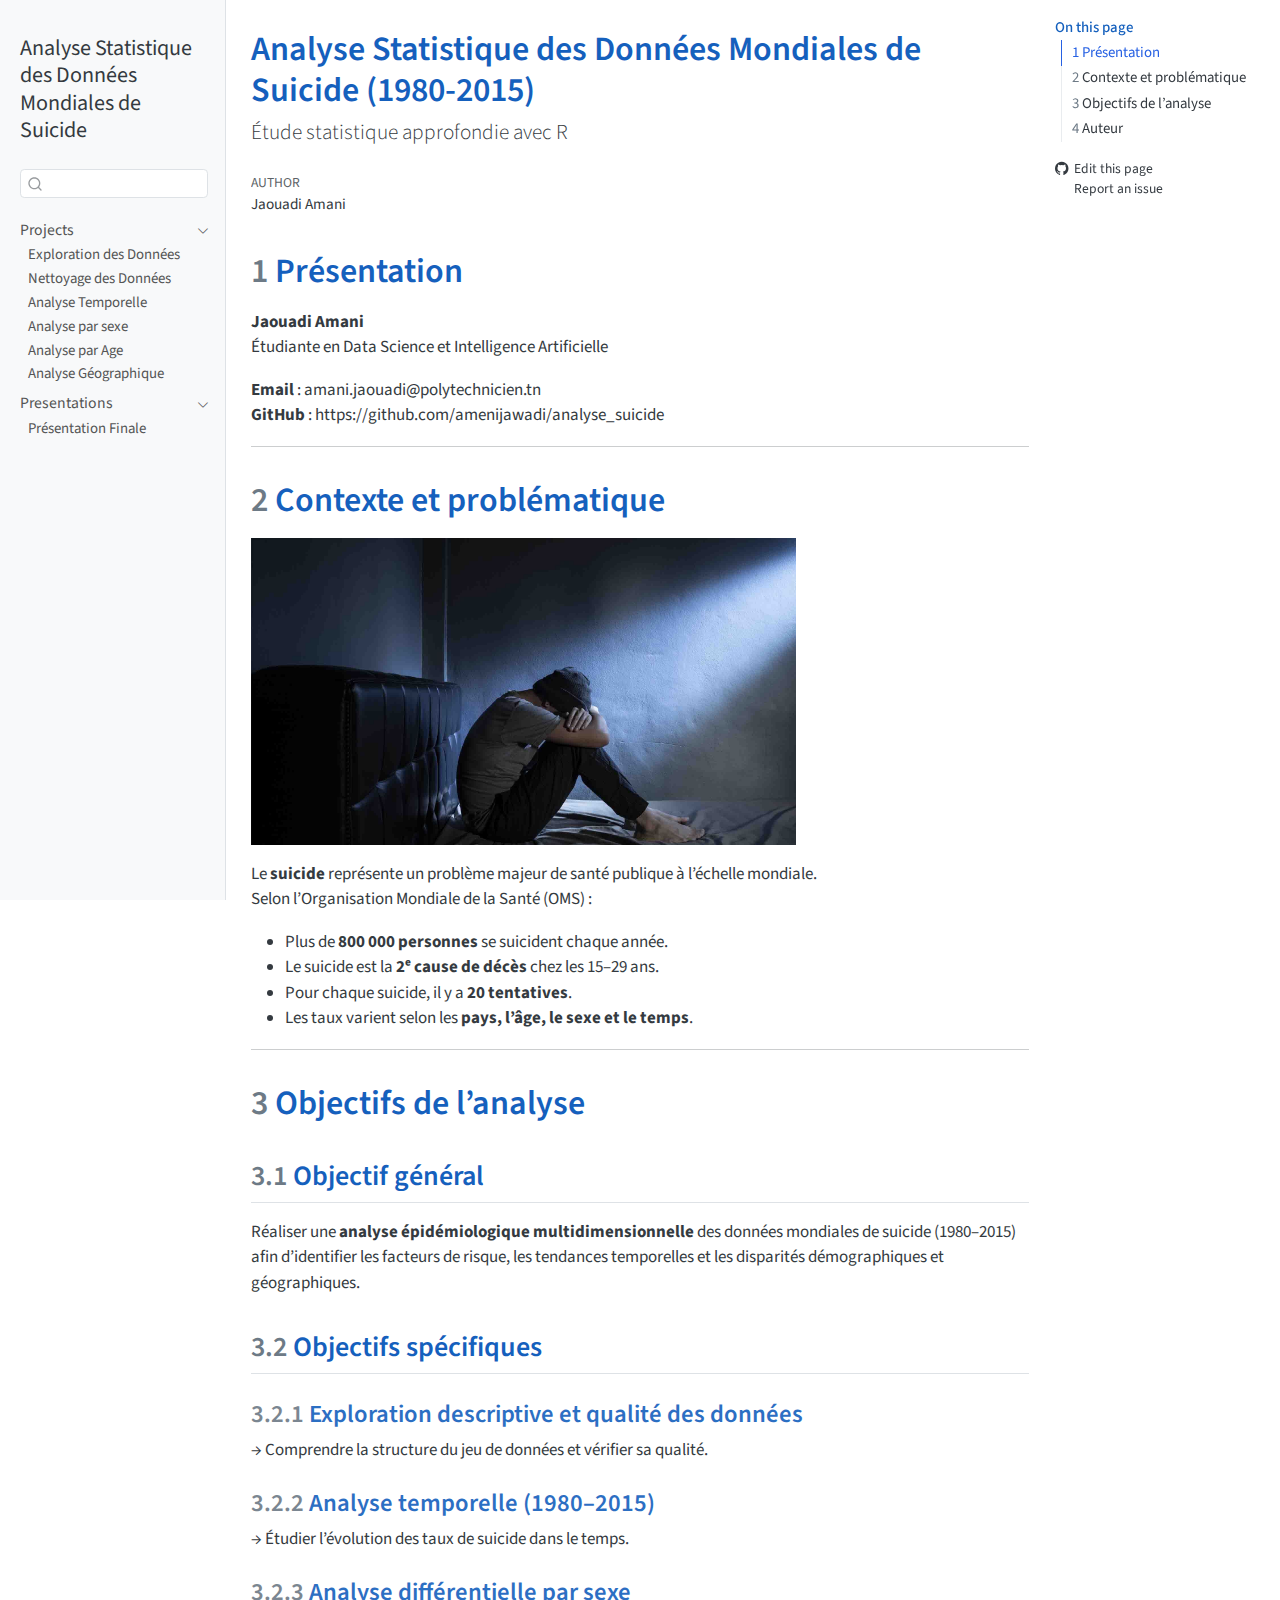
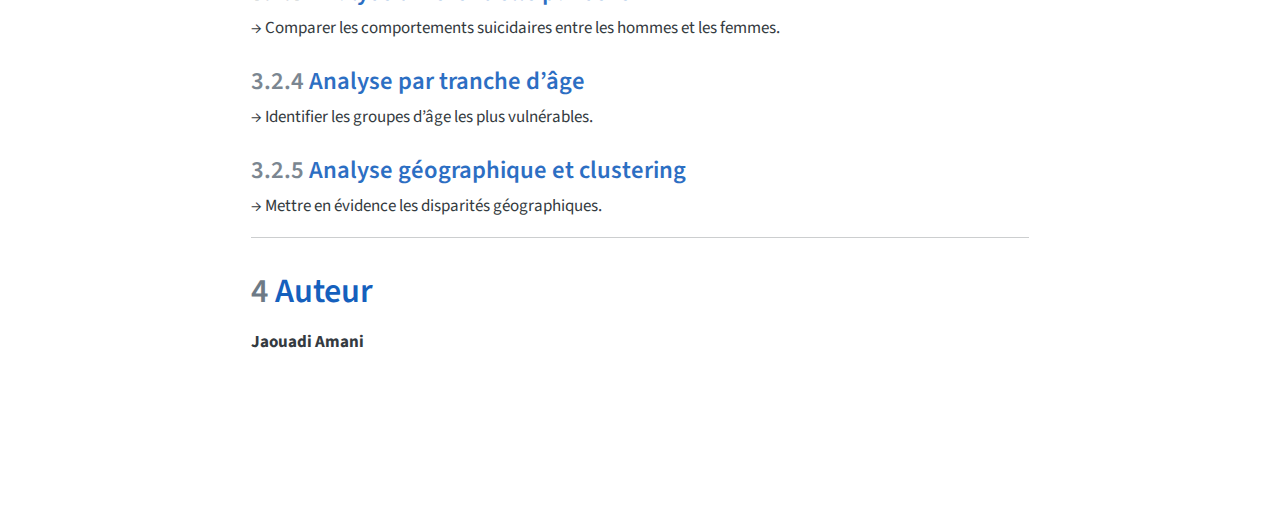
<file: docs/index.html>
<!DOCTYPE html>
<html xmlns="http://www.w3.org/1999/xhtml" lang="en" xml:lang="en"><head>

<meta charset="utf-8">
<meta name="generator" content="quarto-1.8.26">

<meta name="viewport" content="width=device-width, initial-scale=1.0, user-scalable=yes">

<meta name="author" content="Jaouadi Amani">

<title>Analyse Statistique des Données Mondiales de Suicide (1980-2015) – Analyse Statistique des Données Mondiales de Suicide</title>
<style>
code{white-space: pre-wrap;}
span.smallcaps{font-variant: small-caps;}
div.columns{display: flex; gap: min(4vw, 1.5em);}
div.column{flex: auto; overflow-x: auto;}
div.hanging-indent{margin-left: 1.5em; text-indent: -1.5em;}
ul.task-list{list-style: none;}
ul.task-list li input[type="checkbox"] {
  width: 0.8em;
  margin: 0 0.8em 0.2em -1em; /* quarto-specific, see https://github.com/quarto-dev/quarto-cli/issues/4556 */ 
  vertical-align: middle;
}
</style>


<script src="site_libs/quarto-nav/quarto-nav.js"></script>
<script src="site_libs/quarto-nav/headroom.min.js"></script>
<script src="site_libs/clipboard/clipboard.min.js"></script>
<script src="site_libs/quarto-search/autocomplete.umd.js"></script>
<script src="site_libs/quarto-search/fuse.min.js"></script>
<script src="site_libs/quarto-search/quarto-search.js"></script>
<meta name="quarto:offset" content="./">
<script src="site_libs/quarto-html/quarto.js" type="module"></script>
<script src="site_libs/quarto-html/tabsets/tabsets.js" type="module"></script>
<script src="site_libs/quarto-html/axe/axe-check.js" type="module"></script>
<script src="site_libs/quarto-html/popper.min.js"></script>
<script src="site_libs/quarto-html/tippy.umd.min.js"></script>
<script src="site_libs/quarto-html/anchor.min.js"></script>
<link href="site_libs/quarto-html/tippy.css" rel="stylesheet">
<link href="site_libs/quarto-html/quarto-syntax-highlighting-587c61ba64f3a5504c4d52d930310e48.css" rel="stylesheet" id="quarto-text-highlighting-styles">
<script src="site_libs/bootstrap/bootstrap.min.js"></script>
<link href="site_libs/bootstrap/bootstrap-icons.css" rel="stylesheet">
<link href="site_libs/bootstrap/bootstrap-a35d343c8bdbcb87d3b82ed68e48a46c.min.css" rel="stylesheet" append-hash="true" id="quarto-bootstrap" data-mode="light">
<script id="quarto-search-options" type="application/json">{
  "location": "sidebar",
  "copy-button": false,
  "collapse-after": 3,
  "panel-placement": "start",
  "type": "textbox",
  "limit": 50,
  "keyboard-shortcut": [
    "f",
    "/",
    "s"
  ],
  "show-item-context": false,
  "language": {
    "search-no-results-text": "No results",
    "search-matching-documents-text": "matching documents",
    "search-copy-link-title": "Copy link to search",
    "search-hide-matches-text": "Hide additional matches",
    "search-more-match-text": "more match in this document",
    "search-more-matches-text": "more matches in this document",
    "search-clear-button-title": "Clear",
    "search-text-placeholder": "",
    "search-detached-cancel-button-title": "Cancel",
    "search-submit-button-title": "Submit",
    "search-label": "Search"
  }
}</script>


<link rel="stylesheet" href="thpe.css">
<link rel="stylesheet" href="styles.css">
</head>

<body class="nav-sidebar docked quarto-light">

<div id="quarto-search-results"></div>
  <header id="quarto-header" class="headroom fixed-top">
  <nav class="quarto-secondary-nav">
    <div class="container-fluid d-flex">
      <button type="button" class="quarto-btn-toggle btn" data-bs-toggle="collapse" role="button" data-bs-target=".quarto-sidebar-collapse-item" aria-controls="quarto-sidebar" aria-expanded="false" aria-label="Toggle sidebar navigation" onclick="if (window.quartoToggleHeadroom) { window.quartoToggleHeadroom(); }">
        <i class="bi bi-layout-text-sidebar-reverse"></i>
      </button>
        <nav class="quarto-page-breadcrumbs" aria-label="breadcrumb"><ol class="breadcrumb"><li class="breadcrumb-item">
      Analyse Statistique des Données Mondiales de Suicide 
      </li></ol></nav>
        <a class="flex-grow-1" role="navigation" data-bs-toggle="collapse" data-bs-target=".quarto-sidebar-collapse-item" aria-controls="quarto-sidebar" aria-expanded="false" aria-label="Toggle sidebar navigation" onclick="if (window.quartoToggleHeadroom) { window.quartoToggleHeadroom(); }">      
        </a>
      <button type="button" class="btn quarto-search-button" aria-label="Search" onclick="window.quartoOpenSearch();">
        <i class="bi bi-search"></i>
      </button>
    </div>
  </nav>
</header>
<!-- content -->
<div id="quarto-content" class="quarto-container page-columns page-rows-contents page-layout-article">
<!-- sidebar -->
  <nav id="quarto-sidebar" class="sidebar collapse collapse-horizontal quarto-sidebar-collapse-item sidebar-navigation docked overflow-auto">
    <div class="pt-lg-2 mt-2 text-left sidebar-header">
    <div class="sidebar-title mb-0 py-0">
      <a href="./">Analyse Statistique des Données Mondiales de Suicide</a> 
    </div>
      </div>
        <div class="mt-2 flex-shrink-0 align-items-center">
        <div class="sidebar-search">
        <div id="quarto-search" class="" title="Search"></div>
        </div>
        </div>
    <div class="sidebar-menu-container"> 
    <ul class="list-unstyled mt-1">
        <li class="sidebar-item sidebar-item-section">
      <div class="sidebar-item-container"> 
            <a class="sidebar-item-text sidebar-link text-start" data-bs-toggle="collapse" data-bs-target="#quarto-sidebar-section-1" role="navigation" aria-expanded="true">
 <span class="menu-text">Projects</span></a>
          <a class="sidebar-item-toggle text-start" data-bs-toggle="collapse" data-bs-target="#quarto-sidebar-section-1" role="navigation" aria-expanded="true" aria-label="Toggle section">
            <i class="bi bi-chevron-right ms-2"></i>
          </a> 
      </div>
      <ul id="quarto-sidebar-section-1" class="collapse list-unstyled sidebar-section depth1 show">  
          <li class="sidebar-item">
  <div class="sidebar-item-container"> 
  <a href="./qmd/01_exploration.html" class="sidebar-item-text sidebar-link">
 <span class="menu-text">Exploration des Données</span></a>
  </div>
</li>
          <li class="sidebar-item">
  <div class="sidebar-item-container"> 
  <a href="./qmd/02_nettoyage.html" class="sidebar-item-text sidebar-link">
 <span class="menu-text">Nettoyage des Données</span></a>
  </div>
</li>
          <li class="sidebar-item">
  <div class="sidebar-item-container"> 
  <a href="./qmd/03_analyse_temporelle.html" class="sidebar-item-text sidebar-link">
 <span class="menu-text">Analyse Temporelle</span></a>
  </div>
</li>
          <li class="sidebar-item">
  <div class="sidebar-item-container"> 
  <a href="./qmd/04_analyse_sexe.html" class="sidebar-item-text sidebar-link">
 <span class="menu-text">Analyse par sexe</span></a>
  </div>
</li>
          <li class="sidebar-item">
  <div class="sidebar-item-container"> 
  <a href="./qmd/05_analyse_age.html" class="sidebar-item-text sidebar-link">
 <span class="menu-text">Analyse par Age</span></a>
  </div>
</li>
          <li class="sidebar-item">
  <div class="sidebar-item-container"> 
  <a href="./qmd/06_analyse_geographique.html" class="sidebar-item-text sidebar-link">
 <span class="menu-text">Analyse Géographique</span></a>
  </div>
</li>
      </ul>
  </li>
        <li class="sidebar-item sidebar-item-section">
      <div class="sidebar-item-container"> 
            <a class="sidebar-item-text sidebar-link text-start" data-bs-toggle="collapse" data-bs-target="#quarto-sidebar-section-2" role="navigation" aria-expanded="true">
 <span class="menu-text">Presentations</span></a>
          <a class="sidebar-item-toggle text-start" data-bs-toggle="collapse" data-bs-target="#quarto-sidebar-section-2" role="navigation" aria-expanded="true" aria-label="Toggle section">
            <i class="bi bi-chevron-right ms-2"></i>
          </a> 
      </div>
      <ul id="quarto-sidebar-section-2" class="collapse list-unstyled sidebar-section depth1 show">  
          <li class="sidebar-item">
  <div class="sidebar-item-container"> 
  <a href="./qmd/presentation.html" class="sidebar-item-text sidebar-link">
 <span class="menu-text">Présentation Finale</span></a>
  </div>
</li>
      </ul>
  </li>
    </ul>
    </div>
</nav>
<div id="quarto-sidebar-glass" class="quarto-sidebar-collapse-item" data-bs-toggle="collapse" data-bs-target=".quarto-sidebar-collapse-item"></div>
<!-- margin-sidebar -->
    <div id="quarto-margin-sidebar" class="sidebar margin-sidebar">
        <nav id="TOC" role="doc-toc" class="toc-active">
    <h2 id="toc-title">On this page</h2>
   
  <ul>
  <li><a href="#présentation" id="toc-présentation" class="nav-link active" data-scroll-target="#présentation"><span class="header-section-number">1</span> Présentation</a></li>
  <li><a href="#contexte-et-problématique" id="toc-contexte-et-problématique" class="nav-link" data-scroll-target="#contexte-et-problématique"><span class="header-section-number">2</span> Contexte et problématique</a></li>
  <li><a href="#objectifs-de-lanalyse" id="toc-objectifs-de-lanalyse" class="nav-link" data-scroll-target="#objectifs-de-lanalyse"><span class="header-section-number">3</span> Objectifs de l’analyse</a>
  <ul class="collapse">
  <li><a href="#objectif-général" id="toc-objectif-général" class="nav-link" data-scroll-target="#objectif-général"><span class="header-section-number">3.1</span> Objectif général</a></li>
  <li><a href="#objectifs-spécifiques" id="toc-objectifs-spécifiques" class="nav-link" data-scroll-target="#objectifs-spécifiques"><span class="header-section-number">3.2</span> Objectifs spécifiques</a>
  <ul class="collapse">
  <li><a href="#exploration-descriptive-et-qualité-des-données" id="toc-exploration-descriptive-et-qualité-des-données" class="nav-link" data-scroll-target="#exploration-descriptive-et-qualité-des-données"><span class="header-section-number">3.2.1</span> Exploration descriptive et qualité des données</a></li>
  <li><a href="#analyse-temporelle-19802015" id="toc-analyse-temporelle-19802015" class="nav-link" data-scroll-target="#analyse-temporelle-19802015"><span class="header-section-number">3.2.2</span> Analyse temporelle (1980–2015)</a></li>
  <li><a href="#analyse-différentielle-par-sexe" id="toc-analyse-différentielle-par-sexe" class="nav-link" data-scroll-target="#analyse-différentielle-par-sexe"><span class="header-section-number">3.2.3</span> Analyse différentielle par sexe</a></li>
  <li><a href="#analyse-par-tranche-dâge" id="toc-analyse-par-tranche-dâge" class="nav-link" data-scroll-target="#analyse-par-tranche-dâge"><span class="header-section-number">3.2.4</span> Analyse par tranche d’âge</a></li>
  <li><a href="#analyse-géographique-et-clustering" id="toc-analyse-géographique-et-clustering" class="nav-link" data-scroll-target="#analyse-géographique-et-clustering"><span class="header-section-number">3.2.5</span> Analyse géographique et clustering</a></li>
  </ul></li>
  </ul></li>
  <li><a href="#auteur" id="toc-auteur" class="nav-link" data-scroll-target="#auteur"><span class="header-section-number">4</span> Auteur</a></li>
  </ul>
<div class="toc-actions"><ul><li><a href="https://github.com/amenijawadi/analyse_suicide/edit/main/index.qmd" class="toc-action"><i class="bi bi-github"></i>Edit this page</a></li><li><a href="https://github.com/amenijawadi/analyse_suicide/issues/new" class="toc-action"><i class="bi empty"></i>Report an issue</a></li></ul></div></nav>
    </div>
<!-- main -->
<main class="content" id="quarto-document-content">

<header id="title-block-header" class="quarto-title-block default">
<div class="quarto-title">
<h1 class="title">Analyse Statistique des Données Mondiales de Suicide (1980-2015)</h1>
<p class="subtitle lead">Étude statistique approfondie avec R</p>
</div>



<div class="quarto-title-meta">

    <div>
    <div class="quarto-title-meta-heading">Author</div>
    <div class="quarto-title-meta-contents">
             <p>Jaouadi Amani </p>
          </div>
  </div>
    
  
    
  </div>
  


</header>


<section id="présentation" class="level1" data-number="1">
<h1 data-number="1"><span class="header-section-number">1</span> Présentation</h1>
<p><strong>Jaouadi Amani</strong><br>
Étudiante en Data Science et Intelligence Artificielle</p>
<p><strong>Email</strong> : amani.jaouadi@polytechnicien.tn<br>
<strong>GitHub</strong> : https://github.com/amenijawadi/analyse_suicide</p>
<hr>
</section>
<section id="contexte-et-problématique" class="level1" data-number="2">
<h1 data-number="2"><span class="header-section-number">2</span> Contexte et problématique</h1>
<p><img src="img/idees-suicidaires.jpg" class="img-fluid" style="width:70.0%"></p>
<p>Le <strong>suicide</strong> représente un problème majeur de santé publique à l’échelle mondiale.<br>
Selon l’Organisation Mondiale de la Santé (OMS) :</p>
<ul>
<li>Plus de <strong>800 000 personnes</strong> se suicident chaque année.</li>
<li>Le suicide est la <strong>2ᵉ cause de décès</strong> chez les 15–29 ans.</li>
<li>Pour chaque suicide, il y a <strong>20 tentatives</strong>.</li>
<li>Les taux varient selon les <strong>pays, l’âge, le sexe et le temps</strong>.</li>
</ul>
<hr>
</section>
<section id="objectifs-de-lanalyse" class="level1" data-number="3">
<h1 data-number="3"><span class="header-section-number">3</span> Objectifs de l’analyse</h1>
<section id="objectif-général" class="level2" data-number="3.1">
<h2 data-number="3.1" class="anchored" data-anchor-id="objectif-général"><span class="header-section-number">3.1</span> Objectif général</h2>
<p>Réaliser une <strong>analyse épidémiologique multidimensionnelle</strong> des données mondiales de suicide (1980–2015) afin d’identifier les facteurs de risque, les tendances temporelles et les disparités démographiques et géographiques.</p>
</section>
<section id="objectifs-spécifiques" class="level2" data-number="3.2">
<h2 data-number="3.2" class="anchored" data-anchor-id="objectifs-spécifiques"><span class="header-section-number">3.2</span> Objectifs spécifiques</h2>
<section id="exploration-descriptive-et-qualité-des-données" class="level3" data-number="3.2.1">
<h3 data-number="3.2.1" class="anchored" data-anchor-id="exploration-descriptive-et-qualité-des-données"><span class="header-section-number">3.2.1</span> Exploration descriptive et qualité des données</h3>
<p>→ Comprendre la structure du jeu de données et vérifier sa qualité.</p>
</section>
<section id="analyse-temporelle-19802015" class="level3" data-number="3.2.2">
<h3 data-number="3.2.2" class="anchored" data-anchor-id="analyse-temporelle-19802015"><span class="header-section-number">3.2.2</span> Analyse temporelle (1980–2015)</h3>
<p>→ Étudier l’évolution des taux de suicide dans le temps.</p>
</section>
<section id="analyse-différentielle-par-sexe" class="level3" data-number="3.2.3">
<h3 data-number="3.2.3" class="anchored" data-anchor-id="analyse-différentielle-par-sexe"><span class="header-section-number">3.2.3</span> Analyse différentielle par sexe</h3>
<p>→ Comparer les comportements suicidaires entre les hommes et les femmes.</p>
</section>
<section id="analyse-par-tranche-dâge" class="level3" data-number="3.2.4">
<h3 data-number="3.2.4" class="anchored" data-anchor-id="analyse-par-tranche-dâge"><span class="header-section-number">3.2.4</span> Analyse par tranche d’âge</h3>
<p>→ Identifier les groupes d’âge les plus vulnérables.</p>
</section>
<section id="analyse-géographique-et-clustering" class="level3" data-number="3.2.5">
<h3 data-number="3.2.5" class="anchored" data-anchor-id="analyse-géographique-et-clustering"><span class="header-section-number">3.2.5</span> Analyse géographique et clustering</h3>
<p>→ Mettre en évidence les disparités géographiques.</p>
<hr>
</section>
</section>
</section>
<section id="auteur" class="level1" data-number="4">
<h1 data-number="4"><span class="header-section-number">4</span> Auteur</h1>
<p><strong>Jaouadi Amani</strong></p>


</section>

</main> <!-- /main -->
<script id="quarto-html-after-body" type="application/javascript">
  window.document.addEventListener("DOMContentLoaded", function (event) {
    const icon = "";
    const anchorJS = new window.AnchorJS();
    anchorJS.options = {
      placement: 'right',
      icon: icon
    };
    anchorJS.add('.anchored');
    const isCodeAnnotation = (el) => {
      for (const clz of el.classList) {
        if (clz.startsWith('code-annotation-')) {                     
          return true;
        }
      }
      return false;
    }
    const onCopySuccess = function(e) {
      // button target
      const button = e.trigger;
      // don't keep focus
      button.blur();
      // flash "checked"
      button.classList.add('code-copy-button-checked');
      var currentTitle = button.getAttribute("title");
      button.setAttribute("title", "Copied!");
      let tooltip;
      if (window.bootstrap) {
        button.setAttribute("data-bs-toggle", "tooltip");
        button.setAttribute("data-bs-placement", "left");
        button.setAttribute("data-bs-title", "Copied!");
        tooltip = new bootstrap.Tooltip(button, 
          { trigger: "manual", 
            customClass: "code-copy-button-tooltip",
            offset: [0, -8]});
        tooltip.show();    
      }
      setTimeout(function() {
        if (tooltip) {
          tooltip.hide();
          button.removeAttribute("data-bs-title");
          button.removeAttribute("data-bs-toggle");
          button.removeAttribute("data-bs-placement");
        }
        button.setAttribute("title", currentTitle);
        button.classList.remove('code-copy-button-checked');
      }, 1000);
      // clear code selection
      e.clearSelection();
    }
    const getTextToCopy = function(trigger) {
      const outerScaffold = trigger.parentElement.cloneNode(true);
      const codeEl = outerScaffold.querySelector('code');
      for (const childEl of codeEl.children) {
        if (isCodeAnnotation(childEl)) {
          childEl.remove();
        }
      }
      return codeEl.innerText;
    }
    const clipboard = new window.ClipboardJS('.code-copy-button:not([data-in-quarto-modal])', {
      text: getTextToCopy
    });
    clipboard.on('success', onCopySuccess);
    if (window.document.getElementById('quarto-embedded-source-code-modal')) {
      const clipboardModal = new window.ClipboardJS('.code-copy-button[data-in-quarto-modal]', {
        text: getTextToCopy,
        container: window.document.getElementById('quarto-embedded-source-code-modal')
      });
      clipboardModal.on('success', onCopySuccess);
    }
      var localhostRegex = new RegExp(/^(?:http|https):\/\/localhost\:?[0-9]*\//);
      var mailtoRegex = new RegExp(/^mailto:/);
        var filterRegex = new RegExp("https:\/\/amenijawadi\.github\.io\/analyse_suicide\/");
      var isInternal = (href) => {
          return filterRegex.test(href) || localhostRegex.test(href) || mailtoRegex.test(href);
      }
      // Inspect non-navigation links and adorn them if external
     var links = window.document.querySelectorAll('a[href]:not(.nav-link):not(.navbar-brand):not(.toc-action):not(.sidebar-link):not(.sidebar-item-toggle):not(.pagination-link):not(.no-external):not([aria-hidden]):not(.dropdown-item):not(.quarto-navigation-tool):not(.about-link)');
      for (var i=0; i<links.length; i++) {
        const link = links[i];
        if (!isInternal(link.href)) {
          // undo the damage that might have been done by quarto-nav.js in the case of
          // links that we want to consider external
          if (link.dataset.originalHref !== undefined) {
            link.href = link.dataset.originalHref;
          }
        }
      }
    function tippyHover(el, contentFn, onTriggerFn, onUntriggerFn) {
      const config = {
        allowHTML: true,
        maxWidth: 500,
        delay: 100,
        arrow: false,
        appendTo: function(el) {
            return el.parentElement;
        },
        interactive: true,
        interactiveBorder: 10,
        theme: 'quarto',
        placement: 'bottom-start',
      };
      if (contentFn) {
        config.content = contentFn;
      }
      if (onTriggerFn) {
        config.onTrigger = onTriggerFn;
      }
      if (onUntriggerFn) {
        config.onUntrigger = onUntriggerFn;
      }
      window.tippy(el, config); 
    }
    const noterefs = window.document.querySelectorAll('a[role="doc-noteref"]');
    for (var i=0; i<noterefs.length; i++) {
      const ref = noterefs[i];
      tippyHover(ref, function() {
        // use id or data attribute instead here
        let href = ref.getAttribute('data-footnote-href') || ref.getAttribute('href');
        try { href = new URL(href).hash; } catch {}
        const id = href.replace(/^#\/?/, "");
        const note = window.document.getElementById(id);
        if (note) {
          return note.innerHTML;
        } else {
          return "";
        }
      });
    }
    const xrefs = window.document.querySelectorAll('a.quarto-xref');
    const processXRef = (id, note) => {
      // Strip column container classes
      const stripColumnClz = (el) => {
        el.classList.remove("page-full", "page-columns");
        if (el.children) {
          for (const child of el.children) {
            stripColumnClz(child);
          }
        }
      }
      stripColumnClz(note)
      if (id === null || id.startsWith('sec-')) {
        // Special case sections, only their first couple elements
        const container = document.createElement("div");
        if (note.children && note.children.length > 2) {
          container.appendChild(note.children[0].cloneNode(true));
          for (let i = 1; i < note.children.length; i++) {
            const child = note.children[i];
            if (child.tagName === "P" && child.innerText === "") {
              continue;
            } else {
              container.appendChild(child.cloneNode(true));
              break;
            }
          }
          if (window.Quarto?.typesetMath) {
            window.Quarto.typesetMath(container);
          }
          return container.innerHTML
        } else {
          if (window.Quarto?.typesetMath) {
            window.Quarto.typesetMath(note);
          }
          return note.innerHTML;
        }
      } else {
        // Remove any anchor links if they are present
        const anchorLink = note.querySelector('a.anchorjs-link');
        if (anchorLink) {
          anchorLink.remove();
        }
        if (window.Quarto?.typesetMath) {
          window.Quarto.typesetMath(note);
        }
        if (note.classList.contains("callout")) {
          return note.outerHTML;
        } else {
          return note.innerHTML;
        }
      }
    }
    for (var i=0; i<xrefs.length; i++) {
      const xref = xrefs[i];
      tippyHover(xref, undefined, function(instance) {
        instance.disable();
        let url = xref.getAttribute('href');
        let hash = undefined; 
        if (url.startsWith('#')) {
          hash = url;
        } else {
          try { hash = new URL(url).hash; } catch {}
        }
        if (hash) {
          const id = hash.replace(/^#\/?/, "");
          const note = window.document.getElementById(id);
          if (note !== null) {
            try {
              const html = processXRef(id, note.cloneNode(true));
              instance.setContent(html);
            } finally {
              instance.enable();
              instance.show();
            }
          } else {
            // See if we can fetch this
            fetch(url.split('#')[0])
            .then(res => res.text())
            .then(html => {
              const parser = new DOMParser();
              const htmlDoc = parser.parseFromString(html, "text/html");
              const note = htmlDoc.getElementById(id);
              if (note !== null) {
                const html = processXRef(id, note);
                instance.setContent(html);
              } 
            }).finally(() => {
              instance.enable();
              instance.show();
            });
          }
        } else {
          // See if we can fetch a full url (with no hash to target)
          // This is a special case and we should probably do some content thinning / targeting
          fetch(url)
          .then(res => res.text())
          .then(html => {
            const parser = new DOMParser();
            const htmlDoc = parser.parseFromString(html, "text/html");
            const note = htmlDoc.querySelector('main.content');
            if (note !== null) {
              // This should only happen for chapter cross references
              // (since there is no id in the URL)
              // remove the first header
              if (note.children.length > 0 && note.children[0].tagName === "HEADER") {
                note.children[0].remove();
              }
              const html = processXRef(null, note);
              instance.setContent(html);
            } 
          }).finally(() => {
            instance.enable();
            instance.show();
          });
        }
      }, function(instance) {
      });
    }
        let selectedAnnoteEl;
        const selectorForAnnotation = ( cell, annotation) => {
          let cellAttr = 'data-code-cell="' + cell + '"';
          let lineAttr = 'data-code-annotation="' +  annotation + '"';
          const selector = 'span[' + cellAttr + '][' + lineAttr + ']';
          return selector;
        }
        const selectCodeLines = (annoteEl) => {
          const doc = window.document;
          const targetCell = annoteEl.getAttribute("data-target-cell");
          const targetAnnotation = annoteEl.getAttribute("data-target-annotation");
          const annoteSpan = window.document.querySelector(selectorForAnnotation(targetCell, targetAnnotation));
          const lines = annoteSpan.getAttribute("data-code-lines").split(",");
          const lineIds = lines.map((line) => {
            return targetCell + "-" + line;
          })
          let top = null;
          let height = null;
          let parent = null;
          if (lineIds.length > 0) {
              //compute the position of the single el (top and bottom and make a div)
              const el = window.document.getElementById(lineIds[0]);
              top = el.offsetTop;
              height = el.offsetHeight;
              parent = el.parentElement.parentElement;
            if (lineIds.length > 1) {
              const lastEl = window.document.getElementById(lineIds[lineIds.length - 1]);
              const bottom = lastEl.offsetTop + lastEl.offsetHeight;
              height = bottom - top;
            }
            if (top !== null && height !== null && parent !== null) {
              // cook up a div (if necessary) and position it 
              let div = window.document.getElementById("code-annotation-line-highlight");
              if (div === null) {
                div = window.document.createElement("div");
                div.setAttribute("id", "code-annotation-line-highlight");
                div.style.position = 'absolute';
                parent.appendChild(div);
              }
              div.style.top = top - 2 + "px";
              div.style.height = height + 4 + "px";
              div.style.left = 0;
              let gutterDiv = window.document.getElementById("code-annotation-line-highlight-gutter");
              if (gutterDiv === null) {
                gutterDiv = window.document.createElement("div");
                gutterDiv.setAttribute("id", "code-annotation-line-highlight-gutter");
                gutterDiv.style.position = 'absolute';
                const codeCell = window.document.getElementById(targetCell);
                const gutter = codeCell.querySelector('.code-annotation-gutter');
                gutter.appendChild(gutterDiv);
              }
              gutterDiv.style.top = top - 2 + "px";
              gutterDiv.style.height = height + 4 + "px";
            }
            selectedAnnoteEl = annoteEl;
          }
        };
        const unselectCodeLines = () => {
          const elementsIds = ["code-annotation-line-highlight", "code-annotation-line-highlight-gutter"];
          elementsIds.forEach((elId) => {
            const div = window.document.getElementById(elId);
            if (div) {
              div.remove();
            }
          });
          selectedAnnoteEl = undefined;
        };
          // Handle positioning of the toggle
      window.addEventListener(
        "resize",
        throttle(() => {
          elRect = undefined;
          if (selectedAnnoteEl) {
            selectCodeLines(selectedAnnoteEl);
          }
        }, 10)
      );
      function throttle(fn, ms) {
      let throttle = false;
      let timer;
        return (...args) => {
          if(!throttle) { // first call gets through
              fn.apply(this, args);
              throttle = true;
          } else { // all the others get throttled
              if(timer) clearTimeout(timer); // cancel #2
              timer = setTimeout(() => {
                fn.apply(this, args);
                timer = throttle = false;
              }, ms);
          }
        };
      }
        // Attach click handler to the DT
        const annoteDls = window.document.querySelectorAll('dt[data-target-cell]');
        for (const annoteDlNode of annoteDls) {
          annoteDlNode.addEventListener('click', (event) => {
            const clickedEl = event.target;
            if (clickedEl !== selectedAnnoteEl) {
              unselectCodeLines();
              const activeEl = window.document.querySelector('dt[data-target-cell].code-annotation-active');
              if (activeEl) {
                activeEl.classList.remove('code-annotation-active');
              }
              selectCodeLines(clickedEl);
              clickedEl.classList.add('code-annotation-active');
            } else {
              // Unselect the line
              unselectCodeLines();
              clickedEl.classList.remove('code-annotation-active');
            }
          });
        }
    const findCites = (el) => {
      const parentEl = el.parentElement;
      if (parentEl) {
        const cites = parentEl.dataset.cites;
        if (cites) {
          return {
            el,
            cites: cites.split(' ')
          };
        } else {
          return findCites(el.parentElement)
        }
      } else {
        return undefined;
      }
    };
    var bibliorefs = window.document.querySelectorAll('a[role="doc-biblioref"]');
    for (var i=0; i<bibliorefs.length; i++) {
      const ref = bibliorefs[i];
      const citeInfo = findCites(ref);
      if (citeInfo) {
        tippyHover(citeInfo.el, function() {
          var popup = window.document.createElement('div');
          citeInfo.cites.forEach(function(cite) {
            var citeDiv = window.document.createElement('div');
            citeDiv.classList.add('hanging-indent');
            citeDiv.classList.add('csl-entry');
            var biblioDiv = window.document.getElementById('ref-' + cite);
            if (biblioDiv) {
              citeDiv.innerHTML = biblioDiv.innerHTML;
            }
            popup.appendChild(citeDiv);
          });
          return popup.innerHTML;
        });
      }
    }
  });
  </script>
</div> <!-- /content -->




<footer class="footer"><div class="nav-footer"><div class="nav-footer-center"><div class="toc-actions d-sm-block d-md-none"><ul><li><a href="https://github.com/amenijawadi/analyse_suicide/edit/main/index.qmd" class="toc-action"><i class="bi bi-github"></i>Edit this page</a></li><li><a href="https://github.com/amenijawadi/analyse_suicide/issues/new" class="toc-action"><i class="bi empty"></i>Report an issue</a></li></ul></div></div></div></footer></body></html>
</file>
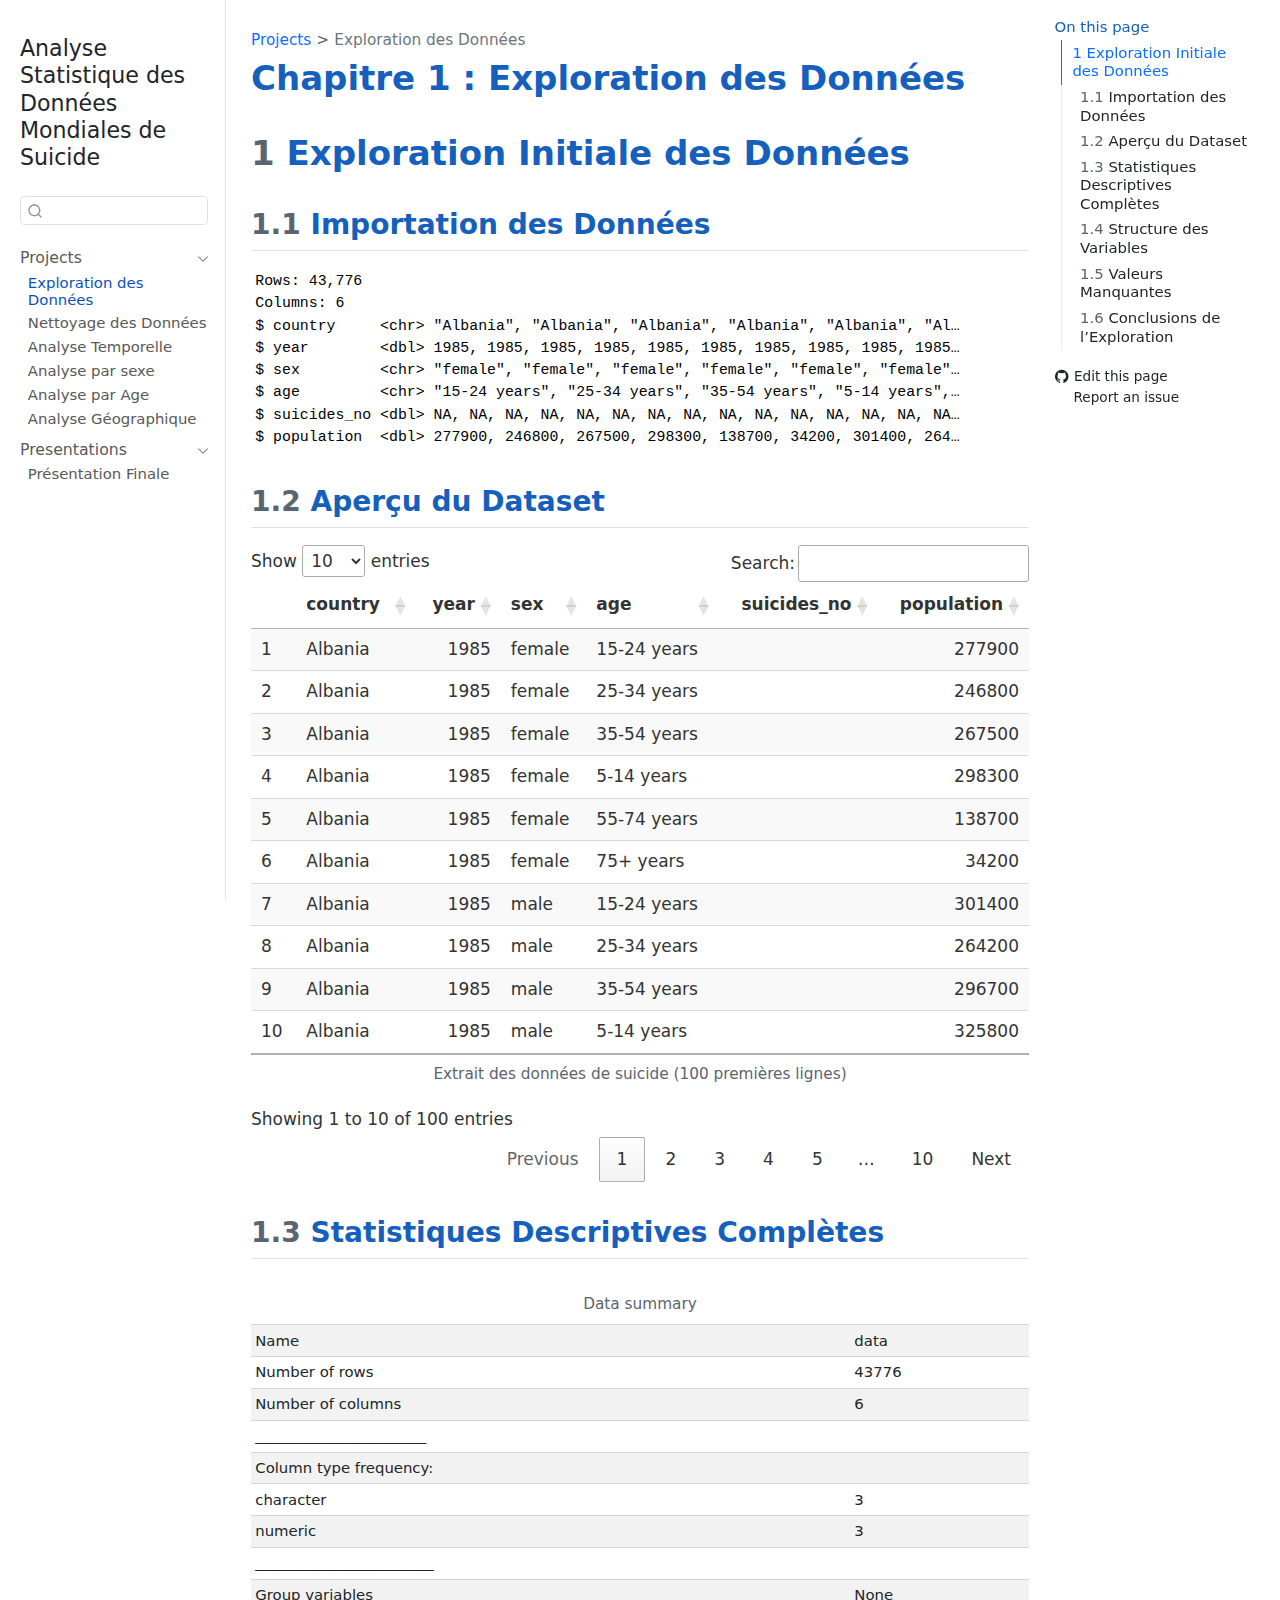
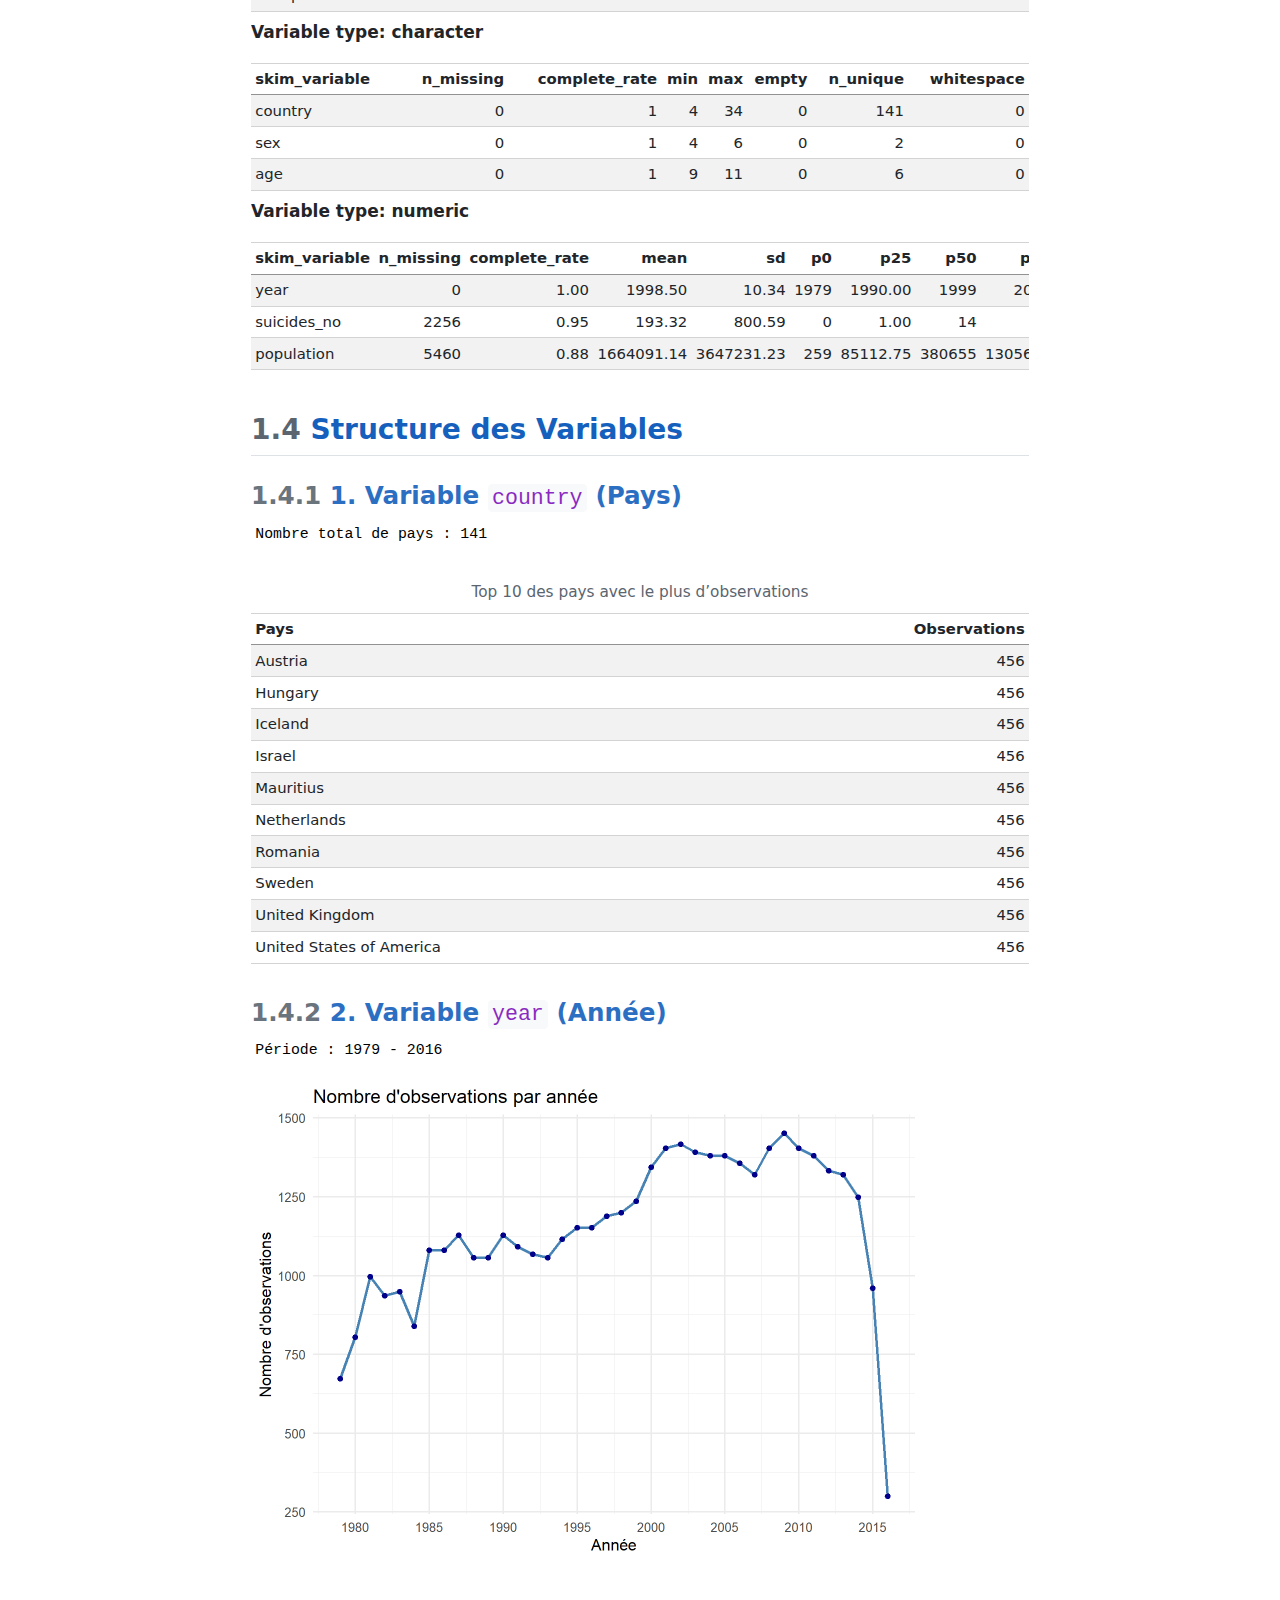
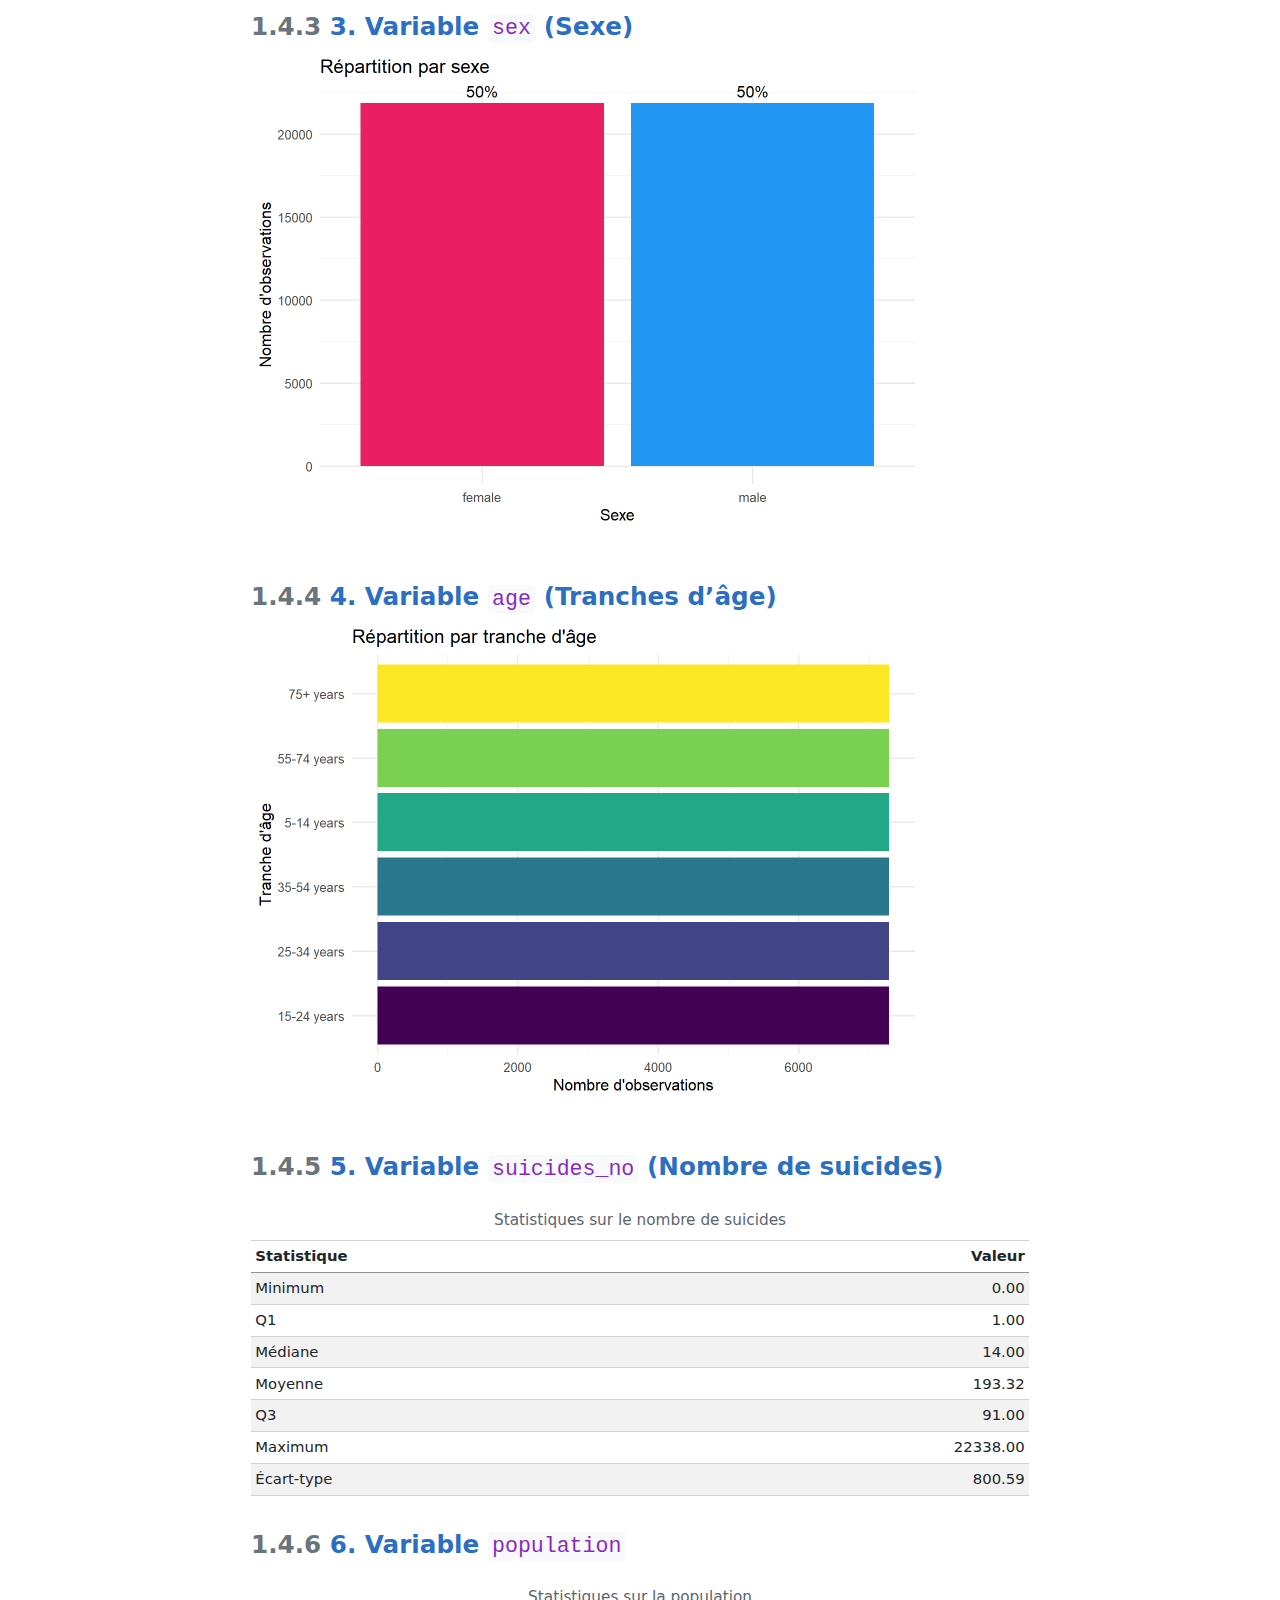
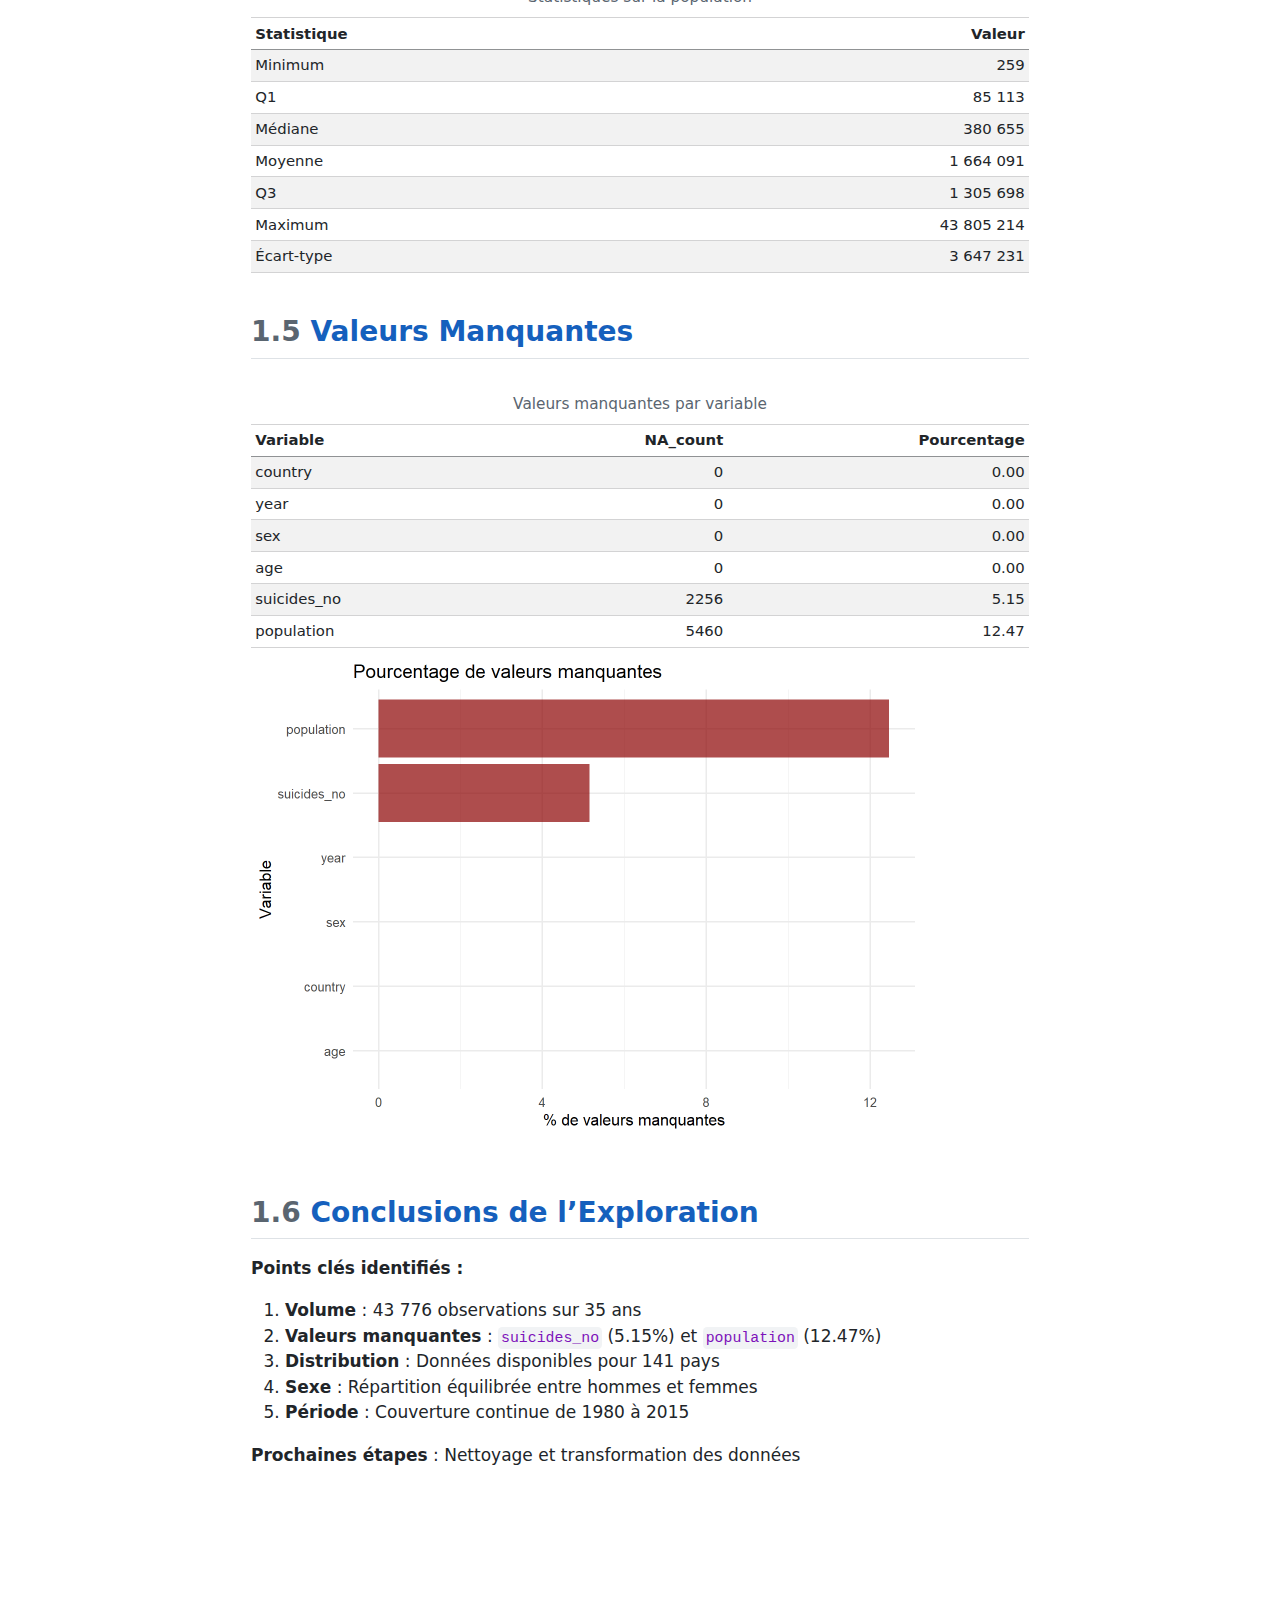
<file: docs/qmd/01_exploration.html>
<!DOCTYPE html>
<html xmlns="http://www.w3.org/1999/xhtml" lang="en" xml:lang="en"><head>
<meta http-equiv="Content-Type" content="text/html; charset=UTF-8">
<meta charset="utf-8">
<meta name="generator" content="quarto-1.8.26">
<meta name="viewport" content="width=device-width, initial-scale=1.0, user-scalable=yes">
<title>Chapitre 1 : Exploration des Données – Analyse Statistique des Données Mondiales de Suicide</title>
<style>
code{white-space: pre-wrap;}
span.smallcaps{font-variant: small-caps;}
div.columns{display: flex; gap: min(4vw, 1.5em);}
div.column{flex: auto; overflow-x: auto;}
div.hanging-indent{margin-left: 1.5em; text-indent: -1.5em;}
ul.task-list{list-style: none;}
ul.task-list li input[type="checkbox"] {
  width: 0.8em;
  margin: 0 0.8em 0.2em -1em; /* quarto-specific, see https://github.com/quarto-dev/quarto-cli/issues/4556 */ 
  vertical-align: middle;
}
</style>

<script src="../site_libs/quarto-nav/quarto-nav.js"></script>
<script src="../site_libs/quarto-nav/headroom.min.js"></script>
<script src="../site_libs/clipboard/clipboard.min.js"></script>
<script src="../site_libs/quarto-search/autocomplete.umd.js"></script>
<script src="../site_libs/quarto-search/fuse.min.js"></script>
<script src="../site_libs/quarto-search/quarto-search.js"></script>
<meta name="quarto:offset" content="../">
<script src="../site_libs/quarto-html/quarto.js" type="module"></script>
<script src="../site_libs/quarto-html/tabsets/tabsets.js" type="module"></script>
<script src="../site_libs/quarto-html/axe/axe-check.js" type="module"></script>
<script src="../site_libs/quarto-html/popper.min.js"></script>
<script src="../site_libs/quarto-html/tippy.umd.min.js"></script>
<script src="../site_libs/quarto-html/anchor.min.js"></script>
<link href="../site_libs/quarto-html/tippy.css" rel="stylesheet">
<link href="../site_libs/quarto-html/quarto-syntax-highlighting-587c61ba64f3a5504c4d52d930310e48.css" rel="stylesheet" id="quarto-text-highlighting-styles">
<script src="../site_libs/bootstrap/bootstrap.min.js"></script>
<link href="../site_libs/bootstrap/bootstrap-icons.css" rel="stylesheet">
<link href="../site_libs/bootstrap/bootstrap-30ae6b2e5328ac7375bd033934d6d19c.min.css" rel="stylesheet" append-hash="true" id="quarto-bootstrap" data-mode="light"><script id="quarto-search-options" type="application/json">{
  "location": "sidebar",
  "copy-button": false,
  "collapse-after": 3,
  "panel-placement": "start",
  "type": "textbox",
  "limit": 50,
  "keyboard-shortcut": [
    "f",
    "/",
    "s"
  ],
  "show-item-context": false,
  "language": {
    "search-no-results-text": "No results",
    "search-matching-documents-text": "matching documents",
    "search-copy-link-title": "Copy link to search",
    "search-hide-matches-text": "Hide additional matches",
    "search-more-match-text": "more match in this document",
    "search-more-matches-text": "more matches in this document",
    "search-clear-button-title": "Clear",
    "search-text-placeholder": "",
    "search-detached-cancel-button-title": "Cancel",
    "search-submit-button-title": "Submit",
    "search-label": "Search"
  }
}</script><link href="../site_libs/htmltools-fill-0.5.8.1/fill.css" rel="stylesheet">
<script src="../site_libs/htmlwidgets-1.6.4/htmlwidgets.js"></script><link href="../site_libs/datatables-css-0.0.0/datatables-crosstalk.css" rel="stylesheet">
<script src="../site_libs/datatables-binding-0.34.0/datatables.js"></script><script src="../site_libs/jquery-3.6.0/jquery-3.6.0.min.js"></script><link href="../site_libs/dt-core-1.13.6/css/jquery.dataTables.min.css" rel="stylesheet">
<link href="../site_libs/dt-core-1.13.6/css/jquery.dataTables.extra.css" rel="stylesheet">
<script src="../site_libs/dt-core-1.13.6/js/jquery.dataTables.min.js"></script><link href="../site_libs/crosstalk-1.2.2/css/crosstalk.min.css" rel="stylesheet">
<script src="../site_libs/crosstalk-1.2.2/js/crosstalk.min.js"></script><link rel="stylesheet" href="../thpe.css">
</head>
<body class="nav-sidebar docked quarto-light">

<div id="quarto-search-results"></div>
  <header id="quarto-header" class="headroom fixed-top"><nav class="quarto-secondary-nav"><div class="container-fluid d-flex">
      <button type="button" class="quarto-btn-toggle btn" data-bs-toggle="collapse" role="button" data-bs-target=".quarto-sidebar-collapse-item" aria-controls="quarto-sidebar" aria-expanded="false" aria-label="Toggle sidebar navigation" onclick="if (window.quartoToggleHeadroom) { window.quartoToggleHeadroom(); }">
        <i class="bi bi-layout-text-sidebar-reverse"></i>
      </button>
        <nav class="quarto-page-breadcrumbs" aria-label="breadcrumb"><ol class="breadcrumb"><li class="breadcrumb-item"><a href="../qmd/01_exploration.html">Projects</a></li><li class="breadcrumb-item"><a href="../qmd/01_exploration.html">Exploration des Données</a></li></ol></nav>
        <a class="flex-grow-1" role="navigation" data-bs-toggle="collapse" data-bs-target=".quarto-sidebar-collapse-item" aria-controls="quarto-sidebar" aria-expanded="false" aria-label="Toggle sidebar navigation" onclick="if (window.quartoToggleHeadroom) { window.quartoToggleHeadroom(); }">      
        </a>
      <button type="button" class="btn quarto-search-button" aria-label="Search" onclick="window.quartoOpenSearch();">
        <i class="bi bi-search"></i>
      </button>
    </div>
  </nav></header><!-- content --><div id="quarto-content" class="quarto-container page-columns page-rows-contents page-layout-article">
<!-- sidebar -->
  <nav id="quarto-sidebar" class="sidebar collapse collapse-horizontal quarto-sidebar-collapse-item sidebar-navigation docked overflow-auto"><div class="pt-lg-2 mt-2 text-left sidebar-header">
    <div class="sidebar-title mb-0 py-0">
      <a href="../">Analyse Statistique des Données Mondiales de Suicide</a> 
    </div>
      </div>
        <div class="mt-2 flex-shrink-0 align-items-center">
        <div class="sidebar-search">
        <div id="quarto-search" class="" title="Search"></div>
        </div>
        </div>
    <div class="sidebar-menu-container"> 
    <ul class="list-unstyled mt-1">
<li class="sidebar-item sidebar-item-section">
      <div class="sidebar-item-container"> 
            <a class="sidebar-item-text sidebar-link text-start" data-bs-toggle="collapse" data-bs-target="#quarto-sidebar-section-1" role="navigation" aria-expanded="true">
 <span class="menu-text">Projects</span></a>
          <a class="sidebar-item-toggle text-start" data-bs-toggle="collapse" data-bs-target="#quarto-sidebar-section-1" role="navigation" aria-expanded="true" aria-label="Toggle section">
            <i class="bi bi-chevron-right ms-2"></i>
          </a> 
      </div>
      <ul id="quarto-sidebar-section-1" class="collapse list-unstyled sidebar-section depth1 show">
<li class="sidebar-item">
  <div class="sidebar-item-container"> 
  <a href="../qmd/01_exploration.html" class="sidebar-item-text sidebar-link active">
 <span class="menu-text">Exploration des Données</span></a>
  </div>
</li>
          <li class="sidebar-item">
  <div class="sidebar-item-container"> 
  <a href="../qmd/02_nettoyage.html" class="sidebar-item-text sidebar-link">
 <span class="menu-text">Nettoyage des Données</span></a>
  </div>
</li>
          <li class="sidebar-item">
  <div class="sidebar-item-container"> 
  <a href="../qmd/03_analyse_temporelle.html" class="sidebar-item-text sidebar-link">
 <span class="menu-text">Analyse Temporelle</span></a>
  </div>
</li>
          <li class="sidebar-item">
  <div class="sidebar-item-container"> 
  <a href="../qmd/04_analyse_sexe.html" class="sidebar-item-text sidebar-link">
 <span class="menu-text">Analyse par sexe</span></a>
  </div>
</li>
          <li class="sidebar-item">
  <div class="sidebar-item-container"> 
  <a href="../qmd/05_analyse_age.html" class="sidebar-item-text sidebar-link">
 <span class="menu-text">Analyse par Age</span></a>
  </div>
</li>
          <li class="sidebar-item">
  <div class="sidebar-item-container"> 
  <a href="../qmd/06_analyse_geographique.html" class="sidebar-item-text sidebar-link">
 <span class="menu-text">Analyse Géographique</span></a>
  </div>
</li>
      </ul>
</li>
        <li class="sidebar-item sidebar-item-section">
      <div class="sidebar-item-container"> 
            <a class="sidebar-item-text sidebar-link text-start" data-bs-toggle="collapse" data-bs-target="#quarto-sidebar-section-2" role="navigation" aria-expanded="true">
 <span class="menu-text">Presentations</span></a>
          <a class="sidebar-item-toggle text-start" data-bs-toggle="collapse" data-bs-target="#quarto-sidebar-section-2" role="navigation" aria-expanded="true" aria-label="Toggle section">
            <i class="bi bi-chevron-right ms-2"></i>
          </a> 
      </div>
      <ul id="quarto-sidebar-section-2" class="collapse list-unstyled sidebar-section depth1 show">
<li class="sidebar-item">
  <div class="sidebar-item-container"> 
  <a href="../qmd/presentation.html" class="sidebar-item-text sidebar-link">
 <span class="menu-text">Présentation Finale</span></a>
  </div>
</li>
      </ul>
</li>
    </ul>
</div>
</nav><div id="quarto-sidebar-glass" class="quarto-sidebar-collapse-item" data-bs-toggle="collapse" data-bs-target=".quarto-sidebar-collapse-item"></div>
<!-- margin-sidebar -->
    <div id="quarto-margin-sidebar" class="sidebar margin-sidebar">
        <nav id="TOC" role="doc-toc" class="toc-active"><h2 id="toc-title">On this page</h2>
   
  <ul>
<li>
<a href="#exploration-initiale-des-donn%C3%A9es" id="toc-exploration-initiale-des-données" class="nav-link active" data-scroll-target="#exploration-initiale-des-donn%C3%A9es"><span class="header-section-number">1</span> Exploration Initiale des Données</a>
  <ul class="collapse">
<li><a href="#importation-des-donn%C3%A9es" id="toc-importation-des-données" class="nav-link" data-scroll-target="#importation-des-donn%C3%A9es"><span class="header-section-number">1.1</span> Importation des Données</a></li>
  <li><a href="#aper%C3%A7u-du-dataset" id="toc-aperçu-du-dataset" class="nav-link" data-scroll-target="#aper%C3%A7u-du-dataset"><span class="header-section-number">1.2</span> Aperçu du Dataset</a></li>
  <li><a href="#statistiques-descriptives-compl%C3%A8tes" id="toc-statistiques-descriptives-complètes" class="nav-link" data-scroll-target="#statistiques-descriptives-compl%C3%A8tes"><span class="header-section-number">1.3</span> Statistiques Descriptives Complètes</a></li>
  <li>
<a href="#structure-des-variables" id="toc-structure-des-variables" class="nav-link" data-scroll-target="#structure-des-variables"><span class="header-section-number">1.4</span> Structure des Variables</a>
  <ul class="collapse">
<li><a href="#variable-country-pays" id="toc-variable-country-pays" class="nav-link" data-scroll-target="#variable-country-pays"><span class="header-section-number">1.4.1</span> 1. Variable <code>country</code> (Pays)</a></li>
  <li><a href="#variable-year-ann%C3%A9e" id="toc-variable-year-année" class="nav-link" data-scroll-target="#variable-year-ann%C3%A9e"><span class="header-section-number">1.4.2</span> 2. Variable <code>year</code> (Année)</a></li>
  <li><a href="#variable-sex-sexe" id="toc-variable-sex-sexe" class="nav-link" data-scroll-target="#variable-sex-sexe"><span class="header-section-number">1.4.3</span> 3. Variable <code>sex</code> (Sexe)</a></li>
  <li><a href="#variable-age-tranches-d%C3%A2ge" id="toc-variable-age-tranches-dâge" class="nav-link" data-scroll-target="#variable-age-tranches-d%C3%A2ge"><span class="header-section-number">1.4.4</span> 4. Variable <code>age</code> (Tranches d’âge)</a></li>
  <li><a href="#variable-suicides_no-nombre-de-suicides" id="toc-variable-suicides_no-nombre-de-suicides" class="nav-link" data-scroll-target="#variable-suicides_no-nombre-de-suicides"><span class="header-section-number">1.4.5</span> 5. Variable <code>suicides_no</code> (Nombre de suicides)</a></li>
  <li><a href="#variable-population" id="toc-variable-population" class="nav-link" data-scroll-target="#variable-population"><span class="header-section-number">1.4.6</span> 6. Variable <code>population</code></a></li>
  </ul>
</li>
  <li><a href="#valeurs-manquantes" id="toc-valeurs-manquantes" class="nav-link" data-scroll-target="#valeurs-manquantes"><span class="header-section-number">1.5</span> Valeurs Manquantes</a></li>
  <li><a href="#conclusions-de-lexploration" id="toc-conclusions-de-lexploration" class="nav-link" data-scroll-target="#conclusions-de-lexploration"><span class="header-section-number">1.6</span> Conclusions de l’Exploration</a></li>
  </ul>
</li>
  </ul><div class="toc-actions"><ul><li><a href="https://github.com/amenijawadi/analyse_suicide/edit/main/qmd/01_exploration.qmd" class="toc-action"><i class="bi bi-github"></i>Edit this page</a></li><li><a href="https://github.com/amenijawadi/analyse_suicide/issues/new" class="toc-action"><i class="bi empty"></i>Report an issue</a></li></ul></div></nav>
    </div>
<!-- main -->
<main class="content" id="quarto-document-content"><header id="title-block-header" class="quarto-title-block default"><nav class="quarto-page-breadcrumbs quarto-title-breadcrumbs d-none d-lg-block" aria-label="breadcrumb"><ol class="breadcrumb"><li class="breadcrumb-item"><a href="../qmd/01_exploration.html">Projects</a></li><li class="breadcrumb-item"><a href="../qmd/01_exploration.html">Exploration des Données</a></li></ol></nav><div class="quarto-title">
<h1 class="title">Chapitre 1 : Exploration des Données</h1>
</div>



<div class="quarto-title-meta">

    
  
    
  </div>
  


</header><section id="exploration-initiale-des-données" class="level1" data-number="1"><h1 data-number="1">
<span class="header-section-number">1</span> Exploration Initiale des Données</h1>
<section id="importation-des-données" class="level2" data-number="1.1"><h2 data-number="1.1" class="anchored" data-anchor-id="importation-des-données">
<span class="header-section-number">1.1</span> Importation des Données</h2>
<div class="cell">
<div class="cell-output cell-output-stdout">
<pre><code>Rows: 43,776
Columns: 6
$ country     &lt;chr&gt; "Albania", "Albania", "Albania", "Albania", "Albania", "Al…
$ year        &lt;dbl&gt; 1985, 1985, 1985, 1985, 1985, 1985, 1985, 1985, 1985, 1985…
$ sex         &lt;chr&gt; "female", "female", "female", "female", "female", "female"…
$ age         &lt;chr&gt; "15-24 years", "25-34 years", "35-54 years", "5-14 years",…
$ suicides_no &lt;dbl&gt; NA, NA, NA, NA, NA, NA, NA, NA, NA, NA, NA, NA, NA, NA, NA…
$ population  &lt;dbl&gt; 277900, 246800, 267500, 298300, 138700, 34200, 301400, 264…</code></pre>
</div>
</div>
</section><section id="aperçu-du-dataset" class="level2" data-number="1.2"><h2 data-number="1.2" class="anchored" data-anchor-id="aperçu-du-dataset">
<span class="header-section-number">1.2</span> Aperçu du Dataset</h2>
<div class="cell">
<div class="cell-output-display">
<div class="datatables html-widget html-fill-item" id="htmlwidget-fd362afe28c68bf09c8f" style="width:100%;height:auto;"></div>
<script type="application/json" data-for="htmlwidget-fd362afe28c68bf09c8f">{"x":{"filter":"none","vertical":false,"caption":"<caption>Extrait des données de suicide (100 premières lignes)<\/caption>","data":[["1","2","3","4","5","6","7","8","9","10","11","12","13","14","15","16","17","18","19","20","21","22","23","24","25","26","27","28","29","30","31","32","33","34","35","36","37","38","39","40","41","42","43","44","45","46","47","48","49","50","51","52","53","54","55","56","57","58","59","60","61","62","63","64","65","66","67","68","69","70","71","72","73","74","75","76","77","78","79","80","81","82","83","84","85","86","87","88","89","90","91","92","93","94","95","96","97","98","99","100"],["Albania","Albania","Albania","Albania","Albania","Albania","Albania","Albania","Albania","Albania","Albania","Albania","Albania","Albania","Albania","Albania","Albania","Albania","Albania","Albania","Albania","Albania","Albania","Albania","Albania","Albania","Albania","Albania","Albania","Albania","Albania","Albania","Albania","Albania","Albania","Albania","Albania","Albania","Albania","Albania","Albania","Albania","Albania","Albania","Albania","Albania","Albania","Albania","Albania","Albania","Albania","Albania","Albania","Albania","Albania","Albania","Albania","Albania","Albania","Albania","Albania","Albania","Albania","Albania","Albania","Albania","Albania","Albania","Albania","Albania","Albania","Albania","Albania","Albania","Albania","Albania","Albania","Albania","Albania","Albania","Albania","Albania","Albania","Albania","Albania","Albania","Albania","Albania","Albania","Albania","Albania","Albania","Albania","Albania","Albania","Albania","Albania","Albania","Albania","Albania"],[1985,1985,1985,1985,1985,1985,1985,1985,1985,1985,1985,1985,1986,1986,1986,1986,1986,1986,1986,1986,1986,1986,1986,1986,1987,1987,1987,1987,1987,1987,1987,1987,1987,1987,1987,1987,1988,1988,1988,1988,1988,1988,1988,1988,1988,1988,1988,1988,1989,1989,1989,1989,1989,1989,1989,1989,1989,1989,1989,1989,1990,1990,1990,1990,1990,1990,1990,1990,1990,1990,1990,1990,1991,1991,1991,1991,1991,1991,1991,1991,1991,1991,1991,1991,1992,1992,1992,1992,1992,1992,1992,1992,1992,1992,1992,1992,1993,1993,1993,1993],["female","female","female","female","female","female","male","male","male","male","male","male","female","female","female","female","female","female","male","male","male","male","male","male","female","female","female","female","female","female","male","male","male","male","male","male","female","female","female","female","female","female","male","male","male","male","male","male","female","female","female","female","female","female","male","male","male","male","male","male","female","female","female","female","female","female","male","male","male","male","male","male","female","female","female","female","female","female","male","male","male","male","male","male","female","female","female","female","female","female","male","male","male","male","male","male","female","female","female","female"],["15-24 years","25-34 years","35-54 years","5-14 years","55-74 years","75+ years","15-24 years","25-34 years","35-54 years","5-14 years","55-74 years","75+ years","15-24 years","25-34 years","35-54 years","5-14 years","55-74 years","75+ years","15-24 years","25-34 years","35-54 years","5-14 years","55-74 years","75+ years","15-24 years","25-34 years","35-54 years","5-14 years","55-74 years","75+ years","15-24 years","25-34 years","35-54 years","5-14 years","55-74 years","75+ years","15-24 years","25-34 years","35-54 years","5-14 years","55-74 years","75+ years","15-24 years","25-34 years","35-54 years","5-14 years","55-74 years","75+ years","15-24 years","25-34 years","35-54 years","5-14 years","55-74 years","75+ years","15-24 years","25-34 years","35-54 years","5-14 years","55-74 years","75+ years","15-24 years","25-34 years","35-54 years","5-14 years","55-74 years","75+ years","15-24 years","25-34 years","35-54 years","5-14 years","55-74 years","75+ years","15-24 years","25-34 years","35-54 years","5-14 years","55-74 years","75+ years","15-24 years","25-34 years","35-54 years","5-14 years","55-74 years","75+ years","15-24 years","25-34 years","35-54 years","5-14 years","55-74 years","75+ years","15-24 years","25-34 years","35-54 years","5-14 years","55-74 years","75+ years","15-24 years","25-34 years","35-54 years","5-14 years"],[null,null,null,null,null,null,null,null,null,null,null,null,null,null,null,null,null,null,null,null,null,null,null,null,14,4,6,0,0,1,21,9,16,0,1,1,8,5,4,0,3,2,17,5,14,0,4,1,5,2,7,0,1,0,12,18,15,0,6,2,null,null,null,null,null,null,null,null,null,null,null,null,null,null,null,null,null,null,null,null,null,null,null,null,7,4,2,0,1,0,9,7,12,0,5,0,10,7,7,1],[277900,246800,267500,298300,138700,34200,301400,264200,296700,325800,132500,21100,283900,252100,273200,304700,141700,34900,306700,269000,302000,331600,134800,21400,289700,257200,278800,311000,144600,35600,312900,274300,308000,338200,137500,21800,295600,262400,284500,317200,147500,36400,319200,279900,314100,345000,140200,22300,299900,266300,288600,321900,149600,37000,323500,283600,318400,349700,142100,22500,305900,278000,308300,329600,156400,37600,325600,295100,337700,355600,149700,23200,301100,274700,316500,333300,160800,38300,302200,276900,342600,359500,154800,23600,292400,267400,323100,336700,164900,38700,263700,245500,343800,362900,159500,23900,285300,261800,331200,340300]],"container":"<table class=\"display\">\n  <thead>\n    <tr>\n      <th> <\/th>\n      <th>country<\/th>\n      <th>year<\/th>\n      <th>sex<\/th>\n      <th>age<\/th>\n      <th>suicides_no<\/th>\n      <th>population<\/th>\n    <\/tr>\n  <\/thead>\n<\/table>","options":{"pageLength":10,"scrollX":true,"columnDefs":[{"className":"dt-right","targets":[2,5,6]},{"orderable":false,"targets":0},{"name":" ","targets":0},{"name":"country","targets":1},{"name":"year","targets":2},{"name":"sex","targets":3},{"name":"age","targets":4},{"name":"suicides_no","targets":5},{"name":"population","targets":6}],"order":[],"autoWidth":false,"orderClasses":false}},"evals":[],"jsHooks":[]}</script>
</div>
</div>
</section><section id="statistiques-descriptives-complètes" class="level2" data-number="1.3"><h2 data-number="1.3" class="anchored" data-anchor-id="statistiques-descriptives-complètes">
<span class="header-section-number">1.3</span> Statistiques Descriptives Complètes</h2>
<div class="cell">
<div class="cell-output-display">
<table class="caption-top table table-sm table-striped small">
<caption>Data summary</caption>
<tbody>
<tr class="odd">
<td style="text-align: left;">Name</td>
<td style="text-align: left;">data</td>
</tr>
<tr class="even">
<td style="text-align: left;">Number of rows</td>
<td style="text-align: left;">43776</td>
</tr>
<tr class="odd">
<td style="text-align: left;">Number of columns</td>
<td style="text-align: left;">6</td>
</tr>
<tr class="even">
<td style="text-align: left;">_______________________</td>
<td style="text-align: left;"></td>
</tr>
<tr class="odd">
<td style="text-align: left;">Column type frequency:</td>
<td style="text-align: left;"></td>
</tr>
<tr class="even">
<td style="text-align: left;">character</td>
<td style="text-align: left;">3</td>
</tr>
<tr class="odd">
<td style="text-align: left;">numeric</td>
<td style="text-align: left;">3</td>
</tr>
<tr class="even">
<td style="text-align: left;">________________________</td>
<td style="text-align: left;"></td>
</tr>
<tr class="odd">
<td style="text-align: left;">Group variables</td>
<td style="text-align: left;">None</td>
</tr>
</tbody>
</table>
<p><strong>Variable type: character</strong></p>
<table class="caption-top table table-sm table-striped small">
<colgroup>
<col style="width: 19%">
<col style="width: 13%">
<col style="width: 19%">
<col style="width: 5%">
<col style="width: 5%">
<col style="width: 8%">
<col style="width: 12%">
<col style="width: 15%">
</colgroup>
<thead><tr class="header">
<th style="text-align: left;">skim_variable</th>
<th style="text-align: right;">n_missing</th>
<th style="text-align: right;">complete_rate</th>
<th style="text-align: right;">min</th>
<th style="text-align: right;">max</th>
<th style="text-align: right;">empty</th>
<th style="text-align: right;">n_unique</th>
<th style="text-align: right;">whitespace</th>
</tr></thead>
<tbody>
<tr class="odd">
<td style="text-align: left;">country</td>
<td style="text-align: right;">0</td>
<td style="text-align: right;">1</td>
<td style="text-align: right;">4</td>
<td style="text-align: right;">34</td>
<td style="text-align: right;">0</td>
<td style="text-align: right;">141</td>
<td style="text-align: right;">0</td>
</tr>
<tr class="even">
<td style="text-align: left;">sex</td>
<td style="text-align: right;">0</td>
<td style="text-align: right;">1</td>
<td style="text-align: right;">4</td>
<td style="text-align: right;">6</td>
<td style="text-align: right;">0</td>
<td style="text-align: right;">2</td>
<td style="text-align: right;">0</td>
</tr>
<tr class="odd">
<td style="text-align: left;">age</td>
<td style="text-align: right;">0</td>
<td style="text-align: right;">1</td>
<td style="text-align: right;">9</td>
<td style="text-align: right;">11</td>
<td style="text-align: right;">0</td>
<td style="text-align: right;">6</td>
<td style="text-align: right;">0</td>
</tr>
</tbody>
</table>
<p><strong>Variable type: numeric</strong></p>
<table class="caption-top table table-sm table-striped small">
<colgroup>
<col style="width: 13%">
<col style="width: 9%">
<col style="width: 13%">
<col style="width: 10%">
<col style="width: 10%">
<col style="width: 4%">
<col style="width: 8%">
<col style="width: 6%">
<col style="width: 7%">
<col style="width: 8%">
<col style="width: 5%">
</colgroup>
<thead><tr class="header">
<th style="text-align: left;">skim_variable</th>
<th style="text-align: right;">n_missing</th>
<th style="text-align: right;">complete_rate</th>
<th style="text-align: right;">mean</th>
<th style="text-align: right;">sd</th>
<th style="text-align: right;">p0</th>
<th style="text-align: right;">p25</th>
<th style="text-align: right;">p50</th>
<th style="text-align: right;">p75</th>
<th style="text-align: right;">p100</th>
<th style="text-align: left;">hist</th>
</tr></thead>
<tbody>
<tr class="odd">
<td style="text-align: left;">year</td>
<td style="text-align: right;">0</td>
<td style="text-align: right;">1.00</td>
<td style="text-align: right;">1998.50</td>
<td style="text-align: right;">10.34</td>
<td style="text-align: right;">1979</td>
<td style="text-align: right;">1990.00</td>
<td style="text-align: right;">1999</td>
<td style="text-align: right;">2007</td>
<td style="text-align: right;">2016</td>
<td style="text-align: left;">▆▆▇▇▇</td>
</tr>
<tr class="even">
<td style="text-align: left;">suicides_no</td>
<td style="text-align: right;">2256</td>
<td style="text-align: right;">0.95</td>
<td style="text-align: right;">193.32</td>
<td style="text-align: right;">800.59</td>
<td style="text-align: right;">0</td>
<td style="text-align: right;">1.00</td>
<td style="text-align: right;">14</td>
<td style="text-align: right;">91</td>
<td style="text-align: right;">22338</td>
<td style="text-align: left;">▇▁▁▁▁</td>
</tr>
<tr class="odd">
<td style="text-align: left;">population</td>
<td style="text-align: right;">5460</td>
<td style="text-align: right;">0.88</td>
<td style="text-align: right;">1664091.14</td>
<td style="text-align: right;">3647231.23</td>
<td style="text-align: right;">259</td>
<td style="text-align: right;">85112.75</td>
<td style="text-align: right;">380655</td>
<td style="text-align: right;">1305698</td>
<td style="text-align: right;">43805214</td>
<td style="text-align: left;">▇▁▁▁▁</td>
</tr>
</tbody>
</table>
</div>
</div>
</section><section id="structure-des-variables" class="level2" data-number="1.4"><h2 data-number="1.4" class="anchored" data-anchor-id="structure-des-variables">
<span class="header-section-number">1.4</span> Structure des Variables</h2>
<section id="variable-country-pays" class="level3" data-number="1.4.1"><h3 data-number="1.4.1" class="anchored" data-anchor-id="variable-country-pays">
<span class="header-section-number">1.4.1</span> 1. Variable <code>country</code> (Pays)</h3>
<div class="cell">
<div class="cell-output cell-output-stdout">
<pre><code>Nombre total de pays : 141 </code></pre>
</div>
<div class="cell-output-display">
<table class="caption-top table table-sm table-striped small">
<caption>Top 10 des pays avec le plus d’observations</caption>
<thead><tr class="header">
<th style="text-align: left;">Pays</th>
<th style="text-align: right;">Observations</th>
</tr></thead>
<tbody>
<tr class="odd">
<td style="text-align: left;">Austria</td>
<td style="text-align: right;">456</td>
</tr>
<tr class="even">
<td style="text-align: left;">Hungary</td>
<td style="text-align: right;">456</td>
</tr>
<tr class="odd">
<td style="text-align: left;">Iceland</td>
<td style="text-align: right;">456</td>
</tr>
<tr class="even">
<td style="text-align: left;">Israel</td>
<td style="text-align: right;">456</td>
</tr>
<tr class="odd">
<td style="text-align: left;">Mauritius</td>
<td style="text-align: right;">456</td>
</tr>
<tr class="even">
<td style="text-align: left;">Netherlands</td>
<td style="text-align: right;">456</td>
</tr>
<tr class="odd">
<td style="text-align: left;">Romania</td>
<td style="text-align: right;">456</td>
</tr>
<tr class="even">
<td style="text-align: left;">Sweden</td>
<td style="text-align: right;">456</td>
</tr>
<tr class="odd">
<td style="text-align: left;">United Kingdom</td>
<td style="text-align: right;">456</td>
</tr>
<tr class="even">
<td style="text-align: left;">United States of America</td>
<td style="text-align: right;">456</td>
</tr>
</tbody>
</table>
</div>
</div>
</section><section id="variable-year-année" class="level3" data-number="1.4.2"><h3 data-number="1.4.2" class="anchored" data-anchor-id="variable-year-année">
<span class="header-section-number">1.4.2</span> 2. Variable <code>year</code> (Année)</h3>
<div class="cell">
<div class="cell-output cell-output-stdout">
<pre><code>Période : 1979 - 2016 </code></pre>
</div>
<div class="cell-output-display">
<div>
<figure class="figure"><p><img src="01_exploration_files/figure-html/years-1.png" class="img-fluid figure-img" width="672"></p>
</figure>
</div>
</div>
</div>
</section><section id="variable-sex-sexe" class="level3" data-number="1.4.3"><h3 data-number="1.4.3" class="anchored" data-anchor-id="variable-sex-sexe">
<span class="header-section-number">1.4.3</span> 3. Variable <code>sex</code> (Sexe)</h3>
<div class="cell">
<div class="cell-output-display">
<div>
<figure class="figure"><p><img src="01_exploration_files/figure-html/sex-1.png" class="img-fluid figure-img" width="672"></p>
</figure>
</div>
</div>
</div>
</section><section id="variable-age-tranches-dâge" class="level3" data-number="1.4.4"><h3 data-number="1.4.4" class="anchored" data-anchor-id="variable-age-tranches-dâge">
<span class="header-section-number">1.4.4</span> 4. Variable <code>age</code> (Tranches d’âge)</h3>
<div class="cell">
<div class="cell-output-display">
<div>
<figure class="figure"><p><img src="01_exploration_files/figure-html/age_groups-1.png" class="img-fluid figure-img" width="672"></p>
</figure>
</div>
</div>
</div>
</section><section id="variable-suicides_no-nombre-de-suicides" class="level3" data-number="1.4.5"><h3 data-number="1.4.5" class="anchored" data-anchor-id="variable-suicides_no-nombre-de-suicides">
<span class="header-section-number">1.4.5</span> 5. Variable <code>suicides_no</code> (Nombre de suicides)</h3>
<div class="cell">
<div class="cell-output-display">
<table class="caption-top table table-sm table-striped small">
<caption>Statistiques sur le nombre de suicides</caption>
<thead><tr class="header">
<th style="text-align: left;">Statistique</th>
<th style="text-align: right;">Valeur</th>
</tr></thead>
<tbody>
<tr class="odd">
<td style="text-align: left;">Minimum</td>
<td style="text-align: right;">0.00</td>
</tr>
<tr class="even">
<td style="text-align: left;">Q1</td>
<td style="text-align: right;">1.00</td>
</tr>
<tr class="odd">
<td style="text-align: left;">Médiane</td>
<td style="text-align: right;">14.00</td>
</tr>
<tr class="even">
<td style="text-align: left;">Moyenne</td>
<td style="text-align: right;">193.32</td>
</tr>
<tr class="odd">
<td style="text-align: left;">Q3</td>
<td style="text-align: right;">91.00</td>
</tr>
<tr class="even">
<td style="text-align: left;">Maximum</td>
<td style="text-align: right;">22338.00</td>
</tr>
<tr class="odd">
<td style="text-align: left;">Écart-type</td>
<td style="text-align: right;">800.59</td>
</tr>
</tbody>
</table>
</div>
</div>
</section><section id="variable-population" class="level3" data-number="1.4.6"><h3 data-number="1.4.6" class="anchored" data-anchor-id="variable-population">
<span class="header-section-number">1.4.6</span> 6. Variable <code>population</code>
</h3>
<div class="cell">
<div class="cell-output-display">
<table class="caption-top table table-sm table-striped small">
<caption>Statistiques sur la population</caption>
<thead><tr class="header">
<th style="text-align: left;">Statistique</th>
<th style="text-align: right;">Valeur</th>
</tr></thead>
<tbody>
<tr class="odd">
<td style="text-align: left;">Minimum</td>
<td style="text-align: right;">259</td>
</tr>
<tr class="even">
<td style="text-align: left;">Q1</td>
<td style="text-align: right;">85 113</td>
</tr>
<tr class="odd">
<td style="text-align: left;">Médiane</td>
<td style="text-align: right;">380 655</td>
</tr>
<tr class="even">
<td style="text-align: left;">Moyenne</td>
<td style="text-align: right;">1 664 091</td>
</tr>
<tr class="odd">
<td style="text-align: left;">Q3</td>
<td style="text-align: right;">1 305 698</td>
</tr>
<tr class="even">
<td style="text-align: left;">Maximum</td>
<td style="text-align: right;">43 805 214</td>
</tr>
<tr class="odd">
<td style="text-align: left;">Écart-type</td>
<td style="text-align: right;">3 647 231</td>
</tr>
</tbody>
</table>
</div>
</div>
</section></section><section id="valeurs-manquantes" class="level2" data-number="1.5"><h2 data-number="1.5" class="anchored" data-anchor-id="valeurs-manquantes">
<span class="header-section-number">1.5</span> Valeurs Manquantes</h2>
<div class="cell">
<div class="cell-output-display">
<table class="caption-top table table-sm table-striped small">
<caption>Valeurs manquantes par variable</caption>
<thead><tr class="header">
<th style="text-align: left;">Variable</th>
<th style="text-align: right;">NA_count</th>
<th style="text-align: right;">Pourcentage</th>
</tr></thead>
<tbody>
<tr class="odd">
<td style="text-align: left;">country</td>
<td style="text-align: right;">0</td>
<td style="text-align: right;">0.00</td>
</tr>
<tr class="even">
<td style="text-align: left;">year</td>
<td style="text-align: right;">0</td>
<td style="text-align: right;">0.00</td>
</tr>
<tr class="odd">
<td style="text-align: left;">sex</td>
<td style="text-align: right;">0</td>
<td style="text-align: right;">0.00</td>
</tr>
<tr class="even">
<td style="text-align: left;">age</td>
<td style="text-align: right;">0</td>
<td style="text-align: right;">0.00</td>
</tr>
<tr class="odd">
<td style="text-align: left;">suicides_no</td>
<td style="text-align: right;">2256</td>
<td style="text-align: right;">5.15</td>
</tr>
<tr class="even">
<td style="text-align: left;">population</td>
<td style="text-align: right;">5460</td>
<td style="text-align: right;">12.47</td>
</tr>
</tbody>
</table>
</div>
<div class="cell-output-display">
<div>
<figure class="figure"><p><img src="01_exploration_files/figure-html/missing_values-1.png" class="img-fluid figure-img" width="672"></p>
</figure>
</div>
</div>
</div>
</section><section id="conclusions-de-lexploration" class="level2" data-number="1.6"><h2 data-number="1.6" class="anchored" data-anchor-id="conclusions-de-lexploration">
<span class="header-section-number">1.6</span> Conclusions de l’Exploration</h2>
<p><strong>Points clés identifiés :</strong></p>
<ol type="1">
<li>
<strong>Volume</strong> : 43 776 observations sur 35 ans</li>
<li>
<strong>Valeurs manquantes</strong> : <code>suicides_no</code> (5.15%) et <code>population</code> (12.47%)</li>
<li>
<strong>Distribution</strong> : Données disponibles pour 141 pays</li>
<li>
<strong>Sexe</strong> : Répartition équilibrée entre hommes et femmes</li>
<li>
<strong>Période</strong> : Couverture continue de 1980 à 2015</li>
</ol>
<p><strong>Prochaines étapes</strong> : Nettoyage et transformation des données</p>


</section></section></main><!-- /main --><script id="quarto-html-after-body" type="application/javascript">
  window.document.addEventListener("DOMContentLoaded", function (event) {
    const icon = "";
    const anchorJS = new window.AnchorJS();
    anchorJS.options = {
      placement: 'right',
      icon: icon
    };
    anchorJS.add('.anchored');
    const isCodeAnnotation = (el) => {
      for (const clz of el.classList) {
        if (clz.startsWith('code-annotation-')) {                     
          return true;
        }
      }
      return false;
    }
    const onCopySuccess = function(e) {
      // button target
      const button = e.trigger;
      // don't keep focus
      button.blur();
      // flash "checked"
      button.classList.add('code-copy-button-checked');
      var currentTitle = button.getAttribute("title");
      button.setAttribute("title", "Copied!");
      let tooltip;
      if (window.bootstrap) {
        button.setAttribute("data-bs-toggle", "tooltip");
        button.setAttribute("data-bs-placement", "left");
        button.setAttribute("data-bs-title", "Copied!");
        tooltip = new bootstrap.Tooltip(button, 
          { trigger: "manual", 
            customClass: "code-copy-button-tooltip",
            offset: [0, -8]});
        tooltip.show();    
      }
      setTimeout(function() {
        if (tooltip) {
          tooltip.hide();
          button.removeAttribute("data-bs-title");
          button.removeAttribute("data-bs-toggle");
          button.removeAttribute("data-bs-placement");
        }
        button.setAttribute("title", currentTitle);
        button.classList.remove('code-copy-button-checked');
      }, 1000);
      // clear code selection
      e.clearSelection();
    }
    const getTextToCopy = function(trigger) {
      const outerScaffold = trigger.parentElement.cloneNode(true);
      const codeEl = outerScaffold.querySelector('code');
      for (const childEl of codeEl.children) {
        if (isCodeAnnotation(childEl)) {
          childEl.remove();
        }
      }
      return codeEl.innerText;
    }
    const clipboard = new window.ClipboardJS('.code-copy-button:not([data-in-quarto-modal])', {
      text: getTextToCopy
    });
    clipboard.on('success', onCopySuccess);
    if (window.document.getElementById('quarto-embedded-source-code-modal')) {
      const clipboardModal = new window.ClipboardJS('.code-copy-button[data-in-quarto-modal]', {
        text: getTextToCopy,
        container: window.document.getElementById('quarto-embedded-source-code-modal')
      });
      clipboardModal.on('success', onCopySuccess);
    }
      var localhostRegex = new RegExp(/^(?:http|https):\/\/localhost\:?[0-9]*\//);
      var mailtoRegex = new RegExp(/^mailto:/);
        var filterRegex = new RegExp("https:\/\/amenijawadi\.github\.io\/analyse_suicide\/");
      var isInternal = (href) => {
          return filterRegex.test(href) || localhostRegex.test(href) || mailtoRegex.test(href);
      }
      // Inspect non-navigation links and adorn them if external
     var links = window.document.querySelectorAll('a[href]:not(.nav-link):not(.navbar-brand):not(.toc-action):not(.sidebar-link):not(.sidebar-item-toggle):not(.pagination-link):not(.no-external):not([aria-hidden]):not(.dropdown-item):not(.quarto-navigation-tool):not(.about-link)');
      for (var i=0; i<links.length; i++) {
        const link = links[i];
        if (!isInternal(link.href)) {
          // undo the damage that might have been done by quarto-nav.js in the case of
          // links that we want to consider external
          if (link.dataset.originalHref !== undefined) {
            link.href = link.dataset.originalHref;
          }
        }
      }
    function tippyHover(el, contentFn, onTriggerFn, onUntriggerFn) {
      const config = {
        allowHTML: true,
        maxWidth: 500,
        delay: 100,
        arrow: false,
        appendTo: function(el) {
            return el.parentElement;
        },
        interactive: true,
        interactiveBorder: 10,
        theme: 'quarto',
        placement: 'bottom-start',
      };
      if (contentFn) {
        config.content = contentFn;
      }
      if (onTriggerFn) {
        config.onTrigger = onTriggerFn;
      }
      if (onUntriggerFn) {
        config.onUntrigger = onUntriggerFn;
      }
      window.tippy(el, config); 
    }
    const noterefs = window.document.querySelectorAll('a[role="doc-noteref"]');
    for (var i=0; i<noterefs.length; i++) {
      const ref = noterefs[i];
      tippyHover(ref, function() {
        // use id or data attribute instead here
        let href = ref.getAttribute('data-footnote-href') || ref.getAttribute('href');
        try { href = new URL(href).hash; } catch {}
        const id = href.replace(/^#\/?/, "");
        const note = window.document.getElementById(id);
        if (note) {
          return note.innerHTML;
        } else {
          return "";
        }
      });
    }
    const xrefs = window.document.querySelectorAll('a.quarto-xref');
    const processXRef = (id, note) => {
      // Strip column container classes
      const stripColumnClz = (el) => {
        el.classList.remove("page-full", "page-columns");
        if (el.children) {
          for (const child of el.children) {
            stripColumnClz(child);
          }
        }
      }
      stripColumnClz(note)
      if (id === null || id.startsWith('sec-')) {
        // Special case sections, only their first couple elements
        const container = document.createElement("div");
        if (note.children && note.children.length > 2) {
          container.appendChild(note.children[0].cloneNode(true));
          for (let i = 1; i < note.children.length; i++) {
            const child = note.children[i];
            if (child.tagName === "P" && child.innerText === "") {
              continue;
            } else {
              container.appendChild(child.cloneNode(true));
              break;
            }
          }
          if (window.Quarto?.typesetMath) {
            window.Quarto.typesetMath(container);
          }
          return container.innerHTML
        } else {
          if (window.Quarto?.typesetMath) {
            window.Quarto.typesetMath(note);
          }
          return note.innerHTML;
        }
      } else {
        // Remove any anchor links if they are present
        const anchorLink = note.querySelector('a.anchorjs-link');
        if (anchorLink) {
          anchorLink.remove();
        }
        if (window.Quarto?.typesetMath) {
          window.Quarto.typesetMath(note);
        }
        if (note.classList.contains("callout")) {
          return note.outerHTML;
        } else {
          return note.innerHTML;
        }
      }
    }
    for (var i=0; i<xrefs.length; i++) {
      const xref = xrefs[i];
      tippyHover(xref, undefined, function(instance) {
        instance.disable();
        let url = xref.getAttribute('href');
        let hash = undefined; 
        if (url.startsWith('#')) {
          hash = url;
        } else {
          try { hash = new URL(url).hash; } catch {}
        }
        if (hash) {
          const id = hash.replace(/^#\/?/, "");
          const note = window.document.getElementById(id);
          if (note !== null) {
            try {
              const html = processXRef(id, note.cloneNode(true));
              instance.setContent(html);
            } finally {
              instance.enable();
              instance.show();
            }
          } else {
            // See if we can fetch this
            fetch(url.split('#')[0])
            .then(res => res.text())
            .then(html => {
              const parser = new DOMParser();
              const htmlDoc = parser.parseFromString(html, "text/html");
              const note = htmlDoc.getElementById(id);
              if (note !== null) {
                const html = processXRef(id, note);
                instance.setContent(html);
              } 
            }).finally(() => {
              instance.enable();
              instance.show();
            });
          }
        } else {
          // See if we can fetch a full url (with no hash to target)
          // This is a special case and we should probably do some content thinning / targeting
          fetch(url)
          .then(res => res.text())
          .then(html => {
            const parser = new DOMParser();
            const htmlDoc = parser.parseFromString(html, "text/html");
            const note = htmlDoc.querySelector('main.content');
            if (note !== null) {
              // This should only happen for chapter cross references
              // (since there is no id in the URL)
              // remove the first header
              if (note.children.length > 0 && note.children[0].tagName === "HEADER") {
                note.children[0].remove();
              }
              const html = processXRef(null, note);
              instance.setContent(html);
            } 
          }).finally(() => {
            instance.enable();
            instance.show();
          });
        }
      }, function(instance) {
      });
    }
        let selectedAnnoteEl;
        const selectorForAnnotation = ( cell, annotation) => {
          let cellAttr = 'data-code-cell="' + cell + '"';
          let lineAttr = 'data-code-annotation="' +  annotation + '"';
          const selector = 'span[' + cellAttr + '][' + lineAttr + ']';
          return selector;
        }
        const selectCodeLines = (annoteEl) => {
          const doc = window.document;
          const targetCell = annoteEl.getAttribute("data-target-cell");
          const targetAnnotation = annoteEl.getAttribute("data-target-annotation");
          const annoteSpan = window.document.querySelector(selectorForAnnotation(targetCell, targetAnnotation));
          const lines = annoteSpan.getAttribute("data-code-lines").split(",");
          const lineIds = lines.map((line) => {
            return targetCell + "-" + line;
          })
          let top = null;
          let height = null;
          let parent = null;
          if (lineIds.length > 0) {
              //compute the position of the single el (top and bottom and make a div)
              const el = window.document.getElementById(lineIds[0]);
              top = el.offsetTop;
              height = el.offsetHeight;
              parent = el.parentElement.parentElement;
            if (lineIds.length > 1) {
              const lastEl = window.document.getElementById(lineIds[lineIds.length - 1]);
              const bottom = lastEl.offsetTop + lastEl.offsetHeight;
              height = bottom - top;
            }
            if (top !== null && height !== null && parent !== null) {
              // cook up a div (if necessary) and position it 
              let div = window.document.getElementById("code-annotation-line-highlight");
              if (div === null) {
                div = window.document.createElement("div");
                div.setAttribute("id", "code-annotation-line-highlight");
                div.style.position = 'absolute';
                parent.appendChild(div);
              }
              div.style.top = top - 2 + "px";
              div.style.height = height + 4 + "px";
              div.style.left = 0;
              let gutterDiv = window.document.getElementById("code-annotation-line-highlight-gutter");
              if (gutterDiv === null) {
                gutterDiv = window.document.createElement("div");
                gutterDiv.setAttribute("id", "code-annotation-line-highlight-gutter");
                gutterDiv.style.position = 'absolute';
                const codeCell = window.document.getElementById(targetCell);
                const gutter = codeCell.querySelector('.code-annotation-gutter');
                gutter.appendChild(gutterDiv);
              }
              gutterDiv.style.top = top - 2 + "px";
              gutterDiv.style.height = height + 4 + "px";
            }
            selectedAnnoteEl = annoteEl;
          }
        };
        const unselectCodeLines = () => {
          const elementsIds = ["code-annotation-line-highlight", "code-annotation-line-highlight-gutter"];
          elementsIds.forEach((elId) => {
            const div = window.document.getElementById(elId);
            if (div) {
              div.remove();
            }
          });
          selectedAnnoteEl = undefined;
        };
          // Handle positioning of the toggle
      window.addEventListener(
        "resize",
        throttle(() => {
          elRect = undefined;
          if (selectedAnnoteEl) {
            selectCodeLines(selectedAnnoteEl);
          }
        }, 10)
      );
      function throttle(fn, ms) {
      let throttle = false;
      let timer;
        return (...args) => {
          if(!throttle) { // first call gets through
              fn.apply(this, args);
              throttle = true;
          } else { // all the others get throttled
              if(timer) clearTimeout(timer); // cancel #2
              timer = setTimeout(() => {
                fn.apply(this, args);
                timer = throttle = false;
              }, ms);
          }
        };
      }
        // Attach click handler to the DT
        const annoteDls = window.document.querySelectorAll('dt[data-target-cell]');
        for (const annoteDlNode of annoteDls) {
          annoteDlNode.addEventListener('click', (event) => {
            const clickedEl = event.target;
            if (clickedEl !== selectedAnnoteEl) {
              unselectCodeLines();
              const activeEl = window.document.querySelector('dt[data-target-cell].code-annotation-active');
              if (activeEl) {
                activeEl.classList.remove('code-annotation-active');
              }
              selectCodeLines(clickedEl);
              clickedEl.classList.add('code-annotation-active');
            } else {
              // Unselect the line
              unselectCodeLines();
              clickedEl.classList.remove('code-annotation-active');
            }
          });
        }
    const findCites = (el) => {
      const parentEl = el.parentElement;
      if (parentEl) {
        const cites = parentEl.dataset.cites;
        if (cites) {
          return {
            el,
            cites: cites.split(' ')
          };
        } else {
          return findCites(el.parentElement)
        }
      } else {
        return undefined;
      }
    };
    var bibliorefs = window.document.querySelectorAll('a[role="doc-biblioref"]');
    for (var i=0; i<bibliorefs.length; i++) {
      const ref = bibliorefs[i];
      const citeInfo = findCites(ref);
      if (citeInfo) {
        tippyHover(citeInfo.el, function() {
          var popup = window.document.createElement('div');
          citeInfo.cites.forEach(function(cite) {
            var citeDiv = window.document.createElement('div');
            citeDiv.classList.add('hanging-indent');
            citeDiv.classList.add('csl-entry');
            var biblioDiv = window.document.getElementById('ref-' + cite);
            if (biblioDiv) {
              citeDiv.innerHTML = biblioDiv.innerHTML;
            }
            popup.appendChild(citeDiv);
          });
          return popup.innerHTML;
        });
      }
    }
  });
  </script>
</div> <!-- /content -->



<footer class="footer"><div class="nav-footer"><div class="nav-footer-center"><div class="toc-actions d-sm-block d-md-none"><ul><li><a href="https://github.com/amenijawadi/analyse_suicide/edit/main/qmd/01_exploration.qmd" class="toc-action"><i class="bi bi-github"></i>Edit this page</a></li><li><a href="https://github.com/amenijawadi/analyse_suicide/issues/new" class="toc-action"><i class="bi empty"></i>Report an issue</a></li></ul></div></div></div></footer></body></html>
</file>
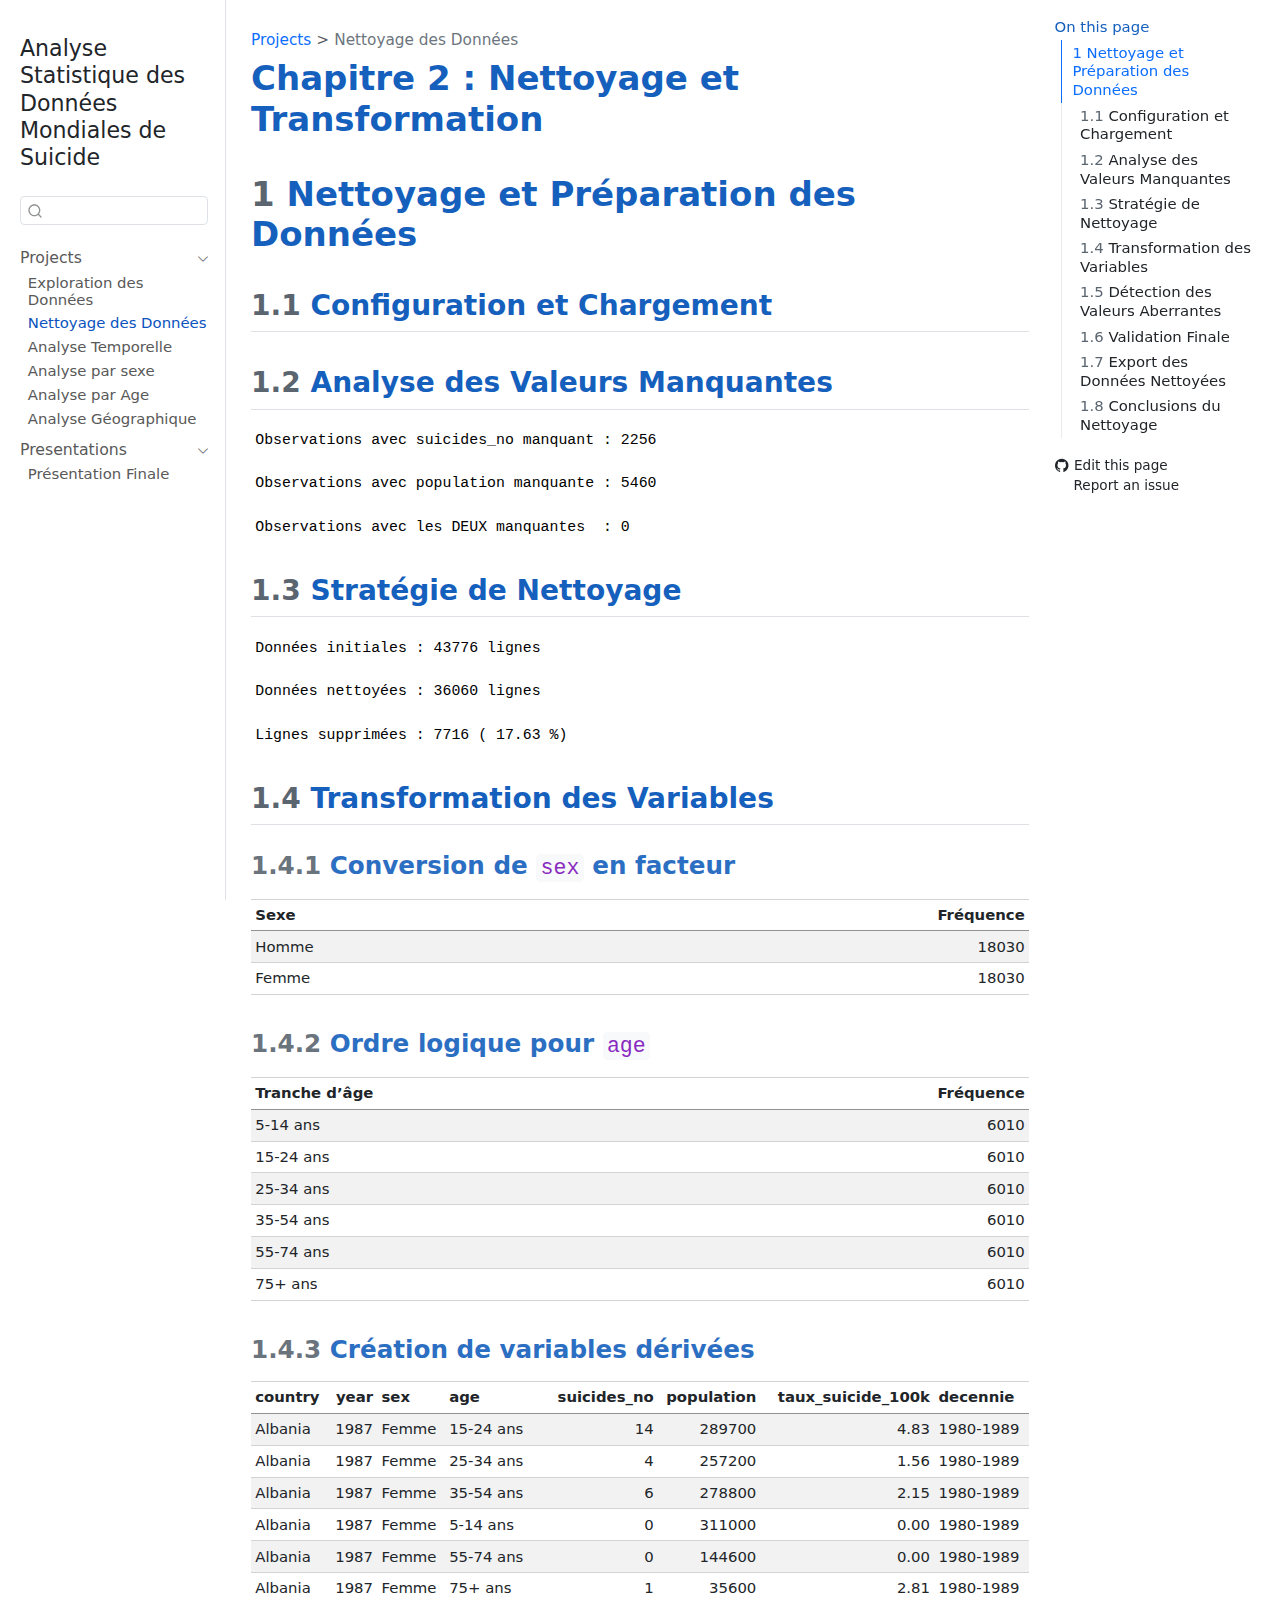
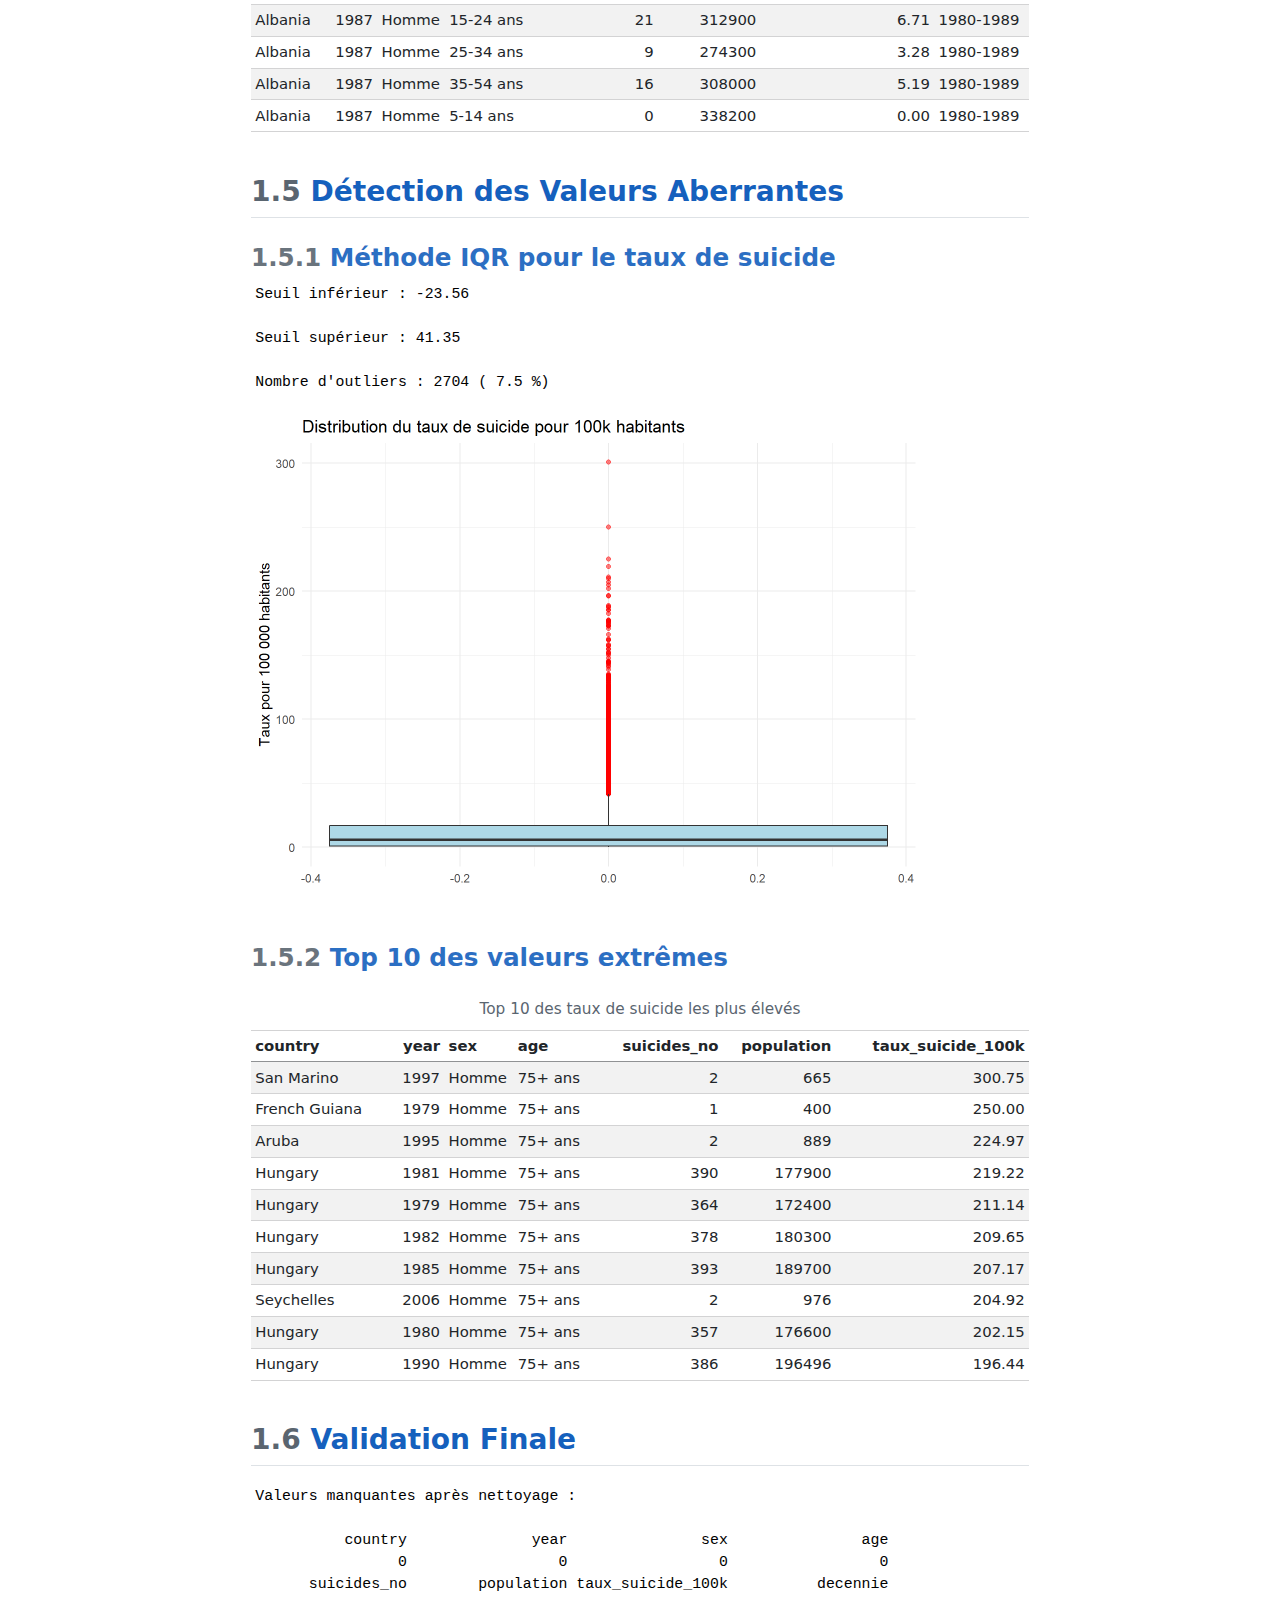
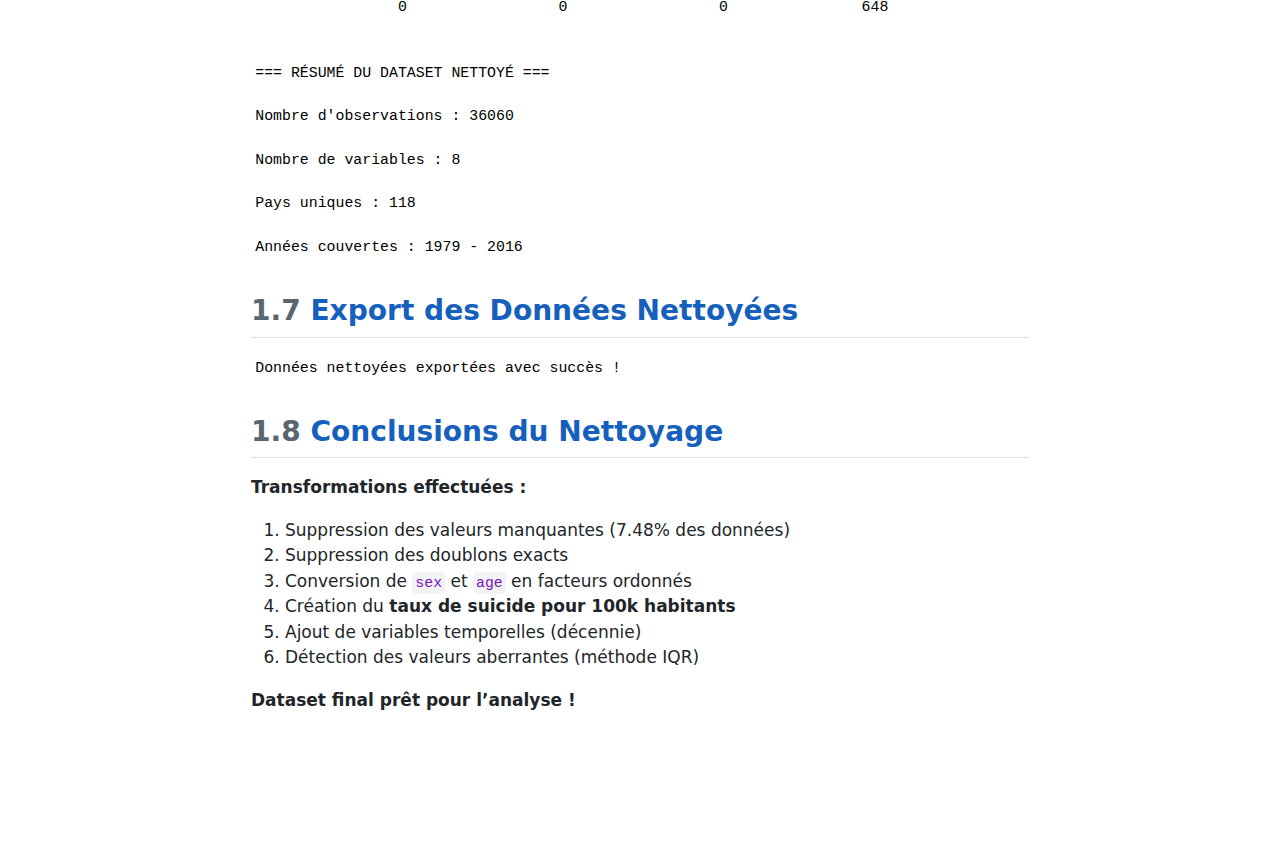
<file: docs/qmd/02_nettoyage.html>
<!DOCTYPE html>
<html xmlns="http://www.w3.org/1999/xhtml" lang="en" xml:lang="en"><head>
<meta http-equiv="Content-Type" content="text/html; charset=UTF-8">
<meta charset="utf-8">
<meta name="generator" content="quarto-1.8.26">
<meta name="viewport" content="width=device-width, initial-scale=1.0, user-scalable=yes">
<title>Chapitre 2 : Nettoyage et Transformation – Analyse Statistique des Données Mondiales de Suicide</title>
<style>
code{white-space: pre-wrap;}
span.smallcaps{font-variant: small-caps;}
div.columns{display: flex; gap: min(4vw, 1.5em);}
div.column{flex: auto; overflow-x: auto;}
div.hanging-indent{margin-left: 1.5em; text-indent: -1.5em;}
ul.task-list{list-style: none;}
ul.task-list li input[type="checkbox"] {
  width: 0.8em;
  margin: 0 0.8em 0.2em -1em; /* quarto-specific, see https://github.com/quarto-dev/quarto-cli/issues/4556 */ 
  vertical-align: middle;
}
</style>

<script src="../site_libs/quarto-nav/quarto-nav.js"></script>
<script src="../site_libs/quarto-nav/headroom.min.js"></script>
<script src="../site_libs/clipboard/clipboard.min.js"></script>
<script src="../site_libs/quarto-search/autocomplete.umd.js"></script>
<script src="../site_libs/quarto-search/fuse.min.js"></script>
<script src="../site_libs/quarto-search/quarto-search.js"></script>
<meta name="quarto:offset" content="../">
<script src="../site_libs/quarto-html/quarto.js" type="module"></script>
<script src="../site_libs/quarto-html/tabsets/tabsets.js" type="module"></script>
<script src="../site_libs/quarto-html/axe/axe-check.js" type="module"></script>
<script src="../site_libs/quarto-html/popper.min.js"></script>
<script src="../site_libs/quarto-html/tippy.umd.min.js"></script>
<script src="../site_libs/quarto-html/anchor.min.js"></script>
<link href="../site_libs/quarto-html/tippy.css" rel="stylesheet">
<link href="../site_libs/quarto-html/quarto-syntax-highlighting-587c61ba64f3a5504c4d52d930310e48.css" rel="stylesheet" id="quarto-text-highlighting-styles">
<script src="../site_libs/bootstrap/bootstrap.min.js"></script>
<link href="../site_libs/bootstrap/bootstrap-icons.css" rel="stylesheet">
<link href="../site_libs/bootstrap/bootstrap-30ae6b2e5328ac7375bd033934d6d19c.min.css" rel="stylesheet" append-hash="true" id="quarto-bootstrap" data-mode="light"><script id="quarto-search-options" type="application/json">{
  "location": "sidebar",
  "copy-button": false,
  "collapse-after": 3,
  "panel-placement": "start",
  "type": "textbox",
  "limit": 50,
  "keyboard-shortcut": [
    "f",
    "/",
    "s"
  ],
  "show-item-context": false,
  "language": {
    "search-no-results-text": "No results",
    "search-matching-documents-text": "matching documents",
    "search-copy-link-title": "Copy link to search",
    "search-hide-matches-text": "Hide additional matches",
    "search-more-match-text": "more match in this document",
    "search-more-matches-text": "more matches in this document",
    "search-clear-button-title": "Clear",
    "search-text-placeholder": "",
    "search-detached-cancel-button-title": "Cancel",
    "search-submit-button-title": "Submit",
    "search-label": "Search"
  }
}</script><link rel="stylesheet" href="../thpe.css">
</head>
<body class="nav-sidebar docked quarto-light">

<div id="quarto-search-results"></div>
  <header id="quarto-header" class="headroom fixed-top"><nav class="quarto-secondary-nav"><div class="container-fluid d-flex">
      <button type="button" class="quarto-btn-toggle btn" data-bs-toggle="collapse" role="button" data-bs-target=".quarto-sidebar-collapse-item" aria-controls="quarto-sidebar" aria-expanded="false" aria-label="Toggle sidebar navigation" onclick="if (window.quartoToggleHeadroom) { window.quartoToggleHeadroom(); }">
        <i class="bi bi-layout-text-sidebar-reverse"></i>
      </button>
        <nav class="quarto-page-breadcrumbs" aria-label="breadcrumb"><ol class="breadcrumb"><li class="breadcrumb-item"><a href="../qmd/01_exploration.html">Projects</a></li><li class="breadcrumb-item"><a href="../qmd/02_nettoyage.html">Nettoyage des Données</a></li></ol></nav>
        <a class="flex-grow-1" role="navigation" data-bs-toggle="collapse" data-bs-target=".quarto-sidebar-collapse-item" aria-controls="quarto-sidebar" aria-expanded="false" aria-label="Toggle sidebar navigation" onclick="if (window.quartoToggleHeadroom) { window.quartoToggleHeadroom(); }">      
        </a>
      <button type="button" class="btn quarto-search-button" aria-label="Search" onclick="window.quartoOpenSearch();">
        <i class="bi bi-search"></i>
      </button>
    </div>
  </nav></header><!-- content --><div id="quarto-content" class="quarto-container page-columns page-rows-contents page-layout-article">
<!-- sidebar -->
  <nav id="quarto-sidebar" class="sidebar collapse collapse-horizontal quarto-sidebar-collapse-item sidebar-navigation docked overflow-auto"><div class="pt-lg-2 mt-2 text-left sidebar-header">
    <div class="sidebar-title mb-0 py-0">
      <a href="../">Analyse Statistique des Données Mondiales de Suicide</a> 
    </div>
      </div>
        <div class="mt-2 flex-shrink-0 align-items-center">
        <div class="sidebar-search">
        <div id="quarto-search" class="" title="Search"></div>
        </div>
        </div>
    <div class="sidebar-menu-container"> 
    <ul class="list-unstyled mt-1">
<li class="sidebar-item sidebar-item-section">
      <div class="sidebar-item-container"> 
            <a class="sidebar-item-text sidebar-link text-start" data-bs-toggle="collapse" data-bs-target="#quarto-sidebar-section-1" role="navigation" aria-expanded="true">
 <span class="menu-text">Projects</span></a>
          <a class="sidebar-item-toggle text-start" data-bs-toggle="collapse" data-bs-target="#quarto-sidebar-section-1" role="navigation" aria-expanded="true" aria-label="Toggle section">
            <i class="bi bi-chevron-right ms-2"></i>
          </a> 
      </div>
      <ul id="quarto-sidebar-section-1" class="collapse list-unstyled sidebar-section depth1 show">
<li class="sidebar-item">
  <div class="sidebar-item-container"> 
  <a href="../qmd/01_exploration.html" class="sidebar-item-text sidebar-link">
 <span class="menu-text">Exploration des Données</span></a>
  </div>
</li>
          <li class="sidebar-item">
  <div class="sidebar-item-container"> 
  <a href="../qmd/02_nettoyage.html" class="sidebar-item-text sidebar-link active">
 <span class="menu-text">Nettoyage des Données</span></a>
  </div>
</li>
          <li class="sidebar-item">
  <div class="sidebar-item-container"> 
  <a href="../qmd/03_analyse_temporelle.html" class="sidebar-item-text sidebar-link">
 <span class="menu-text">Analyse Temporelle</span></a>
  </div>
</li>
          <li class="sidebar-item">
  <div class="sidebar-item-container"> 
  <a href="../qmd/04_analyse_sexe.html" class="sidebar-item-text sidebar-link">
 <span class="menu-text">Analyse par sexe</span></a>
  </div>
</li>
          <li class="sidebar-item">
  <div class="sidebar-item-container"> 
  <a href="../qmd/05_analyse_age.html" class="sidebar-item-text sidebar-link">
 <span class="menu-text">Analyse par Age</span></a>
  </div>
</li>
          <li class="sidebar-item">
  <div class="sidebar-item-container"> 
  <a href="../qmd/06_analyse_geographique.html" class="sidebar-item-text sidebar-link">
 <span class="menu-text">Analyse Géographique</span></a>
  </div>
</li>
      </ul>
</li>
        <li class="sidebar-item sidebar-item-section">
      <div class="sidebar-item-container"> 
            <a class="sidebar-item-text sidebar-link text-start" data-bs-toggle="collapse" data-bs-target="#quarto-sidebar-section-2" role="navigation" aria-expanded="true">
 <span class="menu-text">Presentations</span></a>
          <a class="sidebar-item-toggle text-start" data-bs-toggle="collapse" data-bs-target="#quarto-sidebar-section-2" role="navigation" aria-expanded="true" aria-label="Toggle section">
            <i class="bi bi-chevron-right ms-2"></i>
          </a> 
      </div>
      <ul id="quarto-sidebar-section-2" class="collapse list-unstyled sidebar-section depth1 show">
<li class="sidebar-item">
  <div class="sidebar-item-container"> 
  <a href="../qmd/presentation.html" class="sidebar-item-text sidebar-link">
 <span class="menu-text">Présentation Finale</span></a>
  </div>
</li>
      </ul>
</li>
    </ul>
</div>
</nav><div id="quarto-sidebar-glass" class="quarto-sidebar-collapse-item" data-bs-toggle="collapse" data-bs-target=".quarto-sidebar-collapse-item"></div>
<!-- margin-sidebar -->
    <div id="quarto-margin-sidebar" class="sidebar margin-sidebar">
        <nav id="TOC" role="doc-toc" class="toc-active"><h2 id="toc-title">On this page</h2>
   
  <ul>
<li>
<a href="#nettoyage-et-pr%C3%A9paration-des-donn%C3%A9es" id="toc-nettoyage-et-préparation-des-données" class="nav-link active" data-scroll-target="#nettoyage-et-pr%C3%A9paration-des-donn%C3%A9es"><span class="header-section-number">1</span> Nettoyage et Préparation des Données</a>
  <ul class="collapse">
<li><a href="#configuration-et-chargement" id="toc-configuration-et-chargement" class="nav-link" data-scroll-target="#configuration-et-chargement"><span class="header-section-number">1.1</span> Configuration et Chargement</a></li>
  <li><a href="#analyse-des-valeurs-manquantes" id="toc-analyse-des-valeurs-manquantes" class="nav-link" data-scroll-target="#analyse-des-valeurs-manquantes"><span class="header-section-number">1.2</span> Analyse des Valeurs Manquantes</a></li>
  <li><a href="#strat%C3%A9gie-de-nettoyage" id="toc-stratégie-de-nettoyage" class="nav-link" data-scroll-target="#strat%C3%A9gie-de-nettoyage"><span class="header-section-number">1.3</span> Stratégie de Nettoyage</a></li>
  <li>
<a href="#transformation-des-variables" id="toc-transformation-des-variables" class="nav-link" data-scroll-target="#transformation-des-variables"><span class="header-section-number">1.4</span> Transformation des Variables</a>
  <ul class="collapse">
<li><a href="#conversion-de-sex-en-facteur" id="toc-conversion-de-sex-en-facteur" class="nav-link" data-scroll-target="#conversion-de-sex-en-facteur"><span class="header-section-number">1.4.1</span> Conversion de <code>sex</code> en facteur</a></li>
  <li><a href="#ordre-logique-pour-age" id="toc-ordre-logique-pour-age" class="nav-link" data-scroll-target="#ordre-logique-pour-age"><span class="header-section-number">1.4.2</span> Ordre logique pour <code>age</code></a></li>
  <li><a href="#cr%C3%A9ation-de-variables-d%C3%A9riv%C3%A9es" id="toc-création-de-variables-dérivées" class="nav-link" data-scroll-target="#cr%C3%A9ation-de-variables-d%C3%A9riv%C3%A9es"><span class="header-section-number">1.4.3</span> Création de variables dérivées</a></li>
  </ul>
</li>
  <li>
<a href="#d%C3%A9tection-des-valeurs-aberrantes" id="toc-détection-des-valeurs-aberrantes" class="nav-link" data-scroll-target="#d%C3%A9tection-des-valeurs-aberrantes"><span class="header-section-number">1.5</span> Détection des Valeurs Aberrantes</a>
  <ul class="collapse">
<li><a href="#m%C3%A9thode-iqr-pour-le-taux-de-suicide" id="toc-méthode-iqr-pour-le-taux-de-suicide" class="nav-link" data-scroll-target="#m%C3%A9thode-iqr-pour-le-taux-de-suicide"><span class="header-section-number">1.5.1</span> Méthode IQR pour le taux de suicide</a></li>
  <li><a href="#top-10-des-valeurs-extr%C3%AAmes" id="toc-top-10-des-valeurs-extrêmes" class="nav-link" data-scroll-target="#top-10-des-valeurs-extr%C3%AAmes"><span class="header-section-number">1.5.2</span> Top 10 des valeurs extrêmes</a></li>
  </ul>
</li>
  <li><a href="#validation-finale" id="toc-validation-finale" class="nav-link" data-scroll-target="#validation-finale"><span class="header-section-number">1.6</span> Validation Finale</a></li>
  <li><a href="#export-des-donn%C3%A9es-nettoy%C3%A9es" id="toc-export-des-données-nettoyées" class="nav-link" data-scroll-target="#export-des-donn%C3%A9es-nettoy%C3%A9es"><span class="header-section-number">1.7</span> Export des Données Nettoyées</a></li>
  <li><a href="#conclusions-du-nettoyage" id="toc-conclusions-du-nettoyage" class="nav-link" data-scroll-target="#conclusions-du-nettoyage"><span class="header-section-number">1.8</span> Conclusions du Nettoyage</a></li>
  </ul>
</li>
  </ul><div class="toc-actions"><ul><li><a href="https://github.com/amenijawadi/analyse_suicide/edit/main/qmd/02_nettoyage.qmd" class="toc-action"><i class="bi bi-github"></i>Edit this page</a></li><li><a href="https://github.com/amenijawadi/analyse_suicide/issues/new" class="toc-action"><i class="bi empty"></i>Report an issue</a></li></ul></div></nav>
    </div>
<!-- main -->
<main class="content" id="quarto-document-content"><header id="title-block-header" class="quarto-title-block default"><nav class="quarto-page-breadcrumbs quarto-title-breadcrumbs d-none d-lg-block" aria-label="breadcrumb"><ol class="breadcrumb"><li class="breadcrumb-item"><a href="../qmd/01_exploration.html">Projects</a></li><li class="breadcrumb-item"><a href="../qmd/02_nettoyage.html">Nettoyage des Données</a></li></ol></nav><div class="quarto-title">
<h1 class="title">Chapitre 2 : Nettoyage et Transformation</h1>
</div>



<div class="quarto-title-meta">

    
  
    
  </div>
  


</header><section id="nettoyage-et-préparation-des-données" class="level1" data-number="1"><h1 data-number="1">
<span class="header-section-number">1</span> Nettoyage et Préparation des Données</h1>
<section id="configuration-et-chargement" class="level2" data-number="1.1"><h2 data-number="1.1" class="anchored" data-anchor-id="configuration-et-chargement">
<span class="header-section-number">1.1</span> Configuration et Chargement</h2>
</section><section id="analyse-des-valeurs-manquantes" class="level2" data-number="1.2"><h2 data-number="1.2" class="anchored" data-anchor-id="analyse-des-valeurs-manquantes">
<span class="header-section-number">1.2</span> Analyse des Valeurs Manquantes</h2>
<div class="cell">
<div class="cell-output cell-output-stdout">
<pre><code>Observations avec suicides_no manquant : 2256 </code></pre>
</div>
<div class="cell-output cell-output-stdout">
<pre><code>Observations avec population manquante : 5460 </code></pre>
</div>
<div class="cell-output cell-output-stdout">
<pre><code>Observations avec les DEUX manquantes  : 0 </code></pre>
</div>
</div>
</section><section id="stratégie-de-nettoyage" class="level2" data-number="1.3"><h2 data-number="1.3" class="anchored" data-anchor-id="stratégie-de-nettoyage">
<span class="header-section-number">1.3</span> Stratégie de Nettoyage</h2>
<div class="cell">
<div class="cell-output cell-output-stdout">
<pre><code>Données initiales : 43776 lignes</code></pre>
</div>
<div class="cell-output cell-output-stdout">
<pre><code>Données nettoyées : 36060 lignes</code></pre>
</div>
<div class="cell-output cell-output-stdout">
<pre><code>Lignes supprimées : 7716 ( 17.63 %)</code></pre>
</div>
</div>
</section><section id="transformation-des-variables" class="level2" data-number="1.4"><h2 data-number="1.4" class="anchored" data-anchor-id="transformation-des-variables">
<span class="header-section-number">1.4</span> Transformation des Variables</h2>
<section id="conversion-de-sex-en-facteur" class="level3" data-number="1.4.1"><h3 data-number="1.4.1" class="anchored" data-anchor-id="conversion-de-sex-en-facteur">
<span class="header-section-number">1.4.1</span> Conversion de <code>sex</code> en facteur</h3>
<div class="cell">
<div class="cell-output-display">
<table class="caption-top table table-sm table-striped small">
<thead><tr class="header">
<th style="text-align: left;">Sexe</th>
<th style="text-align: right;">Fréquence</th>
</tr></thead>
<tbody>
<tr class="odd">
<td style="text-align: left;">Homme</td>
<td style="text-align: right;">18030</td>
</tr>
<tr class="even">
<td style="text-align: left;">Femme</td>
<td style="text-align: right;">18030</td>
</tr>
</tbody>
</table>
</div>
</div>
</section><section id="ordre-logique-pour-age" class="level3" data-number="1.4.2"><h3 data-number="1.4.2" class="anchored" data-anchor-id="ordre-logique-pour-age">
<span class="header-section-number">1.4.2</span> Ordre logique pour <code>age</code>
</h3>
<div class="cell">
<div class="cell-output-display">
<table class="caption-top table table-sm table-striped small">
<thead><tr class="header">
<th style="text-align: left;">Tranche d’âge</th>
<th style="text-align: right;">Fréquence</th>
</tr></thead>
<tbody>
<tr class="odd">
<td style="text-align: left;">5-14 ans</td>
<td style="text-align: right;">6010</td>
</tr>
<tr class="even">
<td style="text-align: left;">15-24 ans</td>
<td style="text-align: right;">6010</td>
</tr>
<tr class="odd">
<td style="text-align: left;">25-34 ans</td>
<td style="text-align: right;">6010</td>
</tr>
<tr class="even">
<td style="text-align: left;">35-54 ans</td>
<td style="text-align: right;">6010</td>
</tr>
<tr class="odd">
<td style="text-align: left;">55-74 ans</td>
<td style="text-align: right;">6010</td>
</tr>
<tr class="even">
<td style="text-align: left;">75+ ans</td>
<td style="text-align: right;">6010</td>
</tr>
</tbody>
</table>
</div>
</div>
</section><section id="création-de-variables-dérivées" class="level3" data-number="1.4.3"><h3 data-number="1.4.3" class="anchored" data-anchor-id="création-de-variables-dérivées">
<span class="header-section-number">1.4.3</span> Création de variables dérivées</h3>
<div class="cell">
<div class="cell-output-display">
<table class="caption-top table table-sm table-striped small">
<colgroup>
<col style="width: 10%">
<col style="width: 6%">
<col style="width: 7%">
<col style="width: 12%">
<col style="width: 15%">
<col style="width: 13%">
<col style="width: 22%">
<col style="width: 12%">
</colgroup>
<thead><tr class="header">
<th style="text-align: left;">country</th>
<th style="text-align: right;">year</th>
<th style="text-align: left;">sex</th>
<th style="text-align: left;">age</th>
<th style="text-align: right;">suicides_no</th>
<th style="text-align: right;">population</th>
<th style="text-align: right;">taux_suicide_100k</th>
<th style="text-align: left;">decennie</th>
</tr></thead>
<tbody>
<tr class="odd">
<td style="text-align: left;">Albania</td>
<td style="text-align: right;">1987</td>
<td style="text-align: left;">Femme</td>
<td style="text-align: left;">15-24 ans</td>
<td style="text-align: right;">14</td>
<td style="text-align: right;">289700</td>
<td style="text-align: right;">4.83</td>
<td style="text-align: left;">1980-1989</td>
</tr>
<tr class="even">
<td style="text-align: left;">Albania</td>
<td style="text-align: right;">1987</td>
<td style="text-align: left;">Femme</td>
<td style="text-align: left;">25-34 ans</td>
<td style="text-align: right;">4</td>
<td style="text-align: right;">257200</td>
<td style="text-align: right;">1.56</td>
<td style="text-align: left;">1980-1989</td>
</tr>
<tr class="odd">
<td style="text-align: left;">Albania</td>
<td style="text-align: right;">1987</td>
<td style="text-align: left;">Femme</td>
<td style="text-align: left;">35-54 ans</td>
<td style="text-align: right;">6</td>
<td style="text-align: right;">278800</td>
<td style="text-align: right;">2.15</td>
<td style="text-align: left;">1980-1989</td>
</tr>
<tr class="even">
<td style="text-align: left;">Albania</td>
<td style="text-align: right;">1987</td>
<td style="text-align: left;">Femme</td>
<td style="text-align: left;">5-14 ans</td>
<td style="text-align: right;">0</td>
<td style="text-align: right;">311000</td>
<td style="text-align: right;">0.00</td>
<td style="text-align: left;">1980-1989</td>
</tr>
<tr class="odd">
<td style="text-align: left;">Albania</td>
<td style="text-align: right;">1987</td>
<td style="text-align: left;">Femme</td>
<td style="text-align: left;">55-74 ans</td>
<td style="text-align: right;">0</td>
<td style="text-align: right;">144600</td>
<td style="text-align: right;">0.00</td>
<td style="text-align: left;">1980-1989</td>
</tr>
<tr class="even">
<td style="text-align: left;">Albania</td>
<td style="text-align: right;">1987</td>
<td style="text-align: left;">Femme</td>
<td style="text-align: left;">75+ ans</td>
<td style="text-align: right;">1</td>
<td style="text-align: right;">35600</td>
<td style="text-align: right;">2.81</td>
<td style="text-align: left;">1980-1989</td>
</tr>
<tr class="odd">
<td style="text-align: left;">Albania</td>
<td style="text-align: right;">1987</td>
<td style="text-align: left;">Homme</td>
<td style="text-align: left;">15-24 ans</td>
<td style="text-align: right;">21</td>
<td style="text-align: right;">312900</td>
<td style="text-align: right;">6.71</td>
<td style="text-align: left;">1980-1989</td>
</tr>
<tr class="even">
<td style="text-align: left;">Albania</td>
<td style="text-align: right;">1987</td>
<td style="text-align: left;">Homme</td>
<td style="text-align: left;">25-34 ans</td>
<td style="text-align: right;">9</td>
<td style="text-align: right;">274300</td>
<td style="text-align: right;">3.28</td>
<td style="text-align: left;">1980-1989</td>
</tr>
<tr class="odd">
<td style="text-align: left;">Albania</td>
<td style="text-align: right;">1987</td>
<td style="text-align: left;">Homme</td>
<td style="text-align: left;">35-54 ans</td>
<td style="text-align: right;">16</td>
<td style="text-align: right;">308000</td>
<td style="text-align: right;">5.19</td>
<td style="text-align: left;">1980-1989</td>
</tr>
<tr class="even">
<td style="text-align: left;">Albania</td>
<td style="text-align: right;">1987</td>
<td style="text-align: left;">Homme</td>
<td style="text-align: left;">5-14 ans</td>
<td style="text-align: right;">0</td>
<td style="text-align: right;">338200</td>
<td style="text-align: right;">0.00</td>
<td style="text-align: left;">1980-1989</td>
</tr>
</tbody>
</table>
</div>
</div>
</section></section><section id="détection-des-valeurs-aberrantes" class="level2" data-number="1.5"><h2 data-number="1.5" class="anchored" data-anchor-id="détection-des-valeurs-aberrantes">
<span class="header-section-number">1.5</span> Détection des Valeurs Aberrantes</h2>
<section id="méthode-iqr-pour-le-taux-de-suicide" class="level3" data-number="1.5.1"><h3 data-number="1.5.1" class="anchored" data-anchor-id="méthode-iqr-pour-le-taux-de-suicide">
<span class="header-section-number">1.5.1</span> Méthode IQR pour le taux de suicide</h3>
<div class="cell">
<div class="cell-output cell-output-stdout">
<pre><code>Seuil inférieur : -23.56 </code></pre>
</div>
<div class="cell-output cell-output-stdout">
<pre><code>Seuil supérieur : 41.35 </code></pre>
</div>
<div class="cell-output cell-output-stdout">
<pre><code>Nombre d'outliers : 2704 ( 7.5 %)</code></pre>
</div>
<div class="cell-output-display">
<div>
<figure class="figure"><p><img src="02_nettoyage_files/figure-html/outliers_detection-1.png" class="img-fluid figure-img" width="672"></p>
</figure>
</div>
</div>
</div>
</section><section id="top-10-des-valeurs-extrêmes" class="level3" data-number="1.5.2"><h3 data-number="1.5.2" class="anchored" data-anchor-id="top-10-des-valeurs-extrêmes">
<span class="header-section-number">1.5.2</span> Top 10 des valeurs extrêmes</h3>
<div class="cell">
<div class="cell-output-display">
<table class="caption-top table table-sm table-striped small">
<caption>Top 10 des taux de suicide les plus élevés</caption>
<colgroup>
<col style="width: 18%">
<col style="width: 6%">
<col style="width: 8%">
<col style="width: 10%">
<col style="width: 16%">
<col style="width: 14%">
<col style="width: 24%">
</colgroup>
<thead><tr class="header">
<th style="text-align: left;">country</th>
<th style="text-align: right;">year</th>
<th style="text-align: left;">sex</th>
<th style="text-align: left;">age</th>
<th style="text-align: right;">suicides_no</th>
<th style="text-align: right;">population</th>
<th style="text-align: right;">taux_suicide_100k</th>
</tr></thead>
<tbody>
<tr class="odd">
<td style="text-align: left;">San Marino</td>
<td style="text-align: right;">1997</td>
<td style="text-align: left;">Homme</td>
<td style="text-align: left;">75+ ans</td>
<td style="text-align: right;">2</td>
<td style="text-align: right;">665</td>
<td style="text-align: right;">300.75</td>
</tr>
<tr class="even">
<td style="text-align: left;">French Guiana</td>
<td style="text-align: right;">1979</td>
<td style="text-align: left;">Homme</td>
<td style="text-align: left;">75+ ans</td>
<td style="text-align: right;">1</td>
<td style="text-align: right;">400</td>
<td style="text-align: right;">250.00</td>
</tr>
<tr class="odd">
<td style="text-align: left;">Aruba</td>
<td style="text-align: right;">1995</td>
<td style="text-align: left;">Homme</td>
<td style="text-align: left;">75+ ans</td>
<td style="text-align: right;">2</td>
<td style="text-align: right;">889</td>
<td style="text-align: right;">224.97</td>
</tr>
<tr class="even">
<td style="text-align: left;">Hungary</td>
<td style="text-align: right;">1981</td>
<td style="text-align: left;">Homme</td>
<td style="text-align: left;">75+ ans</td>
<td style="text-align: right;">390</td>
<td style="text-align: right;">177900</td>
<td style="text-align: right;">219.22</td>
</tr>
<tr class="odd">
<td style="text-align: left;">Hungary</td>
<td style="text-align: right;">1979</td>
<td style="text-align: left;">Homme</td>
<td style="text-align: left;">75+ ans</td>
<td style="text-align: right;">364</td>
<td style="text-align: right;">172400</td>
<td style="text-align: right;">211.14</td>
</tr>
<tr class="even">
<td style="text-align: left;">Hungary</td>
<td style="text-align: right;">1982</td>
<td style="text-align: left;">Homme</td>
<td style="text-align: left;">75+ ans</td>
<td style="text-align: right;">378</td>
<td style="text-align: right;">180300</td>
<td style="text-align: right;">209.65</td>
</tr>
<tr class="odd">
<td style="text-align: left;">Hungary</td>
<td style="text-align: right;">1985</td>
<td style="text-align: left;">Homme</td>
<td style="text-align: left;">75+ ans</td>
<td style="text-align: right;">393</td>
<td style="text-align: right;">189700</td>
<td style="text-align: right;">207.17</td>
</tr>
<tr class="even">
<td style="text-align: left;">Seychelles</td>
<td style="text-align: right;">2006</td>
<td style="text-align: left;">Homme</td>
<td style="text-align: left;">75+ ans</td>
<td style="text-align: right;">2</td>
<td style="text-align: right;">976</td>
<td style="text-align: right;">204.92</td>
</tr>
<tr class="odd">
<td style="text-align: left;">Hungary</td>
<td style="text-align: right;">1980</td>
<td style="text-align: left;">Homme</td>
<td style="text-align: left;">75+ ans</td>
<td style="text-align: right;">357</td>
<td style="text-align: right;">176600</td>
<td style="text-align: right;">202.15</td>
</tr>
<tr class="even">
<td style="text-align: left;">Hungary</td>
<td style="text-align: right;">1990</td>
<td style="text-align: left;">Homme</td>
<td style="text-align: left;">75+ ans</td>
<td style="text-align: right;">386</td>
<td style="text-align: right;">196496</td>
<td style="text-align: right;">196.44</td>
</tr>
</tbody>
</table>
</div>
</div>
</section></section><section id="validation-finale" class="level2" data-number="1.6"><h2 data-number="1.6" class="anchored" data-anchor-id="validation-finale">
<span class="header-section-number">1.6</span> Validation Finale</h2>
<div class="cell">
<div class="cell-output cell-output-stdout">
<pre><code>Valeurs manquantes après nettoyage :</code></pre>
</div>
<div class="cell-output cell-output-stdout">
<pre><code>          country              year               sex               age 
                0                 0                 0                 0 
      suicides_no        population taux_suicide_100k          decennie 
                0                 0                 0               648 </code></pre>
</div>
<div class="cell-output cell-output-stdout">
<pre><code>
=== RÉSUMÉ DU DATASET NETTOYÉ ===</code></pre>
</div>
<div class="cell-output cell-output-stdout">
<pre><code>Nombre d'observations : 36060 </code></pre>
</div>
<div class="cell-output cell-output-stdout">
<pre><code>Nombre de variables : 8 </code></pre>
</div>
<div class="cell-output cell-output-stdout">
<pre><code>Pays uniques : 118 </code></pre>
</div>
<div class="cell-output cell-output-stdout">
<pre><code>Années couvertes : 1979 - 2016 </code></pre>
</div>
</div>
</section><section id="export-des-données-nettoyées" class="level2" data-number="1.7"><h2 data-number="1.7" class="anchored" data-anchor-id="export-des-données-nettoyées">
<span class="header-section-number">1.7</span> Export des Données Nettoyées</h2>
<div class="cell">
<div class="cell-output cell-output-stdout">
<pre><code>Données nettoyées exportées avec succès !</code></pre>
</div>
</div>
</section><section id="conclusions-du-nettoyage" class="level2" data-number="1.8"><h2 data-number="1.8" class="anchored" data-anchor-id="conclusions-du-nettoyage">
<span class="header-section-number">1.8</span> Conclusions du Nettoyage</h2>
<p><strong>Transformations effectuées :</strong></p>
<ol type="1">
<li>Suppression des valeurs manquantes (7.48% des données)</li>
<li>Suppression des doublons exacts</li>
<li>Conversion de <code>sex</code> et <code>age</code> en facteurs ordonnés</li>
<li>Création du <strong>taux de suicide pour 100k habitants</strong>
</li>
<li>Ajout de variables temporelles (décennie)</li>
<li>Détection des valeurs aberrantes (méthode IQR)</li>
</ol>
<p><strong>Dataset final prêt pour l’analyse !</strong></p>


</section></section></main><!-- /main --><script id="quarto-html-after-body" type="application/javascript">
  window.document.addEventListener("DOMContentLoaded", function (event) {
    const icon = "";
    const anchorJS = new window.AnchorJS();
    anchorJS.options = {
      placement: 'right',
      icon: icon
    };
    anchorJS.add('.anchored');
    const isCodeAnnotation = (el) => {
      for (const clz of el.classList) {
        if (clz.startsWith('code-annotation-')) {                     
          return true;
        }
      }
      return false;
    }
    const onCopySuccess = function(e) {
      // button target
      const button = e.trigger;
      // don't keep focus
      button.blur();
      // flash "checked"
      button.classList.add('code-copy-button-checked');
      var currentTitle = button.getAttribute("title");
      button.setAttribute("title", "Copied!");
      let tooltip;
      if (window.bootstrap) {
        button.setAttribute("data-bs-toggle", "tooltip");
        button.setAttribute("data-bs-placement", "left");
        button.setAttribute("data-bs-title", "Copied!");
        tooltip = new bootstrap.Tooltip(button, 
          { trigger: "manual", 
            customClass: "code-copy-button-tooltip",
            offset: [0, -8]});
        tooltip.show();    
      }
      setTimeout(function() {
        if (tooltip) {
          tooltip.hide();
          button.removeAttribute("data-bs-title");
          button.removeAttribute("data-bs-toggle");
          button.removeAttribute("data-bs-placement");
        }
        button.setAttribute("title", currentTitle);
        button.classList.remove('code-copy-button-checked');
      }, 1000);
      // clear code selection
      e.clearSelection();
    }
    const getTextToCopy = function(trigger) {
      const outerScaffold = trigger.parentElement.cloneNode(true);
      const codeEl = outerScaffold.querySelector('code');
      for (const childEl of codeEl.children) {
        if (isCodeAnnotation(childEl)) {
          childEl.remove();
        }
      }
      return codeEl.innerText;
    }
    const clipboard = new window.ClipboardJS('.code-copy-button:not([data-in-quarto-modal])', {
      text: getTextToCopy
    });
    clipboard.on('success', onCopySuccess);
    if (window.document.getElementById('quarto-embedded-source-code-modal')) {
      const clipboardModal = new window.ClipboardJS('.code-copy-button[data-in-quarto-modal]', {
        text: getTextToCopy,
        container: window.document.getElementById('quarto-embedded-source-code-modal')
      });
      clipboardModal.on('success', onCopySuccess);
    }
      var localhostRegex = new RegExp(/^(?:http|https):\/\/localhost\:?[0-9]*\//);
      var mailtoRegex = new RegExp(/^mailto:/);
        var filterRegex = new RegExp("https:\/\/amenijawadi\.github\.io\/analyse_suicide\/");
      var isInternal = (href) => {
          return filterRegex.test(href) || localhostRegex.test(href) || mailtoRegex.test(href);
      }
      // Inspect non-navigation links and adorn them if external
     var links = window.document.querySelectorAll('a[href]:not(.nav-link):not(.navbar-brand):not(.toc-action):not(.sidebar-link):not(.sidebar-item-toggle):not(.pagination-link):not(.no-external):not([aria-hidden]):not(.dropdown-item):not(.quarto-navigation-tool):not(.about-link)');
      for (var i=0; i<links.length; i++) {
        const link = links[i];
        if (!isInternal(link.href)) {
          // undo the damage that might have been done by quarto-nav.js in the case of
          // links that we want to consider external
          if (link.dataset.originalHref !== undefined) {
            link.href = link.dataset.originalHref;
          }
        }
      }
    function tippyHover(el, contentFn, onTriggerFn, onUntriggerFn) {
      const config = {
        allowHTML: true,
        maxWidth: 500,
        delay: 100,
        arrow: false,
        appendTo: function(el) {
            return el.parentElement;
        },
        interactive: true,
        interactiveBorder: 10,
        theme: 'quarto',
        placement: 'bottom-start',
      };
      if (contentFn) {
        config.content = contentFn;
      }
      if (onTriggerFn) {
        config.onTrigger = onTriggerFn;
      }
      if (onUntriggerFn) {
        config.onUntrigger = onUntriggerFn;
      }
      window.tippy(el, config); 
    }
    const noterefs = window.document.querySelectorAll('a[role="doc-noteref"]');
    for (var i=0; i<noterefs.length; i++) {
      const ref = noterefs[i];
      tippyHover(ref, function() {
        // use id or data attribute instead here
        let href = ref.getAttribute('data-footnote-href') || ref.getAttribute('href');
        try { href = new URL(href).hash; } catch {}
        const id = href.replace(/^#\/?/, "");
        const note = window.document.getElementById(id);
        if (note) {
          return note.innerHTML;
        } else {
          return "";
        }
      });
    }
    const xrefs = window.document.querySelectorAll('a.quarto-xref');
    const processXRef = (id, note) => {
      // Strip column container classes
      const stripColumnClz = (el) => {
        el.classList.remove("page-full", "page-columns");
        if (el.children) {
          for (const child of el.children) {
            stripColumnClz(child);
          }
        }
      }
      stripColumnClz(note)
      if (id === null || id.startsWith('sec-')) {
        // Special case sections, only their first couple elements
        const container = document.createElement("div");
        if (note.children && note.children.length > 2) {
          container.appendChild(note.children[0].cloneNode(true));
          for (let i = 1; i < note.children.length; i++) {
            const child = note.children[i];
            if (child.tagName === "P" && child.innerText === "") {
              continue;
            } else {
              container.appendChild(child.cloneNode(true));
              break;
            }
          }
          if (window.Quarto?.typesetMath) {
            window.Quarto.typesetMath(container);
          }
          return container.innerHTML
        } else {
          if (window.Quarto?.typesetMath) {
            window.Quarto.typesetMath(note);
          }
          return note.innerHTML;
        }
      } else {
        // Remove any anchor links if they are present
        const anchorLink = note.querySelector('a.anchorjs-link');
        if (anchorLink) {
          anchorLink.remove();
        }
        if (window.Quarto?.typesetMath) {
          window.Quarto.typesetMath(note);
        }
        if (note.classList.contains("callout")) {
          return note.outerHTML;
        } else {
          return note.innerHTML;
        }
      }
    }
    for (var i=0; i<xrefs.length; i++) {
      const xref = xrefs[i];
      tippyHover(xref, undefined, function(instance) {
        instance.disable();
        let url = xref.getAttribute('href');
        let hash = undefined; 
        if (url.startsWith('#')) {
          hash = url;
        } else {
          try { hash = new URL(url).hash; } catch {}
        }
        if (hash) {
          const id = hash.replace(/^#\/?/, "");
          const note = window.document.getElementById(id);
          if (note !== null) {
            try {
              const html = processXRef(id, note.cloneNode(true));
              instance.setContent(html);
            } finally {
              instance.enable();
              instance.show();
            }
          } else {
            // See if we can fetch this
            fetch(url.split('#')[0])
            .then(res => res.text())
            .then(html => {
              const parser = new DOMParser();
              const htmlDoc = parser.parseFromString(html, "text/html");
              const note = htmlDoc.getElementById(id);
              if (note !== null) {
                const html = processXRef(id, note);
                instance.setContent(html);
              } 
            }).finally(() => {
              instance.enable();
              instance.show();
            });
          }
        } else {
          // See if we can fetch a full url (with no hash to target)
          // This is a special case and we should probably do some content thinning / targeting
          fetch(url)
          .then(res => res.text())
          .then(html => {
            const parser = new DOMParser();
            const htmlDoc = parser.parseFromString(html, "text/html");
            const note = htmlDoc.querySelector('main.content');
            if (note !== null) {
              // This should only happen for chapter cross references
              // (since there is no id in the URL)
              // remove the first header
              if (note.children.length > 0 && note.children[0].tagName === "HEADER") {
                note.children[0].remove();
              }
              const html = processXRef(null, note);
              instance.setContent(html);
            } 
          }).finally(() => {
            instance.enable();
            instance.show();
          });
        }
      }, function(instance) {
      });
    }
        let selectedAnnoteEl;
        const selectorForAnnotation = ( cell, annotation) => {
          let cellAttr = 'data-code-cell="' + cell + '"';
          let lineAttr = 'data-code-annotation="' +  annotation + '"';
          const selector = 'span[' + cellAttr + '][' + lineAttr + ']';
          return selector;
        }
        const selectCodeLines = (annoteEl) => {
          const doc = window.document;
          const targetCell = annoteEl.getAttribute("data-target-cell");
          const targetAnnotation = annoteEl.getAttribute("data-target-annotation");
          const annoteSpan = window.document.querySelector(selectorForAnnotation(targetCell, targetAnnotation));
          const lines = annoteSpan.getAttribute("data-code-lines").split(",");
          const lineIds = lines.map((line) => {
            return targetCell + "-" + line;
          })
          let top = null;
          let height = null;
          let parent = null;
          if (lineIds.length > 0) {
              //compute the position of the single el (top and bottom and make a div)
              const el = window.document.getElementById(lineIds[0]);
              top = el.offsetTop;
              height = el.offsetHeight;
              parent = el.parentElement.parentElement;
            if (lineIds.length > 1) {
              const lastEl = window.document.getElementById(lineIds[lineIds.length - 1]);
              const bottom = lastEl.offsetTop + lastEl.offsetHeight;
              height = bottom - top;
            }
            if (top !== null && height !== null && parent !== null) {
              // cook up a div (if necessary) and position it 
              let div = window.document.getElementById("code-annotation-line-highlight");
              if (div === null) {
                div = window.document.createElement("div");
                div.setAttribute("id", "code-annotation-line-highlight");
                div.style.position = 'absolute';
                parent.appendChild(div);
              }
              div.style.top = top - 2 + "px";
              div.style.height = height + 4 + "px";
              div.style.left = 0;
              let gutterDiv = window.document.getElementById("code-annotation-line-highlight-gutter");
              if (gutterDiv === null) {
                gutterDiv = window.document.createElement("div");
                gutterDiv.setAttribute("id", "code-annotation-line-highlight-gutter");
                gutterDiv.style.position = 'absolute';
                const codeCell = window.document.getElementById(targetCell);
                const gutter = codeCell.querySelector('.code-annotation-gutter');
                gutter.appendChild(gutterDiv);
              }
              gutterDiv.style.top = top - 2 + "px";
              gutterDiv.style.height = height + 4 + "px";
            }
            selectedAnnoteEl = annoteEl;
          }
        };
        const unselectCodeLines = () => {
          const elementsIds = ["code-annotation-line-highlight", "code-annotation-line-highlight-gutter"];
          elementsIds.forEach((elId) => {
            const div = window.document.getElementById(elId);
            if (div) {
              div.remove();
            }
          });
          selectedAnnoteEl = undefined;
        };
          // Handle positioning of the toggle
      window.addEventListener(
        "resize",
        throttle(() => {
          elRect = undefined;
          if (selectedAnnoteEl) {
            selectCodeLines(selectedAnnoteEl);
          }
        }, 10)
      );
      function throttle(fn, ms) {
      let throttle = false;
      let timer;
        return (...args) => {
          if(!throttle) { // first call gets through
              fn.apply(this, args);
              throttle = true;
          } else { // all the others get throttled
              if(timer) clearTimeout(timer); // cancel #2
              timer = setTimeout(() => {
                fn.apply(this, args);
                timer = throttle = false;
              }, ms);
          }
        };
      }
        // Attach click handler to the DT
        const annoteDls = window.document.querySelectorAll('dt[data-target-cell]');
        for (const annoteDlNode of annoteDls) {
          annoteDlNode.addEventListener('click', (event) => {
            const clickedEl = event.target;
            if (clickedEl !== selectedAnnoteEl) {
              unselectCodeLines();
              const activeEl = window.document.querySelector('dt[data-target-cell].code-annotation-active');
              if (activeEl) {
                activeEl.classList.remove('code-annotation-active');
              }
              selectCodeLines(clickedEl);
              clickedEl.classList.add('code-annotation-active');
            } else {
              // Unselect the line
              unselectCodeLines();
              clickedEl.classList.remove('code-annotation-active');
            }
          });
        }
    const findCites = (el) => {
      const parentEl = el.parentElement;
      if (parentEl) {
        const cites = parentEl.dataset.cites;
        if (cites) {
          return {
            el,
            cites: cites.split(' ')
          };
        } else {
          return findCites(el.parentElement)
        }
      } else {
        return undefined;
      }
    };
    var bibliorefs = window.document.querySelectorAll('a[role="doc-biblioref"]');
    for (var i=0; i<bibliorefs.length; i++) {
      const ref = bibliorefs[i];
      const citeInfo = findCites(ref);
      if (citeInfo) {
        tippyHover(citeInfo.el, function() {
          var popup = window.document.createElement('div');
          citeInfo.cites.forEach(function(cite) {
            var citeDiv = window.document.createElement('div');
            citeDiv.classList.add('hanging-indent');
            citeDiv.classList.add('csl-entry');
            var biblioDiv = window.document.getElementById('ref-' + cite);
            if (biblioDiv) {
              citeDiv.innerHTML = biblioDiv.innerHTML;
            }
            popup.appendChild(citeDiv);
          });
          return popup.innerHTML;
        });
      }
    }
  });
  </script>
</div> <!-- /content -->



<footer class="footer"><div class="nav-footer"><div class="nav-footer-center"><div class="toc-actions d-sm-block d-md-none"><ul><li><a href="https://github.com/amenijawadi/analyse_suicide/edit/main/qmd/02_nettoyage.qmd" class="toc-action"><i class="bi bi-github"></i>Edit this page</a></li><li><a href="https://github.com/amenijawadi/analyse_suicide/issues/new" class="toc-action"><i class="bi empty"></i>Report an issue</a></li></ul></div></div></div></footer></body></html>
</file>
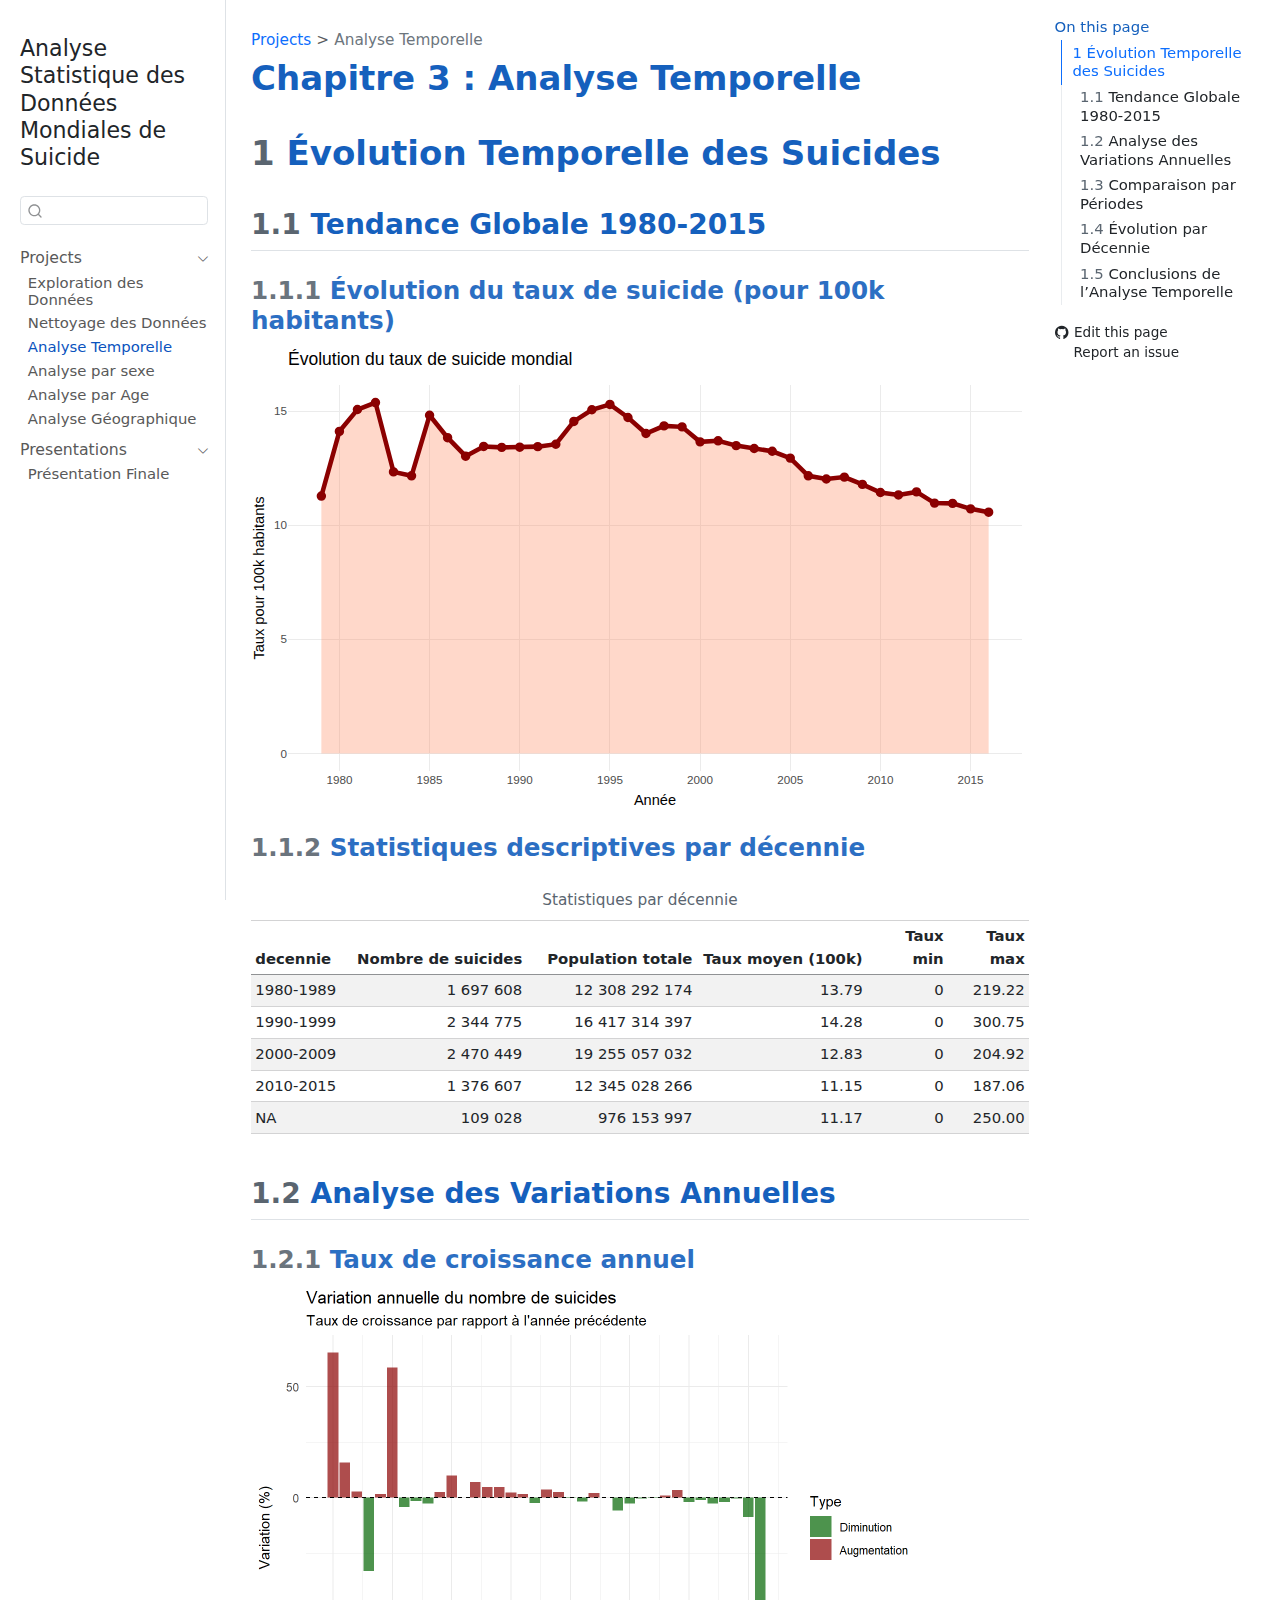
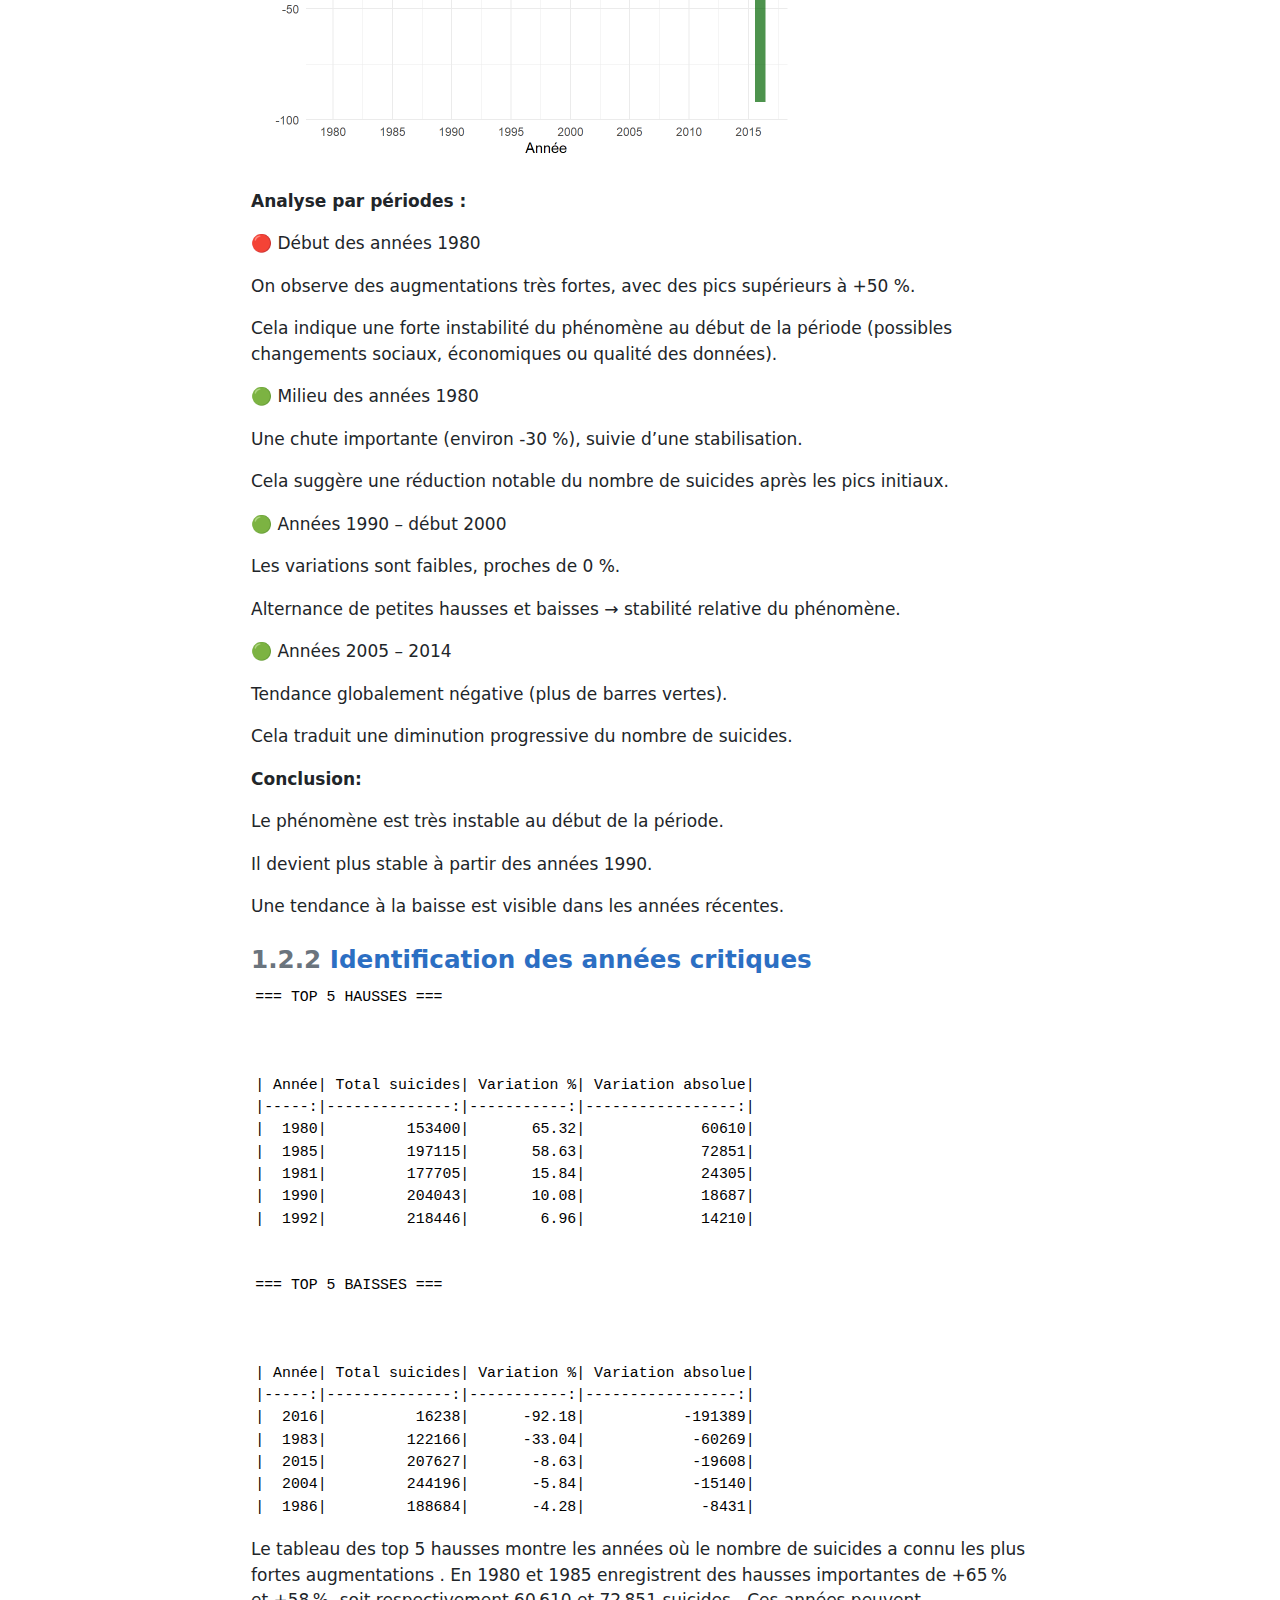
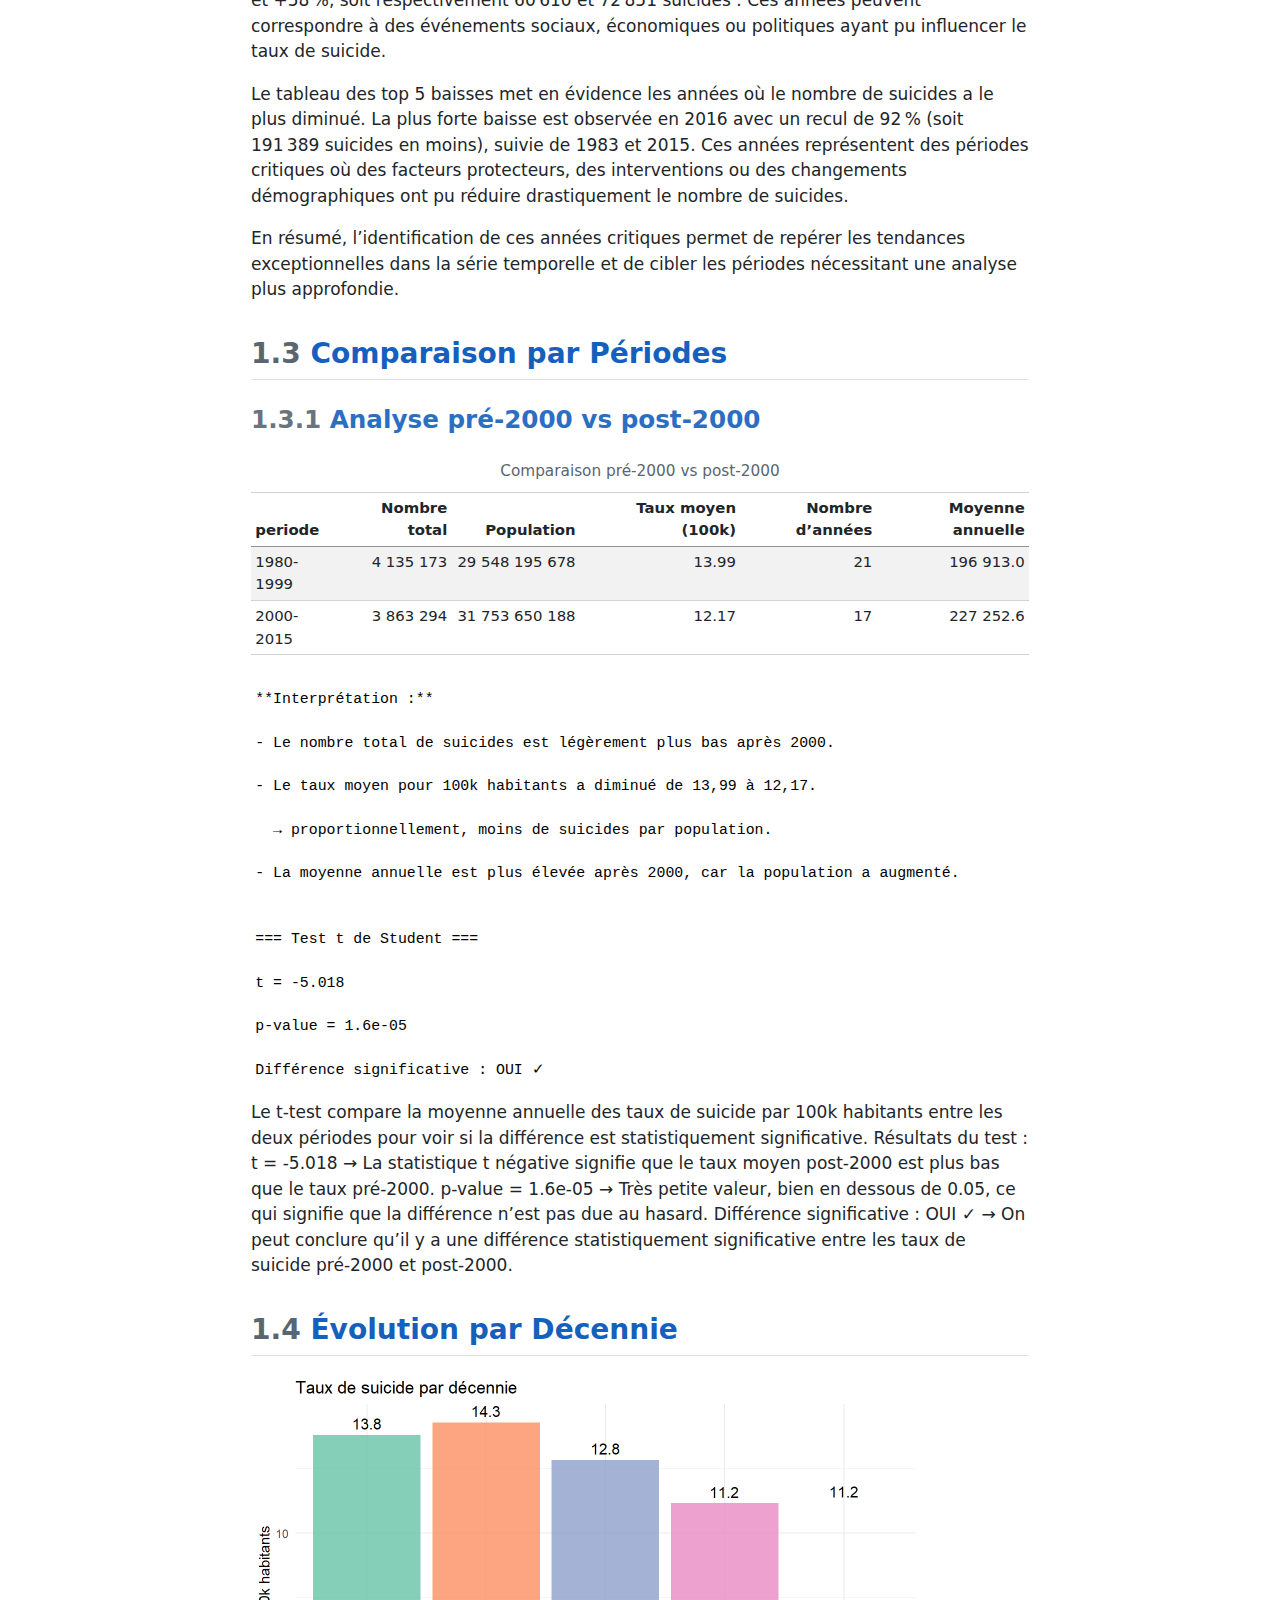
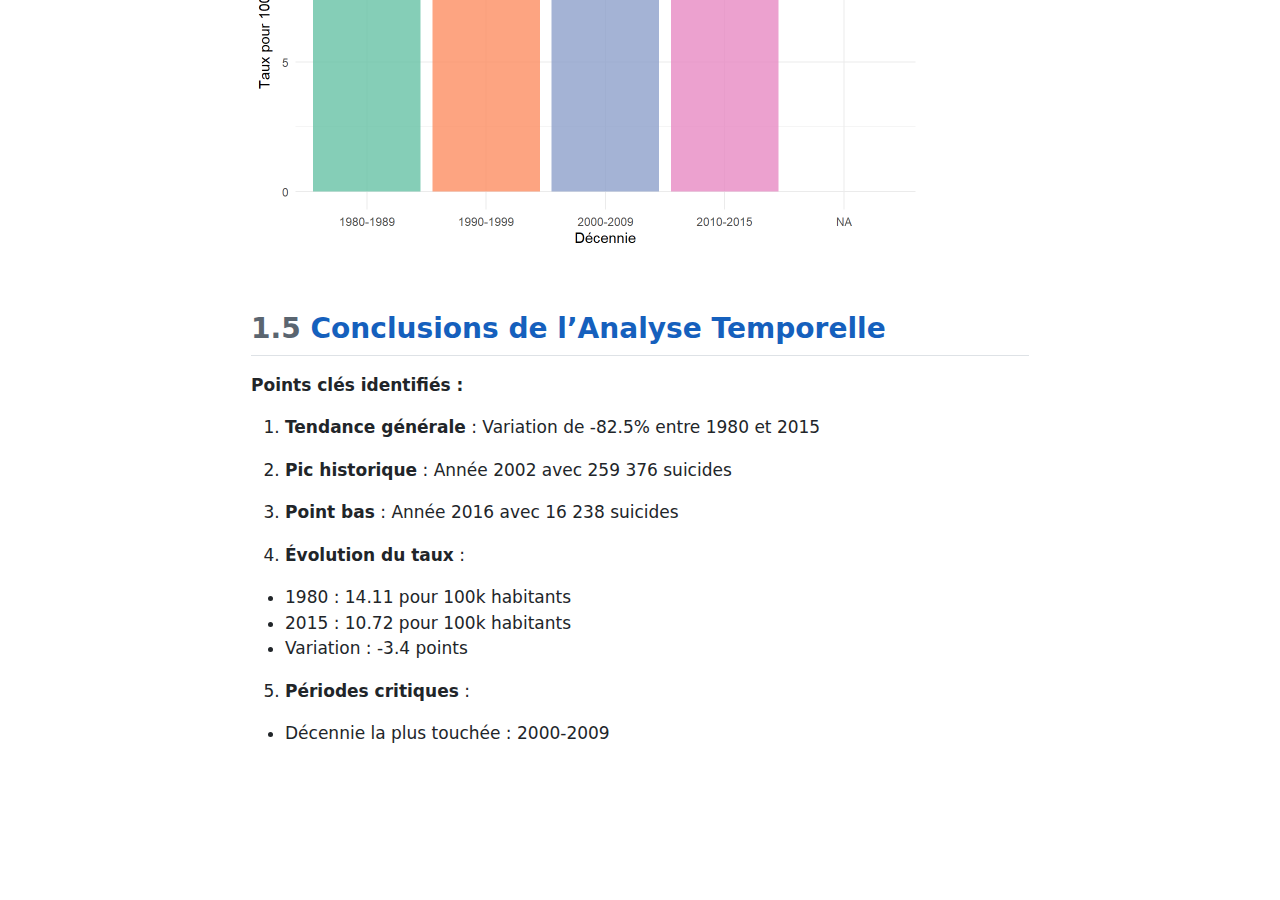
<file: docs/qmd/03_analyse_temporelle.html>
<!DOCTYPE html>
<html xmlns="http://www.w3.org/1999/xhtml" lang="en" xml:lang="en"><head>
<meta http-equiv="Content-Type" content="text/html; charset=UTF-8">
<meta charset="utf-8">
<meta name="generator" content="quarto-1.8.26">
<meta name="viewport" content="width=device-width, initial-scale=1.0, user-scalable=yes">
<title>Chapitre 3 : Analyse Temporelle – Analyse Statistique des Données Mondiales de Suicide </title>
<style>
code{white-space: pre-wrap;}
span.smallcaps{font-variant: small-caps;}
div.columns{display: flex; gap: min(4vw, 1.5em);}
div.column{flex: auto; overflow-x: auto;}
div.hanging-indent{margin-left: 1.5em; text-indent: -1.5em;}
ul.task-list{list-style: none;}
ul.task-list li input[type="checkbox"] {
  width: 0.8em;
  margin: 0 0.8em 0.2em -1em; /* quarto-specific, see https://github.com/quarto-dev/quarto-cli/issues/4556 */ 
  vertical-align: middle;
}
</style>

<script src="../site_libs/quarto-nav/quarto-nav.js"></script>
<script src="../site_libs/quarto-nav/headroom.min.js"></script>
<script src="../site_libs/clipboard/clipboard.min.js"></script>
<script src="../site_libs/quarto-search/autocomplete.umd.js"></script>
<script src="../site_libs/quarto-search/fuse.min.js"></script>
<script src="../site_libs/quarto-search/quarto-search.js"></script>
<meta name="quarto:offset" content="../">
<script src="../site_libs/quarto-html/quarto.js" type="module"></script>
<script src="../site_libs/quarto-html/tabsets/tabsets.js" type="module"></script>
<script src="../site_libs/quarto-html/axe/axe-check.js" type="module"></script>
<script src="../site_libs/quarto-html/popper.min.js"></script>
<script src="../site_libs/quarto-html/tippy.umd.min.js"></script>
<script src="../site_libs/quarto-html/anchor.min.js"></script>
<link href="../site_libs/quarto-html/tippy.css" rel="stylesheet">
<link href="../site_libs/quarto-html/quarto-syntax-highlighting-587c61ba64f3a5504c4d52d930310e48.css" rel="stylesheet" id="quarto-text-highlighting-styles">
<script src="../site_libs/bootstrap/bootstrap.min.js"></script>
<link href="../site_libs/bootstrap/bootstrap-icons.css" rel="stylesheet">
<link href="../site_libs/bootstrap/bootstrap-30ae6b2e5328ac7375bd033934d6d19c.min.css" rel="stylesheet" append-hash="true" id="quarto-bootstrap" data-mode="light"><script id="quarto-search-options" type="application/json">{
  "location": "sidebar",
  "copy-button": false,
  "collapse-after": 3,
  "panel-placement": "start",
  "type": "textbox",
  "limit": 50,
  "keyboard-shortcut": [
    "f",
    "/",
    "s"
  ],
  "show-item-context": false,
  "language": {
    "search-no-results-text": "No results",
    "search-matching-documents-text": "matching documents",
    "search-copy-link-title": "Copy link to search",
    "search-hide-matches-text": "Hide additional matches",
    "search-more-match-text": "more match in this document",
    "search-more-matches-text": "more matches in this document",
    "search-clear-button-title": "Clear",
    "search-text-placeholder": "",
    "search-detached-cancel-button-title": "Cancel",
    "search-submit-button-title": "Submit",
    "search-label": "Search"
  }
}</script><link href="../site_libs/htmltools-fill-0.5.8.1/fill.css" rel="stylesheet">
<script src="../site_libs/htmlwidgets-1.6.4/htmlwidgets.js"></script><script src="../site_libs/plotly-binding-4.11.0/plotly.js"></script><script src="../site_libs/typedarray-0.1/typedarray.min.js"></script><script src="../site_libs/jquery-3.5.1/jquery.min.js"></script><link href="../site_libs/crosstalk-1.2.2/css/crosstalk.min.css" rel="stylesheet">
<script src="../site_libs/crosstalk-1.2.2/js/crosstalk.min.js"></script><link href="../site_libs/plotly-htmlwidgets-css-2.11.1/plotly-htmlwidgets.css" rel="stylesheet">
<script src="../site_libs/plotly-main-2.11.1/plotly-latest.min.js"></script><link rel="stylesheet" href="../thpe.css">
</head>
<body class="nav-sidebar docked quarto-light">

<div id="quarto-search-results"></div>
  <header id="quarto-header" class="headroom fixed-top"><nav class="quarto-secondary-nav"><div class="container-fluid d-flex">
      <button type="button" class="quarto-btn-toggle btn" data-bs-toggle="collapse" role="button" data-bs-target=".quarto-sidebar-collapse-item" aria-controls="quarto-sidebar" aria-expanded="false" aria-label="Toggle sidebar navigation" onclick="if (window.quartoToggleHeadroom) { window.quartoToggleHeadroom(); }">
        <i class="bi bi-layout-text-sidebar-reverse"></i>
      </button>
        <nav class="quarto-page-breadcrumbs" aria-label="breadcrumb"><ol class="breadcrumb"><li class="breadcrumb-item"><a href="../qmd/01_exploration.html">Projects</a></li><li class="breadcrumb-item"><a href="../qmd/03_analyse_temporelle.html">Analyse Temporelle</a></li></ol></nav>
        <a class="flex-grow-1" role="navigation" data-bs-toggle="collapse" data-bs-target=".quarto-sidebar-collapse-item" aria-controls="quarto-sidebar" aria-expanded="false" aria-label="Toggle sidebar navigation" onclick="if (window.quartoToggleHeadroom) { window.quartoToggleHeadroom(); }">      
        </a>
      <button type="button" class="btn quarto-search-button" aria-label="Search" onclick="window.quartoOpenSearch();">
        <i class="bi bi-search"></i>
      </button>
    </div>
  </nav></header><!-- content --><div id="quarto-content" class="quarto-container page-columns page-rows-contents page-layout-article">
<!-- sidebar -->
  <nav id="quarto-sidebar" class="sidebar collapse collapse-horizontal quarto-sidebar-collapse-item sidebar-navigation docked overflow-auto"><div class="pt-lg-2 mt-2 text-left sidebar-header">
    <div class="sidebar-title mb-0 py-0">
      <a href="../">Analyse Statistique des Données Mondiales de Suicide</a> 
    </div>
      </div>
        <div class="mt-2 flex-shrink-0 align-items-center">
        <div class="sidebar-search">
        <div id="quarto-search" class="" title="Search"></div>
        </div>
        </div>
    <div class="sidebar-menu-container"> 
    <ul class="list-unstyled mt-1">
<li class="sidebar-item sidebar-item-section">
      <div class="sidebar-item-container"> 
            <a class="sidebar-item-text sidebar-link text-start" data-bs-toggle="collapse" data-bs-target="#quarto-sidebar-section-1" role="navigation" aria-expanded="true">
 <span class="menu-text">Projects</span></a>
          <a class="sidebar-item-toggle text-start" data-bs-toggle="collapse" data-bs-target="#quarto-sidebar-section-1" role="navigation" aria-expanded="true" aria-label="Toggle section">
            <i class="bi bi-chevron-right ms-2"></i>
          </a> 
      </div>
      <ul id="quarto-sidebar-section-1" class="collapse list-unstyled sidebar-section depth1 show">
<li class="sidebar-item">
  <div class="sidebar-item-container"> 
  <a href="../qmd/01_exploration.html" class="sidebar-item-text sidebar-link">
 <span class="menu-text">Exploration des Données</span></a>
  </div>
</li>
          <li class="sidebar-item">
  <div class="sidebar-item-container"> 
  <a href="../qmd/02_nettoyage.html" class="sidebar-item-text sidebar-link">
 <span class="menu-text">Nettoyage des Données</span></a>
  </div>
</li>
          <li class="sidebar-item">
  <div class="sidebar-item-container"> 
  <a href="../qmd/03_analyse_temporelle.html" class="sidebar-item-text sidebar-link active">
 <span class="menu-text">Analyse Temporelle</span></a>
  </div>
</li>
          <li class="sidebar-item">
  <div class="sidebar-item-container"> 
  <a href="../qmd/04_analyse_sexe.html" class="sidebar-item-text sidebar-link">
 <span class="menu-text">Analyse par sexe</span></a>
  </div>
</li>
          <li class="sidebar-item">
  <div class="sidebar-item-container"> 
  <a href="../qmd/05_analyse_age.html" class="sidebar-item-text sidebar-link">
 <span class="menu-text">Analyse par Age</span></a>
  </div>
</li>
          <li class="sidebar-item">
  <div class="sidebar-item-container"> 
  <a href="../qmd/06_analyse_geographique.html" class="sidebar-item-text sidebar-link">
 <span class="menu-text">Analyse Géographique</span></a>
  </div>
</li>
      </ul>
</li>
        <li class="sidebar-item sidebar-item-section">
      <div class="sidebar-item-container"> 
            <a class="sidebar-item-text sidebar-link text-start" data-bs-toggle="collapse" data-bs-target="#quarto-sidebar-section-2" role="navigation" aria-expanded="true">
 <span class="menu-text">Presentations</span></a>
          <a class="sidebar-item-toggle text-start" data-bs-toggle="collapse" data-bs-target="#quarto-sidebar-section-2" role="navigation" aria-expanded="true" aria-label="Toggle section">
            <i class="bi bi-chevron-right ms-2"></i>
          </a> 
      </div>
      <ul id="quarto-sidebar-section-2" class="collapse list-unstyled sidebar-section depth1 show">
<li class="sidebar-item">
  <div class="sidebar-item-container"> 
  <a href="../qmd/presentation.html" class="sidebar-item-text sidebar-link">
 <span class="menu-text">Présentation Finale</span></a>
  </div>
</li>
      </ul>
</li>
    </ul>
</div>
</nav><div id="quarto-sidebar-glass" class="quarto-sidebar-collapse-item" data-bs-toggle="collapse" data-bs-target=".quarto-sidebar-collapse-item"></div>
<!-- margin-sidebar -->
    <div id="quarto-margin-sidebar" class="sidebar margin-sidebar">
        <nav id="TOC" role="doc-toc" class="toc-active"><h2 id="toc-title">On this page</h2>
   
  <ul>
<li>
<a href="#%C3%A9volution-temporelle-des-suicides" id="toc-évolution-temporelle-des-suicides" class="nav-link active" data-scroll-target="#%C3%A9volution-temporelle-des-suicides"><span class="header-section-number">1</span> Évolution Temporelle des Suicides</a>
  <ul class="collapse">
<li>
<a href="#tendance-globale-1980-2015" id="toc-tendance-globale-1980-2015" class="nav-link" data-scroll-target="#tendance-globale-1980-2015"><span class="header-section-number">1.1</span> Tendance Globale 1980-2015</a>
  <ul class="collapse">
<li><a href="#%C3%A9volution-du-taux-de-suicide-pour-100k-habitants" id="toc-évolution-du-taux-de-suicide-pour-100k-habitants" class="nav-link" data-scroll-target="#%C3%A9volution-du-taux-de-suicide-pour-100k-habitants"><span class="header-section-number">1.1.1</span> Évolution du taux de suicide (pour 100k habitants)</a></li>
  <li><a href="#statistiques-descriptives-par-d%C3%A9cennie" id="toc-statistiques-descriptives-par-décennie" class="nav-link" data-scroll-target="#statistiques-descriptives-par-d%C3%A9cennie"><span class="header-section-number">1.1.2</span> Statistiques descriptives par décennie</a></li>
  </ul>
</li>
  <li>
<a href="#analyse-des-variations-annuelles" id="toc-analyse-des-variations-annuelles" class="nav-link" data-scroll-target="#analyse-des-variations-annuelles"><span class="header-section-number">1.2</span> Analyse des Variations Annuelles</a>
  <ul class="collapse">
<li><a href="#taux-de-croissance-annuel" id="toc-taux-de-croissance-annuel" class="nav-link" data-scroll-target="#taux-de-croissance-annuel"><span class="header-section-number">1.2.1</span> Taux de croissance annuel</a></li>
  <li><a href="#identification-des-ann%C3%A9es-critiques" id="toc-identification-des-années-critiques" class="nav-link" data-scroll-target="#identification-des-ann%C3%A9es-critiques"><span class="header-section-number">1.2.2</span> Identification des années critiques</a></li>
  </ul>
</li>
  <li>
<a href="#comparaison-par-p%C3%A9riodes" id="toc-comparaison-par-périodes" class="nav-link" data-scroll-target="#comparaison-par-p%C3%A9riodes"><span class="header-section-number">1.3</span> Comparaison par Périodes</a>
  <ul class="collapse">
<li><a href="#analyse-pr%C3%A9-2000-vs-post-2000" id="toc-analyse-pré-2000-vs-post-2000" class="nav-link" data-scroll-target="#analyse-pr%C3%A9-2000-vs-post-2000"><span class="header-section-number">1.3.1</span> Analyse pré-2000 vs post-2000</a></li>
  </ul>
</li>
  <li><a href="#%C3%A9volution-par-d%C3%A9cennie" id="toc-évolution-par-décennie" class="nav-link" data-scroll-target="#%C3%A9volution-par-d%C3%A9cennie"><span class="header-section-number">1.4</span> Évolution par Décennie</a></li>
  <li><a href="#conclusions-de-lanalyse-temporelle" id="toc-conclusions-de-lanalyse-temporelle" class="nav-link" data-scroll-target="#conclusions-de-lanalyse-temporelle"><span class="header-section-number">1.5</span> Conclusions de l’Analyse Temporelle</a></li>
  </ul>
</li>
  </ul><div class="toc-actions"><ul><li><a href="https://github.com/amenijawadi/analyse_suicide/edit/main/qmd/03_analyse_temporelle.qmd" class="toc-action"><i class="bi bi-github"></i>Edit this page</a></li><li><a href="https://github.com/amenijawadi/analyse_suicide/issues/new" class="toc-action"><i class="bi empty"></i>Report an issue</a></li></ul></div></nav>
    </div>
<!-- main -->
<main class="content" id="quarto-document-content"><header id="title-block-header" class="quarto-title-block default"><nav class="quarto-page-breadcrumbs quarto-title-breadcrumbs d-none d-lg-block" aria-label="breadcrumb"><ol class="breadcrumb"><li class="breadcrumb-item"><a href="../qmd/01_exploration.html">Projects</a></li><li class="breadcrumb-item"><a href="../qmd/03_analyse_temporelle.html">Analyse Temporelle</a></li></ol></nav><div class="quarto-title">
<h1 class="title">Chapitre 3 : Analyse Temporelle</h1>
</div>



<div class="quarto-title-meta">

    
  
    
  </div>
  


</header><section id="évolution-temporelle-des-suicides" class="level1" data-number="1"><h1 data-number="1">
<span class="header-section-number">1</span> Évolution Temporelle des Suicides</h1>
<section id="tendance-globale-1980-2015" class="level2" data-number="1.1"><h2 data-number="1.1" class="anchored" data-anchor-id="tendance-globale-1980-2015">
<span class="header-section-number">1.1</span> Tendance Globale 1980-2015</h2>
<section id="évolution-du-taux-de-suicide-pour-100k-habitants" class="level3" data-number="1.1.1"><h3 data-number="1.1.1" class="anchored" data-anchor-id="évolution-du-taux-de-suicide-pour-100k-habitants">
<span class="header-section-number">1.1.1</span> Évolution du taux de suicide (pour 100k habitants)</h3>
<div class="cell">
<div class="cell-output-display">
<div class="plotly html-widget html-fill-item" id="htmlwidget-936138871ee99c6a1c35" style="width:100%;height:464px;"></div>
<script type="application/json" data-for="htmlwidget-936138871ee99c6a1c35">{"x":{"data":[{"x":[1979,1980,1981,1982,1983,1984,1985,1986,1987,1988,1989,1990,1991,1992,1993,1994,1995,1996,1997,1998,1999,2000,2001,2002,2003,2004,2005,2006,2007,2008,2009,2010,2011,2012,2013,2014,2015,2016,2016,2016,2015,2014,2013,2012,2011,2010,2009,2008,2007,2006,2005,2004,2003,2002,2001,2000,1999,1998,1997,1996,1995,1994,1993,1992,1991,1990,1989,1988,1987,1986,1985,1984,1983,1982,1981,1980,1979,1979],"y":[0,0,0,0,0,0,0,0,0,0,0,0,0,0,0,0,0,0,0,0,0,0,0,0,0,0,0,0,0,0,0,0,0,0,0,0,0,0,0,10.574031603187422,10.719023724203071,10.959547770209724,10.971338650573664,11.462592504512035,11.328409827011479,11.435858203269341,11.791334565972655,12.110409813118462,12.028594891248122,12.166365588060339,12.942976385190997,13.242380771912146,13.363652262830529,13.490989848503459,13.700108795860352,13.654797772596938,14.312337738238689,14.354236759923658,14.020224888054285,14.722724462143907,15.294743265733485,15.063040733555145,14.550293944745805,13.55043356977016,13.445775043675068,13.421014214578882,13.413326379866172,13.454569131505277,13.026479069594288,13.838449684328683,14.819624208703566,12.168092424295908,12.338711988028596,15.377701596484009,15.071691406503982,14.11407988452364,11.280236902043002,0],"text":["year: 1979<br />taux_moyen: 11.28024","year: 1980<br />taux_moyen: 14.11408","year: 1981<br />taux_moyen: 15.07169","year: 1982<br />taux_moyen: 15.37770","year: 1983<br />taux_moyen: 12.33871","year: 1984<br />taux_moyen: 12.16809","year: 1985<br />taux_moyen: 14.81962","year: 1986<br />taux_moyen: 13.83845","year: 1987<br />taux_moyen: 13.02648","year: 1988<br />taux_moyen: 13.45457","year: 1989<br />taux_moyen: 13.41333","year: 1990<br />taux_moyen: 13.42101","year: 1991<br />taux_moyen: 13.44578","year: 1992<br />taux_moyen: 13.55043","year: 1993<br />taux_moyen: 14.55029","year: 1994<br />taux_moyen: 15.06304","year: 1995<br />taux_moyen: 15.29474","year: 1996<br />taux_moyen: 14.72272","year: 1997<br />taux_moyen: 14.02022","year: 1998<br />taux_moyen: 14.35424","year: 1999<br />taux_moyen: 14.31234","year: 2000<br />taux_moyen: 13.65480","year: 2001<br />taux_moyen: 13.70011","year: 2002<br />taux_moyen: 13.49099","year: 2003<br />taux_moyen: 13.36365","year: 2004<br />taux_moyen: 13.24238","year: 2005<br />taux_moyen: 12.94298","year: 2006<br />taux_moyen: 12.16637","year: 2007<br />taux_moyen: 12.02859","year: 2008<br />taux_moyen: 12.11041","year: 2009<br />taux_moyen: 11.79133","year: 2010<br />taux_moyen: 11.43586","year: 2011<br />taux_moyen: 11.32841","year: 2012<br />taux_moyen: 11.46259","year: 2013<br />taux_moyen: 10.97134","year: 2014<br />taux_moyen: 10.95955","year: 2015<br />taux_moyen: 10.71902","year: 2016<br />taux_moyen: 10.57403","year: 2016<br />taux_moyen: 10.57403","year: 2016<br />taux_moyen: 10.57403","year: 2015<br />taux_moyen: 10.71902","year: 2014<br />taux_moyen: 10.95955","year: 2013<br />taux_moyen: 10.97134","year: 2012<br />taux_moyen: 11.46259","year: 2011<br />taux_moyen: 11.32841","year: 2010<br />taux_moyen: 11.43586","year: 2009<br />taux_moyen: 11.79133","year: 2008<br />taux_moyen: 12.11041","year: 2007<br />taux_moyen: 12.02859","year: 2006<br />taux_moyen: 12.16637","year: 2005<br />taux_moyen: 12.94298","year: 2004<br />taux_moyen: 13.24238","year: 2003<br />taux_moyen: 13.36365","year: 2002<br />taux_moyen: 13.49099","year: 2001<br />taux_moyen: 13.70011","year: 2000<br />taux_moyen: 13.65480","year: 1999<br />taux_moyen: 14.31234","year: 1998<br />taux_moyen: 14.35424","year: 1997<br />taux_moyen: 14.02022","year: 1996<br />taux_moyen: 14.72272","year: 1995<br />taux_moyen: 15.29474","year: 1994<br />taux_moyen: 15.06304","year: 1993<br />taux_moyen: 14.55029","year: 1992<br />taux_moyen: 13.55043","year: 1991<br />taux_moyen: 13.44578","year: 1990<br />taux_moyen: 13.42101","year: 1989<br />taux_moyen: 13.41333","year: 1988<br />taux_moyen: 13.45457","year: 1987<br />taux_moyen: 13.02648","year: 1986<br />taux_moyen: 13.83845","year: 1985<br />taux_moyen: 14.81962","year: 1984<br />taux_moyen: 12.16809","year: 1983<br />taux_moyen: 12.33871","year: 1982<br />taux_moyen: 15.37770","year: 1981<br />taux_moyen: 15.07169","year: 1980<br />taux_moyen: 14.11408","year: 1979<br />taux_moyen: 11.28024","year: 1979<br />taux_moyen: 11.28024"],"type":"scatter","mode":"lines","line":{"width":1.8897637795275593,"color":"transparent","dash":"solid"},"fill":"toself","fillcolor":"rgba(255,127,80,0.3)","hoveron":"points","showlegend":false,"xaxis":"x","yaxis":"y","hoverinfo":"text","frame":null},{"x":[1979,1980,1981,1982,1983,1984,1985,1986,1987,1988,1989,1990,1991,1992,1993,1994,1995,1996,1997,1998,1999,2000,2001,2002,2003,2004,2005,2006,2007,2008,2009,2010,2011,2012,2013,2014,2015,2016],"y":[11.280236902043002,14.11407988452364,15.071691406503982,15.377701596484009,12.338711988028596,12.168092424295908,14.819624208703566,13.838449684328683,13.026479069594288,13.454569131505277,13.413326379866172,13.421014214578882,13.445775043675068,13.55043356977016,14.550293944745805,15.063040733555145,15.294743265733485,14.722724462143907,14.020224888054285,14.354236759923658,14.312337738238689,13.654797772596938,13.700108795860352,13.490989848503459,13.363652262830529,13.242380771912146,12.942976385190997,12.166365588060339,12.028594891248122,12.110409813118462,11.791334565972655,11.435858203269341,11.328409827011479,11.462592504512035,10.971338650573664,10.959547770209724,10.719023724203071,10.574031603187422],"text":["year: 1979<br />taux_moyen: 11.28024","year: 1980<br />taux_moyen: 14.11408","year: 1981<br />taux_moyen: 15.07169","year: 1982<br />taux_moyen: 15.37770","year: 1983<br />taux_moyen: 12.33871","year: 1984<br />taux_moyen: 12.16809","year: 1985<br />taux_moyen: 14.81962","year: 1986<br />taux_moyen: 13.83845","year: 1987<br />taux_moyen: 13.02648","year: 1988<br />taux_moyen: 13.45457","year: 1989<br />taux_moyen: 13.41333","year: 1990<br />taux_moyen: 13.42101","year: 1991<br />taux_moyen: 13.44578","year: 1992<br />taux_moyen: 13.55043","year: 1993<br />taux_moyen: 14.55029","year: 1994<br />taux_moyen: 15.06304","year: 1995<br />taux_moyen: 15.29474","year: 1996<br />taux_moyen: 14.72272","year: 1997<br />taux_moyen: 14.02022","year: 1998<br />taux_moyen: 14.35424","year: 1999<br />taux_moyen: 14.31234","year: 2000<br />taux_moyen: 13.65480","year: 2001<br />taux_moyen: 13.70011","year: 2002<br />taux_moyen: 13.49099","year: 2003<br />taux_moyen: 13.36365","year: 2004<br />taux_moyen: 13.24238","year: 2005<br />taux_moyen: 12.94298","year: 2006<br />taux_moyen: 12.16637","year: 2007<br />taux_moyen: 12.02859","year: 2008<br />taux_moyen: 12.11041","year: 2009<br />taux_moyen: 11.79133","year: 2010<br />taux_moyen: 11.43586","year: 2011<br />taux_moyen: 11.32841","year: 2012<br />taux_moyen: 11.46259","year: 2013<br />taux_moyen: 10.97134","year: 2014<br />taux_moyen: 10.95955","year: 2015<br />taux_moyen: 10.71902","year: 2016<br />taux_moyen: 10.57403"],"type":"scatter","mode":"lines+markers","line":{"width":4.5354330708661417,"color":"rgba(139,0,0,1)","dash":"solid"},"hoveron":"points","showlegend":false,"xaxis":"x","yaxis":"y","hoverinfo":"text","marker":{"autocolorscale":false,"color":"rgba(139,0,0,1)","opacity":1,"size":7.559055118110237,"symbol":"circle","line":{"width":1.8897637795275593,"color":"rgba(139,0,0,1)"}},"frame":null}],"layout":{"margin":{"t":40.840182648401829,"r":7.3059360730593621,"b":37.260273972602747,"l":37.260273972602747},"paper_bgcolor":"rgba(255,255,255,1)","font":{"color":"rgba(0,0,0,1)","family":"","size":14.611872146118724},"title":{"text":"Évolution du taux de suicide mondial","font":{"color":"rgba(0,0,0,1)","family":"","size":17.534246575342465},"x":0,"xref":"paper"},"xaxis":{"domain":[0,1],"automargin":true,"type":"linear","autorange":false,"range":[1977.1500000000001,2017.8499999999999],"tickmode":"array","ticktext":["1980","1985","1990","1995","2000","2005","2010","2015"],"tickvals":[1980,1985,1990,1995,2000,2005,2010,2015],"categoryorder":"array","categoryarray":["1980","1985","1990","1995","2000","2005","2010","2015"],"nticks":null,"ticks":"","tickcolor":null,"ticklen":3.6529680365296811,"tickwidth":0,"showticklabels":true,"tickfont":{"color":"rgba(77,77,77,1)","family":"","size":11.68949771689498},"tickangle":-0,"showline":false,"linecolor":null,"linewidth":0,"showgrid":true,"gridcolor":"rgba(235,235,235,1)","gridwidth":0,"zeroline":false,"anchor":"y","title":{"text":"Année","font":{"color":"rgba(0,0,0,1)","family":"","size":14.611872146118724}},"hoverformat":".2f"},"yaxis":{"domain":[0,1],"automargin":true,"type":"linear","autorange":false,"range":[-0.76888507982420051,16.14658667630821],"tickmode":"array","ticktext":["0","5","10","15"],"tickvals":[0,5,10,15],"categoryorder":"array","categoryarray":["0","5","10","15"],"nticks":null,"ticks":"","tickcolor":null,"ticklen":3.6529680365296811,"tickwidth":0,"showticklabels":true,"tickfont":{"color":"rgba(77,77,77,1)","family":"","size":11.68949771689498},"tickangle":-0,"showline":false,"linecolor":null,"linewidth":0,"showgrid":true,"gridcolor":"rgba(235,235,235,1)","gridwidth":0,"zeroline":false,"anchor":"x","title":{"text":"Taux pour 100k habitants","font":{"color":"rgba(0,0,0,1)","family":"","size":14.611872146118724}},"hoverformat":".2f"},"shapes":[{"type":"rect","fillcolor":null,"line":{"color":null,"width":0,"linetype":[]},"yref":"paper","xref":"paper","layer":"below","x0":0,"x1":1,"y0":0,"y1":1}],"showlegend":false,"legend":{"bgcolor":null,"bordercolor":null,"borderwidth":0,"font":{"color":"rgba(0,0,0,1)","family":"","size":11.68949771689498}},"hovermode":"closest","barmode":"relative"},"config":{"doubleClick":"reset","modeBarButtonsToAdd":["hoverclosest","hovercompare"],"showSendToCloud":false},"source":"A","attrs":{"165835f87aef":{"x":{},"y":{},"type":"scatter"},"16583c825d4f":{"x":{},"y":{}},"165845897b6a":{"x":{},"y":{}}},"cur_data":"165835f87aef","visdat":{"165835f87aef":["function (y) ","x"],"16583c825d4f":["function (y) ","x"],"165845897b6a":["function (y) ","x"]},"highlight":{"on":"plotly_click","persistent":false,"dynamic":false,"selectize":false,"opacityDim":0.20000000000000001,"selected":{"opacity":1},"debounce":0},"shinyEvents":["plotly_hover","plotly_click","plotly_selected","plotly_relayout","plotly_brushed","plotly_brushing","plotly_clickannotation","plotly_doubleclick","plotly_deselect","plotly_afterplot","plotly_sunburstclick"],"base_url":"https://plot.ly"},"evals":[],"jsHooks":[]}</script>
</div>
</div>
</section><section id="statistiques-descriptives-par-décennie" class="level3" data-number="1.1.2"><h3 data-number="1.1.2" class="anchored" data-anchor-id="statistiques-descriptives-par-décennie">
<span class="header-section-number">1.1.2</span> Statistiques descriptives par décennie</h3>
<div class="cell">
<div class="cell-output-display">
<table class="caption-top table table-sm table-striped small">
<caption>Statistiques par décennie</caption>
<colgroup>
<col style="width: 12%">
<col style="width: 22%">
<col style="width: 21%">
<col style="width: 21%">
<col style="width: 10%">
<col style="width: 10%">
</colgroup>
<thead><tr class="header">
<th style="text-align: left;">decennie</th>
<th style="text-align: right;">Nombre de suicides</th>
<th style="text-align: right;">Population totale</th>
<th style="text-align: right;">Taux moyen (100k)</th>
<th style="text-align: right;">Taux min</th>
<th style="text-align: right;">Taux max</th>
</tr></thead>
<tbody>
<tr class="odd">
<td style="text-align: left;">1980-1989</td>
<td style="text-align: right;">1 697 608</td>
<td style="text-align: right;">12 308 292 174</td>
<td style="text-align: right;">13.79</td>
<td style="text-align: right;">0</td>
<td style="text-align: right;">219.22</td>
</tr>
<tr class="even">
<td style="text-align: left;">1990-1999</td>
<td style="text-align: right;">2 344 775</td>
<td style="text-align: right;">16 417 314 397</td>
<td style="text-align: right;">14.28</td>
<td style="text-align: right;">0</td>
<td style="text-align: right;">300.75</td>
</tr>
<tr class="odd">
<td style="text-align: left;">2000-2009</td>
<td style="text-align: right;">2 470 449</td>
<td style="text-align: right;">19 255 057 032</td>
<td style="text-align: right;">12.83</td>
<td style="text-align: right;">0</td>
<td style="text-align: right;">204.92</td>
</tr>
<tr class="even">
<td style="text-align: left;">2010-2015</td>
<td style="text-align: right;">1 376 607</td>
<td style="text-align: right;">12 345 028 266</td>
<td style="text-align: right;">11.15</td>
<td style="text-align: right;">0</td>
<td style="text-align: right;">187.06</td>
</tr>
<tr class="odd">
<td style="text-align: left;">NA</td>
<td style="text-align: right;">109 028</td>
<td style="text-align: right;">976 153 997</td>
<td style="text-align: right;">11.17</td>
<td style="text-align: right;">0</td>
<td style="text-align: right;">250.00</td>
</tr>
</tbody>
</table>
</div>
</div>
</section></section><section id="analyse-des-variations-annuelles" class="level2" data-number="1.2"><h2 data-number="1.2" class="anchored" data-anchor-id="analyse-des-variations-annuelles">
<span class="header-section-number">1.2</span> Analyse des Variations Annuelles</h2>
<section id="taux-de-croissance-annuel" class="level3" data-number="1.2.1"><h3 data-number="1.2.1" class="anchored" data-anchor-id="taux-de-croissance-annuel">
<span class="header-section-number">1.2.1</span> Taux de croissance annuel</h3>
<div class="cell">
<div class="cell-output-display">
<div>
<figure class="figure"><p><img src="03_analyse_temporelle_files/figure-html/growth_rate-1.png" class="img-fluid figure-img" width="672"></p>
</figure>
</div>
</div>
</div>
<p><strong>Analyse par périodes :</strong></p>
<p>🔴 Début des années 1980</p>
<p>On observe des augmentations très fortes, avec des pics supérieurs à +50 %.</p>
<p>Cela indique une forte instabilité du phénomène au début de la période (possibles changements sociaux, économiques ou qualité des données).</p>
<p>🟢 Milieu des années 1980</p>
<p>Une chute importante (environ -30 %), suivie d’une stabilisation.</p>
<p>Cela suggère une réduction notable du nombre de suicides après les pics initiaux.</p>
<p>🟢 Années 1990 – début 2000</p>
<p>Les variations sont faibles, proches de 0 %.</p>
<p>Alternance de petites hausses et baisses → stabilité relative du phénomène.</p>
<p>🟢 Années 2005 – 2014</p>
<p>Tendance globalement négative (plus de barres vertes).</p>
<p>Cela traduit une diminution progressive du nombre de suicides.</p>
<p><strong>Conclusion:</strong></p>
<p>Le phénomène est très instable au début de la période.</p>
<p>Il devient plus stable à partir des années 1990.</p>
<p>Une tendance à la baisse est visible dans les années récentes.</p>
</section><section id="identification-des-années-critiques" class="level3" data-number="1.2.2"><h3 data-number="1.2.2" class="anchored" data-anchor-id="identification-des-années-critiques">
<span class="header-section-number">1.2.2</span> Identification des années critiques</h3>
<div class="cell">
<div class="cell-output cell-output-stdout">
<pre><code>=== TOP 5 HAUSSES ===</code></pre>
</div>
<div class="cell-output cell-output-stdout">
<pre><code>

| Année| Total suicides| Variation %| Variation absolue|
|-----:|--------------:|-----------:|-----------------:|
|  1980|         153400|       65.32|             60610|
|  1985|         197115|       58.63|             72851|
|  1981|         177705|       15.84|             24305|
|  1990|         204043|       10.08|             18687|
|  1992|         218446|        6.96|             14210|</code></pre>
</div>
<div class="cell-output cell-output-stdout">
<pre><code>
=== TOP 5 BAISSES ===</code></pre>
</div>
<div class="cell-output cell-output-stdout">
<pre><code>

| Année| Total suicides| Variation %| Variation absolue|
|-----:|--------------:|-----------:|-----------------:|
|  2016|          16238|      -92.18|           -191389|
|  1983|         122166|      -33.04|            -60269|
|  2015|         207627|       -8.63|            -19608|
|  2004|         244196|       -5.84|            -15140|
|  1986|         188684|       -4.28|             -8431|</code></pre>
</div>
</div>
<p>Le tableau des top 5 hausses montre les années où le nombre de suicides a connu les plus fortes augmentations . En 1980 et 1985 enregistrent des hausses importantes de +65 % et +58 %, soit respectivement 60 610 et 72 851 suicides . Ces années peuvent correspondre à des événements sociaux, économiques ou politiques ayant pu influencer le taux de suicide.</p>
<p>Le tableau des top 5 baisses met en évidence les années où le nombre de suicides a le plus diminué. La plus forte baisse est observée en 2016 avec un recul de 92 % (soit 191 389 suicides en moins), suivie de 1983 et 2015. Ces années représentent des périodes critiques où des facteurs protecteurs, des interventions ou des changements démographiques ont pu réduire drastiquement le nombre de suicides.</p>
<p>En résumé, l’identification de ces années critiques permet de repérer les tendances exceptionnelles dans la série temporelle et de cibler les périodes nécessitant une analyse plus approfondie.</p>
</section></section><section id="comparaison-par-périodes" class="level2" data-number="1.3"><h2 data-number="1.3" class="anchored" data-anchor-id="comparaison-par-périodes">
<span class="header-section-number">1.3</span> Comparaison par Périodes</h2>
<section id="analyse-pré-2000-vs-post-2000" class="level3" data-number="1.3.1"><h3 data-number="1.3.1" class="anchored" data-anchor-id="analyse-pré-2000-vs-post-2000">
<span class="header-section-number">1.3.1</span> Analyse pré-2000 vs post-2000</h3>
<div class="cell">
<div class="cell-output-display">
<table class="caption-top table table-sm table-striped small">
<caption>Comparaison pré-2000 vs post-2000</caption>
<colgroup>
<col style="width: 11%">
<col style="width: 14%">
<col style="width: 16%">
<col style="width: 20%">
<col style="width: 17%">
<col style="width: 19%">
</colgroup>
<thead><tr class="header">
<th style="text-align: left;">periode</th>
<th style="text-align: right;">Nombre total</th>
<th style="text-align: right;">Population</th>
<th style="text-align: right;">Taux moyen (100k)</th>
<th style="text-align: right;">Nombre d’années</th>
<th style="text-align: right;">Moyenne annuelle</th>
</tr></thead>
<tbody>
<tr class="odd">
<td style="text-align: left;">1980-1999</td>
<td style="text-align: right;">4 135 173</td>
<td style="text-align: right;">29 548 195 678</td>
<td style="text-align: right;">13.99</td>
<td style="text-align: right;">21</td>
<td style="text-align: right;">196 913.0</td>
</tr>
<tr class="even">
<td style="text-align: left;">2000-2015</td>
<td style="text-align: right;">3 863 294</td>
<td style="text-align: right;">31 753 650 188</td>
<td style="text-align: right;">12.17</td>
<td style="text-align: right;">17</td>
<td style="text-align: right;">227 252.6</td>
</tr>
</tbody>
</table>
</div>
<div class="cell-output cell-output-stdout">
<pre><code>
**Interprétation :**</code></pre>
</div>
<div class="cell-output cell-output-stdout">
<pre><code>- Le nombre total de suicides est légèrement plus bas après 2000.</code></pre>
</div>
<div class="cell-output cell-output-stdout">
<pre><code>- Le taux moyen pour 100k habitants a diminué de 13,99 à 12,17.</code></pre>
</div>
<div class="cell-output cell-output-stdout">
<pre><code>  → proportionnellement, moins de suicides par population.</code></pre>
</div>
<div class="cell-output cell-output-stdout">
<pre><code>- La moyenne annuelle est plus élevée après 2000, car la population a augmenté.</code></pre>
</div>
<div class="cell-output cell-output-stdout">
<pre><code>
=== Test t de Student ===</code></pre>
</div>
<div class="cell-output cell-output-stdout">
<pre><code>t = -5.018 </code></pre>
</div>
<div class="cell-output cell-output-stdout">
<pre><code>p-value = 1.6e-05 </code></pre>
</div>
<div class="cell-output cell-output-stdout">
<pre><code>Différence significative : OUI ✓ </code></pre>
</div>
</div>
<p>Le t-test compare la moyenne annuelle des taux de suicide par 100k habitants entre les deux périodes pour voir si la différence est statistiquement significative. Résultats du test : t = -5.018 → La statistique t négative signifie que le taux moyen post-2000 est plus bas que le taux pré-2000. p-value = 1.6e-05 → Très petite valeur, bien en dessous de 0.05, ce qui signifie que la différence n’est pas due au hasard. Différence significative : OUI ✓ → On peut conclure qu’il y a une différence statistiquement significative entre les taux de suicide pré-2000 et post-2000.</p>
</section></section><section id="évolution-par-décennie" class="level2" data-number="1.4"><h2 data-number="1.4" class="anchored" data-anchor-id="évolution-par-décennie">
<span class="header-section-number">1.4</span> Évolution par Décennie</h2>
<div class="cell">
<div class="cell-output-display">
<div>
<figure class="figure"><p><img src="03_analyse_temporelle_files/figure-html/evolution_decennie-1.png" class="img-fluid figure-img" width="672"></p>
</figure>
</div>
</div>
</div>
</section><section id="conclusions-de-lanalyse-temporelle" class="level2" data-number="1.5"><h2 data-number="1.5" class="anchored" data-anchor-id="conclusions-de-lanalyse-temporelle">
<span class="header-section-number">1.5</span> Conclusions de l’Analyse Temporelle</h2>
<p><strong>Points clés identifiés :</strong></p>
<ol type="1">
<li><p><strong>Tendance générale</strong> : Variation de -82.5% entre 1980 et 2015</p></li>
<li><p><strong>Pic historique</strong> : Année 2002 avec 259 376 suicides</p></li>
<li><p><strong>Point bas</strong> : Année 2016 avec 16 238 suicides</p></li>
<li><p><strong>Évolution du taux</strong> :</p></li>
</ol>
<ul>
<li>1980 : 14.11 pour 100k habitants</li>
<li>2015 : 10.72 pour 100k habitants</li>
<li>Variation : -3.4 points</li>
</ul>
<ol start="5" type="1">
<li>
<strong>Périodes critiques</strong> :</li>
</ol>
<ul>
<li>Décennie la plus touchée : 2000-2009</li>
</ul>


</section></section></main><!-- /main --><script id="quarto-html-after-body" type="application/javascript">
  window.document.addEventListener("DOMContentLoaded", function (event) {
    const icon = "";
    const anchorJS = new window.AnchorJS();
    anchorJS.options = {
      placement: 'right',
      icon: icon
    };
    anchorJS.add('.anchored');
    const isCodeAnnotation = (el) => {
      for (const clz of el.classList) {
        if (clz.startsWith('code-annotation-')) {                     
          return true;
        }
      }
      return false;
    }
    const onCopySuccess = function(e) {
      // button target
      const button = e.trigger;
      // don't keep focus
      button.blur();
      // flash "checked"
      button.classList.add('code-copy-button-checked');
      var currentTitle = button.getAttribute("title");
      button.setAttribute("title", "Copied!");
      let tooltip;
      if (window.bootstrap) {
        button.setAttribute("data-bs-toggle", "tooltip");
        button.setAttribute("data-bs-placement", "left");
        button.setAttribute("data-bs-title", "Copied!");
        tooltip = new bootstrap.Tooltip(button, 
          { trigger: "manual", 
            customClass: "code-copy-button-tooltip",
            offset: [0, -8]});
        tooltip.show();    
      }
      setTimeout(function() {
        if (tooltip) {
          tooltip.hide();
          button.removeAttribute("data-bs-title");
          button.removeAttribute("data-bs-toggle");
          button.removeAttribute("data-bs-placement");
        }
        button.setAttribute("title", currentTitle);
        button.classList.remove('code-copy-button-checked');
      }, 1000);
      // clear code selection
      e.clearSelection();
    }
    const getTextToCopy = function(trigger) {
      const outerScaffold = trigger.parentElement.cloneNode(true);
      const codeEl = outerScaffold.querySelector('code');
      for (const childEl of codeEl.children) {
        if (isCodeAnnotation(childEl)) {
          childEl.remove();
        }
      }
      return codeEl.innerText;
    }
    const clipboard = new window.ClipboardJS('.code-copy-button:not([data-in-quarto-modal])', {
      text: getTextToCopy
    });
    clipboard.on('success', onCopySuccess);
    if (window.document.getElementById('quarto-embedded-source-code-modal')) {
      const clipboardModal = new window.ClipboardJS('.code-copy-button[data-in-quarto-modal]', {
        text: getTextToCopy,
        container: window.document.getElementById('quarto-embedded-source-code-modal')
      });
      clipboardModal.on('success', onCopySuccess);
    }
      var localhostRegex = new RegExp(/^(?:http|https):\/\/localhost\:?[0-9]*\//);
      var mailtoRegex = new RegExp(/^mailto:/);
        var filterRegex = new RegExp("https:\/\/amenijawadi\.github\.io\/analyse_suicide\/");
      var isInternal = (href) => {
          return filterRegex.test(href) || localhostRegex.test(href) || mailtoRegex.test(href);
      }
      // Inspect non-navigation links and adorn them if external
     var links = window.document.querySelectorAll('a[href]:not(.nav-link):not(.navbar-brand):not(.toc-action):not(.sidebar-link):not(.sidebar-item-toggle):not(.pagination-link):not(.no-external):not([aria-hidden]):not(.dropdown-item):not(.quarto-navigation-tool):not(.about-link)');
      for (var i=0; i<links.length; i++) {
        const link = links[i];
        if (!isInternal(link.href)) {
          // undo the damage that might have been done by quarto-nav.js in the case of
          // links that we want to consider external
          if (link.dataset.originalHref !== undefined) {
            link.href = link.dataset.originalHref;
          }
        }
      }
    function tippyHover(el, contentFn, onTriggerFn, onUntriggerFn) {
      const config = {
        allowHTML: true,
        maxWidth: 500,
        delay: 100,
        arrow: false,
        appendTo: function(el) {
            return el.parentElement;
        },
        interactive: true,
        interactiveBorder: 10,
        theme: 'quarto',
        placement: 'bottom-start',
      };
      if (contentFn) {
        config.content = contentFn;
      }
      if (onTriggerFn) {
        config.onTrigger = onTriggerFn;
      }
      if (onUntriggerFn) {
        config.onUntrigger = onUntriggerFn;
      }
      window.tippy(el, config); 
    }
    const noterefs = window.document.querySelectorAll('a[role="doc-noteref"]');
    for (var i=0; i<noterefs.length; i++) {
      const ref = noterefs[i];
      tippyHover(ref, function() {
        // use id or data attribute instead here
        let href = ref.getAttribute('data-footnote-href') || ref.getAttribute('href');
        try { href = new URL(href).hash; } catch {}
        const id = href.replace(/^#\/?/, "");
        const note = window.document.getElementById(id);
        if (note) {
          return note.innerHTML;
        } else {
          return "";
        }
      });
    }
    const xrefs = window.document.querySelectorAll('a.quarto-xref');
    const processXRef = (id, note) => {
      // Strip column container classes
      const stripColumnClz = (el) => {
        el.classList.remove("page-full", "page-columns");
        if (el.children) {
          for (const child of el.children) {
            stripColumnClz(child);
          }
        }
      }
      stripColumnClz(note)
      if (id === null || id.startsWith('sec-')) {
        // Special case sections, only their first couple elements
        const container = document.createElement("div");
        if (note.children && note.children.length > 2) {
          container.appendChild(note.children[0].cloneNode(true));
          for (let i = 1; i < note.children.length; i++) {
            const child = note.children[i];
            if (child.tagName === "P" && child.innerText === "") {
              continue;
            } else {
              container.appendChild(child.cloneNode(true));
              break;
            }
          }
          if (window.Quarto?.typesetMath) {
            window.Quarto.typesetMath(container);
          }
          return container.innerHTML
        } else {
          if (window.Quarto?.typesetMath) {
            window.Quarto.typesetMath(note);
          }
          return note.innerHTML;
        }
      } else {
        // Remove any anchor links if they are present
        const anchorLink = note.querySelector('a.anchorjs-link');
        if (anchorLink) {
          anchorLink.remove();
        }
        if (window.Quarto?.typesetMath) {
          window.Quarto.typesetMath(note);
        }
        if (note.classList.contains("callout")) {
          return note.outerHTML;
        } else {
          return note.innerHTML;
        }
      }
    }
    for (var i=0; i<xrefs.length; i++) {
      const xref = xrefs[i];
      tippyHover(xref, undefined, function(instance) {
        instance.disable();
        let url = xref.getAttribute('href');
        let hash = undefined; 
        if (url.startsWith('#')) {
          hash = url;
        } else {
          try { hash = new URL(url).hash; } catch {}
        }
        if (hash) {
          const id = hash.replace(/^#\/?/, "");
          const note = window.document.getElementById(id);
          if (note !== null) {
            try {
              const html = processXRef(id, note.cloneNode(true));
              instance.setContent(html);
            } finally {
              instance.enable();
              instance.show();
            }
          } else {
            // See if we can fetch this
            fetch(url.split('#')[0])
            .then(res => res.text())
            .then(html => {
              const parser = new DOMParser();
              const htmlDoc = parser.parseFromString(html, "text/html");
              const note = htmlDoc.getElementById(id);
              if (note !== null) {
                const html = processXRef(id, note);
                instance.setContent(html);
              } 
            }).finally(() => {
              instance.enable();
              instance.show();
            });
          }
        } else {
          // See if we can fetch a full url (with no hash to target)
          // This is a special case and we should probably do some content thinning / targeting
          fetch(url)
          .then(res => res.text())
          .then(html => {
            const parser = new DOMParser();
            const htmlDoc = parser.parseFromString(html, "text/html");
            const note = htmlDoc.querySelector('main.content');
            if (note !== null) {
              // This should only happen for chapter cross references
              // (since there is no id in the URL)
              // remove the first header
              if (note.children.length > 0 && note.children[0].tagName === "HEADER") {
                note.children[0].remove();
              }
              const html = processXRef(null, note);
              instance.setContent(html);
            } 
          }).finally(() => {
            instance.enable();
            instance.show();
          });
        }
      }, function(instance) {
      });
    }
        let selectedAnnoteEl;
        const selectorForAnnotation = ( cell, annotation) => {
          let cellAttr = 'data-code-cell="' + cell + '"';
          let lineAttr = 'data-code-annotation="' +  annotation + '"';
          const selector = 'span[' + cellAttr + '][' + lineAttr + ']';
          return selector;
        }
        const selectCodeLines = (annoteEl) => {
          const doc = window.document;
          const targetCell = annoteEl.getAttribute("data-target-cell");
          const targetAnnotation = annoteEl.getAttribute("data-target-annotation");
          const annoteSpan = window.document.querySelector(selectorForAnnotation(targetCell, targetAnnotation));
          const lines = annoteSpan.getAttribute("data-code-lines").split(",");
          const lineIds = lines.map((line) => {
            return targetCell + "-" + line;
          })
          let top = null;
          let height = null;
          let parent = null;
          if (lineIds.length > 0) {
              //compute the position of the single el (top and bottom and make a div)
              const el = window.document.getElementById(lineIds[0]);
              top = el.offsetTop;
              height = el.offsetHeight;
              parent = el.parentElement.parentElement;
            if (lineIds.length > 1) {
              const lastEl = window.document.getElementById(lineIds[lineIds.length - 1]);
              const bottom = lastEl.offsetTop + lastEl.offsetHeight;
              height = bottom - top;
            }
            if (top !== null && height !== null && parent !== null) {
              // cook up a div (if necessary) and position it 
              let div = window.document.getElementById("code-annotation-line-highlight");
              if (div === null) {
                div = window.document.createElement("div");
                div.setAttribute("id", "code-annotation-line-highlight");
                div.style.position = 'absolute';
                parent.appendChild(div);
              }
              div.style.top = top - 2 + "px";
              div.style.height = height + 4 + "px";
              div.style.left = 0;
              let gutterDiv = window.document.getElementById("code-annotation-line-highlight-gutter");
              if (gutterDiv === null) {
                gutterDiv = window.document.createElement("div");
                gutterDiv.setAttribute("id", "code-annotation-line-highlight-gutter");
                gutterDiv.style.position = 'absolute';
                const codeCell = window.document.getElementById(targetCell);
                const gutter = codeCell.querySelector('.code-annotation-gutter');
                gutter.appendChild(gutterDiv);
              }
              gutterDiv.style.top = top - 2 + "px";
              gutterDiv.style.height = height + 4 + "px";
            }
            selectedAnnoteEl = annoteEl;
          }
        };
        const unselectCodeLines = () => {
          const elementsIds = ["code-annotation-line-highlight", "code-annotation-line-highlight-gutter"];
          elementsIds.forEach((elId) => {
            const div = window.document.getElementById(elId);
            if (div) {
              div.remove();
            }
          });
          selectedAnnoteEl = undefined;
        };
          // Handle positioning of the toggle
      window.addEventListener(
        "resize",
        throttle(() => {
          elRect = undefined;
          if (selectedAnnoteEl) {
            selectCodeLines(selectedAnnoteEl);
          }
        }, 10)
      );
      function throttle(fn, ms) {
      let throttle = false;
      let timer;
        return (...args) => {
          if(!throttle) { // first call gets through
              fn.apply(this, args);
              throttle = true;
          } else { // all the others get throttled
              if(timer) clearTimeout(timer); // cancel #2
              timer = setTimeout(() => {
                fn.apply(this, args);
                timer = throttle = false;
              }, ms);
          }
        };
      }
        // Attach click handler to the DT
        const annoteDls = window.document.querySelectorAll('dt[data-target-cell]');
        for (const annoteDlNode of annoteDls) {
          annoteDlNode.addEventListener('click', (event) => {
            const clickedEl = event.target;
            if (clickedEl !== selectedAnnoteEl) {
              unselectCodeLines();
              const activeEl = window.document.querySelector('dt[data-target-cell].code-annotation-active');
              if (activeEl) {
                activeEl.classList.remove('code-annotation-active');
              }
              selectCodeLines(clickedEl);
              clickedEl.classList.add('code-annotation-active');
            } else {
              // Unselect the line
              unselectCodeLines();
              clickedEl.classList.remove('code-annotation-active');
            }
          });
        }
    const findCites = (el) => {
      const parentEl = el.parentElement;
      if (parentEl) {
        const cites = parentEl.dataset.cites;
        if (cites) {
          return {
            el,
            cites: cites.split(' ')
          };
        } else {
          return findCites(el.parentElement)
        }
      } else {
        return undefined;
      }
    };
    var bibliorefs = window.document.querySelectorAll('a[role="doc-biblioref"]');
    for (var i=0; i<bibliorefs.length; i++) {
      const ref = bibliorefs[i];
      const citeInfo = findCites(ref);
      if (citeInfo) {
        tippyHover(citeInfo.el, function() {
          var popup = window.document.createElement('div');
          citeInfo.cites.forEach(function(cite) {
            var citeDiv = window.document.createElement('div');
            citeDiv.classList.add('hanging-indent');
            citeDiv.classList.add('csl-entry');
            var biblioDiv = window.document.getElementById('ref-' + cite);
            if (biblioDiv) {
              citeDiv.innerHTML = biblioDiv.innerHTML;
            }
            popup.appendChild(citeDiv);
          });
          return popup.innerHTML;
        });
      }
    }
  });
  </script>
</div> <!-- /content -->



<footer class="footer"><div class="nav-footer"><div class="nav-footer-center"><div class="toc-actions d-sm-block d-md-none"><ul><li><a href="https://github.com/amenijawadi/analyse_suicide/edit/main/qmd/03_analyse_temporelle.qmd" class="toc-action"><i class="bi bi-github"></i>Edit this page</a></li><li><a href="https://github.com/amenijawadi/analyse_suicide/issues/new" class="toc-action"><i class="bi empty"></i>Report an issue</a></li></ul></div></div></div></footer></body></html>
</file>
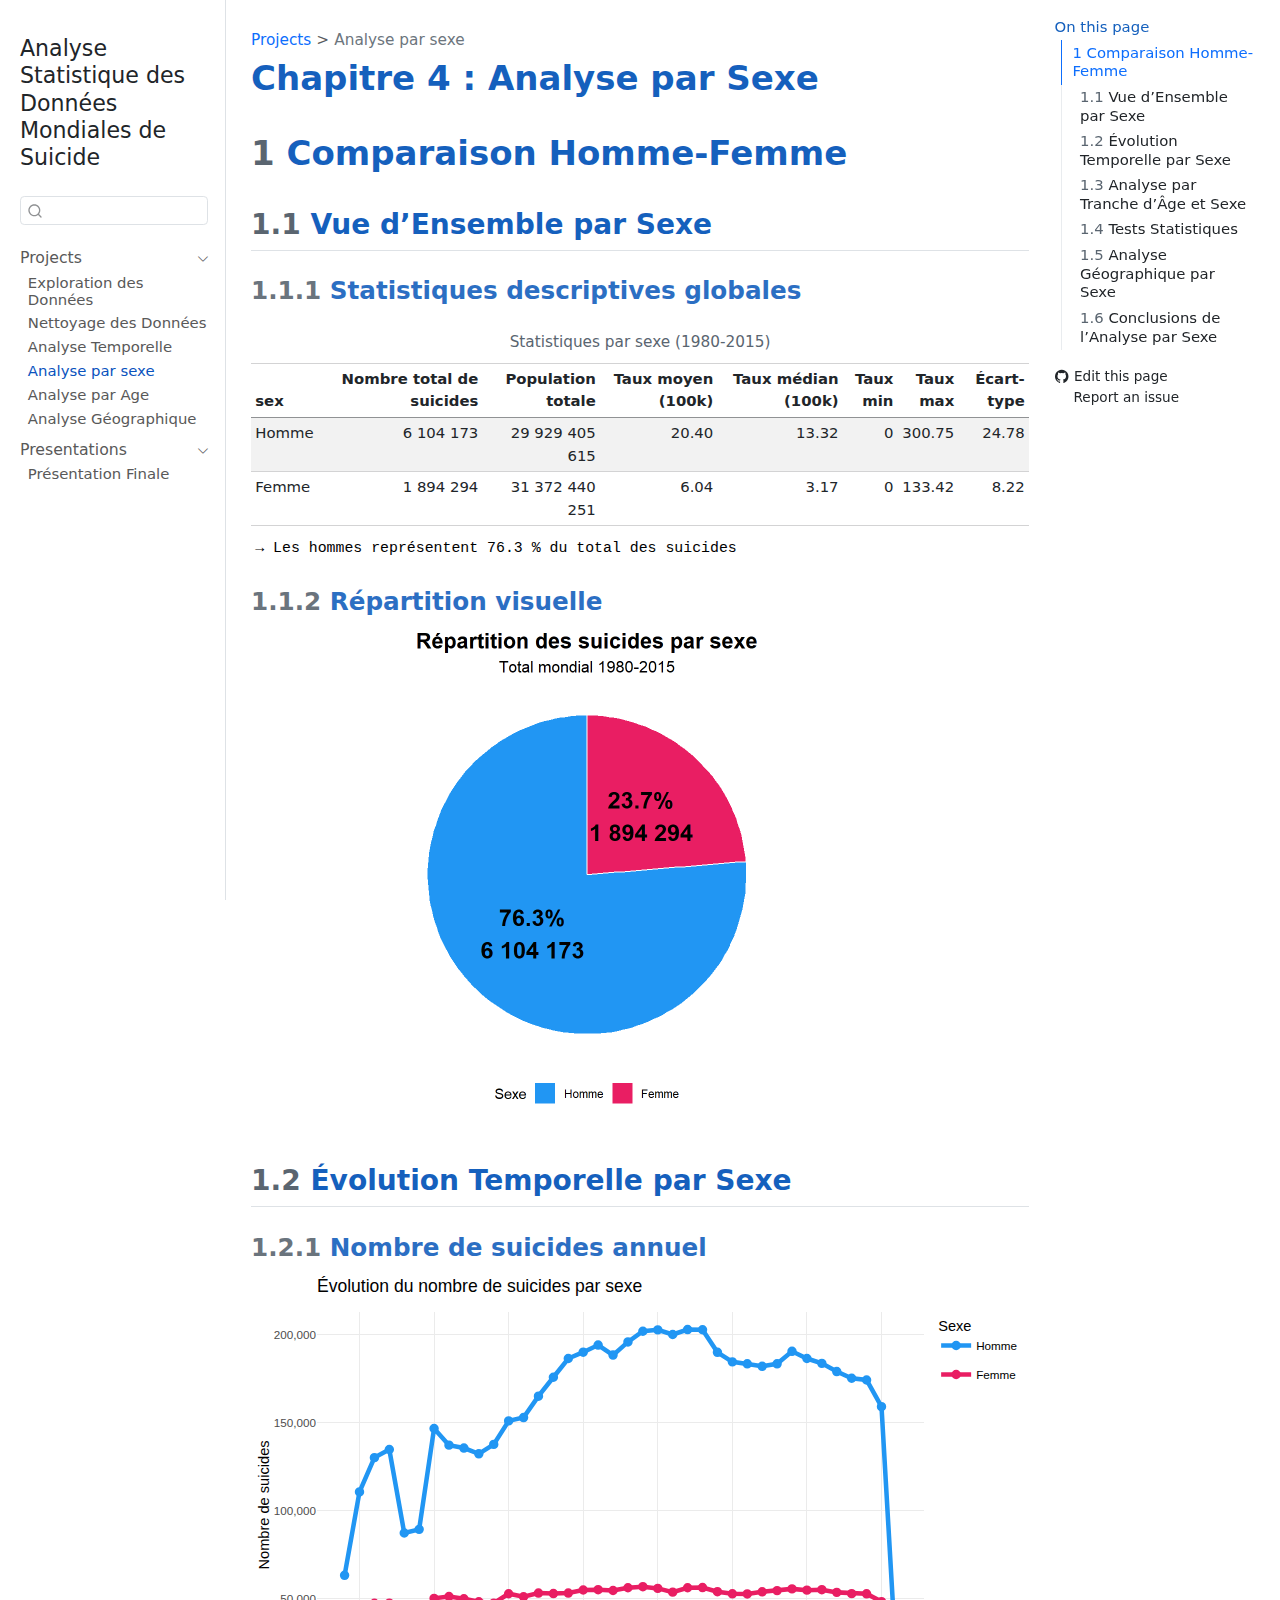
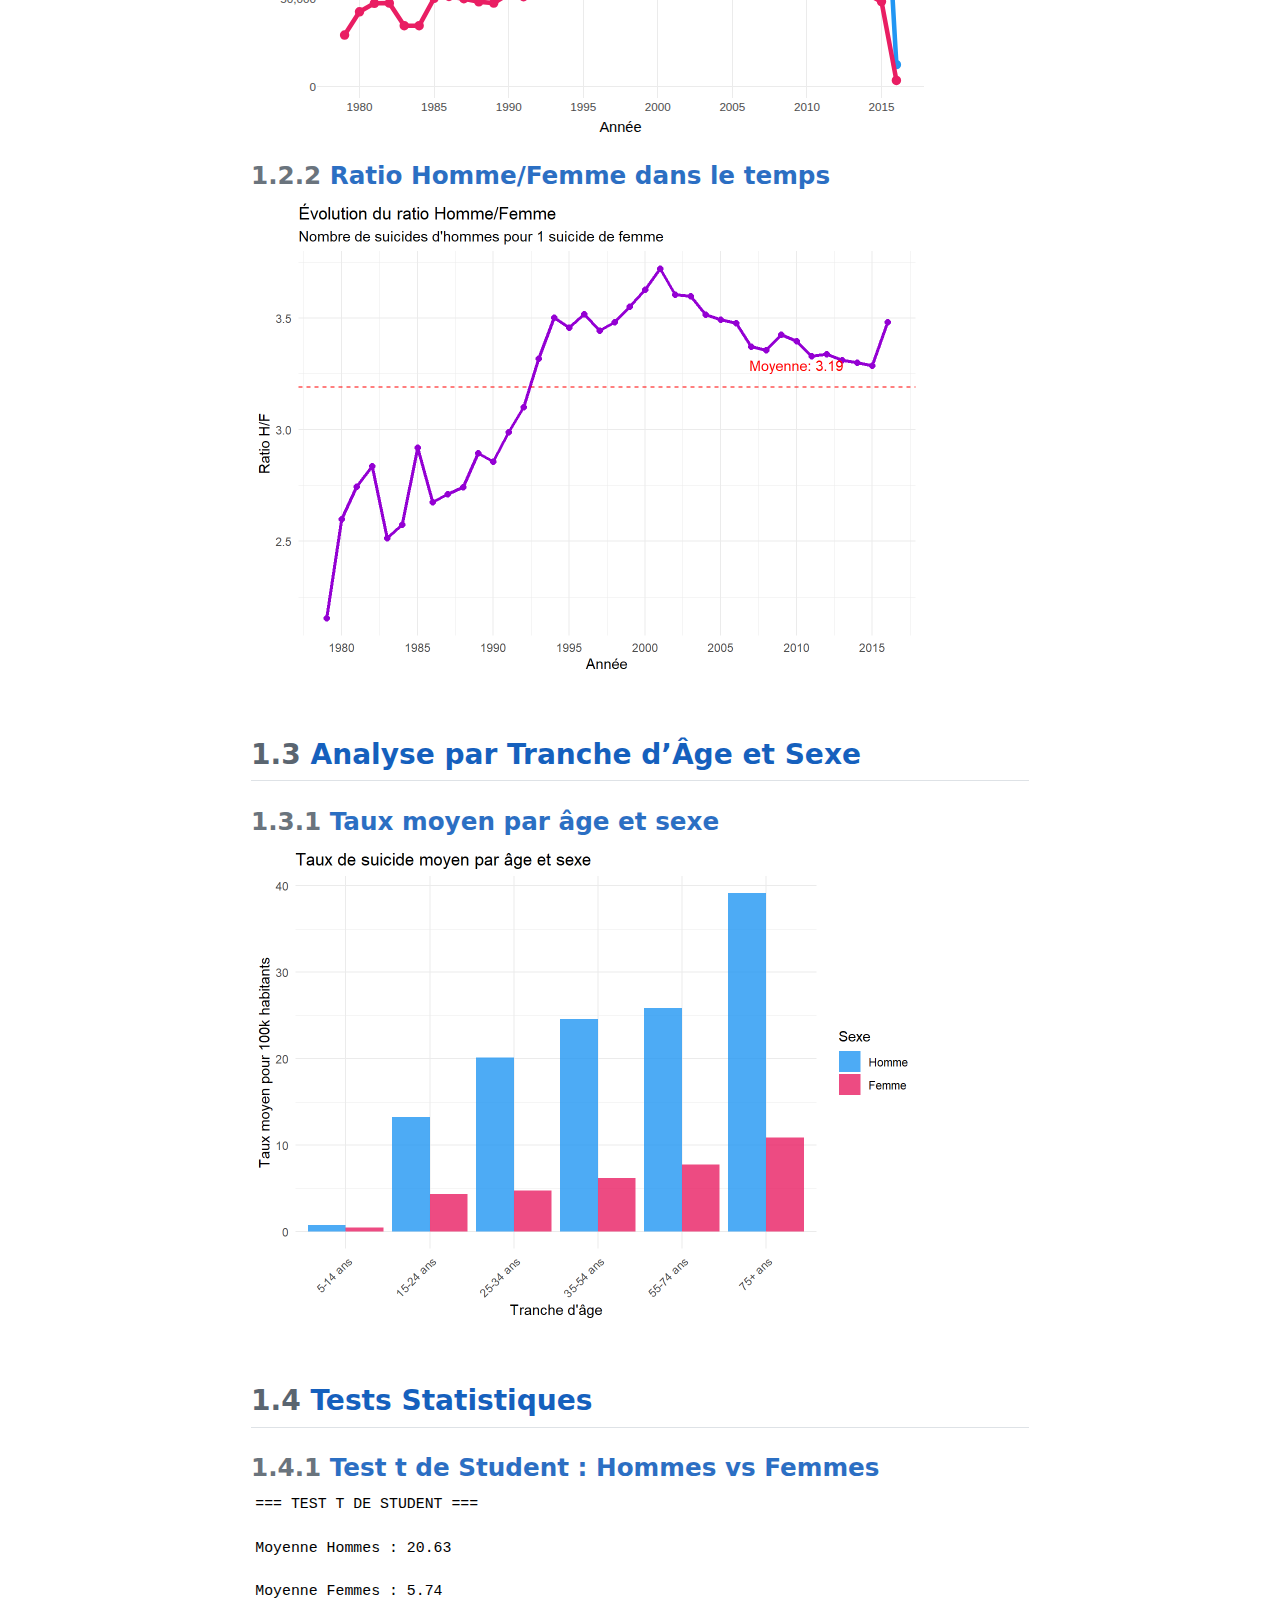
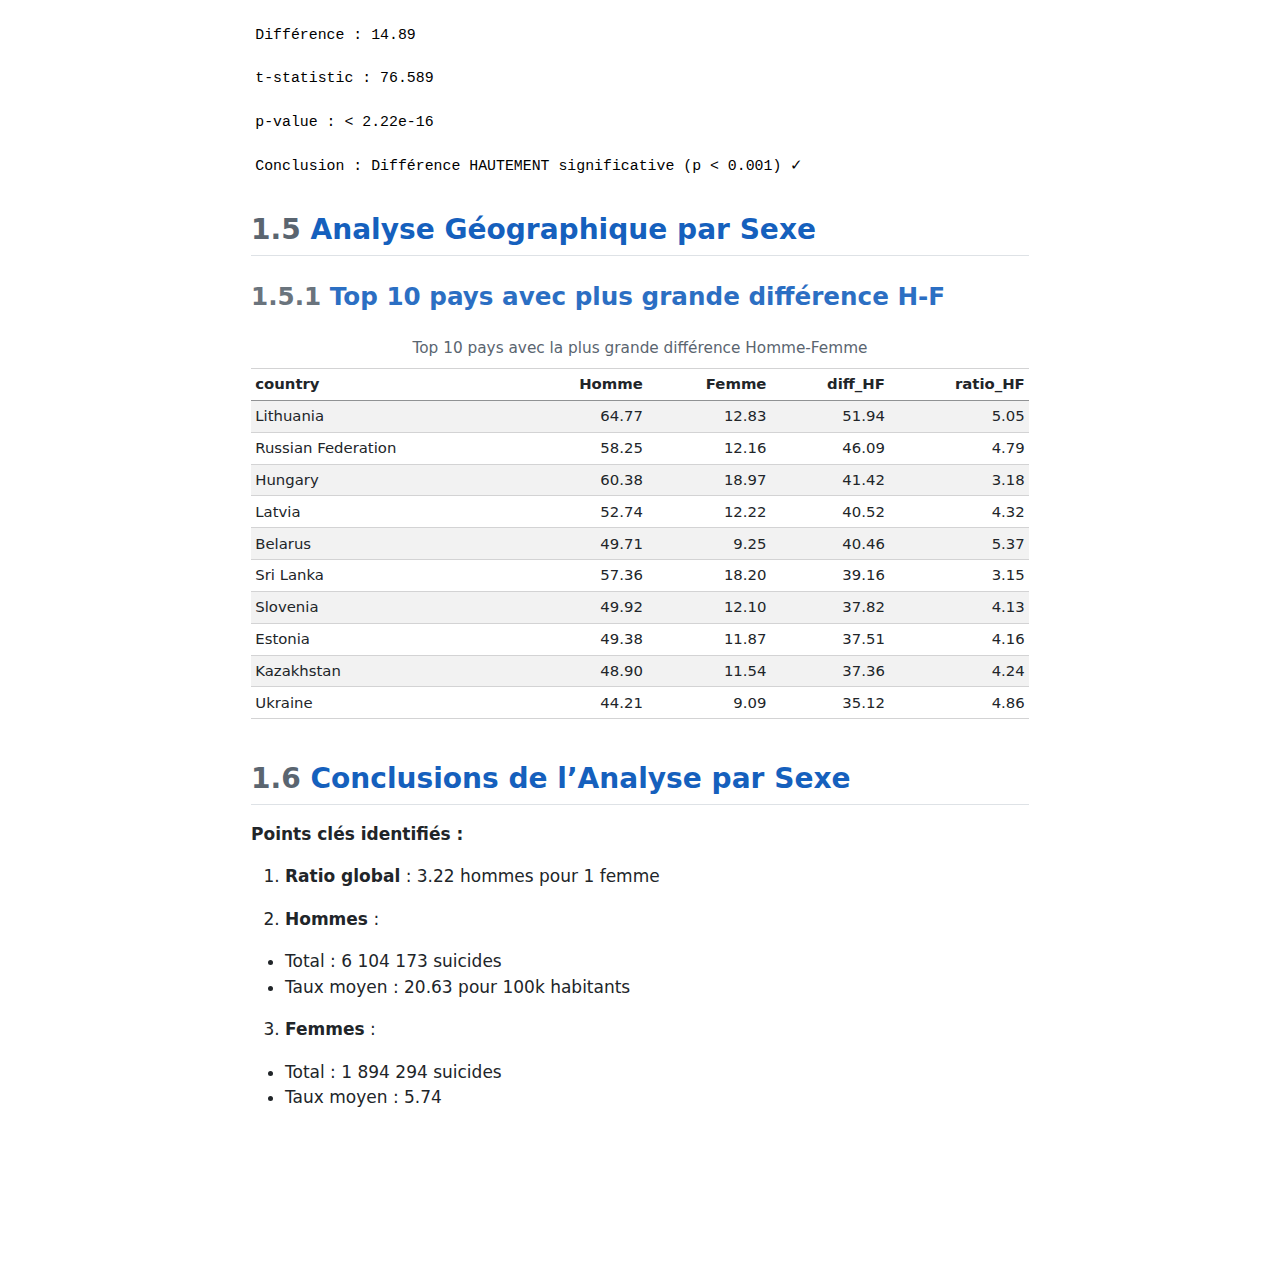
<file: docs/qmd/04_analyse_sexe.html>
<!DOCTYPE html>
<html xmlns="http://www.w3.org/1999/xhtml" lang="en" xml:lang="en"><head>
<meta http-equiv="Content-Type" content="text/html; charset=UTF-8">
<meta charset="utf-8">
<meta name="generator" content="quarto-1.8.26">
<meta name="viewport" content="width=device-width, initial-scale=1.0, user-scalable=yes">
<title>Chapitre 4 : Analyse par Sexe – Analyse Statistique des Données Mondiales de Suicide</title>
<style>
code{white-space: pre-wrap;}
span.smallcaps{font-variant: small-caps;}
div.columns{display: flex; gap: min(4vw, 1.5em);}
div.column{flex: auto; overflow-x: auto;}
div.hanging-indent{margin-left: 1.5em; text-indent: -1.5em;}
ul.task-list{list-style: none;}
ul.task-list li input[type="checkbox"] {
  width: 0.8em;
  margin: 0 0.8em 0.2em -1em; /* quarto-specific, see https://github.com/quarto-dev/quarto-cli/issues/4556 */ 
  vertical-align: middle;
}
</style>

<script src="../site_libs/quarto-nav/quarto-nav.js"></script>
<script src="../site_libs/quarto-nav/headroom.min.js"></script>
<script src="../site_libs/clipboard/clipboard.min.js"></script>
<script src="../site_libs/quarto-search/autocomplete.umd.js"></script>
<script src="../site_libs/quarto-search/fuse.min.js"></script>
<script src="../site_libs/quarto-search/quarto-search.js"></script>
<meta name="quarto:offset" content="../">
<script src="../site_libs/quarto-html/quarto.js" type="module"></script>
<script src="../site_libs/quarto-html/tabsets/tabsets.js" type="module"></script>
<script src="../site_libs/quarto-html/axe/axe-check.js" type="module"></script>
<script src="../site_libs/quarto-html/popper.min.js"></script>
<script src="../site_libs/quarto-html/tippy.umd.min.js"></script>
<script src="../site_libs/quarto-html/anchor.min.js"></script>
<link href="../site_libs/quarto-html/tippy.css" rel="stylesheet">
<link href="../site_libs/quarto-html/quarto-syntax-highlighting-587c61ba64f3a5504c4d52d930310e48.css" rel="stylesheet" id="quarto-text-highlighting-styles">
<script src="../site_libs/bootstrap/bootstrap.min.js"></script>
<link href="../site_libs/bootstrap/bootstrap-icons.css" rel="stylesheet">
<link href="../site_libs/bootstrap/bootstrap-30ae6b2e5328ac7375bd033934d6d19c.min.css" rel="stylesheet" append-hash="true" id="quarto-bootstrap" data-mode="light"><script id="quarto-search-options" type="application/json">{
  "location": "sidebar",
  "copy-button": false,
  "collapse-after": 3,
  "panel-placement": "start",
  "type": "textbox",
  "limit": 50,
  "keyboard-shortcut": [
    "f",
    "/",
    "s"
  ],
  "show-item-context": false,
  "language": {
    "search-no-results-text": "No results",
    "search-matching-documents-text": "matching documents",
    "search-copy-link-title": "Copy link to search",
    "search-hide-matches-text": "Hide additional matches",
    "search-more-match-text": "more match in this document",
    "search-more-matches-text": "more matches in this document",
    "search-clear-button-title": "Clear",
    "search-text-placeholder": "",
    "search-detached-cancel-button-title": "Cancel",
    "search-submit-button-title": "Submit",
    "search-label": "Search"
  }
}</script><link href="../site_libs/htmltools-fill-0.5.8.1/fill.css" rel="stylesheet">
<script src="../site_libs/htmlwidgets-1.6.4/htmlwidgets.js"></script><script src="../site_libs/plotly-binding-4.11.0/plotly.js"></script><script src="../site_libs/typedarray-0.1/typedarray.min.js"></script><script src="../site_libs/jquery-3.5.1/jquery.min.js"></script><link href="../site_libs/crosstalk-1.2.2/css/crosstalk.min.css" rel="stylesheet">
<script src="../site_libs/crosstalk-1.2.2/js/crosstalk.min.js"></script><link href="../site_libs/plotly-htmlwidgets-css-2.11.1/plotly-htmlwidgets.css" rel="stylesheet">
<script src="../site_libs/plotly-main-2.11.1/plotly-latest.min.js"></script><link rel="stylesheet" href="../thpe.css">
</head>
<body class="nav-sidebar docked quarto-light">

<div id="quarto-search-results"></div>
  <header id="quarto-header" class="headroom fixed-top"><nav class="quarto-secondary-nav"><div class="container-fluid d-flex">
      <button type="button" class="quarto-btn-toggle btn" data-bs-toggle="collapse" role="button" data-bs-target=".quarto-sidebar-collapse-item" aria-controls="quarto-sidebar" aria-expanded="false" aria-label="Toggle sidebar navigation" onclick="if (window.quartoToggleHeadroom) { window.quartoToggleHeadroom(); }">
        <i class="bi bi-layout-text-sidebar-reverse"></i>
      </button>
        <nav class="quarto-page-breadcrumbs" aria-label="breadcrumb"><ol class="breadcrumb"><li class="breadcrumb-item"><a href="../qmd/01_exploration.html">Projects</a></li><li class="breadcrumb-item"><a href="../qmd/04_analyse_sexe.html">Analyse par sexe</a></li></ol></nav>
        <a class="flex-grow-1" role="navigation" data-bs-toggle="collapse" data-bs-target=".quarto-sidebar-collapse-item" aria-controls="quarto-sidebar" aria-expanded="false" aria-label="Toggle sidebar navigation" onclick="if (window.quartoToggleHeadroom) { window.quartoToggleHeadroom(); }">      
        </a>
      <button type="button" class="btn quarto-search-button" aria-label="Search" onclick="window.quartoOpenSearch();">
        <i class="bi bi-search"></i>
      </button>
    </div>
  </nav></header><!-- content --><div id="quarto-content" class="quarto-container page-columns page-rows-contents page-layout-article">
<!-- sidebar -->
  <nav id="quarto-sidebar" class="sidebar collapse collapse-horizontal quarto-sidebar-collapse-item sidebar-navigation docked overflow-auto"><div class="pt-lg-2 mt-2 text-left sidebar-header">
    <div class="sidebar-title mb-0 py-0">
      <a href="../">Analyse Statistique des Données Mondiales de Suicide</a> 
    </div>
      </div>
        <div class="mt-2 flex-shrink-0 align-items-center">
        <div class="sidebar-search">
        <div id="quarto-search" class="" title="Search"></div>
        </div>
        </div>
    <div class="sidebar-menu-container"> 
    <ul class="list-unstyled mt-1">
<li class="sidebar-item sidebar-item-section">
      <div class="sidebar-item-container"> 
            <a class="sidebar-item-text sidebar-link text-start" data-bs-toggle="collapse" data-bs-target="#quarto-sidebar-section-1" role="navigation" aria-expanded="true">
 <span class="menu-text">Projects</span></a>
          <a class="sidebar-item-toggle text-start" data-bs-toggle="collapse" data-bs-target="#quarto-sidebar-section-1" role="navigation" aria-expanded="true" aria-label="Toggle section">
            <i class="bi bi-chevron-right ms-2"></i>
          </a> 
      </div>
      <ul id="quarto-sidebar-section-1" class="collapse list-unstyled sidebar-section depth1 show">
<li class="sidebar-item">
  <div class="sidebar-item-container"> 
  <a href="../qmd/01_exploration.html" class="sidebar-item-text sidebar-link">
 <span class="menu-text">Exploration des Données</span></a>
  </div>
</li>
          <li class="sidebar-item">
  <div class="sidebar-item-container"> 
  <a href="../qmd/02_nettoyage.html" class="sidebar-item-text sidebar-link">
 <span class="menu-text">Nettoyage des Données</span></a>
  </div>
</li>
          <li class="sidebar-item">
  <div class="sidebar-item-container"> 
  <a href="../qmd/03_analyse_temporelle.html" class="sidebar-item-text sidebar-link">
 <span class="menu-text">Analyse Temporelle</span></a>
  </div>
</li>
          <li class="sidebar-item">
  <div class="sidebar-item-container"> 
  <a href="../qmd/04_analyse_sexe.html" class="sidebar-item-text sidebar-link active">
 <span class="menu-text">Analyse par sexe</span></a>
  </div>
</li>
          <li class="sidebar-item">
  <div class="sidebar-item-container"> 
  <a href="../qmd/05_analyse_age.html" class="sidebar-item-text sidebar-link">
 <span class="menu-text">Analyse par Age</span></a>
  </div>
</li>
          <li class="sidebar-item">
  <div class="sidebar-item-container"> 
  <a href="../qmd/06_analyse_geographique.html" class="sidebar-item-text sidebar-link">
 <span class="menu-text">Analyse Géographique</span></a>
  </div>
</li>
      </ul>
</li>
        <li class="sidebar-item sidebar-item-section">
      <div class="sidebar-item-container"> 
            <a class="sidebar-item-text sidebar-link text-start" data-bs-toggle="collapse" data-bs-target="#quarto-sidebar-section-2" role="navigation" aria-expanded="true">
 <span class="menu-text">Presentations</span></a>
          <a class="sidebar-item-toggle text-start" data-bs-toggle="collapse" data-bs-target="#quarto-sidebar-section-2" role="navigation" aria-expanded="true" aria-label="Toggle section">
            <i class="bi bi-chevron-right ms-2"></i>
          </a> 
      </div>
      <ul id="quarto-sidebar-section-2" class="collapse list-unstyled sidebar-section depth1 show">
<li class="sidebar-item">
  <div class="sidebar-item-container"> 
  <a href="../qmd/presentation.html" class="sidebar-item-text sidebar-link">
 <span class="menu-text">Présentation Finale</span></a>
  </div>
</li>
      </ul>
</li>
    </ul>
</div>
</nav><div id="quarto-sidebar-glass" class="quarto-sidebar-collapse-item" data-bs-toggle="collapse" data-bs-target=".quarto-sidebar-collapse-item"></div>
<!-- margin-sidebar -->
    <div id="quarto-margin-sidebar" class="sidebar margin-sidebar">
        <nav id="TOC" role="doc-toc" class="toc-active"><h2 id="toc-title">On this page</h2>
   
  <ul>
<li>
<a href="#comparaison-homme-femme" id="toc-comparaison-homme-femme" class="nav-link active" data-scroll-target="#comparaison-homme-femme"><span class="header-section-number">1</span> Comparaison Homme-Femme</a>
  <ul class="collapse">
<li>
<a href="#vue-densemble-par-sexe" id="toc-vue-densemble-par-sexe" class="nav-link" data-scroll-target="#vue-densemble-par-sexe"><span class="header-section-number">1.1</span> Vue d’Ensemble par Sexe</a>
  <ul class="collapse">
<li><a href="#statistiques-descriptives-globales" id="toc-statistiques-descriptives-globales" class="nav-link" data-scroll-target="#statistiques-descriptives-globales"><span class="header-section-number">1.1.1</span> Statistiques descriptives globales</a></li>
  <li><a href="#r%C3%A9partition-visuelle" id="toc-répartition-visuelle" class="nav-link" data-scroll-target="#r%C3%A9partition-visuelle"><span class="header-section-number">1.1.2</span> Répartition visuelle</a></li>
  </ul>
</li>
  <li>
<a href="#%C3%A9volution-temporelle-par-sexe" id="toc-évolution-temporelle-par-sexe" class="nav-link" data-scroll-target="#%C3%A9volution-temporelle-par-sexe"><span class="header-section-number">1.2</span> Évolution Temporelle par Sexe</a>
  <ul class="collapse">
<li><a href="#nombre-de-suicides-annuel" id="toc-nombre-de-suicides-annuel" class="nav-link" data-scroll-target="#nombre-de-suicides-annuel"><span class="header-section-number">1.2.1</span> Nombre de suicides annuel</a></li>
  <li><a href="#ratio-hommefemme-dans-le-temps" id="toc-ratio-hommefemme-dans-le-temps" class="nav-link" data-scroll-target="#ratio-hommefemme-dans-le-temps"><span class="header-section-number">1.2.2</span> Ratio Homme/Femme dans le temps</a></li>
  </ul>
</li>
  <li>
<a href="#analyse-par-tranche-d%C3%A2ge-et-sexe" id="toc-analyse-par-tranche-dâge-et-sexe" class="nav-link" data-scroll-target="#analyse-par-tranche-d%C3%A2ge-et-sexe"><span class="header-section-number">1.3</span> Analyse par Tranche d’Âge et Sexe</a>
  <ul class="collapse">
<li><a href="#taux-moyen-par-%C3%A2ge-et-sexe" id="toc-taux-moyen-par-âge-et-sexe" class="nav-link" data-scroll-target="#taux-moyen-par-%C3%A2ge-et-sexe"><span class="header-section-number">1.3.1</span> Taux moyen par âge et sexe</a></li>
  </ul>
</li>
  <li>
<a href="#tests-statistiques" id="toc-tests-statistiques" class="nav-link" data-scroll-target="#tests-statistiques"><span class="header-section-number">1.4</span> Tests Statistiques</a>
  <ul class="collapse">
<li><a href="#test-t-de-student-hommes-vs-femmes" id="toc-test-t-de-student-hommes-vs-femmes" class="nav-link" data-scroll-target="#test-t-de-student-hommes-vs-femmes"><span class="header-section-number">1.4.1</span> Test t de Student : Hommes vs Femmes</a></li>
  </ul>
</li>
  <li>
<a href="#analyse-g%C3%A9ographique-par-sexe" id="toc-analyse-géographique-par-sexe" class="nav-link" data-scroll-target="#analyse-g%C3%A9ographique-par-sexe"><span class="header-section-number">1.5</span> Analyse Géographique par Sexe</a>
  <ul class="collapse">
<li><a href="#top-10-pays-avec-plus-grande-diff%C3%A9rence-h-f" id="toc-top-10-pays-avec-plus-grande-différence-h-f" class="nav-link" data-scroll-target="#top-10-pays-avec-plus-grande-diff%C3%A9rence-h-f"><span class="header-section-number">1.5.1</span> Top 10 pays avec plus grande différence H-F</a></li>
  </ul>
</li>
  <li><a href="#conclusions-de-lanalyse-par-sexe" id="toc-conclusions-de-lanalyse-par-sexe" class="nav-link" data-scroll-target="#conclusions-de-lanalyse-par-sexe"><span class="header-section-number">1.6</span> Conclusions de l’Analyse par Sexe</a></li>
  </ul>
</li>
  </ul><div class="toc-actions"><ul><li><a href="https://github.com/amenijawadi/analyse_suicide/edit/main/qmd/04_analyse_sexe.qmd" class="toc-action"><i class="bi bi-github"></i>Edit this page</a></li><li><a href="https://github.com/amenijawadi/analyse_suicide/issues/new" class="toc-action"><i class="bi empty"></i>Report an issue</a></li></ul></div></nav>
    </div>
<!-- main -->
<main class="content" id="quarto-document-content"><header id="title-block-header" class="quarto-title-block default"><nav class="quarto-page-breadcrumbs quarto-title-breadcrumbs d-none d-lg-block" aria-label="breadcrumb"><ol class="breadcrumb"><li class="breadcrumb-item"><a href="../qmd/01_exploration.html">Projects</a></li><li class="breadcrumb-item"><a href="../qmd/04_analyse_sexe.html">Analyse par sexe</a></li></ol></nav><div class="quarto-title">
<h1 class="title">Chapitre 4 : Analyse par Sexe</h1>
</div>



<div class="quarto-title-meta">

    
  
    
  </div>
  


</header><section id="comparaison-homme-femme" class="level1" data-number="1"><h1 data-number="1">
<span class="header-section-number">1</span> Comparaison Homme-Femme</h1>
<section id="vue-densemble-par-sexe" class="level2" data-number="1.1"><h2 data-number="1.1" class="anchored" data-anchor-id="vue-densemble-par-sexe">
<span class="header-section-number">1.1</span> Vue d’Ensemble par Sexe</h2>
<section id="statistiques-descriptives-globales" class="level3" data-number="1.1.1"><h3 data-number="1.1.1" class="anchored" data-anchor-id="statistiques-descriptives-globales">
<span class="header-section-number">1.1.1</span> Statistiques descriptives globales</h3>
<div class="cell">
<div class="cell-output-display">
<table class="caption-top table table-sm table-striped small">
<caption>Statistiques par sexe (1980-2015)</caption>
<colgroup>
<col style="width: 5%">
<col style="width: 21%">
<col style="width: 15%">
<col style="width: 15%">
<col style="width: 16%">
<col style="width: 7%">
<col style="width: 7%">
<col style="width: 9%">
</colgroup>
<thead><tr class="header">
<th style="text-align: left;">sex</th>
<th style="text-align: right;">Nombre total de suicides</th>
<th style="text-align: right;">Population totale</th>
<th style="text-align: right;">Taux moyen (100k)</th>
<th style="text-align: right;">Taux médian (100k)</th>
<th style="text-align: right;">Taux min</th>
<th style="text-align: right;">Taux max</th>
<th style="text-align: right;">Écart-type</th>
</tr></thead>
<tbody>
<tr class="odd">
<td style="text-align: left;">Homme</td>
<td style="text-align: right;">6 104 173</td>
<td style="text-align: right;">29 929 405 615</td>
<td style="text-align: right;">20.40</td>
<td style="text-align: right;">13.32</td>
<td style="text-align: right;">0</td>
<td style="text-align: right;">300.75</td>
<td style="text-align: right;">24.78</td>
</tr>
<tr class="even">
<td style="text-align: left;">Femme</td>
<td style="text-align: right;">1 894 294</td>
<td style="text-align: right;">31 372 440 251</td>
<td style="text-align: right;">6.04</td>
<td style="text-align: right;">3.17</td>
<td style="text-align: right;">0</td>
<td style="text-align: right;">133.42</td>
<td style="text-align: right;">8.22</td>
</tr>
</tbody>
</table>
</div>
<div class="cell-output cell-output-stdout">
<pre><code>→ Les hommes représentent 76.3 % du total des suicides</code></pre>
</div>
</div>
</section><section id="répartition-visuelle" class="level3" data-number="1.1.2"><h3 data-number="1.1.2" class="anchored" data-anchor-id="répartition-visuelle">
<span class="header-section-number">1.1.2</span> Répartition visuelle</h3>
<div class="cell">
<div class="cell-output-display">
<div>
<figure class="figure"><p><img src="04_analyse_sexe_files/figure-html/visual_repartition-1.png" class="img-fluid figure-img" width="672"></p>
</figure>
</div>
</div>
</div>
</section></section><section id="évolution-temporelle-par-sexe" class="level2" data-number="1.2"><h2 data-number="1.2" class="anchored" data-anchor-id="évolution-temporelle-par-sexe">
<span class="header-section-number">1.2</span> Évolution Temporelle par Sexe</h2>
<section id="nombre-de-suicides-annuel" class="level3" data-number="1.2.1"><h3 data-number="1.2.1" class="anchored" data-anchor-id="nombre-de-suicides-annuel">
<span class="header-section-number">1.2.1</span> Nombre de suicides annuel</h3>
<div class="cell">
<div class="cell-output-display">
<div class="plotly html-widget html-fill-item" id="htmlwidget-5cddc72ba6a1d5995338" style="width:100%;height:464px;"></div>
<script type="application/json" data-for="htmlwidget-5cddc72ba6a1d5995338">{"x":{"data":[{"x":[1979,1980,1981,1982,1983,1984,1985,1986,1987,1988,1989,1990,1991,1992,1993,1994,1995,1996,1997,1998,1999,2000,2001,2002,2003,2004,2005,2006,2007,2008,2009,2010,2011,2012,2013,2014,2015,2016],"y":[63372,110771,130257,134871,87407,89499,146830,137352,135695,132428,137774,151129,153027,165173,175936,186579,190182,194238,188529,196021,202082,202872,200225,203049,202939,190118,184689,183590,182167,183560,190671,186576,183837,179154,175375,174384,159200,12615],"text":["year: 1979<br />total_suicides:  63372<br />sex: Homme","year: 1980<br />total_suicides: 110771<br />sex: Homme","year: 1981<br />total_suicides: 130257<br />sex: Homme","year: 1982<br />total_suicides: 134871<br />sex: Homme","year: 1983<br />total_suicides:  87407<br />sex: Homme","year: 1984<br />total_suicides:  89499<br />sex: Homme","year: 1985<br />total_suicides: 146830<br />sex: Homme","year: 1986<br />total_suicides: 137352<br />sex: Homme","year: 1987<br />total_suicides: 135695<br />sex: Homme","year: 1988<br />total_suicides: 132428<br />sex: Homme","year: 1989<br />total_suicides: 137774<br />sex: Homme","year: 1990<br />total_suicides: 151129<br />sex: Homme","year: 1991<br />total_suicides: 153027<br />sex: Homme","year: 1992<br />total_suicides: 165173<br />sex: Homme","year: 1993<br />total_suicides: 175936<br />sex: Homme","year: 1994<br />total_suicides: 186579<br />sex: Homme","year: 1995<br />total_suicides: 190182<br />sex: Homme","year: 1996<br />total_suicides: 194238<br />sex: Homme","year: 1997<br />total_suicides: 188529<br />sex: Homme","year: 1998<br />total_suicides: 196021<br />sex: Homme","year: 1999<br />total_suicides: 202082<br />sex: Homme","year: 2000<br />total_suicides: 202872<br />sex: Homme","year: 2001<br />total_suicides: 200225<br />sex: Homme","year: 2002<br />total_suicides: 203049<br />sex: Homme","year: 2003<br />total_suicides: 202939<br />sex: Homme","year: 2004<br />total_suicides: 190118<br />sex: Homme","year: 2005<br />total_suicides: 184689<br />sex: Homme","year: 2006<br />total_suicides: 183590<br />sex: Homme","year: 2007<br />total_suicides: 182167<br />sex: Homme","year: 2008<br />total_suicides: 183560<br />sex: Homme","year: 2009<br />total_suicides: 190671<br />sex: Homme","year: 2010<br />total_suicides: 186576<br />sex: Homme","year: 2011<br />total_suicides: 183837<br />sex: Homme","year: 2012<br />total_suicides: 179154<br />sex: Homme","year: 2013<br />total_suicides: 175375<br />sex: Homme","year: 2014<br />total_suicides: 174384<br />sex: Homme","year: 2015<br />total_suicides: 159200<br />sex: Homme","year: 2016<br />total_suicides:  12615<br />sex: Homme"],"type":"scatter","mode":"lines+markers","line":{"width":4.5354330708661417,"color":"rgba(33,150,243,1)","dash":"solid"},"hoveron":"points","name":"Homme","legendgroup":"Homme","showlegend":true,"xaxis":"x","yaxis":"y","hoverinfo":"text","marker":{"autocolorscale":false,"color":"rgba(33,150,243,1)","opacity":1,"size":7.559055118110237,"symbol":"circle","line":{"width":1.8897637795275593,"color":"rgba(33,150,243,1)"}},"frame":null},{"x":[1979,1980,1981,1982,1983,1984,1985,1986,1987,1988,1989,1990,1991,1992,1993,1994,1995,1996,1997,1998,1999,2000,2001,2002,2003,2004,2005,2006,2007,2008,2009,2010,2011,2012,2013,2014,2015,2016],"y":[29418,42629,47448,47564,34759,34765,50285,51332,50062,48298,47582,52914,51209,53273,53015,53290,55021,55213,54734,56303,56907,55936,53811,56327,56397,54078,52867,52810,54012,54679,55652,54947,55211,53680,52965,52851,48427,3623],"text":["year: 1979<br />total_suicides:  29418<br />sex: Femme","year: 1980<br />total_suicides:  42629<br />sex: Femme","year: 1981<br />total_suicides:  47448<br />sex: Femme","year: 1982<br />total_suicides:  47564<br />sex: Femme","year: 1983<br />total_suicides:  34759<br />sex: Femme","year: 1984<br />total_suicides:  34765<br />sex: Femme","year: 1985<br />total_suicides:  50285<br />sex: Femme","year: 1986<br />total_suicides:  51332<br />sex: Femme","year: 1987<br />total_suicides:  50062<br />sex: Femme","year: 1988<br />total_suicides:  48298<br />sex: Femme","year: 1989<br />total_suicides:  47582<br />sex: Femme","year: 1990<br />total_suicides:  52914<br />sex: Femme","year: 1991<br />total_suicides:  51209<br />sex: Femme","year: 1992<br />total_suicides:  53273<br />sex: Femme","year: 1993<br />total_suicides:  53015<br />sex: Femme","year: 1994<br />total_suicides:  53290<br />sex: Femme","year: 1995<br />total_suicides:  55021<br />sex: Femme","year: 1996<br />total_suicides:  55213<br />sex: Femme","year: 1997<br />total_suicides:  54734<br />sex: Femme","year: 1998<br />total_suicides:  56303<br />sex: Femme","year: 1999<br />total_suicides:  56907<br />sex: Femme","year: 2000<br />total_suicides:  55936<br />sex: Femme","year: 2001<br />total_suicides:  53811<br />sex: Femme","year: 2002<br />total_suicides:  56327<br />sex: Femme","year: 2003<br />total_suicides:  56397<br />sex: Femme","year: 2004<br />total_suicides:  54078<br />sex: Femme","year: 2005<br />total_suicides:  52867<br />sex: Femme","year: 2006<br />total_suicides:  52810<br />sex: Femme","year: 2007<br />total_suicides:  54012<br />sex: Femme","year: 2008<br />total_suicides:  54679<br />sex: Femme","year: 2009<br />total_suicides:  55652<br />sex: Femme","year: 2010<br />total_suicides:  54947<br />sex: Femme","year: 2011<br />total_suicides:  55211<br />sex: Femme","year: 2012<br />total_suicides:  53680<br />sex: Femme","year: 2013<br />total_suicides:  52965<br />sex: Femme","year: 2014<br />total_suicides:  52851<br />sex: Femme","year: 2015<br />total_suicides:  48427<br />sex: Femme","year: 2016<br />total_suicides:   3623<br />sex: Femme"],"type":"scatter","mode":"lines+markers","line":{"width":4.5354330708661417,"color":"rgba(233,30,99,1)","dash":"solid"},"hoveron":"points","name":"Femme","legendgroup":"Femme","showlegend":true,"xaxis":"x","yaxis":"y","hoverinfo":"text","marker":{"autocolorscale":false,"color":"rgba(233,30,99,1)","opacity":1,"size":7.559055118110237,"symbol":"circle","line":{"width":1.8897637795275593,"color":"rgba(233,30,99,1)"}},"frame":null}],"layout":{"margin":{"t":40.840182648401829,"r":7.3059360730593621,"b":37.260273972602747,"l":66.484018264840202},"paper_bgcolor":"rgba(255,255,255,1)","font":{"color":"rgba(0,0,0,1)","family":"","size":14.611872146118724},"title":{"text":"Évolution du nombre de suicides par sexe","font":{"color":"rgba(0,0,0,1)","family":"","size":17.534246575342465},"x":0,"xref":"paper"},"xaxis":{"domain":[0,1],"automargin":true,"type":"linear","autorange":false,"range":[1977.1500000000001,2017.8499999999999],"tickmode":"array","ticktext":["1980","1985","1990","1995","2000","2005","2010","2015"],"tickvals":[1980,1985,1990,1995,2000,2005,2010,2015],"categoryorder":"array","categoryarray":["1980","1985","1990","1995","2000","2005","2010","2015"],"nticks":null,"ticks":"","tickcolor":null,"ticklen":3.6529680365296811,"tickwidth":0,"showticklabels":true,"tickfont":{"color":"rgba(77,77,77,1)","family":"","size":11.68949771689498},"tickangle":-0,"showline":false,"linecolor":null,"linewidth":0,"showgrid":true,"gridcolor":"rgba(235,235,235,1)","gridwidth":0,"zeroline":false,"anchor":"y","title":{"text":"Année","font":{"color":"rgba(0,0,0,1)","family":"","size":14.611872146118724}},"hoverformat":".2f"},"yaxis":{"domain":[0,1],"automargin":true,"type":"linear","autorange":false,"range":[-6348.3000000000011,213020.29999999999],"tickmode":"array","ticktext":["0","50,000","100,000","150,000","200,000"],"tickvals":[0,50000,100000,150000,200000],"categoryorder":"array","categoryarray":["0","50,000","100,000","150,000","200,000"],"nticks":null,"ticks":"","tickcolor":null,"ticklen":3.6529680365296811,"tickwidth":0,"showticklabels":true,"tickfont":{"color":"rgba(77,77,77,1)","family":"","size":11.68949771689498},"tickangle":-0,"showline":false,"linecolor":null,"linewidth":0,"showgrid":true,"gridcolor":"rgba(235,235,235,1)","gridwidth":0,"zeroline":false,"anchor":"x","title":{"text":"Nombre de suicides","font":{"color":"rgba(0,0,0,1)","family":"","size":14.611872146118724}},"hoverformat":".2f"},"shapes":[{"type":"rect","fillcolor":null,"line":{"color":null,"width":0,"linetype":[]},"yref":"paper","xref":"paper","layer":"below","x0":0,"x1":1,"y0":0,"y1":1}],"showlegend":true,"legend":{"bgcolor":null,"bordercolor":null,"borderwidth":0,"font":{"color":"rgba(0,0,0,1)","family":"","size":11.68949771689498},"title":{"text":"Sexe","font":{"color":"rgba(0,0,0,1)","family":"","size":14.611872146118724}}},"hovermode":"closest","barmode":"relative"},"config":{"doubleClick":"reset","modeBarButtonsToAdd":["hoverclosest","hovercompare"],"showSendToCloud":false},"source":"A","attrs":{"3a082c2a472b":{"x":{},"y":{},"colour":{},"type":"scatter"},"3a081367da8":{"x":{},"y":{},"colour":{}}},"cur_data":"3a082c2a472b","visdat":{"3a082c2a472b":["function (y) ","x"],"3a081367da8":["function (y) ","x"]},"highlight":{"on":"plotly_click","persistent":false,"dynamic":false,"selectize":false,"opacityDim":0.20000000000000001,"selected":{"opacity":1},"debounce":0},"shinyEvents":["plotly_hover","plotly_click","plotly_selected","plotly_relayout","plotly_brushed","plotly_brushing","plotly_clickannotation","plotly_doubleclick","plotly_deselect","plotly_afterplot","plotly_sunburstclick"],"base_url":"https://plot.ly"},"evals":[],"jsHooks":[]}</script>
</div>
</div>
</section><section id="ratio-hommefemme-dans-le-temps" class="level3" data-number="1.2.2"><h3 data-number="1.2.2" class="anchored" data-anchor-id="ratio-hommefemme-dans-le-temps">
<span class="header-section-number">1.2.2</span> Ratio Homme/Femme dans le temps</h3>
<div class="cell">
<div class="cell-output-display">
<div>
<figure class="figure"><p><img src="04_analyse_sexe_files/figure-html/ratio_temporel-1.png" class="img-fluid figure-img" width="672"></p>
</figure>
</div>
</div>
</div>
</section></section><section id="analyse-par-tranche-dâge-et-sexe" class="level2" data-number="1.3"><h2 data-number="1.3" class="anchored" data-anchor-id="analyse-par-tranche-dâge-et-sexe">
<span class="header-section-number">1.3</span> Analyse par Tranche d’Âge et Sexe</h2>
<section id="taux-moyen-par-âge-et-sexe" class="level3" data-number="1.3.1"><h3 data-number="1.3.1" class="anchored" data-anchor-id="taux-moyen-par-âge-et-sexe">
<span class="header-section-number">1.3.1</span> Taux moyen par âge et sexe</h3>
<div class="cell">
<div class="cell-output-display">
<div>
<figure class="figure"><p><img src="04_analyse_sexe_files/figure-html/age_sex_interaction-1.png" class="img-fluid figure-img" width="672"></p>
</figure>
</div>
</div>
</div>
</section></section><section id="tests-statistiques" class="level2" data-number="1.4"><h2 data-number="1.4" class="anchored" data-anchor-id="tests-statistiques">
<span class="header-section-number">1.4</span> Tests Statistiques</h2>
<section id="test-t-de-student-hommes-vs-femmes" class="level3" data-number="1.4.1"><h3 data-number="1.4.1" class="anchored" data-anchor-id="test-t-de-student-hommes-vs-femmes">
<span class="header-section-number">1.4.1</span> Test t de Student : Hommes vs Femmes</h3>
<div class="cell">
<div class="cell-output cell-output-stdout">
<pre><code>=== TEST T DE STUDENT ===</code></pre>
</div>
<div class="cell-output cell-output-stdout">
<pre><code>Moyenne Hommes : 20.63 </code></pre>
</div>
<div class="cell-output cell-output-stdout">
<pre><code>Moyenne Femmes : 5.74 </code></pre>
</div>
<div class="cell-output cell-output-stdout">
<pre><code>Différence : 14.89 </code></pre>
</div>
<div class="cell-output cell-output-stdout">
<pre><code>t-statistic : 76.589 </code></pre>
</div>
<div class="cell-output cell-output-stdout">
<pre><code>p-value : &lt; 2.22e-16 </code></pre>
</div>
<div class="cell-output cell-output-stdout">
<pre><code>Conclusion : Différence HAUTEMENT significative (p &lt; 0.001) ✓</code></pre>
</div>
</div>
</section></section><section id="analyse-géographique-par-sexe" class="level2" data-number="1.5"><h2 data-number="1.5" class="anchored" data-anchor-id="analyse-géographique-par-sexe">
<span class="header-section-number">1.5</span> Analyse Géographique par Sexe</h2>
<section id="top-10-pays-avec-plus-grande-différence-h-f" class="level3" data-number="1.5.1"><h3 data-number="1.5.1" class="anchored" data-anchor-id="top-10-pays-avec-plus-grande-différence-h-f">
<span class="header-section-number">1.5.1</span> Top 10 pays avec plus grande différence H-F</h3>
<div class="cell">
<div class="cell-output-display">
<table class="caption-top table table-sm table-striped small">
<caption>Top 10 pays avec la plus grande différence Homme-Femme</caption>
<thead><tr class="header">
<th style="text-align: left;">country</th>
<th style="text-align: right;">Homme</th>
<th style="text-align: right;">Femme</th>
<th style="text-align: right;">diff_HF</th>
<th style="text-align: right;">ratio_HF</th>
</tr></thead>
<tbody>
<tr class="odd">
<td style="text-align: left;">Lithuania</td>
<td style="text-align: right;">64.77</td>
<td style="text-align: right;">12.83</td>
<td style="text-align: right;">51.94</td>
<td style="text-align: right;">5.05</td>
</tr>
<tr class="even">
<td style="text-align: left;">Russian Federation</td>
<td style="text-align: right;">58.25</td>
<td style="text-align: right;">12.16</td>
<td style="text-align: right;">46.09</td>
<td style="text-align: right;">4.79</td>
</tr>
<tr class="odd">
<td style="text-align: left;">Hungary</td>
<td style="text-align: right;">60.38</td>
<td style="text-align: right;">18.97</td>
<td style="text-align: right;">41.42</td>
<td style="text-align: right;">3.18</td>
</tr>
<tr class="even">
<td style="text-align: left;">Latvia</td>
<td style="text-align: right;">52.74</td>
<td style="text-align: right;">12.22</td>
<td style="text-align: right;">40.52</td>
<td style="text-align: right;">4.32</td>
</tr>
<tr class="odd">
<td style="text-align: left;">Belarus</td>
<td style="text-align: right;">49.71</td>
<td style="text-align: right;">9.25</td>
<td style="text-align: right;">40.46</td>
<td style="text-align: right;">5.37</td>
</tr>
<tr class="even">
<td style="text-align: left;">Sri Lanka</td>
<td style="text-align: right;">57.36</td>
<td style="text-align: right;">18.20</td>
<td style="text-align: right;">39.16</td>
<td style="text-align: right;">3.15</td>
</tr>
<tr class="odd">
<td style="text-align: left;">Slovenia</td>
<td style="text-align: right;">49.92</td>
<td style="text-align: right;">12.10</td>
<td style="text-align: right;">37.82</td>
<td style="text-align: right;">4.13</td>
</tr>
<tr class="even">
<td style="text-align: left;">Estonia</td>
<td style="text-align: right;">49.38</td>
<td style="text-align: right;">11.87</td>
<td style="text-align: right;">37.51</td>
<td style="text-align: right;">4.16</td>
</tr>
<tr class="odd">
<td style="text-align: left;">Kazakhstan</td>
<td style="text-align: right;">48.90</td>
<td style="text-align: right;">11.54</td>
<td style="text-align: right;">37.36</td>
<td style="text-align: right;">4.24</td>
</tr>
<tr class="even">
<td style="text-align: left;">Ukraine</td>
<td style="text-align: right;">44.21</td>
<td style="text-align: right;">9.09</td>
<td style="text-align: right;">35.12</td>
<td style="text-align: right;">4.86</td>
</tr>
</tbody>
</table>
</div>
</div>
</section></section><section id="conclusions-de-lanalyse-par-sexe" class="level2" data-number="1.6"><h2 data-number="1.6" class="anchored" data-anchor-id="conclusions-de-lanalyse-par-sexe">
<span class="header-section-number">1.6</span> Conclusions de l’Analyse par Sexe</h2>
<p><strong>Points clés identifiés :</strong></p>
<ol type="1">
<li><p><strong>Ratio global</strong> : 3.22 hommes pour 1 femme</p></li>
<li><p><strong>Hommes</strong> :</p></li>
</ol>
<ul>
<li>Total : 6 104 173 suicides</li>
<li>Taux moyen : 20.63 pour 100k habitants</li>
</ul>
<ol start="3" type="1">
<li>
<strong>Femmes</strong> :</li>
</ol>
<ul>
<li>Total : 1 894 294 suicides</li>
<li>Taux moyen : 5.74</li>
</ul>


</section></section></main><!-- /main --><script id="quarto-html-after-body" type="application/javascript">
  window.document.addEventListener("DOMContentLoaded", function (event) {
    const icon = "";
    const anchorJS = new window.AnchorJS();
    anchorJS.options = {
      placement: 'right',
      icon: icon
    };
    anchorJS.add('.anchored');
    const isCodeAnnotation = (el) => {
      for (const clz of el.classList) {
        if (clz.startsWith('code-annotation-')) {                     
          return true;
        }
      }
      return false;
    }
    const onCopySuccess = function(e) {
      // button target
      const button = e.trigger;
      // don't keep focus
      button.blur();
      // flash "checked"
      button.classList.add('code-copy-button-checked');
      var currentTitle = button.getAttribute("title");
      button.setAttribute("title", "Copied!");
      let tooltip;
      if (window.bootstrap) {
        button.setAttribute("data-bs-toggle", "tooltip");
        button.setAttribute("data-bs-placement", "left");
        button.setAttribute("data-bs-title", "Copied!");
        tooltip = new bootstrap.Tooltip(button, 
          { trigger: "manual", 
            customClass: "code-copy-button-tooltip",
            offset: [0, -8]});
        tooltip.show();    
      }
      setTimeout(function() {
        if (tooltip) {
          tooltip.hide();
          button.removeAttribute("data-bs-title");
          button.removeAttribute("data-bs-toggle");
          button.removeAttribute("data-bs-placement");
        }
        button.setAttribute("title", currentTitle);
        button.classList.remove('code-copy-button-checked');
      }, 1000);
      // clear code selection
      e.clearSelection();
    }
    const getTextToCopy = function(trigger) {
      const outerScaffold = trigger.parentElement.cloneNode(true);
      const codeEl = outerScaffold.querySelector('code');
      for (const childEl of codeEl.children) {
        if (isCodeAnnotation(childEl)) {
          childEl.remove();
        }
      }
      return codeEl.innerText;
    }
    const clipboard = new window.ClipboardJS('.code-copy-button:not([data-in-quarto-modal])', {
      text: getTextToCopy
    });
    clipboard.on('success', onCopySuccess);
    if (window.document.getElementById('quarto-embedded-source-code-modal')) {
      const clipboardModal = new window.ClipboardJS('.code-copy-button[data-in-quarto-modal]', {
        text: getTextToCopy,
        container: window.document.getElementById('quarto-embedded-source-code-modal')
      });
      clipboardModal.on('success', onCopySuccess);
    }
      var localhostRegex = new RegExp(/^(?:http|https):\/\/localhost\:?[0-9]*\//);
      var mailtoRegex = new RegExp(/^mailto:/);
        var filterRegex = new RegExp("https:\/\/amenijawadi\.github\.io\/analyse_suicide\/");
      var isInternal = (href) => {
          return filterRegex.test(href) || localhostRegex.test(href) || mailtoRegex.test(href);
      }
      // Inspect non-navigation links and adorn them if external
     var links = window.document.querySelectorAll('a[href]:not(.nav-link):not(.navbar-brand):not(.toc-action):not(.sidebar-link):not(.sidebar-item-toggle):not(.pagination-link):not(.no-external):not([aria-hidden]):not(.dropdown-item):not(.quarto-navigation-tool):not(.about-link)');
      for (var i=0; i<links.length; i++) {
        const link = links[i];
        if (!isInternal(link.href)) {
          // undo the damage that might have been done by quarto-nav.js in the case of
          // links that we want to consider external
          if (link.dataset.originalHref !== undefined) {
            link.href = link.dataset.originalHref;
          }
        }
      }
    function tippyHover(el, contentFn, onTriggerFn, onUntriggerFn) {
      const config = {
        allowHTML: true,
        maxWidth: 500,
        delay: 100,
        arrow: false,
        appendTo: function(el) {
            return el.parentElement;
        },
        interactive: true,
        interactiveBorder: 10,
        theme: 'quarto',
        placement: 'bottom-start',
      };
      if (contentFn) {
        config.content = contentFn;
      }
      if (onTriggerFn) {
        config.onTrigger = onTriggerFn;
      }
      if (onUntriggerFn) {
        config.onUntrigger = onUntriggerFn;
      }
      window.tippy(el, config); 
    }
    const noterefs = window.document.querySelectorAll('a[role="doc-noteref"]');
    for (var i=0; i<noterefs.length; i++) {
      const ref = noterefs[i];
      tippyHover(ref, function() {
        // use id or data attribute instead here
        let href = ref.getAttribute('data-footnote-href') || ref.getAttribute('href');
        try { href = new URL(href).hash; } catch {}
        const id = href.replace(/^#\/?/, "");
        const note = window.document.getElementById(id);
        if (note) {
          return note.innerHTML;
        } else {
          return "";
        }
      });
    }
    const xrefs = window.document.querySelectorAll('a.quarto-xref');
    const processXRef = (id, note) => {
      // Strip column container classes
      const stripColumnClz = (el) => {
        el.classList.remove("page-full", "page-columns");
        if (el.children) {
          for (const child of el.children) {
            stripColumnClz(child);
          }
        }
      }
      stripColumnClz(note)
      if (id === null || id.startsWith('sec-')) {
        // Special case sections, only their first couple elements
        const container = document.createElement("div");
        if (note.children && note.children.length > 2) {
          container.appendChild(note.children[0].cloneNode(true));
          for (let i = 1; i < note.children.length; i++) {
            const child = note.children[i];
            if (child.tagName === "P" && child.innerText === "") {
              continue;
            } else {
              container.appendChild(child.cloneNode(true));
              break;
            }
          }
          if (window.Quarto?.typesetMath) {
            window.Quarto.typesetMath(container);
          }
          return container.innerHTML
        } else {
          if (window.Quarto?.typesetMath) {
            window.Quarto.typesetMath(note);
          }
          return note.innerHTML;
        }
      } else {
        // Remove any anchor links if they are present
        const anchorLink = note.querySelector('a.anchorjs-link');
        if (anchorLink) {
          anchorLink.remove();
        }
        if (window.Quarto?.typesetMath) {
          window.Quarto.typesetMath(note);
        }
        if (note.classList.contains("callout")) {
          return note.outerHTML;
        } else {
          return note.innerHTML;
        }
      }
    }
    for (var i=0; i<xrefs.length; i++) {
      const xref = xrefs[i];
      tippyHover(xref, undefined, function(instance) {
        instance.disable();
        let url = xref.getAttribute('href');
        let hash = undefined; 
        if (url.startsWith('#')) {
          hash = url;
        } else {
          try { hash = new URL(url).hash; } catch {}
        }
        if (hash) {
          const id = hash.replace(/^#\/?/, "");
          const note = window.document.getElementById(id);
          if (note !== null) {
            try {
              const html = processXRef(id, note.cloneNode(true));
              instance.setContent(html);
            } finally {
              instance.enable();
              instance.show();
            }
          } else {
            // See if we can fetch this
            fetch(url.split('#')[0])
            .then(res => res.text())
            .then(html => {
              const parser = new DOMParser();
              const htmlDoc = parser.parseFromString(html, "text/html");
              const note = htmlDoc.getElementById(id);
              if (note !== null) {
                const html = processXRef(id, note);
                instance.setContent(html);
              } 
            }).finally(() => {
              instance.enable();
              instance.show();
            });
          }
        } else {
          // See if we can fetch a full url (with no hash to target)
          // This is a special case and we should probably do some content thinning / targeting
          fetch(url)
          .then(res => res.text())
          .then(html => {
            const parser = new DOMParser();
            const htmlDoc = parser.parseFromString(html, "text/html");
            const note = htmlDoc.querySelector('main.content');
            if (note !== null) {
              // This should only happen for chapter cross references
              // (since there is no id in the URL)
              // remove the first header
              if (note.children.length > 0 && note.children[0].tagName === "HEADER") {
                note.children[0].remove();
              }
              const html = processXRef(null, note);
              instance.setContent(html);
            } 
          }).finally(() => {
            instance.enable();
            instance.show();
          });
        }
      }, function(instance) {
      });
    }
        let selectedAnnoteEl;
        const selectorForAnnotation = ( cell, annotation) => {
          let cellAttr = 'data-code-cell="' + cell + '"';
          let lineAttr = 'data-code-annotation="' +  annotation + '"';
          const selector = 'span[' + cellAttr + '][' + lineAttr + ']';
          return selector;
        }
        const selectCodeLines = (annoteEl) => {
          const doc = window.document;
          const targetCell = annoteEl.getAttribute("data-target-cell");
          const targetAnnotation = annoteEl.getAttribute("data-target-annotation");
          const annoteSpan = window.document.querySelector(selectorForAnnotation(targetCell, targetAnnotation));
          const lines = annoteSpan.getAttribute("data-code-lines").split(",");
          const lineIds = lines.map((line) => {
            return targetCell + "-" + line;
          })
          let top = null;
          let height = null;
          let parent = null;
          if (lineIds.length > 0) {
              //compute the position of the single el (top and bottom and make a div)
              const el = window.document.getElementById(lineIds[0]);
              top = el.offsetTop;
              height = el.offsetHeight;
              parent = el.parentElement.parentElement;
            if (lineIds.length > 1) {
              const lastEl = window.document.getElementById(lineIds[lineIds.length - 1]);
              const bottom = lastEl.offsetTop + lastEl.offsetHeight;
              height = bottom - top;
            }
            if (top !== null && height !== null && parent !== null) {
              // cook up a div (if necessary) and position it 
              let div = window.document.getElementById("code-annotation-line-highlight");
              if (div === null) {
                div = window.document.createElement("div");
                div.setAttribute("id", "code-annotation-line-highlight");
                div.style.position = 'absolute';
                parent.appendChild(div);
              }
              div.style.top = top - 2 + "px";
              div.style.height = height + 4 + "px";
              div.style.left = 0;
              let gutterDiv = window.document.getElementById("code-annotation-line-highlight-gutter");
              if (gutterDiv === null) {
                gutterDiv = window.document.createElement("div");
                gutterDiv.setAttribute("id", "code-annotation-line-highlight-gutter");
                gutterDiv.style.position = 'absolute';
                const codeCell = window.document.getElementById(targetCell);
                const gutter = codeCell.querySelector('.code-annotation-gutter');
                gutter.appendChild(gutterDiv);
              }
              gutterDiv.style.top = top - 2 + "px";
              gutterDiv.style.height = height + 4 + "px";
            }
            selectedAnnoteEl = annoteEl;
          }
        };
        const unselectCodeLines = () => {
          const elementsIds = ["code-annotation-line-highlight", "code-annotation-line-highlight-gutter"];
          elementsIds.forEach((elId) => {
            const div = window.document.getElementById(elId);
            if (div) {
              div.remove();
            }
          });
          selectedAnnoteEl = undefined;
        };
          // Handle positioning of the toggle
      window.addEventListener(
        "resize",
        throttle(() => {
          elRect = undefined;
          if (selectedAnnoteEl) {
            selectCodeLines(selectedAnnoteEl);
          }
        }, 10)
      );
      function throttle(fn, ms) {
      let throttle = false;
      let timer;
        return (...args) => {
          if(!throttle) { // first call gets through
              fn.apply(this, args);
              throttle = true;
          } else { // all the others get throttled
              if(timer) clearTimeout(timer); // cancel #2
              timer = setTimeout(() => {
                fn.apply(this, args);
                timer = throttle = false;
              }, ms);
          }
        };
      }
        // Attach click handler to the DT
        const annoteDls = window.document.querySelectorAll('dt[data-target-cell]');
        for (const annoteDlNode of annoteDls) {
          annoteDlNode.addEventListener('click', (event) => {
            const clickedEl = event.target;
            if (clickedEl !== selectedAnnoteEl) {
              unselectCodeLines();
              const activeEl = window.document.querySelector('dt[data-target-cell].code-annotation-active');
              if (activeEl) {
                activeEl.classList.remove('code-annotation-active');
              }
              selectCodeLines(clickedEl);
              clickedEl.classList.add('code-annotation-active');
            } else {
              // Unselect the line
              unselectCodeLines();
              clickedEl.classList.remove('code-annotation-active');
            }
          });
        }
    const findCites = (el) => {
      const parentEl = el.parentElement;
      if (parentEl) {
        const cites = parentEl.dataset.cites;
        if (cites) {
          return {
            el,
            cites: cites.split(' ')
          };
        } else {
          return findCites(el.parentElement)
        }
      } else {
        return undefined;
      }
    };
    var bibliorefs = window.document.querySelectorAll('a[role="doc-biblioref"]');
    for (var i=0; i<bibliorefs.length; i++) {
      const ref = bibliorefs[i];
      const citeInfo = findCites(ref);
      if (citeInfo) {
        tippyHover(citeInfo.el, function() {
          var popup = window.document.createElement('div');
          citeInfo.cites.forEach(function(cite) {
            var citeDiv = window.document.createElement('div');
            citeDiv.classList.add('hanging-indent');
            citeDiv.classList.add('csl-entry');
            var biblioDiv = window.document.getElementById('ref-' + cite);
            if (biblioDiv) {
              citeDiv.innerHTML = biblioDiv.innerHTML;
            }
            popup.appendChild(citeDiv);
          });
          return popup.innerHTML;
        });
      }
    }
  });
  </script>
</div> <!-- /content -->



<footer class="footer"><div class="nav-footer"><div class="nav-footer-center"><div class="toc-actions d-sm-block d-md-none"><ul><li><a href="https://github.com/amenijawadi/analyse_suicide/edit/main/qmd/04_analyse_sexe.qmd" class="toc-action"><i class="bi bi-github"></i>Edit this page</a></li><li><a href="https://github.com/amenijawadi/analyse_suicide/issues/new" class="toc-action"><i class="bi empty"></i>Report an issue</a></li></ul></div></div></div></footer></body></html>
</file>
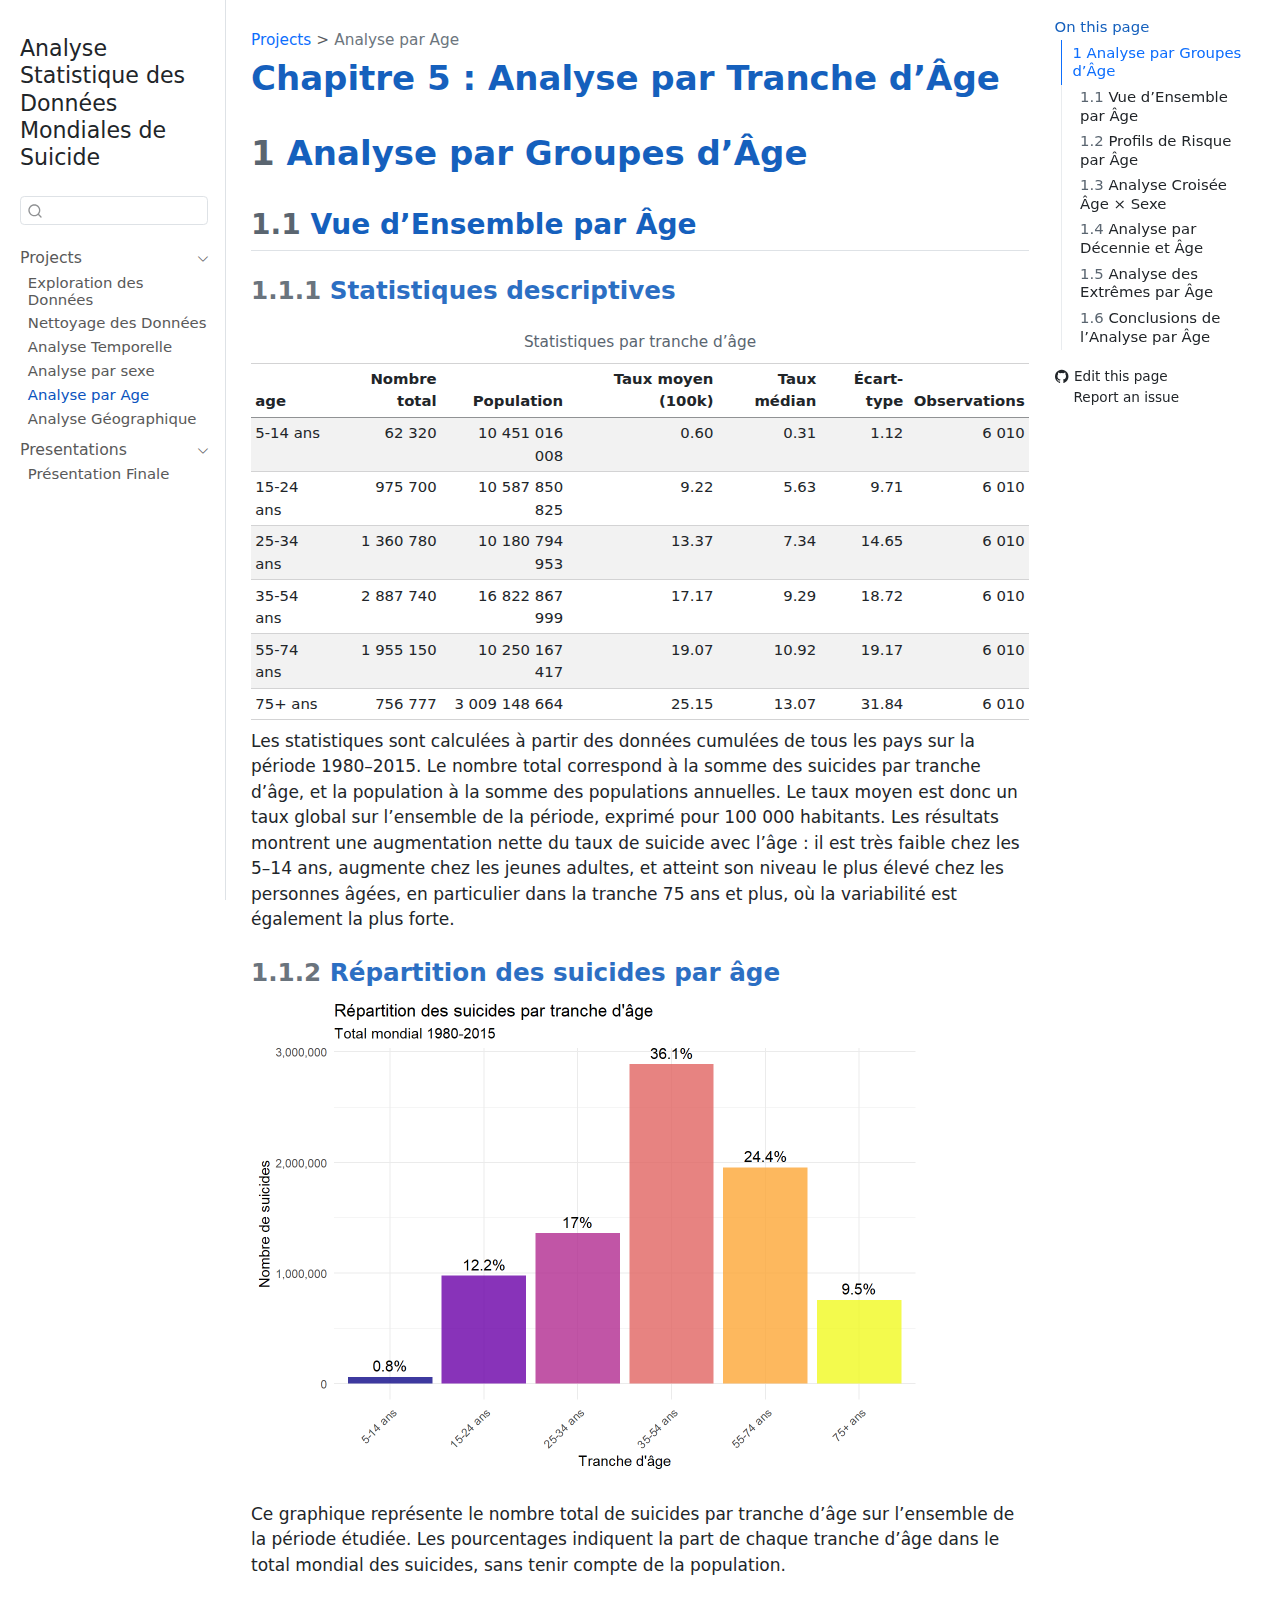
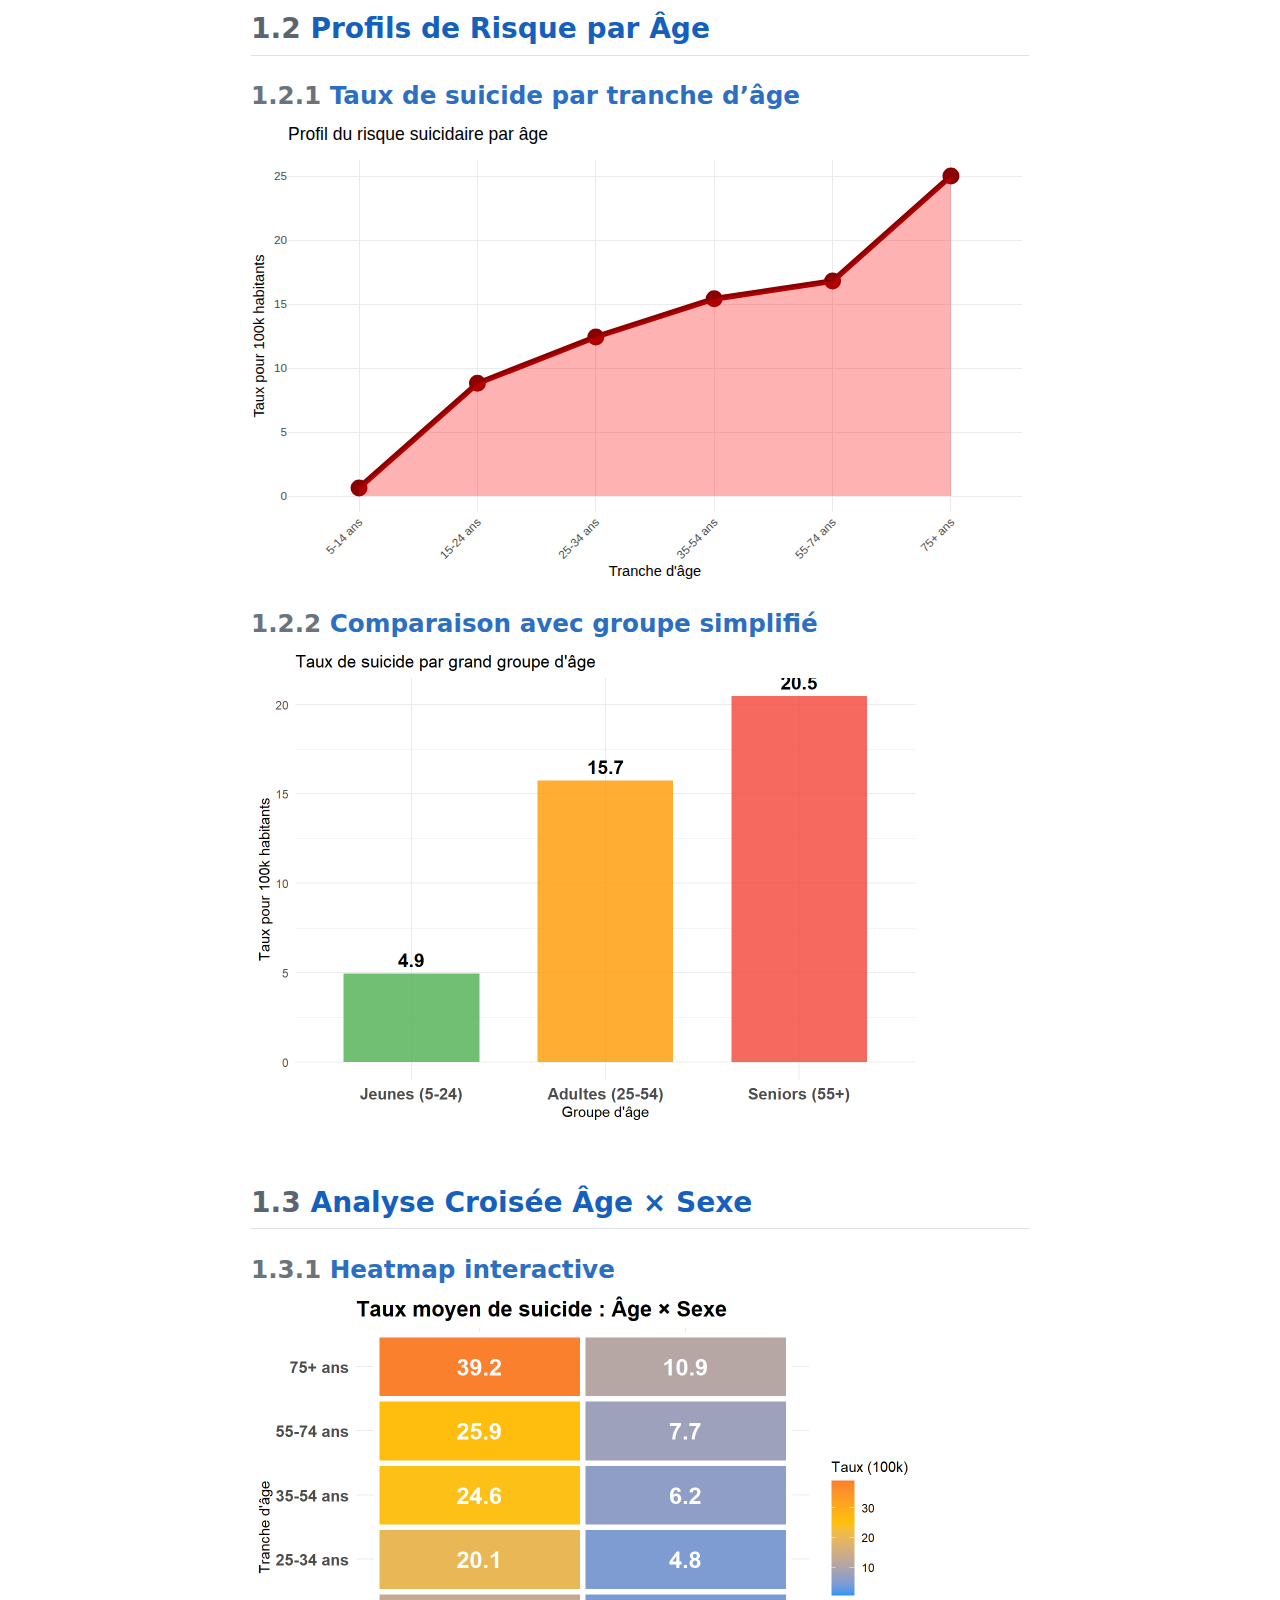
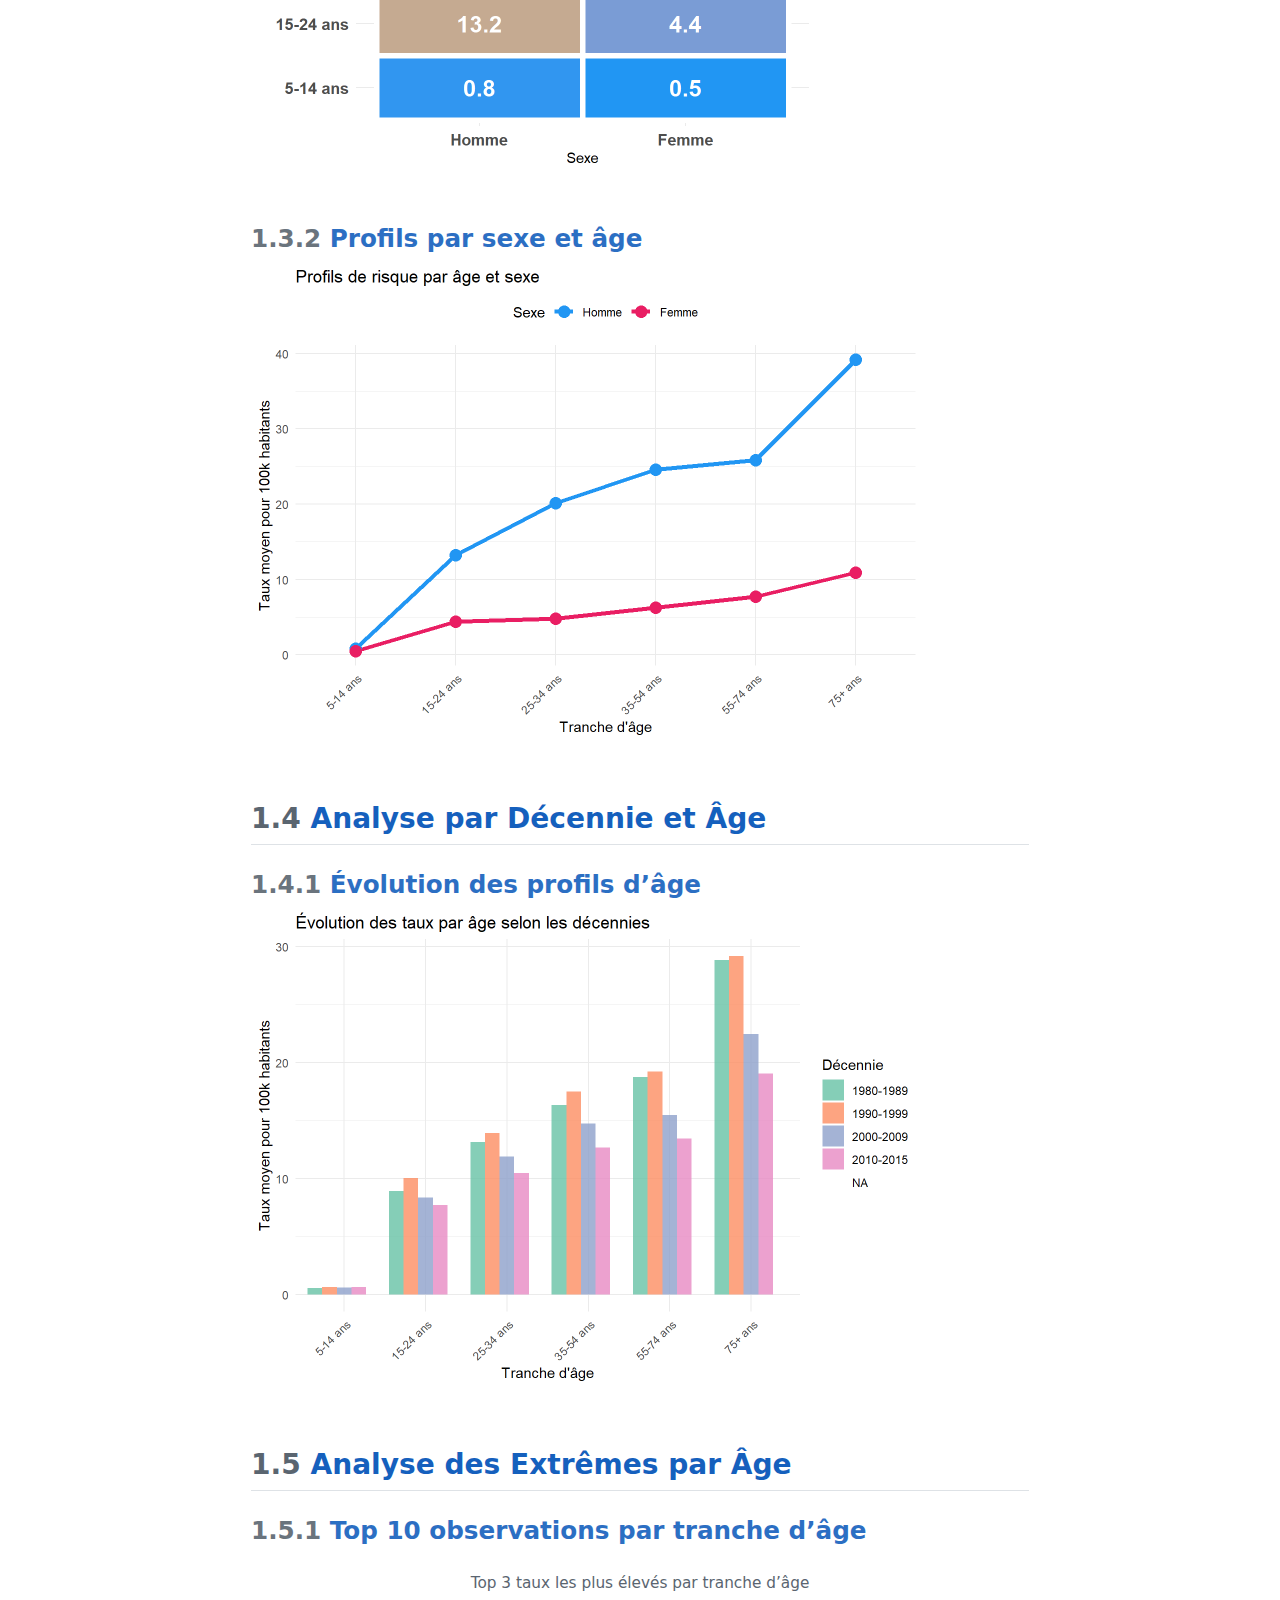
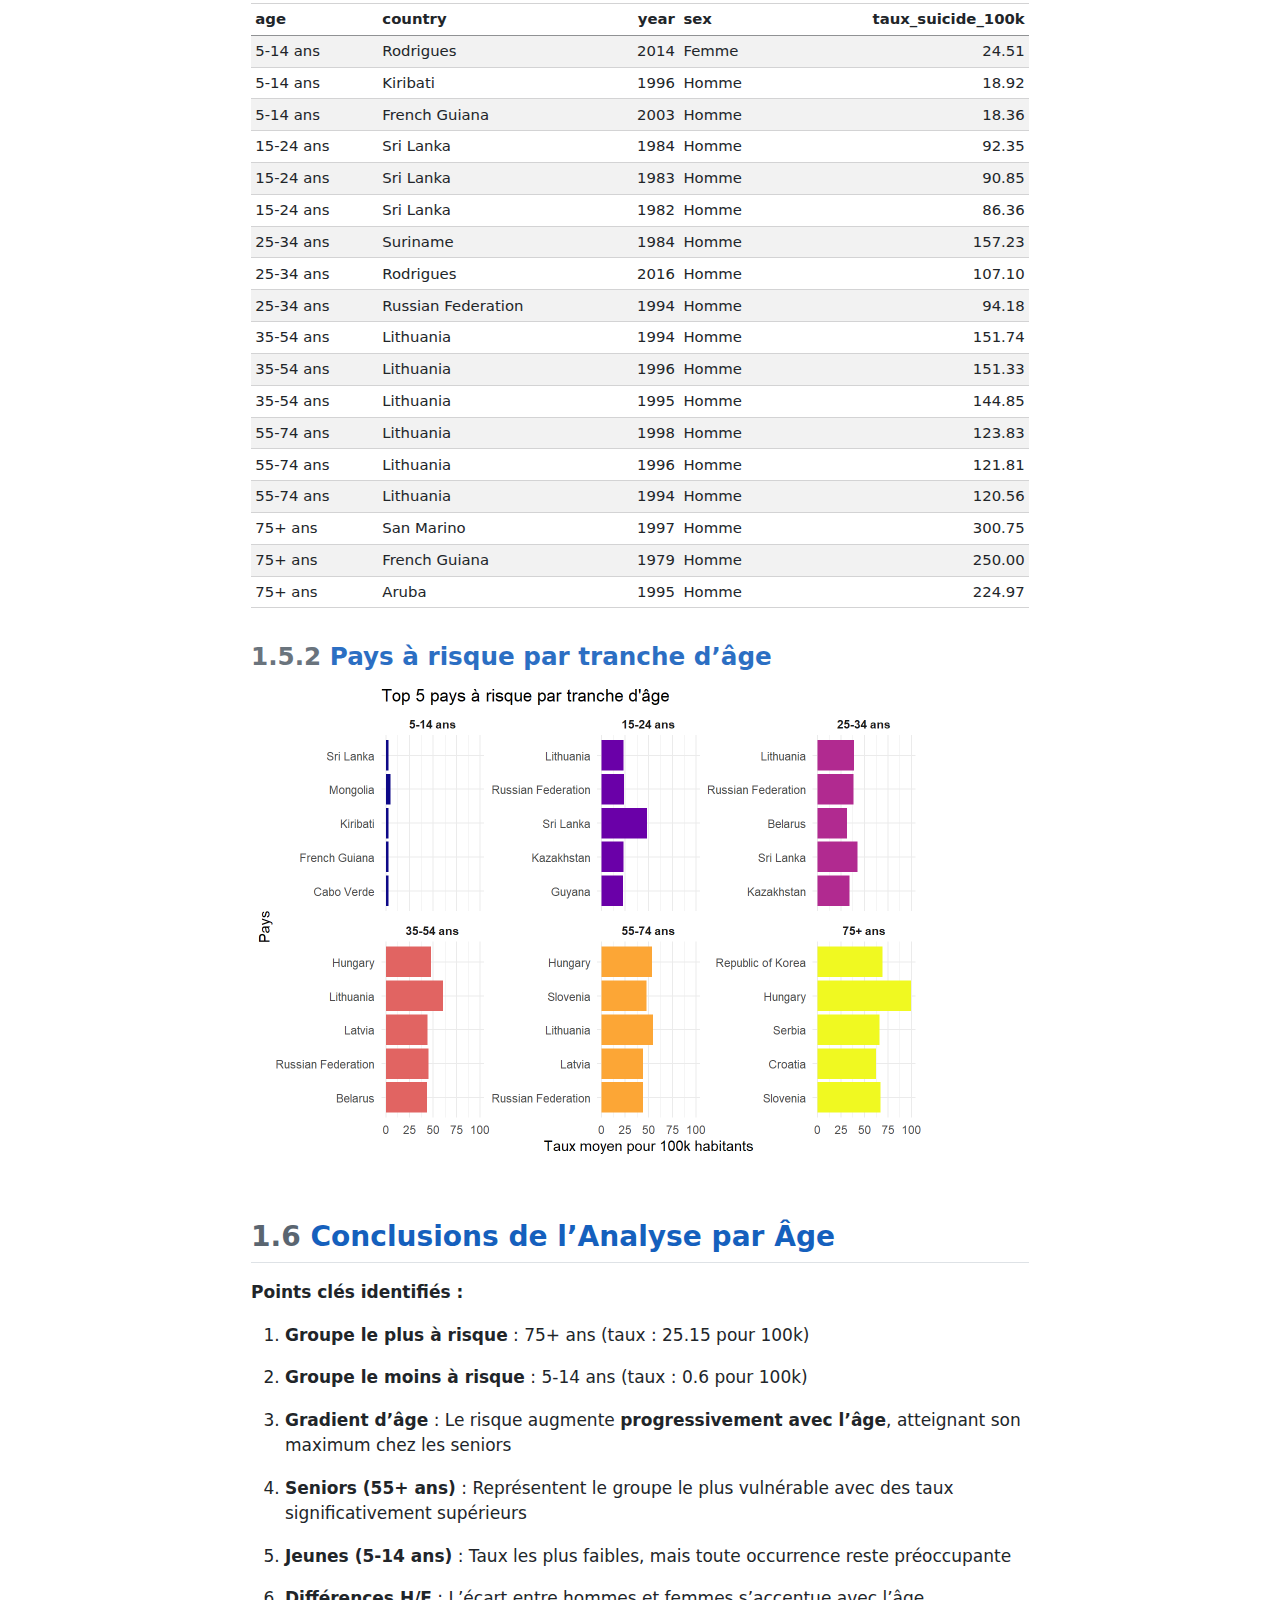
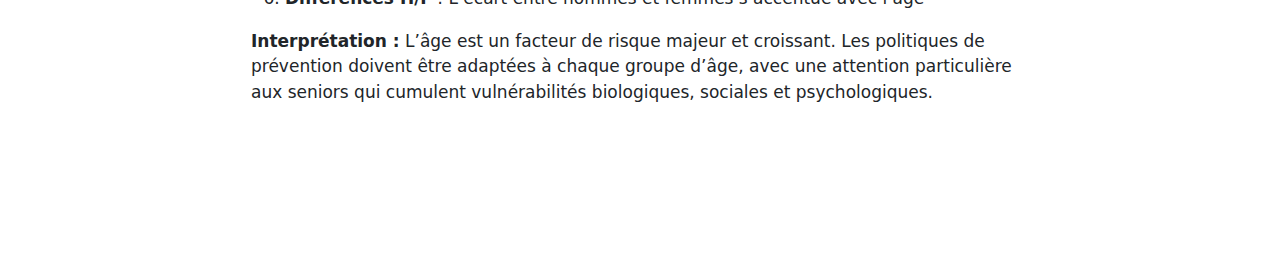
<file: docs/qmd/05_analyse_age.html>
<!DOCTYPE html>
<html xmlns="http://www.w3.org/1999/xhtml" lang="en" xml:lang="en"><head>
<meta http-equiv="Content-Type" content="text/html; charset=UTF-8">
<meta charset="utf-8">
<meta name="generator" content="quarto-1.8.26">
<meta name="viewport" content="width=device-width, initial-scale=1.0, user-scalable=yes">
<title>Chapitre 5 : Analyse par Tranche d’Âge – Analyse Statistique des Données Mondiales de Suicide </title>
<style>
code{white-space: pre-wrap;}
span.smallcaps{font-variant: small-caps;}
div.columns{display: flex; gap: min(4vw, 1.5em);}
div.column{flex: auto; overflow-x: auto;}
div.hanging-indent{margin-left: 1.5em; text-indent: -1.5em;}
ul.task-list{list-style: none;}
ul.task-list li input[type="checkbox"] {
  width: 0.8em;
  margin: 0 0.8em 0.2em -1em; /* quarto-specific, see https://github.com/quarto-dev/quarto-cli/issues/4556 */ 
  vertical-align: middle;
}
</style>

<script src="../site_libs/quarto-nav/quarto-nav.js"></script>
<script src="../site_libs/quarto-nav/headroom.min.js"></script>
<script src="../site_libs/clipboard/clipboard.min.js"></script>
<script src="../site_libs/quarto-search/autocomplete.umd.js"></script>
<script src="../site_libs/quarto-search/fuse.min.js"></script>
<script src="../site_libs/quarto-search/quarto-search.js"></script>
<meta name="quarto:offset" content="../">
<script src="../site_libs/quarto-html/quarto.js" type="module"></script>
<script src="../site_libs/quarto-html/tabsets/tabsets.js" type="module"></script>
<script src="../site_libs/quarto-html/axe/axe-check.js" type="module"></script>
<script src="../site_libs/quarto-html/popper.min.js"></script>
<script src="../site_libs/quarto-html/tippy.umd.min.js"></script>
<script src="../site_libs/quarto-html/anchor.min.js"></script>
<link href="../site_libs/quarto-html/tippy.css" rel="stylesheet">
<link href="../site_libs/quarto-html/quarto-syntax-highlighting-587c61ba64f3a5504c4d52d930310e48.css" rel="stylesheet" id="quarto-text-highlighting-styles">
<script src="../site_libs/bootstrap/bootstrap.min.js"></script>
<link href="../site_libs/bootstrap/bootstrap-icons.css" rel="stylesheet">
<link href="../site_libs/bootstrap/bootstrap-30ae6b2e5328ac7375bd033934d6d19c.min.css" rel="stylesheet" append-hash="true" id="quarto-bootstrap" data-mode="light"><script id="quarto-search-options" type="application/json">{
  "location": "sidebar",
  "copy-button": false,
  "collapse-after": 3,
  "panel-placement": "start",
  "type": "textbox",
  "limit": 50,
  "keyboard-shortcut": [
    "f",
    "/",
    "s"
  ],
  "show-item-context": false,
  "language": {
    "search-no-results-text": "No results",
    "search-matching-documents-text": "matching documents",
    "search-copy-link-title": "Copy link to search",
    "search-hide-matches-text": "Hide additional matches",
    "search-more-match-text": "more match in this document",
    "search-more-matches-text": "more matches in this document",
    "search-clear-button-title": "Clear",
    "search-text-placeholder": "",
    "search-detached-cancel-button-title": "Cancel",
    "search-submit-button-title": "Submit",
    "search-label": "Search"
  }
}</script><link href="../site_libs/htmltools-fill-0.5.8.1/fill.css" rel="stylesheet">
<script src="../site_libs/htmlwidgets-1.6.4/htmlwidgets.js"></script><script src="../site_libs/plotly-binding-4.11.0/plotly.js"></script><script src="../site_libs/typedarray-0.1/typedarray.min.js"></script><script src="../site_libs/jquery-3.5.1/jquery.min.js"></script><link href="../site_libs/crosstalk-1.2.2/css/crosstalk.min.css" rel="stylesheet">
<script src="../site_libs/crosstalk-1.2.2/js/crosstalk.min.js"></script><link href="../site_libs/plotly-htmlwidgets-css-2.11.1/plotly-htmlwidgets.css" rel="stylesheet">
<script src="../site_libs/plotly-main-2.11.1/plotly-latest.min.js"></script><link rel="stylesheet" href="../thpe.css">
</head>
<body class="nav-sidebar docked quarto-light">

<div id="quarto-search-results"></div>
  <header id="quarto-header" class="headroom fixed-top"><nav class="quarto-secondary-nav"><div class="container-fluid d-flex">
      <button type="button" class="quarto-btn-toggle btn" data-bs-toggle="collapse" role="button" data-bs-target=".quarto-sidebar-collapse-item" aria-controls="quarto-sidebar" aria-expanded="false" aria-label="Toggle sidebar navigation" onclick="if (window.quartoToggleHeadroom) { window.quartoToggleHeadroom(); }">
        <i class="bi bi-layout-text-sidebar-reverse"></i>
      </button>
        <nav class="quarto-page-breadcrumbs" aria-label="breadcrumb"><ol class="breadcrumb"><li class="breadcrumb-item"><a href="../qmd/01_exploration.html">Projects</a></li><li class="breadcrumb-item"><a href="../qmd/05_analyse_age.html">Analyse par Age</a></li></ol></nav>
        <a class="flex-grow-1" role="navigation" data-bs-toggle="collapse" data-bs-target=".quarto-sidebar-collapse-item" aria-controls="quarto-sidebar" aria-expanded="false" aria-label="Toggle sidebar navigation" onclick="if (window.quartoToggleHeadroom) { window.quartoToggleHeadroom(); }">      
        </a>
      <button type="button" class="btn quarto-search-button" aria-label="Search" onclick="window.quartoOpenSearch();">
        <i class="bi bi-search"></i>
      </button>
    </div>
  </nav></header><!-- content --><div id="quarto-content" class="quarto-container page-columns page-rows-contents page-layout-article">
<!-- sidebar -->
  <nav id="quarto-sidebar" class="sidebar collapse collapse-horizontal quarto-sidebar-collapse-item sidebar-navigation docked overflow-auto"><div class="pt-lg-2 mt-2 text-left sidebar-header">
    <div class="sidebar-title mb-0 py-0">
      <a href="../">Analyse Statistique des Données Mondiales de Suicide</a> 
    </div>
      </div>
        <div class="mt-2 flex-shrink-0 align-items-center">
        <div class="sidebar-search">
        <div id="quarto-search" class="" title="Search"></div>
        </div>
        </div>
    <div class="sidebar-menu-container"> 
    <ul class="list-unstyled mt-1">
<li class="sidebar-item sidebar-item-section">
      <div class="sidebar-item-container"> 
            <a class="sidebar-item-text sidebar-link text-start" data-bs-toggle="collapse" data-bs-target="#quarto-sidebar-section-1" role="navigation" aria-expanded="true">
 <span class="menu-text">Projects</span></a>
          <a class="sidebar-item-toggle text-start" data-bs-toggle="collapse" data-bs-target="#quarto-sidebar-section-1" role="navigation" aria-expanded="true" aria-label="Toggle section">
            <i class="bi bi-chevron-right ms-2"></i>
          </a> 
      </div>
      <ul id="quarto-sidebar-section-1" class="collapse list-unstyled sidebar-section depth1 show">
<li class="sidebar-item">
  <div class="sidebar-item-container"> 
  <a href="../qmd/01_exploration.html" class="sidebar-item-text sidebar-link">
 <span class="menu-text">Exploration des Données</span></a>
  </div>
</li>
          <li class="sidebar-item">
  <div class="sidebar-item-container"> 
  <a href="../qmd/02_nettoyage.html" class="sidebar-item-text sidebar-link">
 <span class="menu-text">Nettoyage des Données</span></a>
  </div>
</li>
          <li class="sidebar-item">
  <div class="sidebar-item-container"> 
  <a href="../qmd/03_analyse_temporelle.html" class="sidebar-item-text sidebar-link">
 <span class="menu-text">Analyse Temporelle</span></a>
  </div>
</li>
          <li class="sidebar-item">
  <div class="sidebar-item-container"> 
  <a href="../qmd/04_analyse_sexe.html" class="sidebar-item-text sidebar-link">
 <span class="menu-text">Analyse par sexe</span></a>
  </div>
</li>
          <li class="sidebar-item">
  <div class="sidebar-item-container"> 
  <a href="../qmd/05_analyse_age.html" class="sidebar-item-text sidebar-link active">
 <span class="menu-text">Analyse par Age</span></a>
  </div>
</li>
          <li class="sidebar-item">
  <div class="sidebar-item-container"> 
  <a href="../qmd/06_analyse_geographique.html" class="sidebar-item-text sidebar-link">
 <span class="menu-text">Analyse Géographique</span></a>
  </div>
</li>
      </ul>
</li>
        <li class="sidebar-item sidebar-item-section">
      <div class="sidebar-item-container"> 
            <a class="sidebar-item-text sidebar-link text-start" data-bs-toggle="collapse" data-bs-target="#quarto-sidebar-section-2" role="navigation" aria-expanded="true">
 <span class="menu-text">Presentations</span></a>
          <a class="sidebar-item-toggle text-start" data-bs-toggle="collapse" data-bs-target="#quarto-sidebar-section-2" role="navigation" aria-expanded="true" aria-label="Toggle section">
            <i class="bi bi-chevron-right ms-2"></i>
          </a> 
      </div>
      <ul id="quarto-sidebar-section-2" class="collapse list-unstyled sidebar-section depth1 show">
<li class="sidebar-item">
  <div class="sidebar-item-container"> 
  <a href="../qmd/presentation.html" class="sidebar-item-text sidebar-link">
 <span class="menu-text">Présentation Finale</span></a>
  </div>
</li>
      </ul>
</li>
    </ul>
</div>
</nav><div id="quarto-sidebar-glass" class="quarto-sidebar-collapse-item" data-bs-toggle="collapse" data-bs-target=".quarto-sidebar-collapse-item"></div>
<!-- margin-sidebar -->
    <div id="quarto-margin-sidebar" class="sidebar margin-sidebar">
        <nav id="TOC" role="doc-toc" class="toc-active"><h2 id="toc-title">On this page</h2>
   
  <ul>
<li>
<a href="#analyse-par-groupes-d%C3%A2ge" id="toc-analyse-par-groupes-dâge" class="nav-link active" data-scroll-target="#analyse-par-groupes-d%C3%A2ge"><span class="header-section-number">1</span> Analyse par Groupes d’Âge</a>
  <ul class="collapse">
<li>
<a href="#vue-densemble-par-%C3%A2ge" id="toc-vue-densemble-par-âge" class="nav-link" data-scroll-target="#vue-densemble-par-%C3%A2ge"><span class="header-section-number">1.1</span> Vue d’Ensemble par Âge</a>
  <ul class="collapse">
<li><a href="#statistiques-descriptives" id="toc-statistiques-descriptives" class="nav-link" data-scroll-target="#statistiques-descriptives"><span class="header-section-number">1.1.1</span> Statistiques descriptives</a></li>
  <li><a href="#r%C3%A9partition-des-suicides-par-%C3%A2ge" id="toc-répartition-des-suicides-par-âge" class="nav-link" data-scroll-target="#r%C3%A9partition-des-suicides-par-%C3%A2ge"><span class="header-section-number">1.1.2</span> Répartition des suicides par âge</a></li>
  </ul>
</li>
  <li>
<a href="#profils-de-risque-par-%C3%A2ge" id="toc-profils-de-risque-par-âge" class="nav-link" data-scroll-target="#profils-de-risque-par-%C3%A2ge"><span class="header-section-number">1.2</span> Profils de Risque par Âge</a>
  <ul class="collapse">
<li><a href="#taux-de-suicide-par-tranche-d%C3%A2ge" id="toc-taux-de-suicide-par-tranche-dâge" class="nav-link" data-scroll-target="#taux-de-suicide-par-tranche-d%C3%A2ge"><span class="header-section-number">1.2.1</span> Taux de suicide par tranche d’âge</a></li>
  <li><a href="#comparaison-avec-groupe-simplifi%C3%A9" id="toc-comparaison-avec-groupe-simplifié" class="nav-link" data-scroll-target="#comparaison-avec-groupe-simplifi%C3%A9"><span class="header-section-number">1.2.2</span> Comparaison avec groupe simplifié</a></li>
  </ul>
</li>
  <li>
<a href="#analyse-crois%C3%A9e-%C3%A2ge-sexe" id="toc-analyse-croisée-âge-sexe" class="nav-link" data-scroll-target="#analyse-crois%C3%A9e-%C3%A2ge-sexe"><span class="header-section-number">1.3</span> Analyse Croisée Âge × Sexe</a>
  <ul class="collapse">
<li><a href="#heatmap-interactive" id="toc-heatmap-interactive" class="nav-link" data-scroll-target="#heatmap-interactive"><span class="header-section-number">1.3.1</span> Heatmap interactive</a></li>
  <li><a href="#profils-par-sexe-et-%C3%A2ge" id="toc-profils-par-sexe-et-âge" class="nav-link" data-scroll-target="#profils-par-sexe-et-%C3%A2ge"><span class="header-section-number">1.3.2</span> Profils par sexe et âge</a></li>
  </ul>
</li>
  <li>
<a href="#analyse-par-d%C3%A9cennie-et-%C3%A2ge" id="toc-analyse-par-décennie-et-âge" class="nav-link" data-scroll-target="#analyse-par-d%C3%A9cennie-et-%C3%A2ge"><span class="header-section-number">1.4</span> Analyse par Décennie et Âge</a>
  <ul class="collapse">
<li><a href="#%C3%A9volution-des-profils-d%C3%A2ge" id="toc-évolution-des-profils-dâge" class="nav-link" data-scroll-target="#%C3%A9volution-des-profils-d%C3%A2ge"><span class="header-section-number">1.4.1</span> Évolution des profils d’âge</a></li>
  </ul>
</li>
  <li>
<a href="#analyse-des-extr%C3%AAmes-par-%C3%A2ge" id="toc-analyse-des-extrêmes-par-âge" class="nav-link" data-scroll-target="#analyse-des-extr%C3%AAmes-par-%C3%A2ge"><span class="header-section-number">1.5</span> Analyse des Extrêmes par Âge</a>
  <ul class="collapse">
<li><a href="#top-10-observations-par-tranche-d%C3%A2ge" id="toc-top-10-observations-par-tranche-dâge" class="nav-link" data-scroll-target="#top-10-observations-par-tranche-d%C3%A2ge"><span class="header-section-number">1.5.1</span> Top 10 observations par tranche d’âge</a></li>
  <li><a href="#pays-%C3%A0-risque-par-tranche-d%C3%A2ge" id="toc-pays-à-risque-par-tranche-dâge" class="nav-link" data-scroll-target="#pays-%C3%A0-risque-par-tranche-d%C3%A2ge"><span class="header-section-number">1.5.2</span> Pays à risque par tranche d’âge</a></li>
  </ul>
</li>
  <li><a href="#conclusions-de-lanalyse-par-%C3%A2ge" id="toc-conclusions-de-lanalyse-par-âge" class="nav-link" data-scroll-target="#conclusions-de-lanalyse-par-%C3%A2ge"><span class="header-section-number">1.6</span> Conclusions de l’Analyse par Âge</a></li>
  </ul>
</li>
  </ul><div class="toc-actions"><ul><li><a href="https://github.com/amenijawadi/analyse_suicide/edit/main/qmd/05_analyse_age.qmd" class="toc-action"><i class="bi bi-github"></i>Edit this page</a></li><li><a href="https://github.com/amenijawadi/analyse_suicide/issues/new" class="toc-action"><i class="bi empty"></i>Report an issue</a></li></ul></div></nav>
    </div>
<!-- main -->
<main class="content" id="quarto-document-content"><header id="title-block-header" class="quarto-title-block default"><nav class="quarto-page-breadcrumbs quarto-title-breadcrumbs d-none d-lg-block" aria-label="breadcrumb"><ol class="breadcrumb"><li class="breadcrumb-item"><a href="../qmd/01_exploration.html">Projects</a></li><li class="breadcrumb-item"><a href="../qmd/05_analyse_age.html">Analyse par Age</a></li></ol></nav><div class="quarto-title">
<h1 class="title">Chapitre 5 : Analyse par Tranche d’Âge</h1>
</div>



<div class="quarto-title-meta">

    
  
    
  </div>
  


</header><section id="analyse-par-groupes-dâge" class="level1" data-number="1"><h1 data-number="1">
<span class="header-section-number">1</span> Analyse par Groupes d’Âge</h1>
<section id="vue-densemble-par-âge" class="level2" data-number="1.1"><h2 data-number="1.1" class="anchored" data-anchor-id="vue-densemble-par-âge">
<span class="header-section-number">1.1</span> Vue d’Ensemble par Âge</h2>
<section id="statistiques-descriptives" class="level3" data-number="1.1.1"><h3 data-number="1.1.1" class="anchored" data-anchor-id="statistiques-descriptives">
<span class="header-section-number">1.1.1</span> Statistiques descriptives</h3>
<div class="cell">
<div class="cell-output-display">
<table class="caption-top table table-sm table-striped small">
<caption>Statistiques par tranche d’âge</caption>
<colgroup>
<col style="width: 10%">
<col style="width: 14%">
<col style="width: 16%">
<col style="width: 19%">
<col style="width: 13%">
<col style="width: 11%">
<col style="width: 14%">
</colgroup>
<thead><tr class="header">
<th style="text-align: left;">age</th>
<th style="text-align: right;">Nombre total</th>
<th style="text-align: right;">Population</th>
<th style="text-align: right;">Taux moyen (100k)</th>
<th style="text-align: right;">Taux médian</th>
<th style="text-align: right;">Écart-type</th>
<th style="text-align: right;">Observations</th>
</tr></thead>
<tbody>
<tr class="odd">
<td style="text-align: left;">5-14 ans</td>
<td style="text-align: right;">62 320</td>
<td style="text-align: right;">10 451 016 008</td>
<td style="text-align: right;">0.60</td>
<td style="text-align: right;">0.31</td>
<td style="text-align: right;">1.12</td>
<td style="text-align: right;">6 010</td>
</tr>
<tr class="even">
<td style="text-align: left;">15-24 ans</td>
<td style="text-align: right;">975 700</td>
<td style="text-align: right;">10 587 850 825</td>
<td style="text-align: right;">9.22</td>
<td style="text-align: right;">5.63</td>
<td style="text-align: right;">9.71</td>
<td style="text-align: right;">6 010</td>
</tr>
<tr class="odd">
<td style="text-align: left;">25-34 ans</td>
<td style="text-align: right;">1 360 780</td>
<td style="text-align: right;">10 180 794 953</td>
<td style="text-align: right;">13.37</td>
<td style="text-align: right;">7.34</td>
<td style="text-align: right;">14.65</td>
<td style="text-align: right;">6 010</td>
</tr>
<tr class="even">
<td style="text-align: left;">35-54 ans</td>
<td style="text-align: right;">2 887 740</td>
<td style="text-align: right;">16 822 867 999</td>
<td style="text-align: right;">17.17</td>
<td style="text-align: right;">9.29</td>
<td style="text-align: right;">18.72</td>
<td style="text-align: right;">6 010</td>
</tr>
<tr class="odd">
<td style="text-align: left;">55-74 ans</td>
<td style="text-align: right;">1 955 150</td>
<td style="text-align: right;">10 250 167 417</td>
<td style="text-align: right;">19.07</td>
<td style="text-align: right;">10.92</td>
<td style="text-align: right;">19.17</td>
<td style="text-align: right;">6 010</td>
</tr>
<tr class="even">
<td style="text-align: left;">75+ ans</td>
<td style="text-align: right;">756 777</td>
<td style="text-align: right;">3 009 148 664</td>
<td style="text-align: right;">25.15</td>
<td style="text-align: right;">13.07</td>
<td style="text-align: right;">31.84</td>
<td style="text-align: right;">6 010</td>
</tr>
</tbody>
</table>
</div>
</div>
<p>Les statistiques sont calculées à partir des données cumulées de tous les pays sur la période 1980–2015. Le nombre total correspond à la somme des suicides par tranche d’âge, et la population à la somme des populations annuelles. Le taux moyen est donc un taux global sur l’ensemble de la période, exprimé pour 100 000 habitants. Les résultats montrent une augmentation nette du taux de suicide avec l’âge : il est très faible chez les 5–14 ans, augmente chez les jeunes adultes, et atteint son niveau le plus élevé chez les personnes âgées, en particulier dans la tranche 75 ans et plus, où la variabilité est également la plus forte.</p>
</section><section id="répartition-des-suicides-par-âge" class="level3" data-number="1.1.2"><h3 data-number="1.1.2" class="anchored" data-anchor-id="répartition-des-suicides-par-âge">
<span class="header-section-number">1.1.2</span> Répartition des suicides par âge</h3>
<div class="cell">
<div class="cell-output-display">
<div>
<figure class="figure"><p><img src="05_analyse_age_files/figure-html/repartition_age-1.png" class="img-fluid figure-img" width="672"></p>
</figure>
</div>
</div>
</div>
<p>Ce graphique représente le nombre total de suicides par tranche d’âge sur l’ensemble de la période étudiée. Les pourcentages indiquent la part de chaque tranche d’âge dans le total mondial des suicides, sans tenir compte de la population.</p>
</section></section><section id="profils-de-risque-par-âge" class="level2" data-number="1.2"><h2 data-number="1.2" class="anchored" data-anchor-id="profils-de-risque-par-âge">
<span class="header-section-number">1.2</span> Profils de Risque par Âge</h2>
<section id="taux-de-suicide-par-tranche-dâge" class="level3" data-number="1.2.1"><h3 data-number="1.2.1" class="anchored" data-anchor-id="taux-de-suicide-par-tranche-dâge">
<span class="header-section-number">1.2.1</span> Taux de suicide par tranche d’âge</h3>
<div class="cell">
<div class="cell-output-display">
<div class="plotly html-widget html-fill-item" id="htmlwidget-42e34eeab48862e7a095" style="width:100%;height:464px;"></div>
<script type="application/json" data-for="htmlwidget-42e34eeab48862e7a095">{"x":{"data":[{"x":[1,2,3,4,5,6],"y":[0.63095442594162687,8.80755740754228,12.437820628564907,15.412890385190154,16.805175553027979,25.016163936160343],"text":["age: 5-14 ans<br />taux:  0.6309544","age: 15-24 ans<br />taux:  8.8075574","age: 25-34 ans<br />taux: 12.4378206","age: 35-54 ans<br />taux: 15.4128904","age: 55-74 ans<br />taux: 16.8051756","age: 75+ ans<br />taux: 25.0161639"],"type":"scatter","mode":"lines+markers","line":{"width":5.6692913385826778,"color":"rgba(139,0,0,1)","dash":"solid"},"hoveron":"points","showlegend":false,"xaxis":"x","yaxis":"y","hoverinfo":"text","marker":{"autocolorscale":false,"color":"rgba(139,0,0,1)","opacity":1,"size":15.118110236220474,"symbol":"circle","line":{"width":1.8897637795275593,"color":"rgba(139,0,0,1)"}},"frame":null},{"x":[1,2,3,4,5,6,6,6,5,4,3,2,1,1],"y":[0,0,0,0,0,0,0,25.016163936160343,16.805175553027979,15.412890385190154,12.437820628564907,8.80755740754228,0.63095442594162687,0],"text":["age: 5-14 ans<br />taux:  0.6309544","age: 15-24 ans<br />taux:  8.8075574","age: 25-34 ans<br />taux: 12.4378206","age: 35-54 ans<br />taux: 15.4128904","age: 55-74 ans<br />taux: 16.8051756","age: 75+ ans<br />taux: 25.0161639","age: 75+ ans<br />taux: 25.0161639","age: 75+ ans<br />taux: 25.0161639","age: 55-74 ans<br />taux: 16.8051756","age: 35-54 ans<br />taux: 15.4128904","age: 25-34 ans<br />taux: 12.4378206","age: 15-24 ans<br />taux:  8.8075574","age: 5-14 ans<br />taux:  0.6309544","age: 5-14 ans<br />taux:  0.6309544"],"type":"scatter","mode":"lines","line":{"width":1.8897637795275593,"color":"transparent","dash":"solid"},"fill":"toself","fillcolor":"rgba(255,0,0,0.3)","hoveron":"points","showlegend":false,"xaxis":"x","yaxis":"y","hoverinfo":"text","frame":null}],"layout":{"margin":{"t":40.840182648401829,"r":7.3059360730593621,"b":53.878235939644654,"l":37.260273972602747},"paper_bgcolor":"rgba(255,255,255,1)","font":{"color":"rgba(0,0,0,1)","family":"","size":14.611872146118724},"title":{"text":"Profil du risque suicidaire par âge","font":{"color":"rgba(0,0,0,1)","family":"","size":17.534246575342465},"x":0,"xref":"paper"},"xaxis":{"domain":[0,1],"automargin":true,"type":"linear","autorange":false,"range":[0.40000000000000002,6.5999999999999996],"tickmode":"array","ticktext":["5-14 ans","15-24 ans","25-34 ans","35-54 ans","55-74 ans","75+ ans"],"tickvals":[1,2,3,3.9999999999999996,5,6],"categoryorder":"array","categoryarray":["5-14 ans","15-24 ans","25-34 ans","35-54 ans","55-74 ans","75+ ans"],"nticks":null,"ticks":"","tickcolor":null,"ticklen":3.6529680365296811,"tickwidth":0,"showticklabels":true,"tickfont":{"color":"rgba(77,77,77,1)","family":"","size":11.68949771689498},"tickangle":-45,"showline":false,"linecolor":null,"linewidth":0,"showgrid":true,"gridcolor":"rgba(235,235,235,1)","gridwidth":0,"zeroline":false,"anchor":"y","title":{"text":"Tranche d'âge","font":{"color":"rgba(0,0,0,1)","family":"","size":14.611872146118724}},"hoverformat":".2f"},"yaxis":{"domain":[0,1],"automargin":true,"type":"linear","autorange":false,"range":[-1.2508081968080171,26.266972132968359],"tickmode":"array","ticktext":["0","5","10","15","20","25"],"tickvals":[0,5,10,15,20,25],"categoryorder":"array","categoryarray":["0","5","10","15","20","25"],"nticks":null,"ticks":"","tickcolor":null,"ticklen":3.6529680365296811,"tickwidth":0,"showticklabels":true,"tickfont":{"color":"rgba(77,77,77,1)","family":"","size":11.68949771689498},"tickangle":-0,"showline":false,"linecolor":null,"linewidth":0,"showgrid":true,"gridcolor":"rgba(235,235,235,1)","gridwidth":0,"zeroline":false,"anchor":"x","title":{"text":"Taux pour 100k habitants","font":{"color":"rgba(0,0,0,1)","family":"","size":14.611872146118724}},"hoverformat":".2f"},"shapes":[{"type":"rect","fillcolor":null,"line":{"color":null,"width":0,"linetype":[]},"yref":"paper","xref":"paper","layer":"below","x0":0,"x1":1,"y0":0,"y1":1}],"showlegend":false,"legend":{"bgcolor":null,"bordercolor":null,"borderwidth":0,"font":{"color":"rgba(0,0,0,1)","family":"","size":11.68949771689498}},"hovermode":"closest","barmode":"relative"},"config":{"doubleClick":"reset","modeBarButtonsToAdd":["hoverclosest","hovercompare"],"showSendToCloud":false},"source":"A","attrs":{"16f4354f2304":{"x":{},"y":{},"type":"scatter"},"16f41a996632":{"x":{},"y":{}},"16f44f0a4983":{"x":{},"y":{}}},"cur_data":"16f4354f2304","visdat":{"16f4354f2304":["function (y) ","x"],"16f41a996632":["function (y) ","x"],"16f44f0a4983":["function (y) ","x"]},"highlight":{"on":"plotly_click","persistent":false,"dynamic":false,"selectize":false,"opacityDim":0.20000000000000001,"selected":{"opacity":1},"debounce":0},"shinyEvents":["plotly_hover","plotly_click","plotly_selected","plotly_relayout","plotly_brushed","plotly_brushing","plotly_clickannotation","plotly_doubleclick","plotly_deselect","plotly_afterplot","plotly_sunburstclick"],"base_url":"https://plot.ly"},"evals":[],"jsHooks":[]}</script>
</div>
</div>
</section><section id="comparaison-avec-groupe-simplifié" class="level3" data-number="1.2.2"><h3 data-number="1.2.2" class="anchored" data-anchor-id="comparaison-avec-groupe-simplifié">
<span class="header-section-number">1.2.2</span> Comparaison avec groupe simplifié</h3>
<div class="cell">
<div class="cell-output-display">
<div>
<figure class="figure"><p><img src="05_analyse_age_files/figure-html/groupes_simplifies-1.png" class="img-fluid figure-img" width="672"></p>
</figure>
</div>
</div>
</div>
</section></section><section id="analyse-croisée-âge-sexe" class="level2" data-number="1.3"><h2 data-number="1.3" class="anchored" data-anchor-id="analyse-croisée-âge-sexe">
<span class="header-section-number">1.3</span> Analyse Croisée Âge × Sexe</h2>
<section id="heatmap-interactive" class="level3" data-number="1.3.1"><h3 data-number="1.3.1" class="anchored" data-anchor-id="heatmap-interactive">
<span class="header-section-number">1.3.1</span> Heatmap interactive</h3>
<div class="cell">
<div class="cell-output-display">
<div>
<figure class="figure"><p><img src="05_analyse_age_files/figure-html/heatmap_age_sex-1.png" class="img-fluid figure-img" width="672"></p>
</figure>
</div>
</div>
</div>
</section><section id="profils-par-sexe-et-âge" class="level3" data-number="1.3.2"><h3 data-number="1.3.2" class="anchored" data-anchor-id="profils-par-sexe-et-âge">
<span class="header-section-number">1.3.2</span> Profils par sexe et âge</h3>
<div class="cell">
<div class="cell-output-display">
<div>
<figure class="figure"><p><img src="05_analyse_age_files/figure-html/profils_sex_age-1.png" class="img-fluid figure-img" width="672"></p>
</figure>
</div>
</div>
</div>
</section></section><section id="analyse-par-décennie-et-âge" class="level2" data-number="1.4"><h2 data-number="1.4" class="anchored" data-anchor-id="analyse-par-décennie-et-âge">
<span class="header-section-number">1.4</span> Analyse par Décennie et Âge</h2>
<section id="évolution-des-profils-dâge" class="level3" data-number="1.4.1"><h3 data-number="1.4.1" class="anchored" data-anchor-id="évolution-des-profils-dâge">
<span class="header-section-number">1.4.1</span> Évolution des profils d’âge</h3>
<div class="cell">
<div class="cell-output-display">
<div>
<figure class="figure"><p><img src="05_analyse_age_files/figure-html/decennie_age-1.png" class="img-fluid figure-img" width="672"></p>
</figure>
</div>
</div>
</div>
</section></section><section id="analyse-des-extrêmes-par-âge" class="level2" data-number="1.5"><h2 data-number="1.5" class="anchored" data-anchor-id="analyse-des-extrêmes-par-âge">
<span class="header-section-number">1.5</span> Analyse des Extrêmes par Âge</h2>
<section id="top-10-observations-par-tranche-dâge" class="level3" data-number="1.5.1"><h3 data-number="1.5.1" class="anchored" data-anchor-id="top-10-observations-par-tranche-dâge">
<span class="header-section-number">1.5.1</span> Top 10 observations par tranche d’âge</h3>
<div class="cell">
<div class="cell-output-display">
<table class="caption-top table table-sm table-striped small">
<caption>Top 3 taux les plus élevés par tranche d’âge</caption>
<thead><tr class="header">
<th style="text-align: left;">age</th>
<th style="text-align: left;">country</th>
<th style="text-align: right;">year</th>
<th style="text-align: left;">sex</th>
<th style="text-align: right;">taux_suicide_100k</th>
</tr></thead>
<tbody>
<tr class="odd">
<td style="text-align: left;">5-14 ans</td>
<td style="text-align: left;">Rodrigues</td>
<td style="text-align: right;">2014</td>
<td style="text-align: left;">Femme</td>
<td style="text-align: right;">24.51</td>
</tr>
<tr class="even">
<td style="text-align: left;">5-14 ans</td>
<td style="text-align: left;">Kiribati</td>
<td style="text-align: right;">1996</td>
<td style="text-align: left;">Homme</td>
<td style="text-align: right;">18.92</td>
</tr>
<tr class="odd">
<td style="text-align: left;">5-14 ans</td>
<td style="text-align: left;">French Guiana</td>
<td style="text-align: right;">2003</td>
<td style="text-align: left;">Homme</td>
<td style="text-align: right;">18.36</td>
</tr>
<tr class="even">
<td style="text-align: left;">15-24 ans</td>
<td style="text-align: left;">Sri Lanka</td>
<td style="text-align: right;">1984</td>
<td style="text-align: left;">Homme</td>
<td style="text-align: right;">92.35</td>
</tr>
<tr class="odd">
<td style="text-align: left;">15-24 ans</td>
<td style="text-align: left;">Sri Lanka</td>
<td style="text-align: right;">1983</td>
<td style="text-align: left;">Homme</td>
<td style="text-align: right;">90.85</td>
</tr>
<tr class="even">
<td style="text-align: left;">15-24 ans</td>
<td style="text-align: left;">Sri Lanka</td>
<td style="text-align: right;">1982</td>
<td style="text-align: left;">Homme</td>
<td style="text-align: right;">86.36</td>
</tr>
<tr class="odd">
<td style="text-align: left;">25-34 ans</td>
<td style="text-align: left;">Suriname</td>
<td style="text-align: right;">1984</td>
<td style="text-align: left;">Homme</td>
<td style="text-align: right;">157.23</td>
</tr>
<tr class="even">
<td style="text-align: left;">25-34 ans</td>
<td style="text-align: left;">Rodrigues</td>
<td style="text-align: right;">2016</td>
<td style="text-align: left;">Homme</td>
<td style="text-align: right;">107.10</td>
</tr>
<tr class="odd">
<td style="text-align: left;">25-34 ans</td>
<td style="text-align: left;">Russian Federation</td>
<td style="text-align: right;">1994</td>
<td style="text-align: left;">Homme</td>
<td style="text-align: right;">94.18</td>
</tr>
<tr class="even">
<td style="text-align: left;">35-54 ans</td>
<td style="text-align: left;">Lithuania</td>
<td style="text-align: right;">1994</td>
<td style="text-align: left;">Homme</td>
<td style="text-align: right;">151.74</td>
</tr>
<tr class="odd">
<td style="text-align: left;">35-54 ans</td>
<td style="text-align: left;">Lithuania</td>
<td style="text-align: right;">1996</td>
<td style="text-align: left;">Homme</td>
<td style="text-align: right;">151.33</td>
</tr>
<tr class="even">
<td style="text-align: left;">35-54 ans</td>
<td style="text-align: left;">Lithuania</td>
<td style="text-align: right;">1995</td>
<td style="text-align: left;">Homme</td>
<td style="text-align: right;">144.85</td>
</tr>
<tr class="odd">
<td style="text-align: left;">55-74 ans</td>
<td style="text-align: left;">Lithuania</td>
<td style="text-align: right;">1998</td>
<td style="text-align: left;">Homme</td>
<td style="text-align: right;">123.83</td>
</tr>
<tr class="even">
<td style="text-align: left;">55-74 ans</td>
<td style="text-align: left;">Lithuania</td>
<td style="text-align: right;">1996</td>
<td style="text-align: left;">Homme</td>
<td style="text-align: right;">121.81</td>
</tr>
<tr class="odd">
<td style="text-align: left;">55-74 ans</td>
<td style="text-align: left;">Lithuania</td>
<td style="text-align: right;">1994</td>
<td style="text-align: left;">Homme</td>
<td style="text-align: right;">120.56</td>
</tr>
<tr class="even">
<td style="text-align: left;">75+ ans</td>
<td style="text-align: left;">San Marino</td>
<td style="text-align: right;">1997</td>
<td style="text-align: left;">Homme</td>
<td style="text-align: right;">300.75</td>
</tr>
<tr class="odd">
<td style="text-align: left;">75+ ans</td>
<td style="text-align: left;">French Guiana</td>
<td style="text-align: right;">1979</td>
<td style="text-align: left;">Homme</td>
<td style="text-align: right;">250.00</td>
</tr>
<tr class="even">
<td style="text-align: left;">75+ ans</td>
<td style="text-align: left;">Aruba</td>
<td style="text-align: right;">1995</td>
<td style="text-align: left;">Homme</td>
<td style="text-align: right;">224.97</td>
</tr>
</tbody>
</table>
</div>
</div>
</section><section id="pays-à-risque-par-tranche-dâge" class="level3" data-number="1.5.2"><h3 data-number="1.5.2" class="anchored" data-anchor-id="pays-à-risque-par-tranche-dâge">
<span class="header-section-number">1.5.2</span> Pays à risque par tranche d’âge</h3>
<div class="cell">
<div class="cell-output-display">
<div>
<figure class="figure"><p><img src="05_analyse_age_files/figure-html/risk_countries_age-1.png" class="img-fluid figure-img" width="672"></p>
</figure>
</div>
</div>
</div>
</section></section><section id="conclusions-de-lanalyse-par-âge" class="level2" data-number="1.6"><h2 data-number="1.6" class="anchored" data-anchor-id="conclusions-de-lanalyse-par-âge">
<span class="header-section-number">1.6</span> Conclusions de l’Analyse par Âge</h2>
<p><strong>Points clés identifiés :</strong></p>
<ol type="1">
<li><p><strong>Groupe le plus à risque</strong> : 75+ ans (taux : 25.15 pour 100k)</p></li>
<li><p><strong>Groupe le moins à risque</strong> : 5-14 ans (taux : 0.6 pour 100k)</p></li>
<li><p><strong>Gradient d’âge</strong> : Le risque augmente <strong>progressivement avec l’âge</strong>, atteignant son maximum chez les seniors</p></li>
<li><p><strong>Seniors (55+ ans)</strong> : Représentent le groupe le plus vulnérable avec des taux significativement supérieurs</p></li>
<li><p><strong>Jeunes (5-14 ans)</strong> : Taux les plus faibles, mais toute occurrence reste préoccupante</p></li>
<li><p><strong>Différences H/F</strong> : L’écart entre hommes et femmes s’accentue avec l’âge</p></li>
</ol>
<p><strong>Interprétation :</strong> L’âge est un facteur de risque majeur et croissant. Les politiques de prévention doivent être adaptées à chaque groupe d’âge, avec une attention particulière aux seniors qui cumulent vulnérabilités biologiques, sociales et psychologiques.</p>


</section></section></main><!-- /main --><script id="quarto-html-after-body" type="application/javascript">
  window.document.addEventListener("DOMContentLoaded", function (event) {
    const icon = "";
    const anchorJS = new window.AnchorJS();
    anchorJS.options = {
      placement: 'right',
      icon: icon
    };
    anchorJS.add('.anchored');
    const isCodeAnnotation = (el) => {
      for (const clz of el.classList) {
        if (clz.startsWith('code-annotation-')) {                     
          return true;
        }
      }
      return false;
    }
    const onCopySuccess = function(e) {
      // button target
      const button = e.trigger;
      // don't keep focus
      button.blur();
      // flash "checked"
      button.classList.add('code-copy-button-checked');
      var currentTitle = button.getAttribute("title");
      button.setAttribute("title", "Copied!");
      let tooltip;
      if (window.bootstrap) {
        button.setAttribute("data-bs-toggle", "tooltip");
        button.setAttribute("data-bs-placement", "left");
        button.setAttribute("data-bs-title", "Copied!");
        tooltip = new bootstrap.Tooltip(button, 
          { trigger: "manual", 
            customClass: "code-copy-button-tooltip",
            offset: [0, -8]});
        tooltip.show();    
      }
      setTimeout(function() {
        if (tooltip) {
          tooltip.hide();
          button.removeAttribute("data-bs-title");
          button.removeAttribute("data-bs-toggle");
          button.removeAttribute("data-bs-placement");
        }
        button.setAttribute("title", currentTitle);
        button.classList.remove('code-copy-button-checked');
      }, 1000);
      // clear code selection
      e.clearSelection();
    }
    const getTextToCopy = function(trigger) {
      const outerScaffold = trigger.parentElement.cloneNode(true);
      const codeEl = outerScaffold.querySelector('code');
      for (const childEl of codeEl.children) {
        if (isCodeAnnotation(childEl)) {
          childEl.remove();
        }
      }
      return codeEl.innerText;
    }
    const clipboard = new window.ClipboardJS('.code-copy-button:not([data-in-quarto-modal])', {
      text: getTextToCopy
    });
    clipboard.on('success', onCopySuccess);
    if (window.document.getElementById('quarto-embedded-source-code-modal')) {
      const clipboardModal = new window.ClipboardJS('.code-copy-button[data-in-quarto-modal]', {
        text: getTextToCopy,
        container: window.document.getElementById('quarto-embedded-source-code-modal')
      });
      clipboardModal.on('success', onCopySuccess);
    }
      var localhostRegex = new RegExp(/^(?:http|https):\/\/localhost\:?[0-9]*\//);
      var mailtoRegex = new RegExp(/^mailto:/);
        var filterRegex = new RegExp("https:\/\/amenijawadi\.github\.io\/analyse_suicide\/");
      var isInternal = (href) => {
          return filterRegex.test(href) || localhostRegex.test(href) || mailtoRegex.test(href);
      }
      // Inspect non-navigation links and adorn them if external
     var links = window.document.querySelectorAll('a[href]:not(.nav-link):not(.navbar-brand):not(.toc-action):not(.sidebar-link):not(.sidebar-item-toggle):not(.pagination-link):not(.no-external):not([aria-hidden]):not(.dropdown-item):not(.quarto-navigation-tool):not(.about-link)');
      for (var i=0; i<links.length; i++) {
        const link = links[i];
        if (!isInternal(link.href)) {
          // undo the damage that might have been done by quarto-nav.js in the case of
          // links that we want to consider external
          if (link.dataset.originalHref !== undefined) {
            link.href = link.dataset.originalHref;
          }
        }
      }
    function tippyHover(el, contentFn, onTriggerFn, onUntriggerFn) {
      const config = {
        allowHTML: true,
        maxWidth: 500,
        delay: 100,
        arrow: false,
        appendTo: function(el) {
            return el.parentElement;
        },
        interactive: true,
        interactiveBorder: 10,
        theme: 'quarto',
        placement: 'bottom-start',
      };
      if (contentFn) {
        config.content = contentFn;
      }
      if (onTriggerFn) {
        config.onTrigger = onTriggerFn;
      }
      if (onUntriggerFn) {
        config.onUntrigger = onUntriggerFn;
      }
      window.tippy(el, config); 
    }
    const noterefs = window.document.querySelectorAll('a[role="doc-noteref"]');
    for (var i=0; i<noterefs.length; i++) {
      const ref = noterefs[i];
      tippyHover(ref, function() {
        // use id or data attribute instead here
        let href = ref.getAttribute('data-footnote-href') || ref.getAttribute('href');
        try { href = new URL(href).hash; } catch {}
        const id = href.replace(/^#\/?/, "");
        const note = window.document.getElementById(id);
        if (note) {
          return note.innerHTML;
        } else {
          return "";
        }
      });
    }
    const xrefs = window.document.querySelectorAll('a.quarto-xref');
    const processXRef = (id, note) => {
      // Strip column container classes
      const stripColumnClz = (el) => {
        el.classList.remove("page-full", "page-columns");
        if (el.children) {
          for (const child of el.children) {
            stripColumnClz(child);
          }
        }
      }
      stripColumnClz(note)
      if (id === null || id.startsWith('sec-')) {
        // Special case sections, only their first couple elements
        const container = document.createElement("div");
        if (note.children && note.children.length > 2) {
          container.appendChild(note.children[0].cloneNode(true));
          for (let i = 1; i < note.children.length; i++) {
            const child = note.children[i];
            if (child.tagName === "P" && child.innerText === "") {
              continue;
            } else {
              container.appendChild(child.cloneNode(true));
              break;
            }
          }
          if (window.Quarto?.typesetMath) {
            window.Quarto.typesetMath(container);
          }
          return container.innerHTML
        } else {
          if (window.Quarto?.typesetMath) {
            window.Quarto.typesetMath(note);
          }
          return note.innerHTML;
        }
      } else {
        // Remove any anchor links if they are present
        const anchorLink = note.querySelector('a.anchorjs-link');
        if (anchorLink) {
          anchorLink.remove();
        }
        if (window.Quarto?.typesetMath) {
          window.Quarto.typesetMath(note);
        }
        if (note.classList.contains("callout")) {
          return note.outerHTML;
        } else {
          return note.innerHTML;
        }
      }
    }
    for (var i=0; i<xrefs.length; i++) {
      const xref = xrefs[i];
      tippyHover(xref, undefined, function(instance) {
        instance.disable();
        let url = xref.getAttribute('href');
        let hash = undefined; 
        if (url.startsWith('#')) {
          hash = url;
        } else {
          try { hash = new URL(url).hash; } catch {}
        }
        if (hash) {
          const id = hash.replace(/^#\/?/, "");
          const note = window.document.getElementById(id);
          if (note !== null) {
            try {
              const html = processXRef(id, note.cloneNode(true));
              instance.setContent(html);
            } finally {
              instance.enable();
              instance.show();
            }
          } else {
            // See if we can fetch this
            fetch(url.split('#')[0])
            .then(res => res.text())
            .then(html => {
              const parser = new DOMParser();
              const htmlDoc = parser.parseFromString(html, "text/html");
              const note = htmlDoc.getElementById(id);
              if (note !== null) {
                const html = processXRef(id, note);
                instance.setContent(html);
              } 
            }).finally(() => {
              instance.enable();
              instance.show();
            });
          }
        } else {
          // See if we can fetch a full url (with no hash to target)
          // This is a special case and we should probably do some content thinning / targeting
          fetch(url)
          .then(res => res.text())
          .then(html => {
            const parser = new DOMParser();
            const htmlDoc = parser.parseFromString(html, "text/html");
            const note = htmlDoc.querySelector('main.content');
            if (note !== null) {
              // This should only happen for chapter cross references
              // (since there is no id in the URL)
              // remove the first header
              if (note.children.length > 0 && note.children[0].tagName === "HEADER") {
                note.children[0].remove();
              }
              const html = processXRef(null, note);
              instance.setContent(html);
            } 
          }).finally(() => {
            instance.enable();
            instance.show();
          });
        }
      }, function(instance) {
      });
    }
        let selectedAnnoteEl;
        const selectorForAnnotation = ( cell, annotation) => {
          let cellAttr = 'data-code-cell="' + cell + '"';
          let lineAttr = 'data-code-annotation="' +  annotation + '"';
          const selector = 'span[' + cellAttr + '][' + lineAttr + ']';
          return selector;
        }
        const selectCodeLines = (annoteEl) => {
          const doc = window.document;
          const targetCell = annoteEl.getAttribute("data-target-cell");
          const targetAnnotation = annoteEl.getAttribute("data-target-annotation");
          const annoteSpan = window.document.querySelector(selectorForAnnotation(targetCell, targetAnnotation));
          const lines = annoteSpan.getAttribute("data-code-lines").split(",");
          const lineIds = lines.map((line) => {
            return targetCell + "-" + line;
          })
          let top = null;
          let height = null;
          let parent = null;
          if (lineIds.length > 0) {
              //compute the position of the single el (top and bottom and make a div)
              const el = window.document.getElementById(lineIds[0]);
              top = el.offsetTop;
              height = el.offsetHeight;
              parent = el.parentElement.parentElement;
            if (lineIds.length > 1) {
              const lastEl = window.document.getElementById(lineIds[lineIds.length - 1]);
              const bottom = lastEl.offsetTop + lastEl.offsetHeight;
              height = bottom - top;
            }
            if (top !== null && height !== null && parent !== null) {
              // cook up a div (if necessary) and position it 
              let div = window.document.getElementById("code-annotation-line-highlight");
              if (div === null) {
                div = window.document.createElement("div");
                div.setAttribute("id", "code-annotation-line-highlight");
                div.style.position = 'absolute';
                parent.appendChild(div);
              }
              div.style.top = top - 2 + "px";
              div.style.height = height + 4 + "px";
              div.style.left = 0;
              let gutterDiv = window.document.getElementById("code-annotation-line-highlight-gutter");
              if (gutterDiv === null) {
                gutterDiv = window.document.createElement("div");
                gutterDiv.setAttribute("id", "code-annotation-line-highlight-gutter");
                gutterDiv.style.position = 'absolute';
                const codeCell = window.document.getElementById(targetCell);
                const gutter = codeCell.querySelector('.code-annotation-gutter');
                gutter.appendChild(gutterDiv);
              }
              gutterDiv.style.top = top - 2 + "px";
              gutterDiv.style.height = height + 4 + "px";
            }
            selectedAnnoteEl = annoteEl;
          }
        };
        const unselectCodeLines = () => {
          const elementsIds = ["code-annotation-line-highlight", "code-annotation-line-highlight-gutter"];
          elementsIds.forEach((elId) => {
            const div = window.document.getElementById(elId);
            if (div) {
              div.remove();
            }
          });
          selectedAnnoteEl = undefined;
        };
          // Handle positioning of the toggle
      window.addEventListener(
        "resize",
        throttle(() => {
          elRect = undefined;
          if (selectedAnnoteEl) {
            selectCodeLines(selectedAnnoteEl);
          }
        }, 10)
      );
      function throttle(fn, ms) {
      let throttle = false;
      let timer;
        return (...args) => {
          if(!throttle) { // first call gets through
              fn.apply(this, args);
              throttle = true;
          } else { // all the others get throttled
              if(timer) clearTimeout(timer); // cancel #2
              timer = setTimeout(() => {
                fn.apply(this, args);
                timer = throttle = false;
              }, ms);
          }
        };
      }
        // Attach click handler to the DT
        const annoteDls = window.document.querySelectorAll('dt[data-target-cell]');
        for (const annoteDlNode of annoteDls) {
          annoteDlNode.addEventListener('click', (event) => {
            const clickedEl = event.target;
            if (clickedEl !== selectedAnnoteEl) {
              unselectCodeLines();
              const activeEl = window.document.querySelector('dt[data-target-cell].code-annotation-active');
              if (activeEl) {
                activeEl.classList.remove('code-annotation-active');
              }
              selectCodeLines(clickedEl);
              clickedEl.classList.add('code-annotation-active');
            } else {
              // Unselect the line
              unselectCodeLines();
              clickedEl.classList.remove('code-annotation-active');
            }
          });
        }
    const findCites = (el) => {
      const parentEl = el.parentElement;
      if (parentEl) {
        const cites = parentEl.dataset.cites;
        if (cites) {
          return {
            el,
            cites: cites.split(' ')
          };
        } else {
          return findCites(el.parentElement)
        }
      } else {
        return undefined;
      }
    };
    var bibliorefs = window.document.querySelectorAll('a[role="doc-biblioref"]');
    for (var i=0; i<bibliorefs.length; i++) {
      const ref = bibliorefs[i];
      const citeInfo = findCites(ref);
      if (citeInfo) {
        tippyHover(citeInfo.el, function() {
          var popup = window.document.createElement('div');
          citeInfo.cites.forEach(function(cite) {
            var citeDiv = window.document.createElement('div');
            citeDiv.classList.add('hanging-indent');
            citeDiv.classList.add('csl-entry');
            var biblioDiv = window.document.getElementById('ref-' + cite);
            if (biblioDiv) {
              citeDiv.innerHTML = biblioDiv.innerHTML;
            }
            popup.appendChild(citeDiv);
          });
          return popup.innerHTML;
        });
      }
    }
  });
  </script>
</div> <!-- /content -->



<footer class="footer"><div class="nav-footer"><div class="nav-footer-center"><div class="toc-actions d-sm-block d-md-none"><ul><li><a href="https://github.com/amenijawadi/analyse_suicide/edit/main/qmd/05_analyse_age.qmd" class="toc-action"><i class="bi bi-github"></i>Edit this page</a></li><li><a href="https://github.com/amenijawadi/analyse_suicide/issues/new" class="toc-action"><i class="bi empty"></i>Report an issue</a></li></ul></div></div></div></footer></body></html>
</file>
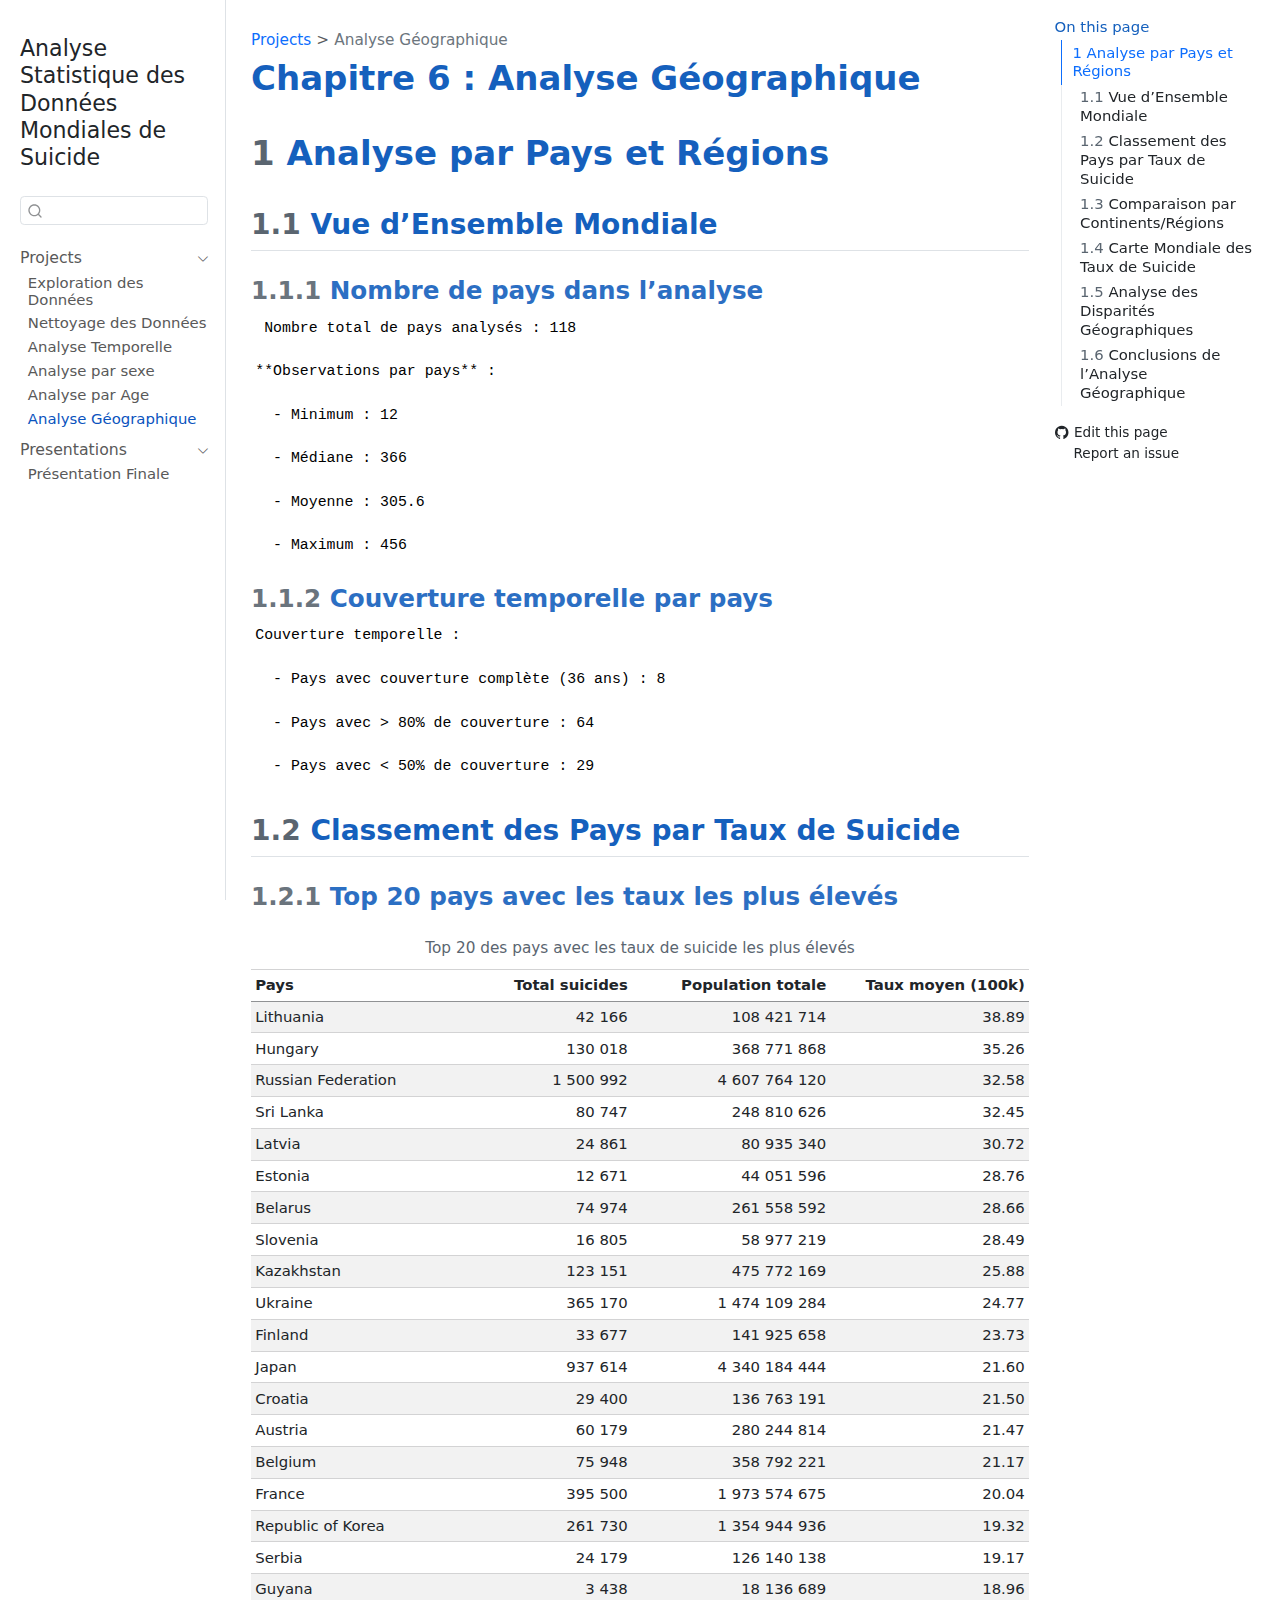
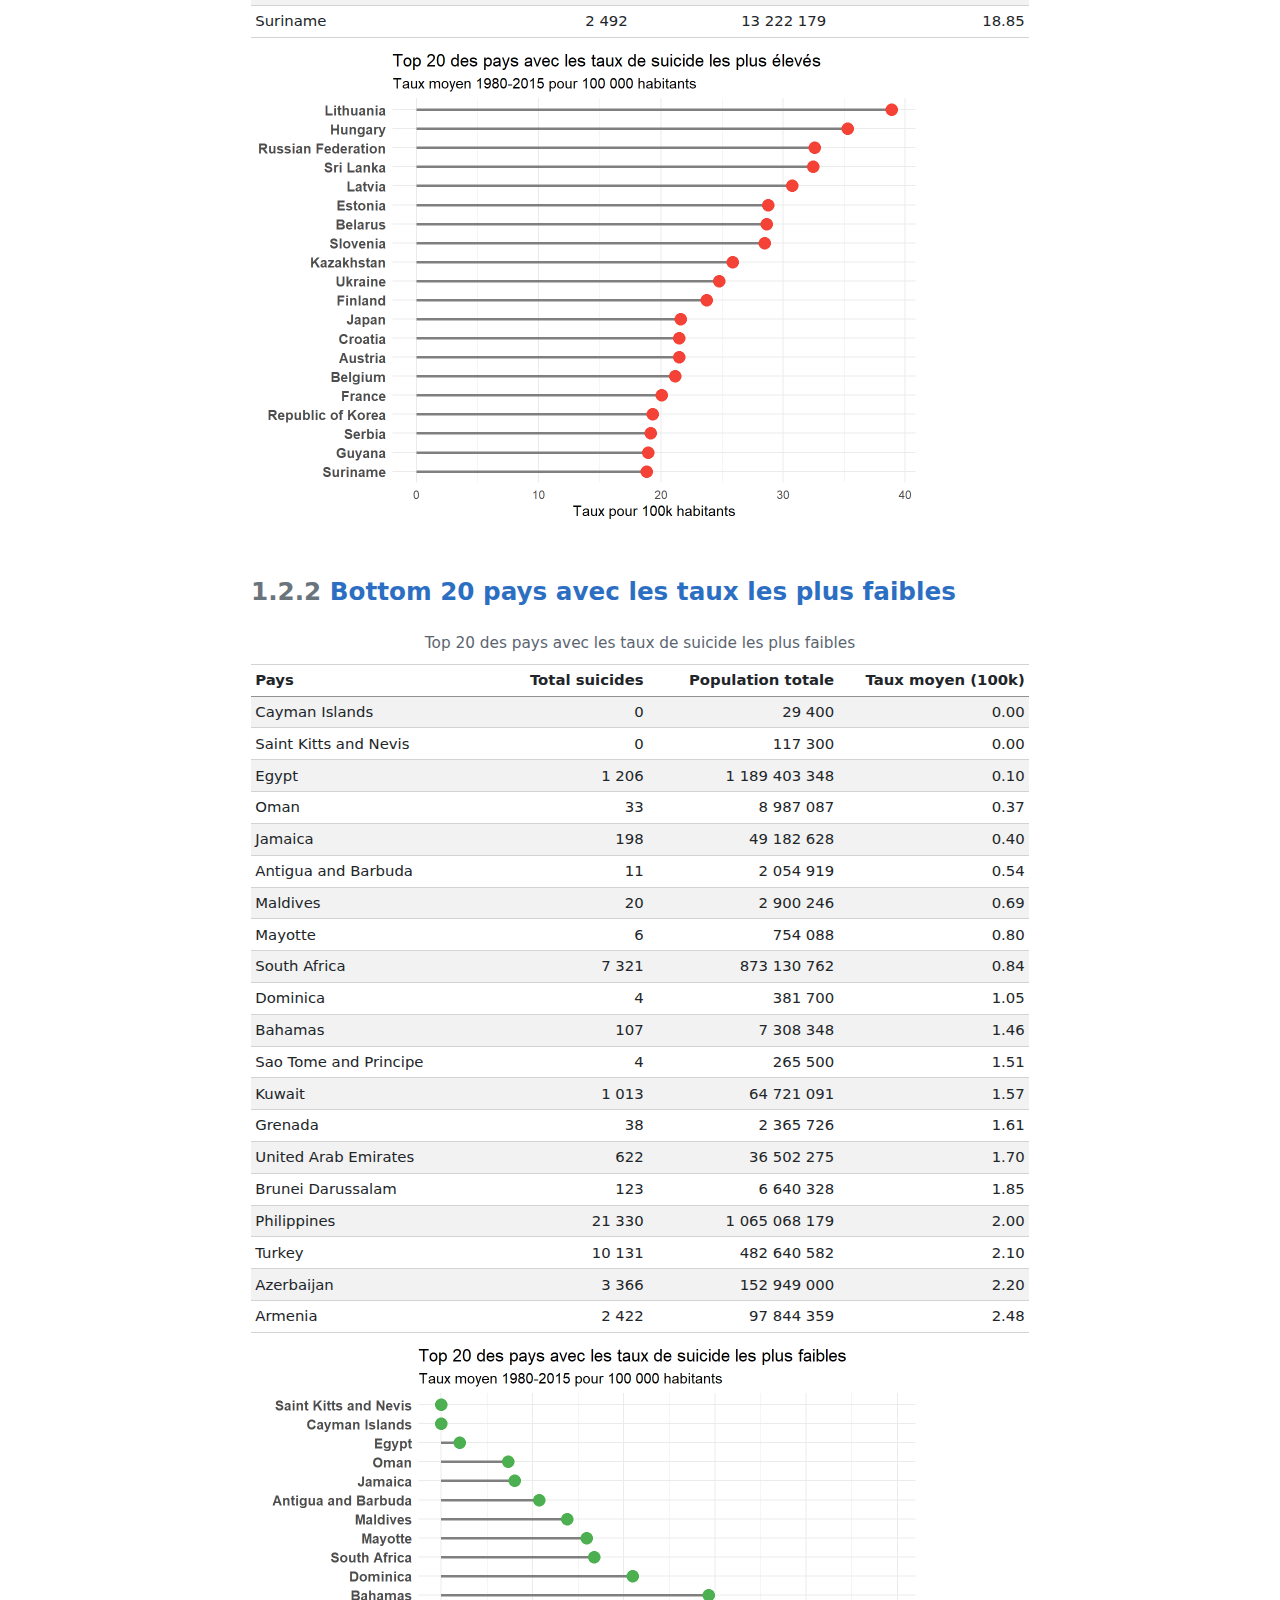
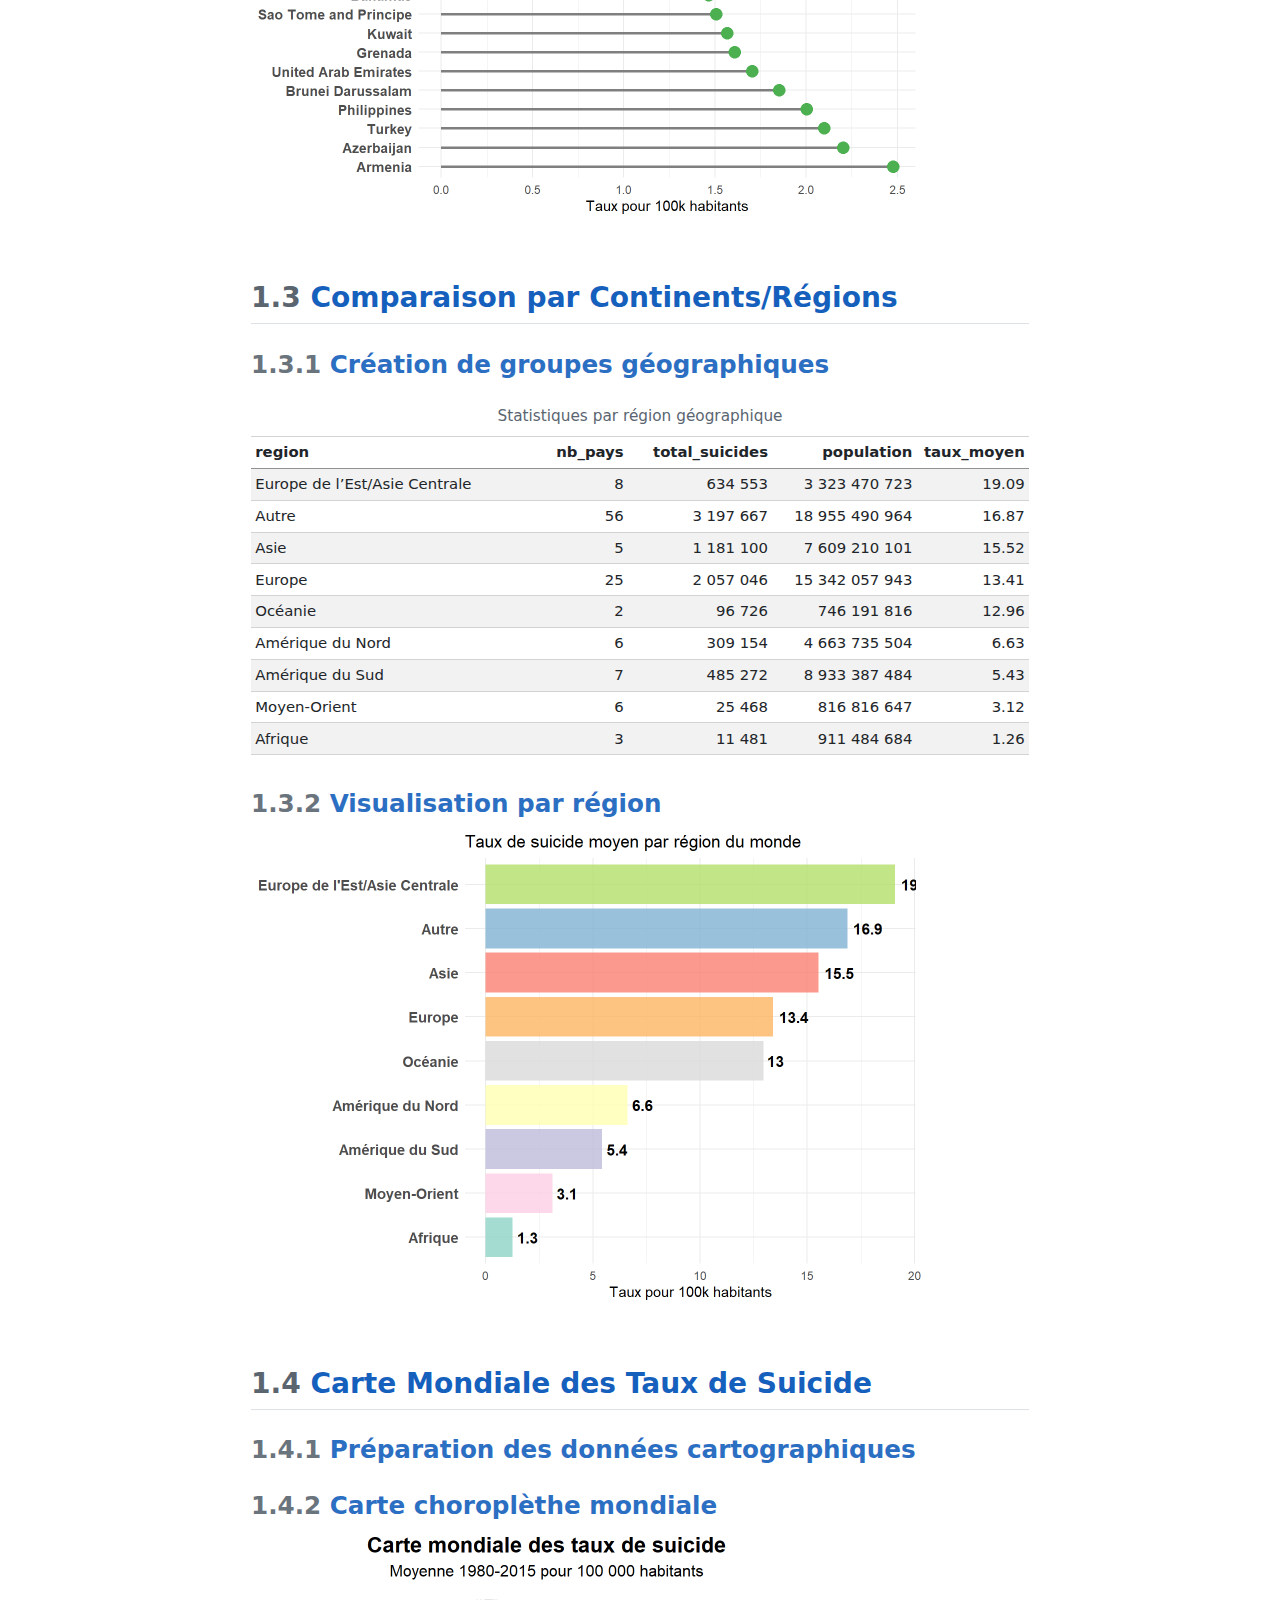
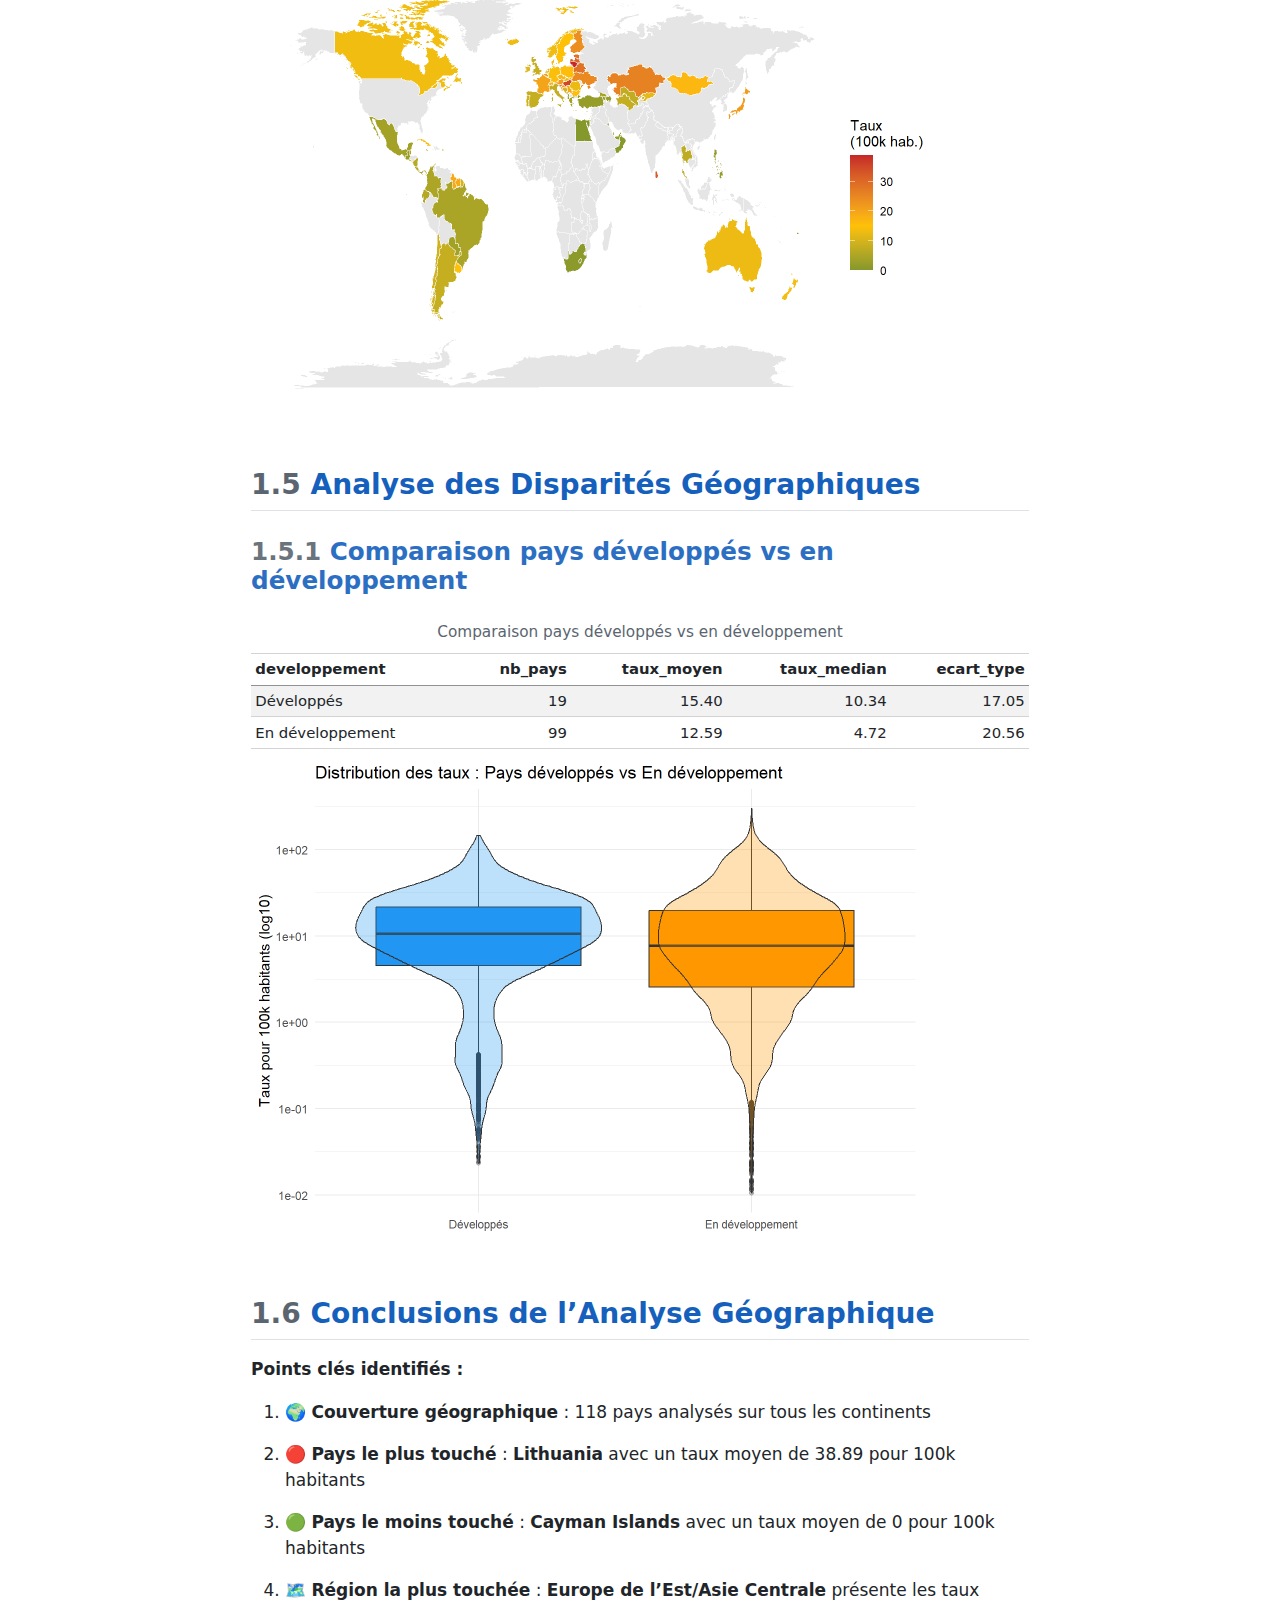
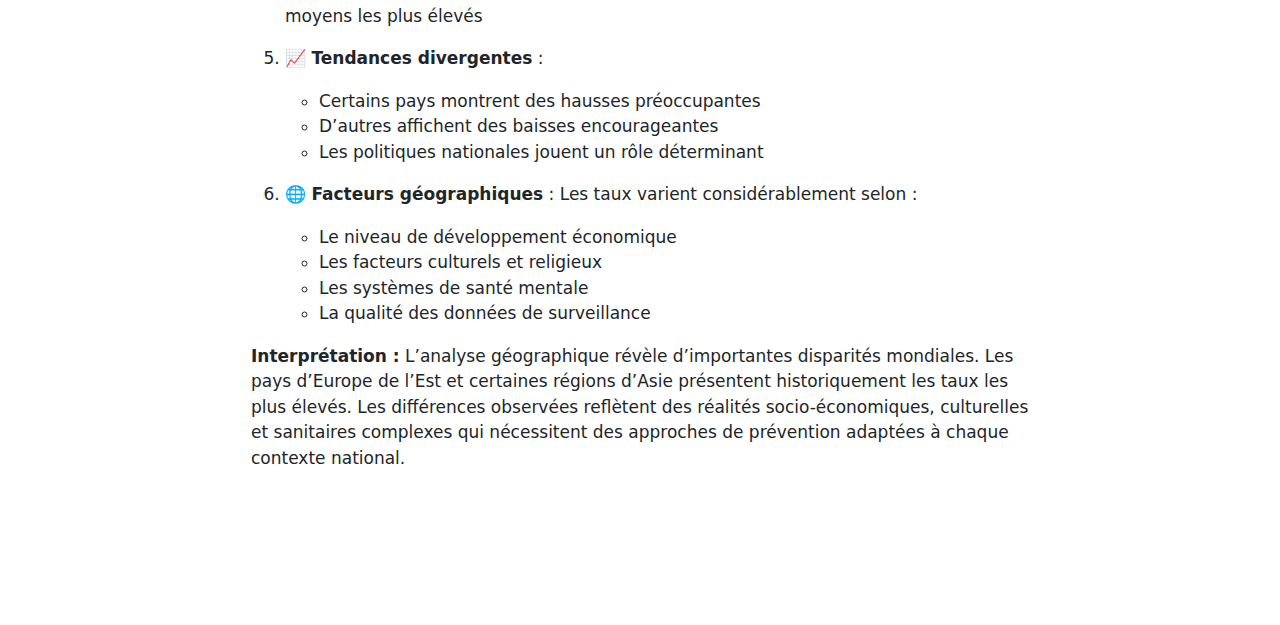
<file: docs/qmd/06_analyse_geographique.html>
<!DOCTYPE html>
<html xmlns="http://www.w3.org/1999/xhtml" lang="en" xml:lang="en"><head>
<meta http-equiv="Content-Type" content="text/html; charset=UTF-8">
<meta charset="utf-8">
<meta name="generator" content="quarto-1.8.26">
<meta name="viewport" content="width=device-width, initial-scale=1.0, user-scalable=yes">
<title>Chapitre 6 : Analyse Géographique – Analyse Statistique des Données Mondiales de Suicide</title>
<style>
code{white-space: pre-wrap;}
span.smallcaps{font-variant: small-caps;}
div.columns{display: flex; gap: min(4vw, 1.5em);}
div.column{flex: auto; overflow-x: auto;}
div.hanging-indent{margin-left: 1.5em; text-indent: -1.5em;}
ul.task-list{list-style: none;}
ul.task-list li input[type="checkbox"] {
  width: 0.8em;
  margin: 0 0.8em 0.2em -1em; /* quarto-specific, see https://github.com/quarto-dev/quarto-cli/issues/4556 */ 
  vertical-align: middle;
}
</style>

<script src="../site_libs/quarto-nav/quarto-nav.js"></script>
<script src="../site_libs/quarto-nav/headroom.min.js"></script>
<script src="../site_libs/clipboard/clipboard.min.js"></script>
<script src="../site_libs/quarto-search/autocomplete.umd.js"></script>
<script src="../site_libs/quarto-search/fuse.min.js"></script>
<script src="../site_libs/quarto-search/quarto-search.js"></script>
<meta name="quarto:offset" content="../">
<script src="../site_libs/quarto-html/quarto.js" type="module"></script>
<script src="../site_libs/quarto-html/tabsets/tabsets.js" type="module"></script>
<script src="../site_libs/quarto-html/axe/axe-check.js" type="module"></script>
<script src="../site_libs/quarto-html/popper.min.js"></script>
<script src="../site_libs/quarto-html/tippy.umd.min.js"></script>
<script src="../site_libs/quarto-html/anchor.min.js"></script>
<link href="../site_libs/quarto-html/tippy.css" rel="stylesheet">
<link href="../site_libs/quarto-html/quarto-syntax-highlighting-587c61ba64f3a5504c4d52d930310e48.css" rel="stylesheet" id="quarto-text-highlighting-styles">
<script src="../site_libs/bootstrap/bootstrap.min.js"></script>
<link href="../site_libs/bootstrap/bootstrap-icons.css" rel="stylesheet">
<link href="../site_libs/bootstrap/bootstrap-30ae6b2e5328ac7375bd033934d6d19c.min.css" rel="stylesheet" append-hash="true" id="quarto-bootstrap" data-mode="light"><script id="quarto-search-options" type="application/json">{
  "location": "sidebar",
  "copy-button": false,
  "collapse-after": 3,
  "panel-placement": "start",
  "type": "textbox",
  "limit": 50,
  "keyboard-shortcut": [
    "f",
    "/",
    "s"
  ],
  "show-item-context": false,
  "language": {
    "search-no-results-text": "No results",
    "search-matching-documents-text": "matching documents",
    "search-copy-link-title": "Copy link to search",
    "search-hide-matches-text": "Hide additional matches",
    "search-more-match-text": "more match in this document",
    "search-more-matches-text": "more matches in this document",
    "search-clear-button-title": "Clear",
    "search-text-placeholder": "",
    "search-detached-cancel-button-title": "Cancel",
    "search-submit-button-title": "Submit",
    "search-label": "Search"
  }
}</script><link rel="stylesheet" href="../thpe.css">
</head>
<body class="nav-sidebar docked quarto-light">

<div id="quarto-search-results"></div>
  <header id="quarto-header" class="headroom fixed-top"><nav class="quarto-secondary-nav"><div class="container-fluid d-flex">
      <button type="button" class="quarto-btn-toggle btn" data-bs-toggle="collapse" role="button" data-bs-target=".quarto-sidebar-collapse-item" aria-controls="quarto-sidebar" aria-expanded="false" aria-label="Toggle sidebar navigation" onclick="if (window.quartoToggleHeadroom) { window.quartoToggleHeadroom(); }">
        <i class="bi bi-layout-text-sidebar-reverse"></i>
      </button>
        <nav class="quarto-page-breadcrumbs" aria-label="breadcrumb"><ol class="breadcrumb"><li class="breadcrumb-item"><a href="../qmd/01_exploration.html">Projects</a></li><li class="breadcrumb-item"><a href="../qmd/06_analyse_geographique.html">Analyse Géographique</a></li></ol></nav>
        <a class="flex-grow-1" role="navigation" data-bs-toggle="collapse" data-bs-target=".quarto-sidebar-collapse-item" aria-controls="quarto-sidebar" aria-expanded="false" aria-label="Toggle sidebar navigation" onclick="if (window.quartoToggleHeadroom) { window.quartoToggleHeadroom(); }">      
        </a>
      <button type="button" class="btn quarto-search-button" aria-label="Search" onclick="window.quartoOpenSearch();">
        <i class="bi bi-search"></i>
      </button>
    </div>
  </nav></header><!-- content --><div id="quarto-content" class="quarto-container page-columns page-rows-contents page-layout-article">
<!-- sidebar -->
  <nav id="quarto-sidebar" class="sidebar collapse collapse-horizontal quarto-sidebar-collapse-item sidebar-navigation docked overflow-auto"><div class="pt-lg-2 mt-2 text-left sidebar-header">
    <div class="sidebar-title mb-0 py-0">
      <a href="../">Analyse Statistique des Données Mondiales de Suicide</a> 
    </div>
      </div>
        <div class="mt-2 flex-shrink-0 align-items-center">
        <div class="sidebar-search">
        <div id="quarto-search" class="" title="Search"></div>
        </div>
        </div>
    <div class="sidebar-menu-container"> 
    <ul class="list-unstyled mt-1">
<li class="sidebar-item sidebar-item-section">
      <div class="sidebar-item-container"> 
            <a class="sidebar-item-text sidebar-link text-start" data-bs-toggle="collapse" data-bs-target="#quarto-sidebar-section-1" role="navigation" aria-expanded="true">
 <span class="menu-text">Projects</span></a>
          <a class="sidebar-item-toggle text-start" data-bs-toggle="collapse" data-bs-target="#quarto-sidebar-section-1" role="navigation" aria-expanded="true" aria-label="Toggle section">
            <i class="bi bi-chevron-right ms-2"></i>
          </a> 
      </div>
      <ul id="quarto-sidebar-section-1" class="collapse list-unstyled sidebar-section depth1 show">
<li class="sidebar-item">
  <div class="sidebar-item-container"> 
  <a href="../qmd/01_exploration.html" class="sidebar-item-text sidebar-link">
 <span class="menu-text">Exploration des Données</span></a>
  </div>
</li>
          <li class="sidebar-item">
  <div class="sidebar-item-container"> 
  <a href="../qmd/02_nettoyage.html" class="sidebar-item-text sidebar-link">
 <span class="menu-text">Nettoyage des Données</span></a>
  </div>
</li>
          <li class="sidebar-item">
  <div class="sidebar-item-container"> 
  <a href="../qmd/03_analyse_temporelle.html" class="sidebar-item-text sidebar-link">
 <span class="menu-text">Analyse Temporelle</span></a>
  </div>
</li>
          <li class="sidebar-item">
  <div class="sidebar-item-container"> 
  <a href="../qmd/04_analyse_sexe.html" class="sidebar-item-text sidebar-link">
 <span class="menu-text">Analyse par sexe</span></a>
  </div>
</li>
          <li class="sidebar-item">
  <div class="sidebar-item-container"> 
  <a href="../qmd/05_analyse_age.html" class="sidebar-item-text sidebar-link">
 <span class="menu-text">Analyse par Age</span></a>
  </div>
</li>
          <li class="sidebar-item">
  <div class="sidebar-item-container"> 
  <a href="../qmd/06_analyse_geographique.html" class="sidebar-item-text sidebar-link active">
 <span class="menu-text">Analyse Géographique</span></a>
  </div>
</li>
      </ul>
</li>
        <li class="sidebar-item sidebar-item-section">
      <div class="sidebar-item-container"> 
            <a class="sidebar-item-text sidebar-link text-start" data-bs-toggle="collapse" data-bs-target="#quarto-sidebar-section-2" role="navigation" aria-expanded="true">
 <span class="menu-text">Presentations</span></a>
          <a class="sidebar-item-toggle text-start" data-bs-toggle="collapse" data-bs-target="#quarto-sidebar-section-2" role="navigation" aria-expanded="true" aria-label="Toggle section">
            <i class="bi bi-chevron-right ms-2"></i>
          </a> 
      </div>
      <ul id="quarto-sidebar-section-2" class="collapse list-unstyled sidebar-section depth1 show">
<li class="sidebar-item">
  <div class="sidebar-item-container"> 
  <a href="../qmd/presentation.html" class="sidebar-item-text sidebar-link">
 <span class="menu-text">Présentation Finale</span></a>
  </div>
</li>
      </ul>
</li>
    </ul>
</div>
</nav><div id="quarto-sidebar-glass" class="quarto-sidebar-collapse-item" data-bs-toggle="collapse" data-bs-target=".quarto-sidebar-collapse-item"></div>
<!-- margin-sidebar -->
    <div id="quarto-margin-sidebar" class="sidebar margin-sidebar">
        <nav id="TOC" role="doc-toc" class="toc-active"><h2 id="toc-title">On this page</h2>
   
  <ul>
<li>
<a href="#analyse-par-pays-et-r%C3%A9gions" id="toc-analyse-par-pays-et-régions" class="nav-link active" data-scroll-target="#analyse-par-pays-et-r%C3%A9gions"><span class="header-section-number">1</span> Analyse par Pays et Régions</a>
  <ul class="collapse">
<li>
<a href="#vue-densemble-mondiale" id="toc-vue-densemble-mondiale" class="nav-link" data-scroll-target="#vue-densemble-mondiale"><span class="header-section-number">1.1</span> Vue d’Ensemble Mondiale</a>
  <ul class="collapse">
<li><a href="#nombre-de-pays-dans-lanalyse" id="toc-nombre-de-pays-dans-lanalyse" class="nav-link" data-scroll-target="#nombre-de-pays-dans-lanalyse"><span class="header-section-number">1.1.1</span> Nombre de pays dans l’analyse</a></li>
  <li><a href="#couverture-temporelle-par-pays" id="toc-couverture-temporelle-par-pays" class="nav-link" data-scroll-target="#couverture-temporelle-par-pays"><span class="header-section-number">1.1.2</span> Couverture temporelle par pays</a></li>
  </ul>
</li>
  <li>
<a href="#classement-des-pays-par-taux-de-suicide" id="toc-classement-des-pays-par-taux-de-suicide" class="nav-link" data-scroll-target="#classement-des-pays-par-taux-de-suicide"><span class="header-section-number">1.2</span> Classement des Pays par Taux de Suicide</a>
  <ul class="collapse">
<li><a href="#top-20-pays-avec-les-taux-les-plus-%C3%A9lev%C3%A9s" id="toc-top-20-pays-avec-les-taux-les-plus-élevés" class="nav-link" data-scroll-target="#top-20-pays-avec-les-taux-les-plus-%C3%A9lev%C3%A9s"><span class="header-section-number">1.2.1</span> Top 20 pays avec les taux les plus élevés</a></li>
  <li><a href="#bottom-20-pays-avec-les-taux-les-plus-faibles" id="toc-bottom-20-pays-avec-les-taux-les-plus-faibles" class="nav-link" data-scroll-target="#bottom-20-pays-avec-les-taux-les-plus-faibles"><span class="header-section-number">1.2.2</span> Bottom 20 pays avec les taux les plus faibles</a></li>
  </ul>
</li>
  <li>
<a href="#comparaison-par-continentsr%C3%A9gions" id="toc-comparaison-par-continentsrégions" class="nav-link" data-scroll-target="#comparaison-par-continentsr%C3%A9gions"><span class="header-section-number">1.3</span> Comparaison par Continents/Régions</a>
  <ul class="collapse">
<li><a href="#cr%C3%A9ation-de-groupes-g%C3%A9ographiques" id="toc-création-de-groupes-géographiques" class="nav-link" data-scroll-target="#cr%C3%A9ation-de-groupes-g%C3%A9ographiques"><span class="header-section-number">1.3.1</span> Création de groupes géographiques</a></li>
  <li><a href="#visualisation-par-r%C3%A9gion" id="toc-visualisation-par-région" class="nav-link" data-scroll-target="#visualisation-par-r%C3%A9gion"><span class="header-section-number">1.3.2</span> Visualisation par région</a></li>
  </ul>
</li>
  <li>
<a href="#carte-mondiale-des-taux-de-suicide" id="toc-carte-mondiale-des-taux-de-suicide" class="nav-link" data-scroll-target="#carte-mondiale-des-taux-de-suicide"><span class="header-section-number">1.4</span> Carte Mondiale des Taux de Suicide</a>
  <ul class="collapse">
<li><a href="#pr%C3%A9paration-des-donn%C3%A9es-cartographiques" id="toc-préparation-des-données-cartographiques" class="nav-link" data-scroll-target="#pr%C3%A9paration-des-donn%C3%A9es-cartographiques"><span class="header-section-number">1.4.1</span> Préparation des données cartographiques</a></li>
  <li><a href="#carte-choropl%C3%A8the-mondiale" id="toc-carte-choroplèthe-mondiale" class="nav-link" data-scroll-target="#carte-choropl%C3%A8the-mondiale"><span class="header-section-number">1.4.2</span> Carte choroplèthe mondiale</a></li>
  </ul>
</li>
  <li>
<a href="#analyse-des-disparit%C3%A9s-g%C3%A9ographiques" id="toc-analyse-des-disparités-géographiques" class="nav-link" data-scroll-target="#analyse-des-disparit%C3%A9s-g%C3%A9ographiques"><span class="header-section-number">1.5</span> Analyse des Disparités Géographiques</a>
  <ul class="collapse">
<li><a href="#comparaison-pays-d%C3%A9velopp%C3%A9s-vs-en-d%C3%A9veloppement" id="toc-comparaison-pays-développés-vs-en-développement" class="nav-link" data-scroll-target="#comparaison-pays-d%C3%A9velopp%C3%A9s-vs-en-d%C3%A9veloppement"><span class="header-section-number">1.5.1</span> Comparaison pays développés vs en développement</a></li>
  </ul>
</li>
  <li><a href="#conclusions-de-lanalyse-g%C3%A9ographique" id="toc-conclusions-de-lanalyse-géographique" class="nav-link" data-scroll-target="#conclusions-de-lanalyse-g%C3%A9ographique"><span class="header-section-number">1.6</span> Conclusions de l’Analyse Géographique</a></li>
  </ul>
</li>
  </ul><div class="toc-actions"><ul><li><a href="https://github.com/amenijawadi/analyse_suicide/edit/main/qmd/06_analyse_geographique.qmd" class="toc-action"><i class="bi bi-github"></i>Edit this page</a></li><li><a href="https://github.com/amenijawadi/analyse_suicide/issues/new" class="toc-action"><i class="bi empty"></i>Report an issue</a></li></ul></div></nav>
    </div>
<!-- main -->
<main class="content" id="quarto-document-content"><header id="title-block-header" class="quarto-title-block default"><nav class="quarto-page-breadcrumbs quarto-title-breadcrumbs d-none d-lg-block" aria-label="breadcrumb"><ol class="breadcrumb"><li class="breadcrumb-item"><a href="../qmd/01_exploration.html">Projects</a></li><li class="breadcrumb-item"><a href="../qmd/06_analyse_geographique.html">Analyse Géographique</a></li></ol></nav><div class="quarto-title">
<h1 class="title">Chapitre 6 : Analyse Géographique</h1>
</div>



<div class="quarto-title-meta">

    
  
    
  </div>
  


</header><section id="analyse-par-pays-et-régions" class="level1" data-number="1"><h1 data-number="1">
<span class="header-section-number">1</span> Analyse par Pays et Régions</h1>
<section id="vue-densemble-mondiale" class="level2" data-number="1.1"><h2 data-number="1.1" class="anchored" data-anchor-id="vue-densemble-mondiale">
<span class="header-section-number">1.1</span> Vue d’Ensemble Mondiale</h2>
<section id="nombre-de-pays-dans-lanalyse" class="level3" data-number="1.1.1"><h3 data-number="1.1.1" class="anchored" data-anchor-id="nombre-de-pays-dans-lanalyse">
<span class="header-section-number">1.1.1</span> Nombre de pays dans l’analyse</h3>
<div class="cell">
<div class="cell-output cell-output-stdout">
<pre><code> Nombre total de pays analysés : 118 </code></pre>
</div>
<div class="cell-output cell-output-stdout">
<pre><code>**Observations par pays** :</code></pre>
</div>
<div class="cell-output cell-output-stdout">
<pre><code>  - Minimum : 12 </code></pre>
</div>
<div class="cell-output cell-output-stdout">
<pre><code>  - Médiane : 366 </code></pre>
</div>
<div class="cell-output cell-output-stdout">
<pre><code>  - Moyenne : 305.6 </code></pre>
</div>
<div class="cell-output cell-output-stdout">
<pre><code>  - Maximum : 456 </code></pre>
</div>
</div>
</section><section id="couverture-temporelle-par-pays" class="level3" data-number="1.1.2"><h3 data-number="1.1.2" class="anchored" data-anchor-id="couverture-temporelle-par-pays">
<span class="header-section-number">1.1.2</span> Couverture temporelle par pays</h3>
<div class="cell">
<div class="cell-output cell-output-stdout">
<pre><code>Couverture temporelle :</code></pre>
</div>
<div class="cell-output cell-output-stdout">
<pre><code>  - Pays avec couverture complète (36 ans) : 8 </code></pre>
</div>
<div class="cell-output cell-output-stdout">
<pre><code>  - Pays avec &gt; 80% de couverture : 64 </code></pre>
</div>
<div class="cell-output cell-output-stdout">
<pre><code>  - Pays avec &lt; 50% de couverture : 29 </code></pre>
</div>
</div>
</section></section><section id="classement-des-pays-par-taux-de-suicide" class="level2" data-number="1.2"><h2 data-number="1.2" class="anchored" data-anchor-id="classement-des-pays-par-taux-de-suicide">
<span class="header-section-number">1.2</span> Classement des Pays par Taux de Suicide</h2>
<section id="top-20-pays-avec-les-taux-les-plus-élevés" class="level3" data-number="1.2.1"><h3 data-number="1.2.1" class="anchored" data-anchor-id="top-20-pays-avec-les-taux-les-plus-élevés">
<span class="header-section-number">1.2.1</span> Top 20 pays avec les taux les plus élevés</h3>
<div class="cell">
<div class="cell-output-display">
<table class="caption-top table table-sm table-striped small">
<caption>Top 20 des pays avec les taux de suicide les plus élevés</caption>
<colgroup>
<col style="width: 27%">
<col style="width: 21%">
<col style="width: 25%">
<col style="width: 25%">
</colgroup>
<thead><tr class="header">
<th style="text-align: left;">Pays</th>
<th style="text-align: right;">Total suicides</th>
<th style="text-align: right;">Population totale</th>
<th style="text-align: right;">Taux moyen (100k)</th>
</tr></thead>
<tbody>
<tr class="odd">
<td style="text-align: left;">Lithuania</td>
<td style="text-align: right;">42 166</td>
<td style="text-align: right;">108 421 714</td>
<td style="text-align: right;">38.89</td>
</tr>
<tr class="even">
<td style="text-align: left;">Hungary</td>
<td style="text-align: right;">130 018</td>
<td style="text-align: right;">368 771 868</td>
<td style="text-align: right;">35.26</td>
</tr>
<tr class="odd">
<td style="text-align: left;">Russian Federation</td>
<td style="text-align: right;">1 500 992</td>
<td style="text-align: right;">4 607 764 120</td>
<td style="text-align: right;">32.58</td>
</tr>
<tr class="even">
<td style="text-align: left;">Sri Lanka</td>
<td style="text-align: right;">80 747</td>
<td style="text-align: right;">248 810 626</td>
<td style="text-align: right;">32.45</td>
</tr>
<tr class="odd">
<td style="text-align: left;">Latvia</td>
<td style="text-align: right;">24 861</td>
<td style="text-align: right;">80 935 340</td>
<td style="text-align: right;">30.72</td>
</tr>
<tr class="even">
<td style="text-align: left;">Estonia</td>
<td style="text-align: right;">12 671</td>
<td style="text-align: right;">44 051 596</td>
<td style="text-align: right;">28.76</td>
</tr>
<tr class="odd">
<td style="text-align: left;">Belarus</td>
<td style="text-align: right;">74 974</td>
<td style="text-align: right;">261 558 592</td>
<td style="text-align: right;">28.66</td>
</tr>
<tr class="even">
<td style="text-align: left;">Slovenia</td>
<td style="text-align: right;">16 805</td>
<td style="text-align: right;">58 977 219</td>
<td style="text-align: right;">28.49</td>
</tr>
<tr class="odd">
<td style="text-align: left;">Kazakhstan</td>
<td style="text-align: right;">123 151</td>
<td style="text-align: right;">475 772 169</td>
<td style="text-align: right;">25.88</td>
</tr>
<tr class="even">
<td style="text-align: left;">Ukraine</td>
<td style="text-align: right;">365 170</td>
<td style="text-align: right;">1 474 109 284</td>
<td style="text-align: right;">24.77</td>
</tr>
<tr class="odd">
<td style="text-align: left;">Finland</td>
<td style="text-align: right;">33 677</td>
<td style="text-align: right;">141 925 658</td>
<td style="text-align: right;">23.73</td>
</tr>
<tr class="even">
<td style="text-align: left;">Japan</td>
<td style="text-align: right;">937 614</td>
<td style="text-align: right;">4 340 184 444</td>
<td style="text-align: right;">21.60</td>
</tr>
<tr class="odd">
<td style="text-align: left;">Croatia</td>
<td style="text-align: right;">29 400</td>
<td style="text-align: right;">136 763 191</td>
<td style="text-align: right;">21.50</td>
</tr>
<tr class="even">
<td style="text-align: left;">Austria</td>
<td style="text-align: right;">60 179</td>
<td style="text-align: right;">280 244 814</td>
<td style="text-align: right;">21.47</td>
</tr>
<tr class="odd">
<td style="text-align: left;">Belgium</td>
<td style="text-align: right;">75 948</td>
<td style="text-align: right;">358 792 221</td>
<td style="text-align: right;">21.17</td>
</tr>
<tr class="even">
<td style="text-align: left;">France</td>
<td style="text-align: right;">395 500</td>
<td style="text-align: right;">1 973 574 675</td>
<td style="text-align: right;">20.04</td>
</tr>
<tr class="odd">
<td style="text-align: left;">Republic of Korea</td>
<td style="text-align: right;">261 730</td>
<td style="text-align: right;">1 354 944 936</td>
<td style="text-align: right;">19.32</td>
</tr>
<tr class="even">
<td style="text-align: left;">Serbia</td>
<td style="text-align: right;">24 179</td>
<td style="text-align: right;">126 140 138</td>
<td style="text-align: right;">19.17</td>
</tr>
<tr class="odd">
<td style="text-align: left;">Guyana</td>
<td style="text-align: right;">3 438</td>
<td style="text-align: right;">18 136 689</td>
<td style="text-align: right;">18.96</td>
</tr>
<tr class="even">
<td style="text-align: left;">Suriname</td>
<td style="text-align: right;">2 492</td>
<td style="text-align: right;">13 222 179</td>
<td style="text-align: right;">18.85</td>
</tr>
</tbody>
</table>
</div>
<div class="cell-output-display">
<div>
<figure class="figure"><p><img src="06_analyse_geographique_files/figure-html/top20_pays-1.png" class="img-fluid figure-img" width="672"></p>
</figure>
</div>
</div>
</div>
</section><section id="bottom-20-pays-avec-les-taux-les-plus-faibles" class="level3" data-number="1.2.2"><h3 data-number="1.2.2" class="anchored" data-anchor-id="bottom-20-pays-avec-les-taux-les-plus-faibles">
<span class="header-section-number">1.2.2</span> Bottom 20 pays avec les taux les plus faibles</h3>
<div class="cell">
<div class="cell-output-display">
<table class="caption-top table table-sm table-striped small">
<caption>Top 20 des pays avec les taux de suicide les plus faibles</caption>
<colgroup>
<col style="width: 30%">
<col style="width: 20%">
<col style="width: 24%">
<col style="width: 24%">
</colgroup>
<thead><tr class="header">
<th style="text-align: left;">Pays</th>
<th style="text-align: right;">Total suicides</th>
<th style="text-align: right;">Population totale</th>
<th style="text-align: right;">Taux moyen (100k)</th>
</tr></thead>
<tbody>
<tr class="odd">
<td style="text-align: left;">Cayman Islands</td>
<td style="text-align: right;">0</td>
<td style="text-align: right;">29 400</td>
<td style="text-align: right;">0.00</td>
</tr>
<tr class="even">
<td style="text-align: left;">Saint Kitts and Nevis</td>
<td style="text-align: right;">0</td>
<td style="text-align: right;">117 300</td>
<td style="text-align: right;">0.00</td>
</tr>
<tr class="odd">
<td style="text-align: left;">Egypt</td>
<td style="text-align: right;">1 206</td>
<td style="text-align: right;">1 189 403 348</td>
<td style="text-align: right;">0.10</td>
</tr>
<tr class="even">
<td style="text-align: left;">Oman</td>
<td style="text-align: right;">33</td>
<td style="text-align: right;">8 987 087</td>
<td style="text-align: right;">0.37</td>
</tr>
<tr class="odd">
<td style="text-align: left;">Jamaica</td>
<td style="text-align: right;">198</td>
<td style="text-align: right;">49 182 628</td>
<td style="text-align: right;">0.40</td>
</tr>
<tr class="even">
<td style="text-align: left;">Antigua and Barbuda</td>
<td style="text-align: right;">11</td>
<td style="text-align: right;">2 054 919</td>
<td style="text-align: right;">0.54</td>
</tr>
<tr class="odd">
<td style="text-align: left;">Maldives</td>
<td style="text-align: right;">20</td>
<td style="text-align: right;">2 900 246</td>
<td style="text-align: right;">0.69</td>
</tr>
<tr class="even">
<td style="text-align: left;">Mayotte</td>
<td style="text-align: right;">6</td>
<td style="text-align: right;">754 088</td>
<td style="text-align: right;">0.80</td>
</tr>
<tr class="odd">
<td style="text-align: left;">South Africa</td>
<td style="text-align: right;">7 321</td>
<td style="text-align: right;">873 130 762</td>
<td style="text-align: right;">0.84</td>
</tr>
<tr class="even">
<td style="text-align: left;">Dominica</td>
<td style="text-align: right;">4</td>
<td style="text-align: right;">381 700</td>
<td style="text-align: right;">1.05</td>
</tr>
<tr class="odd">
<td style="text-align: left;">Bahamas</td>
<td style="text-align: right;">107</td>
<td style="text-align: right;">7 308 348</td>
<td style="text-align: right;">1.46</td>
</tr>
<tr class="even">
<td style="text-align: left;">Sao Tome and Principe</td>
<td style="text-align: right;">4</td>
<td style="text-align: right;">265 500</td>
<td style="text-align: right;">1.51</td>
</tr>
<tr class="odd">
<td style="text-align: left;">Kuwait</td>
<td style="text-align: right;">1 013</td>
<td style="text-align: right;">64 721 091</td>
<td style="text-align: right;">1.57</td>
</tr>
<tr class="even">
<td style="text-align: left;">Grenada</td>
<td style="text-align: right;">38</td>
<td style="text-align: right;">2 365 726</td>
<td style="text-align: right;">1.61</td>
</tr>
<tr class="odd">
<td style="text-align: left;">United Arab Emirates</td>
<td style="text-align: right;">622</td>
<td style="text-align: right;">36 502 275</td>
<td style="text-align: right;">1.70</td>
</tr>
<tr class="even">
<td style="text-align: left;">Brunei Darussalam</td>
<td style="text-align: right;">123</td>
<td style="text-align: right;">6 640 328</td>
<td style="text-align: right;">1.85</td>
</tr>
<tr class="odd">
<td style="text-align: left;">Philippines</td>
<td style="text-align: right;">21 330</td>
<td style="text-align: right;">1 065 068 179</td>
<td style="text-align: right;">2.00</td>
</tr>
<tr class="even">
<td style="text-align: left;">Turkey</td>
<td style="text-align: right;">10 131</td>
<td style="text-align: right;">482 640 582</td>
<td style="text-align: right;">2.10</td>
</tr>
<tr class="odd">
<td style="text-align: left;">Azerbaijan</td>
<td style="text-align: right;">3 366</td>
<td style="text-align: right;">152 949 000</td>
<td style="text-align: right;">2.20</td>
</tr>
<tr class="even">
<td style="text-align: left;">Armenia</td>
<td style="text-align: right;">2 422</td>
<td style="text-align: right;">97 844 359</td>
<td style="text-align: right;">2.48</td>
</tr>
</tbody>
</table>
</div>
<div class="cell-output-display">
<div>
<figure class="figure"><p><img src="06_analyse_geographique_files/figure-html/bottom20_pays-1.png" class="img-fluid figure-img" width="672"></p>
</figure>
</div>
</div>
</div>
</section></section><section id="comparaison-par-continentsrégions" class="level2" data-number="1.3"><h2 data-number="1.3" class="anchored" data-anchor-id="comparaison-par-continentsrégions">
<span class="header-section-number">1.3</span> Comparaison par Continents/Régions</h2>
<section id="création-de-groupes-géographiques" class="level3" data-number="1.3.1"><h3 data-number="1.3.1" class="anchored" data-anchor-id="création-de-groupes-géographiques">
<span class="header-section-number">1.3.1</span> Création de groupes géographiques</h3>
<div class="cell">
<div class="cell-output-display">
<table class="caption-top table table-sm table-striped small">
<caption>Statistiques par région géographique</caption>
<colgroup>
<col style="width: 37%">
<col style="width: 10%">
<col style="width: 18%">
<col style="width: 18%">
<col style="width: 13%">
</colgroup>
<thead><tr class="header">
<th style="text-align: left;">region</th>
<th style="text-align: right;">nb_pays</th>
<th style="text-align: right;">total_suicides</th>
<th style="text-align: right;">population</th>
<th style="text-align: right;">taux_moyen</th>
</tr></thead>
<tbody>
<tr class="odd">
<td style="text-align: left;">Europe de l’Est/Asie Centrale</td>
<td style="text-align: right;">8</td>
<td style="text-align: right;">634 553</td>
<td style="text-align: right;">3 323 470 723</td>
<td style="text-align: right;">19.09</td>
</tr>
<tr class="even">
<td style="text-align: left;">Autre</td>
<td style="text-align: right;">56</td>
<td style="text-align: right;">3 197 667</td>
<td style="text-align: right;">18 955 490 964</td>
<td style="text-align: right;">16.87</td>
</tr>
<tr class="odd">
<td style="text-align: left;">Asie</td>
<td style="text-align: right;">5</td>
<td style="text-align: right;">1 181 100</td>
<td style="text-align: right;">7 609 210 101</td>
<td style="text-align: right;">15.52</td>
</tr>
<tr class="even">
<td style="text-align: left;">Europe</td>
<td style="text-align: right;">25</td>
<td style="text-align: right;">2 057 046</td>
<td style="text-align: right;">15 342 057 943</td>
<td style="text-align: right;">13.41</td>
</tr>
<tr class="odd">
<td style="text-align: left;">Océanie</td>
<td style="text-align: right;">2</td>
<td style="text-align: right;">96 726</td>
<td style="text-align: right;">746 191 816</td>
<td style="text-align: right;">12.96</td>
</tr>
<tr class="even">
<td style="text-align: left;">Amérique du Nord</td>
<td style="text-align: right;">6</td>
<td style="text-align: right;">309 154</td>
<td style="text-align: right;">4 663 735 504</td>
<td style="text-align: right;">6.63</td>
</tr>
<tr class="odd">
<td style="text-align: left;">Amérique du Sud</td>
<td style="text-align: right;">7</td>
<td style="text-align: right;">485 272</td>
<td style="text-align: right;">8 933 387 484</td>
<td style="text-align: right;">5.43</td>
</tr>
<tr class="even">
<td style="text-align: left;">Moyen-Orient</td>
<td style="text-align: right;">6</td>
<td style="text-align: right;">25 468</td>
<td style="text-align: right;">816 816 647</td>
<td style="text-align: right;">3.12</td>
</tr>
<tr class="odd">
<td style="text-align: left;">Afrique</td>
<td style="text-align: right;">3</td>
<td style="text-align: right;">11 481</td>
<td style="text-align: right;">911 484 684</td>
<td style="text-align: right;">1.26</td>
</tr>
</tbody>
</table>
</div>
</div>
</section><section id="visualisation-par-région" class="level3" data-number="1.3.2"><h3 data-number="1.3.2" class="anchored" data-anchor-id="visualisation-par-région">
<span class="header-section-number">1.3.2</span> Visualisation par région</h3>
<div class="cell">
<div class="cell-output-display">
<div>
<figure class="figure"><p><img src="06_analyse_geographique_files/figure-html/viz_regions-1.png" class="img-fluid figure-img" width="672"></p>
</figure>
</div>
</div>
</div>
</section></section><section id="carte-mondiale-des-taux-de-suicide" class="level2" data-number="1.4"><h2 data-number="1.4" class="anchored" data-anchor-id="carte-mondiale-des-taux-de-suicide">
<span class="header-section-number">1.4</span> Carte Mondiale des Taux de Suicide</h2>
<section id="préparation-des-données-cartographiques" class="level3" data-number="1.4.1"><h3 data-number="1.4.1" class="anchored" data-anchor-id="préparation-des-données-cartographiques">
<span class="header-section-number">1.4.1</span> Préparation des données cartographiques</h3>
</section><section id="carte-choroplèthe-mondiale" class="level3" data-number="1.4.2"><h3 data-number="1.4.2" class="anchored" data-anchor-id="carte-choroplèthe-mondiale">
<span class="header-section-number">1.4.2</span> Carte choroplèthe mondiale</h3>
<div class="cell">
<div class="cell-output-display">
<div>
<figure class="figure"><p><img src="06_analyse_geographique_files/figure-html/choropleth_map-1.png" class="img-fluid figure-img" width="672"></p>
</figure>
</div>
</div>
</div>
</section></section><section id="analyse-des-disparités-géographiques" class="level2" data-number="1.5"><h2 data-number="1.5" class="anchored" data-anchor-id="analyse-des-disparités-géographiques">
<span class="header-section-number">1.5</span> Analyse des Disparités Géographiques</h2>
<section id="comparaison-pays-développés-vs-en-développement" class="level3" data-number="1.5.1"><h3 data-number="1.5.1" class="anchored" data-anchor-id="comparaison-pays-développés-vs-en-développement">
<span class="header-section-number">1.5.1</span> Comparaison pays développés vs en développement</h3>
<div class="cell">
<div class="cell-output-display">
<table class="caption-top table table-sm table-striped small">
<caption>Comparaison pays développés vs en développement</caption>
<thead><tr class="header">
<th style="text-align: left;">developpement</th>
<th style="text-align: right;">nb_pays</th>
<th style="text-align: right;">taux_moyen</th>
<th style="text-align: right;">taux_median</th>
<th style="text-align: right;">ecart_type</th>
</tr></thead>
<tbody>
<tr class="odd">
<td style="text-align: left;">Développés</td>
<td style="text-align: right;">19</td>
<td style="text-align: right;">15.40</td>
<td style="text-align: right;">10.34</td>
<td style="text-align: right;">17.05</td>
</tr>
<tr class="even">
<td style="text-align: left;">En développement</td>
<td style="text-align: right;">99</td>
<td style="text-align: right;">12.59</td>
<td style="text-align: right;">4.72</td>
<td style="text-align: right;">20.56</td>
</tr>
</tbody>
</table>
</div>
<div class="cell-output-display">
<div>
<figure class="figure"><p><img src="06_analyse_geographique_files/figure-html/developed_vs_developing-1.png" class="img-fluid figure-img" width="672"></p>
</figure>
</div>
</div>
</div>
</section></section><section id="conclusions-de-lanalyse-géographique" class="level2" data-number="1.6"><h2 data-number="1.6" class="anchored" data-anchor-id="conclusions-de-lanalyse-géographique">
<span class="header-section-number">1.6</span> Conclusions de l’Analyse Géographique</h2>
<p><strong>Points clés identifiés :</strong></p>
<ol type="1">
<li><p>🌍 <strong>Couverture géographique</strong> : 118 pays analysés sur tous les continents</p></li>
<li><p>🔴 <strong>Pays le plus touché</strong> : <strong>Lithuania</strong> avec un taux moyen de 38.89 pour 100k habitants</p></li>
<li><p>🟢 <strong>Pays le moins touché</strong> : <strong>Cayman Islands</strong> avec un taux moyen de 0 pour 100k habitants</p></li>
<li><p>🗺️ <strong>Région la plus touchée</strong> : <strong>Europe de l’Est/Asie Centrale</strong> présente les taux moyens les plus élevés</p></li>
<li>
<p>📈 <strong>Tendances divergentes</strong> :</p>
<ul>
<li>Certains pays montrent des hausses préoccupantes</li>
<li>D’autres affichent des baisses encourageantes</li>
<li>Les politiques nationales jouent un rôle déterminant</li>
</ul>
</li>
<li>
<p>🌐 <strong>Facteurs géographiques</strong> : Les taux varient considérablement selon :</p>
<ul>
<li>Le niveau de développement économique</li>
<li>Les facteurs culturels et religieux</li>
<li>Les systèmes de santé mentale</li>
<li>La qualité des données de surveillance</li>
</ul>
</li>
</ol>
<p><strong>Interprétation :</strong> L’analyse géographique révèle d’importantes disparités mondiales. Les pays d’Europe de l’Est et certaines régions d’Asie présentent historiquement les taux les plus élevés. Les différences observées reflètent des réalités socio-économiques, culturelles et sanitaires complexes qui nécessitent des approches de prévention adaptées à chaque contexte national.</p>


</section></section></main><!-- /main --><script id="quarto-html-after-body" type="application/javascript">
  window.document.addEventListener("DOMContentLoaded", function (event) {
    const icon = "";
    const anchorJS = new window.AnchorJS();
    anchorJS.options = {
      placement: 'right',
      icon: icon
    };
    anchorJS.add('.anchored');
    const isCodeAnnotation = (el) => {
      for (const clz of el.classList) {
        if (clz.startsWith('code-annotation-')) {                     
          return true;
        }
      }
      return false;
    }
    const onCopySuccess = function(e) {
      // button target
      const button = e.trigger;
      // don't keep focus
      button.blur();
      // flash "checked"
      button.classList.add('code-copy-button-checked');
      var currentTitle = button.getAttribute("title");
      button.setAttribute("title", "Copied!");
      let tooltip;
      if (window.bootstrap) {
        button.setAttribute("data-bs-toggle", "tooltip");
        button.setAttribute("data-bs-placement", "left");
        button.setAttribute("data-bs-title", "Copied!");
        tooltip = new bootstrap.Tooltip(button, 
          { trigger: "manual", 
            customClass: "code-copy-button-tooltip",
            offset: [0, -8]});
        tooltip.show();    
      }
      setTimeout(function() {
        if (tooltip) {
          tooltip.hide();
          button.removeAttribute("data-bs-title");
          button.removeAttribute("data-bs-toggle");
          button.removeAttribute("data-bs-placement");
        }
        button.setAttribute("title", currentTitle);
        button.classList.remove('code-copy-button-checked');
      }, 1000);
      // clear code selection
      e.clearSelection();
    }
    const getTextToCopy = function(trigger) {
      const outerScaffold = trigger.parentElement.cloneNode(true);
      const codeEl = outerScaffold.querySelector('code');
      for (const childEl of codeEl.children) {
        if (isCodeAnnotation(childEl)) {
          childEl.remove();
        }
      }
      return codeEl.innerText;
    }
    const clipboard = new window.ClipboardJS('.code-copy-button:not([data-in-quarto-modal])', {
      text: getTextToCopy
    });
    clipboard.on('success', onCopySuccess);
    if (window.document.getElementById('quarto-embedded-source-code-modal')) {
      const clipboardModal = new window.ClipboardJS('.code-copy-button[data-in-quarto-modal]', {
        text: getTextToCopy,
        container: window.document.getElementById('quarto-embedded-source-code-modal')
      });
      clipboardModal.on('success', onCopySuccess);
    }
      var localhostRegex = new RegExp(/^(?:http|https):\/\/localhost\:?[0-9]*\//);
      var mailtoRegex = new RegExp(/^mailto:/);
        var filterRegex = new RegExp("https:\/\/amenijawadi\.github\.io\/analyse_suicide\/");
      var isInternal = (href) => {
          return filterRegex.test(href) || localhostRegex.test(href) || mailtoRegex.test(href);
      }
      // Inspect non-navigation links and adorn them if external
     var links = window.document.querySelectorAll('a[href]:not(.nav-link):not(.navbar-brand):not(.toc-action):not(.sidebar-link):not(.sidebar-item-toggle):not(.pagination-link):not(.no-external):not([aria-hidden]):not(.dropdown-item):not(.quarto-navigation-tool):not(.about-link)');
      for (var i=0; i<links.length; i++) {
        const link = links[i];
        if (!isInternal(link.href)) {
          // undo the damage that might have been done by quarto-nav.js in the case of
          // links that we want to consider external
          if (link.dataset.originalHref !== undefined) {
            link.href = link.dataset.originalHref;
          }
        }
      }
    function tippyHover(el, contentFn, onTriggerFn, onUntriggerFn) {
      const config = {
        allowHTML: true,
        maxWidth: 500,
        delay: 100,
        arrow: false,
        appendTo: function(el) {
            return el.parentElement;
        },
        interactive: true,
        interactiveBorder: 10,
        theme: 'quarto',
        placement: 'bottom-start',
      };
      if (contentFn) {
        config.content = contentFn;
      }
      if (onTriggerFn) {
        config.onTrigger = onTriggerFn;
      }
      if (onUntriggerFn) {
        config.onUntrigger = onUntriggerFn;
      }
      window.tippy(el, config); 
    }
    const noterefs = window.document.querySelectorAll('a[role="doc-noteref"]');
    for (var i=0; i<noterefs.length; i++) {
      const ref = noterefs[i];
      tippyHover(ref, function() {
        // use id or data attribute instead here
        let href = ref.getAttribute('data-footnote-href') || ref.getAttribute('href');
        try { href = new URL(href).hash; } catch {}
        const id = href.replace(/^#\/?/, "");
        const note = window.document.getElementById(id);
        if (note) {
          return note.innerHTML;
        } else {
          return "";
        }
      });
    }
    const xrefs = window.document.querySelectorAll('a.quarto-xref');
    const processXRef = (id, note) => {
      // Strip column container classes
      const stripColumnClz = (el) => {
        el.classList.remove("page-full", "page-columns");
        if (el.children) {
          for (const child of el.children) {
            stripColumnClz(child);
          }
        }
      }
      stripColumnClz(note)
      if (id === null || id.startsWith('sec-')) {
        // Special case sections, only their first couple elements
        const container = document.createElement("div");
        if (note.children && note.children.length > 2) {
          container.appendChild(note.children[0].cloneNode(true));
          for (let i = 1; i < note.children.length; i++) {
            const child = note.children[i];
            if (child.tagName === "P" && child.innerText === "") {
              continue;
            } else {
              container.appendChild(child.cloneNode(true));
              break;
            }
          }
          if (window.Quarto?.typesetMath) {
            window.Quarto.typesetMath(container);
          }
          return container.innerHTML
        } else {
          if (window.Quarto?.typesetMath) {
            window.Quarto.typesetMath(note);
          }
          return note.innerHTML;
        }
      } else {
        // Remove any anchor links if they are present
        const anchorLink = note.querySelector('a.anchorjs-link');
        if (anchorLink) {
          anchorLink.remove();
        }
        if (window.Quarto?.typesetMath) {
          window.Quarto.typesetMath(note);
        }
        if (note.classList.contains("callout")) {
          return note.outerHTML;
        } else {
          return note.innerHTML;
        }
      }
    }
    for (var i=0; i<xrefs.length; i++) {
      const xref = xrefs[i];
      tippyHover(xref, undefined, function(instance) {
        instance.disable();
        let url = xref.getAttribute('href');
        let hash = undefined; 
        if (url.startsWith('#')) {
          hash = url;
        } else {
          try { hash = new URL(url).hash; } catch {}
        }
        if (hash) {
          const id = hash.replace(/^#\/?/, "");
          const note = window.document.getElementById(id);
          if (note !== null) {
            try {
              const html = processXRef(id, note.cloneNode(true));
              instance.setContent(html);
            } finally {
              instance.enable();
              instance.show();
            }
          } else {
            // See if we can fetch this
            fetch(url.split('#')[0])
            .then(res => res.text())
            .then(html => {
              const parser = new DOMParser();
              const htmlDoc = parser.parseFromString(html, "text/html");
              const note = htmlDoc.getElementById(id);
              if (note !== null) {
                const html = processXRef(id, note);
                instance.setContent(html);
              } 
            }).finally(() => {
              instance.enable();
              instance.show();
            });
          }
        } else {
          // See if we can fetch a full url (with no hash to target)
          // This is a special case and we should probably do some content thinning / targeting
          fetch(url)
          .then(res => res.text())
          .then(html => {
            const parser = new DOMParser();
            const htmlDoc = parser.parseFromString(html, "text/html");
            const note = htmlDoc.querySelector('main.content');
            if (note !== null) {
              // This should only happen for chapter cross references
              // (since there is no id in the URL)
              // remove the first header
              if (note.children.length > 0 && note.children[0].tagName === "HEADER") {
                note.children[0].remove();
              }
              const html = processXRef(null, note);
              instance.setContent(html);
            } 
          }).finally(() => {
            instance.enable();
            instance.show();
          });
        }
      }, function(instance) {
      });
    }
        let selectedAnnoteEl;
        const selectorForAnnotation = ( cell, annotation) => {
          let cellAttr = 'data-code-cell="' + cell + '"';
          let lineAttr = 'data-code-annotation="' +  annotation + '"';
          const selector = 'span[' + cellAttr + '][' + lineAttr + ']';
          return selector;
        }
        const selectCodeLines = (annoteEl) => {
          const doc = window.document;
          const targetCell = annoteEl.getAttribute("data-target-cell");
          const targetAnnotation = annoteEl.getAttribute("data-target-annotation");
          const annoteSpan = window.document.querySelector(selectorForAnnotation(targetCell, targetAnnotation));
          const lines = annoteSpan.getAttribute("data-code-lines").split(",");
          const lineIds = lines.map((line) => {
            return targetCell + "-" + line;
          })
          let top = null;
          let height = null;
          let parent = null;
          if (lineIds.length > 0) {
              //compute the position of the single el (top and bottom and make a div)
              const el = window.document.getElementById(lineIds[0]);
              top = el.offsetTop;
              height = el.offsetHeight;
              parent = el.parentElement.parentElement;
            if (lineIds.length > 1) {
              const lastEl = window.document.getElementById(lineIds[lineIds.length - 1]);
              const bottom = lastEl.offsetTop + lastEl.offsetHeight;
              height = bottom - top;
            }
            if (top !== null && height !== null && parent !== null) {
              // cook up a div (if necessary) and position it 
              let div = window.document.getElementById("code-annotation-line-highlight");
              if (div === null) {
                div = window.document.createElement("div");
                div.setAttribute("id", "code-annotation-line-highlight");
                div.style.position = 'absolute';
                parent.appendChild(div);
              }
              div.style.top = top - 2 + "px";
              div.style.height = height + 4 + "px";
              div.style.left = 0;
              let gutterDiv = window.document.getElementById("code-annotation-line-highlight-gutter");
              if (gutterDiv === null) {
                gutterDiv = window.document.createElement("div");
                gutterDiv.setAttribute("id", "code-annotation-line-highlight-gutter");
                gutterDiv.style.position = 'absolute';
                const codeCell = window.document.getElementById(targetCell);
                const gutter = codeCell.querySelector('.code-annotation-gutter');
                gutter.appendChild(gutterDiv);
              }
              gutterDiv.style.top = top - 2 + "px";
              gutterDiv.style.height = height + 4 + "px";
            }
            selectedAnnoteEl = annoteEl;
          }
        };
        const unselectCodeLines = () => {
          const elementsIds = ["code-annotation-line-highlight", "code-annotation-line-highlight-gutter"];
          elementsIds.forEach((elId) => {
            const div = window.document.getElementById(elId);
            if (div) {
              div.remove();
            }
          });
          selectedAnnoteEl = undefined;
        };
          // Handle positioning of the toggle
      window.addEventListener(
        "resize",
        throttle(() => {
          elRect = undefined;
          if (selectedAnnoteEl) {
            selectCodeLines(selectedAnnoteEl);
          }
        }, 10)
      );
      function throttle(fn, ms) {
      let throttle = false;
      let timer;
        return (...args) => {
          if(!throttle) { // first call gets through
              fn.apply(this, args);
              throttle = true;
          } else { // all the others get throttled
              if(timer) clearTimeout(timer); // cancel #2
              timer = setTimeout(() => {
                fn.apply(this, args);
                timer = throttle = false;
              }, ms);
          }
        };
      }
        // Attach click handler to the DT
        const annoteDls = window.document.querySelectorAll('dt[data-target-cell]');
        for (const annoteDlNode of annoteDls) {
          annoteDlNode.addEventListener('click', (event) => {
            const clickedEl = event.target;
            if (clickedEl !== selectedAnnoteEl) {
              unselectCodeLines();
              const activeEl = window.document.querySelector('dt[data-target-cell].code-annotation-active');
              if (activeEl) {
                activeEl.classList.remove('code-annotation-active');
              }
              selectCodeLines(clickedEl);
              clickedEl.classList.add('code-annotation-active');
            } else {
              // Unselect the line
              unselectCodeLines();
              clickedEl.classList.remove('code-annotation-active');
            }
          });
        }
    const findCites = (el) => {
      const parentEl = el.parentElement;
      if (parentEl) {
        const cites = parentEl.dataset.cites;
        if (cites) {
          return {
            el,
            cites: cites.split(' ')
          };
        } else {
          return findCites(el.parentElement)
        }
      } else {
        return undefined;
      }
    };
    var bibliorefs = window.document.querySelectorAll('a[role="doc-biblioref"]');
    for (var i=0; i<bibliorefs.length; i++) {
      const ref = bibliorefs[i];
      const citeInfo = findCites(ref);
      if (citeInfo) {
        tippyHover(citeInfo.el, function() {
          var popup = window.document.createElement('div');
          citeInfo.cites.forEach(function(cite) {
            var citeDiv = window.document.createElement('div');
            citeDiv.classList.add('hanging-indent');
            citeDiv.classList.add('csl-entry');
            var biblioDiv = window.document.getElementById('ref-' + cite);
            if (biblioDiv) {
              citeDiv.innerHTML = biblioDiv.innerHTML;
            }
            popup.appendChild(citeDiv);
          });
          return popup.innerHTML;
        });
      }
    }
  });
  </script>
</div> <!-- /content -->



<footer class="footer"><div class="nav-footer"><div class="nav-footer-center"><div class="toc-actions d-sm-block d-md-none"><ul><li><a href="https://github.com/amenijawadi/analyse_suicide/edit/main/qmd/06_analyse_geographique.qmd" class="toc-action"><i class="bi bi-github"></i>Edit this page</a></li><li><a href="https://github.com/amenijawadi/analyse_suicide/issues/new" class="toc-action"><i class="bi empty"></i>Report an issue</a></li></ul></div></div></div></footer></body></html>
</file>
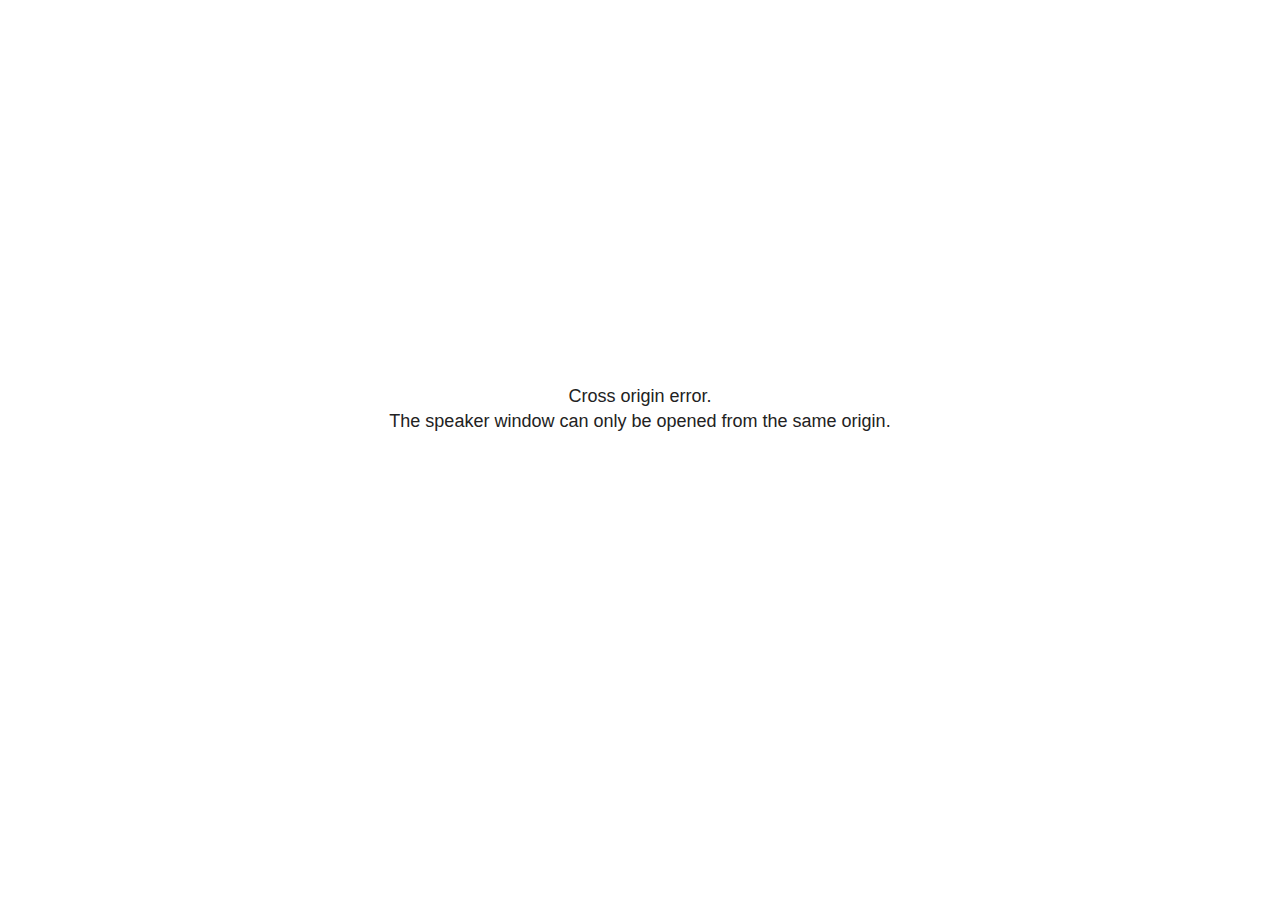
<file: docs/site_libs/revealjs/plugin/notes/speaker-view.html>
<!--
	NOTE: You need to build the notes plugin after making changes to this file.
-->
<html lang="en">
	<head>
		<meta charset="utf-8">

		<title>reveal.js - Speaker View</title>

		<style>
			body {
				font-family: Helvetica;
				font-size: 18px;
			}

			#current-slide,
			#upcoming-slide,
			#speaker-controls {
				padding: 6px;
				box-sizing: border-box;
				-moz-box-sizing: border-box;
			}

			#current-slide iframe,
			#upcoming-slide iframe {
				width: 100%;
				height: 100%;
				border: 1px solid #ddd;
			}

			#current-slide .label,
			#upcoming-slide .label {
				position: absolute;
				top: 10px;
				left: 10px;
				z-index: 2;
			}

			#connection-status {
				position: absolute;
				top: 0;
				left: 0;
				width: 100%;
				height: 100%;
				z-index: 20;
				padding: 30% 20% 20% 20%;
				font-size: 18px;
				color: #222;
				background: #fff;
				text-align: center;
				box-sizing: border-box;
				line-height: 1.4;
			}

			.overlay-element {
				height: 34px;
				line-height: 34px;
				padding: 0 10px;
				text-shadow: none;
				background: rgba( 220, 220, 220, 0.8 );
				color: #222;
				font-size: 14px;
			}

			.overlay-element.interactive:hover {
				background: rgba( 220, 220, 220, 1 );
			}

			#current-slide {
				position: absolute;
				width: 60%;
				height: 100%;
				top: 0;
				left: 0;
				padding-right: 0;
			}

			#upcoming-slide {
				position: absolute;
				width: 40%;
				height: 40%;
				right: 0;
				top: 0;
			}

			/* Speaker controls */
			#speaker-controls {
				position: absolute;
				top: 40%;
				right: 0;
				width: 40%;
				height: 60%;
				overflow: auto;
				font-size: 18px;
			}

				.speaker-controls-time.hidden,
				.speaker-controls-notes.hidden {
					display: none;
				}

				.speaker-controls-time .label,
				.speaker-controls-pace .label,
				.speaker-controls-notes .label {
					text-transform: uppercase;
					font-weight: normal;
					font-size: 0.66em;
					color: #666;
					margin: 0;
				}

				.speaker-controls-time, .speaker-controls-pace {
					border-bottom: 1px solid rgba( 200, 200, 200, 0.5 );
					margin-bottom: 10px;
					padding: 10px 16px;
					padding-bottom: 20px;
					cursor: pointer;
				}

				.speaker-controls-time .reset-button {
					opacity: 0;
					float: right;
					color: #666;
					text-decoration: none;
				}
				.speaker-controls-time:hover .reset-button {
					opacity: 1;
				}

				.speaker-controls-time .timer,
				.speaker-controls-time .clock {
					width: 50%;
				}

				.speaker-controls-time .timer,
				.speaker-controls-time .clock,
				.speaker-controls-time .pacing .hours-value,
				.speaker-controls-time .pacing .minutes-value,
				.speaker-controls-time .pacing .seconds-value {
					font-size: 1.9em;
				}

				.speaker-controls-time .timer {
					float: left;
				}

				.speaker-controls-time .clock {
					float: right;
					text-align: right;
				}

				.speaker-controls-time span.mute {
					opacity: 0.3;
				}

				.speaker-controls-time .pacing-title {
					margin-top: 5px;
				}

				.speaker-controls-time .pacing.ahead {
					color: blue;
				}

				.speaker-controls-time .pacing.on-track {
					color: green;
				}

				.speaker-controls-time .pacing.behind {
					color: red;
				}

				.speaker-controls-notes {
					padding: 10px 16px;
				}

				.speaker-controls-notes .value {
					margin-top: 5px;
					line-height: 1.4;
					font-size: 1.2em;
				}

			/* Layout selector */
			#speaker-layout {
				position: absolute;
				top: 10px;
				right: 10px;
				color: #222;
				z-index: 10;
			}
				#speaker-layout select {
					position: absolute;
					width: 100%;
					height: 100%;
					top: 0;
					left: 0;
					border: 0;
					box-shadow: 0;
					cursor: pointer;
					opacity: 0;

					font-size: 1em;
					background-color: transparent;

					-moz-appearance: none;
					-webkit-appearance: none;
					-webkit-tap-highlight-color: rgba(0, 0, 0, 0);
				}

				#speaker-layout select:focus {
					outline: none;
					box-shadow: none;
				}

			.clear {
				clear: both;
			}

			/* Speaker layout: Wide */
			body[data-speaker-layout="wide"] #current-slide,
			body[data-speaker-layout="wide"] #upcoming-slide {
				width: 50%;
				height: 45%;
				padding: 6px;
			}

			body[data-speaker-layout="wide"] #current-slide {
				top: 0;
				left: 0;
			}

			body[data-speaker-layout="wide"] #upcoming-slide {
				top: 0;
				left: 50%;
			}

			body[data-speaker-layout="wide"] #speaker-controls {
				top: 45%;
				left: 0;
				width: 100%;
				height: 50%;
				font-size: 1.25em;
			}

			/* Speaker layout: Tall */
			body[data-speaker-layout="tall"] #current-slide,
			body[data-speaker-layout="tall"] #upcoming-slide {
				width: 45%;
				height: 50%;
				padding: 6px;
			}

			body[data-speaker-layout="tall"] #current-slide {
				top: 0;
				left: 0;
			}

			body[data-speaker-layout="tall"] #upcoming-slide {
				top: 50%;
				left: 0;
			}

			body[data-speaker-layout="tall"] #speaker-controls {
				padding-top: 40px;
				top: 0;
				left: 45%;
				width: 55%;
				height: 100%;
				font-size: 1.25em;
			}

			/* Speaker layout: Notes only */
			body[data-speaker-layout="notes-only"] #current-slide,
			body[data-speaker-layout="notes-only"] #upcoming-slide {
				display: none;
			}

			body[data-speaker-layout="notes-only"] #speaker-controls {
				padding-top: 40px;
				top: 0;
				left: 0;
				width: 100%;
				height: 100%;
				font-size: 1.25em;
			}

			@media screen and (max-width: 1080px) {
				body[data-speaker-layout="default"] #speaker-controls {
					font-size: 16px;
				}
			}

			@media screen and (max-width: 900px) {
				body[data-speaker-layout="default"] #speaker-controls {
					font-size: 14px;
				}
			}

			@media screen and (max-width: 800px) {
				body[data-speaker-layout="default"] #speaker-controls {
					font-size: 12px;
				}
			}

		</style>
	</head>

	<body>

		<div id="connection-status">Loading speaker view...</div>

		<div id="current-slide"></div>
		<div id="upcoming-slide"><span class="overlay-element label">Upcoming</span></div>
		<div id="speaker-controls">
			<div class="speaker-controls-time">
				<h4 class="label">Time <span class="reset-button">Click to Reset</span></h4>
				<div class="clock">
					<span class="clock-value">0:00 AM</span>
				</div>
				<div class="timer">
					<span class="hours-value">00</span><span class="minutes-value">:00</span><span class="seconds-value">:00</span>
				</div>
				<div class="clear"></div>

				<h4 class="label pacing-title" style="display: none">Pacing – Time to finish current slide</h4>
				<div class="pacing" style="display: none">
					<span class="hours-value">00</span><span class="minutes-value">:00</span><span class="seconds-value">:00</span>
				</div>
			</div>

			<div class="speaker-controls-notes hidden">
				<h4 class="label">Notes</h4>
				<div class="value"></div>
			</div>
		</div>
		<div id="speaker-layout" class="overlay-element interactive">
			<span class="speaker-layout-label"></span>
			<select class="speaker-layout-dropdown"></select>
		</div>

		<script>

			(function() {

				var notes,
					notesValue,
					currentState,
					currentSlide,
					upcomingSlide,
					layoutLabel,
					layoutDropdown,
					pendingCalls = {},
					lastRevealApiCallId = 0,
					connected = false

				var connectionStatus = document.querySelector( '#connection-status' );

				var SPEAKER_LAYOUTS = {
					'default': 'Default',
					'wide': 'Wide',
					'tall': 'Tall',
					'notes-only': 'Notes only'
				};

				setupLayout();

				let openerOrigin;

				try {
					openerOrigin = window.opener.location.origin;
				}
				catch ( error ) { console.warn( error ) }

				// In order to prevent XSS, the speaker view will only run if its
				// opener has the same origin as itself
				if( window.location.origin !== openerOrigin ) {
					connectionStatus.innerHTML = 'Cross origin error.<br>The speaker window can only be opened from the same origin.';
					return;
				}

				var connectionTimeout = setTimeout( function() {
					connectionStatus.innerHTML = 'Error connecting to main window.<br>Please try closing and reopening the speaker view.';
				}, 5000 );

				window.addEventListener( 'message', function( event ) {

					// Validate the origin of all messages to avoid parsing messages
					// that aren't meant for us. Ignore when running off file:// so
					// that the speaker view continues to work without a web server.
					if( window.location.origin !== event.origin && window.location.origin !== 'file://' ) {
						return
					}

					clearTimeout( connectionTimeout );
					connectionStatus.style.display = 'none';

					var data = JSON.parse( event.data );

					// The overview mode is only useful to the reveal.js instance
					// where navigation occurs so we don't sync it
					if( data.state ) delete data.state.overview;

					// Messages sent by the notes plugin inside of the main window
					if( data && data.namespace === 'reveal-notes' ) {
						if( data.type === 'connect' ) {
							handleConnectMessage( data );
						}
						else if( data.type === 'state' ) {
							handleStateMessage( data );
						}
						else if( data.type === 'return' ) {
							pendingCalls[data.callId](data.result);
							delete pendingCalls[data.callId];
						}
					}
					// Messages sent by the reveal.js inside of the current slide preview
					else if( data && data.namespace === 'reveal' ) {
						if( /ready/.test( data.eventName ) ) {
							// Send a message back to notify that the handshake is complete
							window.opener.postMessage( JSON.stringify({ namespace: 'reveal-notes', type: 'connected'} ), '*' );
						}
						else if( /slidechanged|fragmentshown|fragmenthidden|paused|resumed/.test( data.eventName ) && currentState !== JSON.stringify( data.state ) ) {

							dispatchStateToMainWindow( data.state );

						}
					}

				} );

				/**
				 * Updates the presentation in the main window to match the state
				 * of the presentation in the notes window.
				 */
				const dispatchStateToMainWindow = debounce(( state ) => {
					window.opener.postMessage( JSON.stringify({ method: 'setState', args: [ state ]} ), '*' );
				}, 500);

				/**
				 * Asynchronously calls the Reveal.js API of the main frame.
				 */
				function callRevealApi( methodName, methodArguments, callback ) {

					var callId = ++lastRevealApiCallId;
					pendingCalls[callId] = callback;
					window.opener.postMessage( JSON.stringify( {
						namespace: 'reveal-notes',
						type: 'call',
						callId: callId,
						methodName: methodName,
						arguments: methodArguments
					} ), '*' );

				}

				/**
				 * Called when the main window is trying to establish a
				 * connection.
				 */
				function handleConnectMessage( data ) {

					if( connected === false ) {
						connected = true;

						setupIframes( data );
						setupKeyboard();
						setupNotes();
						setupTimer();
						setupHeartbeat();
					}

				}

				/**
				 * Called when the main window sends an updated state.
				 */
				function handleStateMessage( data ) {

					// Store the most recently set state to avoid circular loops
					// applying the same state
					currentState = JSON.stringify( data.state );

					// No need for updating the notes in case of fragment changes
					if ( data.notes ) {
						notes.classList.remove( 'hidden' );
						notesValue.style.whiteSpace = data.whitespace;
						if( data.markdown ) {
							notesValue.innerHTML = marked( data.notes );
						}
						else {
							notesValue.innerHTML = data.notes;
						}
					}
					else {
						notes.classList.add( 'hidden' );
					}

					// Update the note slides
					currentSlide.contentWindow.postMessage( JSON.stringify({ method: 'setState', args: [ data.state ] }), '*' );
					upcomingSlide.contentWindow.postMessage( JSON.stringify({ method: 'setState', args: [ data.state ] }), '*' );
					upcomingSlide.contentWindow.postMessage( JSON.stringify({ method: 'next' }), '*' );

				}

				// Limit to max one state update per X ms
				handleStateMessage = debounce( handleStateMessage, 200 );

				/**
				 * Forward keyboard events to the current slide window.
				 * This enables keyboard events to work even if focus
				 * isn't set on the current slide iframe.
				 *
				 * Block F5 default handling, it reloads and disconnects
				 * the speaker notes window.
				 */
				function setupKeyboard() {

					document.addEventListener( 'keydown', function( event ) {
						if( event.keyCode === 116 || ( event.metaKey && event.keyCode === 82 ) ) {
							event.preventDefault();
							return false;
						}
						currentSlide.contentWindow.postMessage( JSON.stringify({ method: 'triggerKey', args: [ event.keyCode ] }), '*' );
					} );

				}

				/**
				 * Creates the preview iframes.
				 */
				function setupIframes( data ) {

					var params = [
						'receiver',
						'progress=false',
						'history=false',
						'transition=none',
						'autoSlide=0',
						'backgroundTransition=none'
					].join( '&' );

					var urlSeparator = /\?/.test(data.url) ? '&' : '?';
					var hash = '#/' + data.state.indexh + '/' + data.state.indexv;
					var currentURL = data.url + urlSeparator + params + '&scrollActivationWidth=false&postMessageEvents=true' + hash;
					var upcomingURL = data.url + urlSeparator + params + '&scrollActivationWidth=false&controls=false' + hash;

					currentSlide = document.createElement( 'iframe' );
					currentSlide.setAttribute( 'width', 1280 );
					currentSlide.setAttribute( 'height', 1024 );
					currentSlide.setAttribute( 'src', currentURL );
					document.querySelector( '#current-slide' ).appendChild( currentSlide );

					upcomingSlide = document.createElement( 'iframe' );
					upcomingSlide.setAttribute( 'width', 640 );
					upcomingSlide.setAttribute( 'height', 512 );
					upcomingSlide.setAttribute( 'src', upcomingURL );
					document.querySelector( '#upcoming-slide' ).appendChild( upcomingSlide );

				}

				/**
				 * Setup the notes UI.
				 */
				function setupNotes() {

					notes = document.querySelector( '.speaker-controls-notes' );
					notesValue = document.querySelector( '.speaker-controls-notes .value' );

				}

				/**
				 * We send out a heartbeat at all times to ensure we can
				 * reconnect with the main presentation window after reloads.
				 */
				function setupHeartbeat() {

					setInterval( () => {
						window.opener.postMessage( JSON.stringify({ namespace: 'reveal-notes', type: 'heartbeat'} ), '*' );
					}, 1000 );

				}

				function getTimings( callback ) {

					callRevealApi( 'getSlidesAttributes', [], function ( slideAttributes ) {
						callRevealApi( 'getConfig', [], function ( config ) {
							var totalTime = config.totalTime;
							var minTimePerSlide = config.minimumTimePerSlide || 0;
							var defaultTiming = config.defaultTiming;
							if ((defaultTiming == null) && (totalTime == null)) {
								callback(null);
								return;
							}
							// Setting totalTime overrides defaultTiming
							if (totalTime) {
								defaultTiming = 0;
							}
							var timings = [];
							for ( var i in slideAttributes ) {
								var slide = slideAttributes[ i ];
								var timing = defaultTiming;
								if( slide.hasOwnProperty( 'data-timing' )) {
									var t = slide[ 'data-timing' ];
									timing = parseInt(t);
									if( isNaN(timing) ) {
										console.warn("Could not parse timing '" + t + "' of slide " + i + "; using default of " + defaultTiming);
										timing = defaultTiming;
									}
								}
								timings.push(timing);
							}
							if ( totalTime ) {
								// After we've allocated time to individual slides, we summarize it and
								// subtract it from the total time
								var remainingTime = totalTime - timings.reduce( function(a, b) { return a + b; }, 0 );
								// The remaining time is divided by the number of slides that have 0 seconds
								// allocated at the moment, giving the average time-per-slide on the remaining slides
								var remainingSlides = (timings.filter( function(x) { return x == 0 }) ).length
								var timePerSlide = Math.round( remainingTime / remainingSlides, 0 )
								// And now we replace every zero-value timing with that average
								timings = timings.map( function(x) { return (x==0 ? timePerSlide : x) } );
							}
							var slidesUnderMinimum = timings.filter( function(x) { return (x < minTimePerSlide) } ).length
							if ( slidesUnderMinimum ) {
								message = "The pacing time for " + slidesUnderMinimum + " slide(s) is under the configured minimum of " + minTimePerSlide + " seconds. Check the data-timing attribute on individual slides, or consider increasing the totalTime or minimumTimePerSlide configuration options (or removing some slides).";
								alert(message);
							}
							callback( timings );
						} );
					} );

				}

				/**
				 * Return the number of seconds allocated for presenting
				 * all slides up to and including this one.
				 */
				function getTimeAllocated( timings, callback ) {

					callRevealApi( 'getSlidePastCount', [], function ( currentSlide ) {
						var allocated = 0;
						for (var i in timings.slice(0, currentSlide + 1)) {
							allocated += timings[i];
						}
						callback( allocated );
					} );

				}

				/**
				 * Create the timer and clock and start updating them
				 * at an interval.
				 */
				function setupTimer() {

					var start = new Date(),
					timeEl = document.querySelector( '.speaker-controls-time' ),
					clockEl = timeEl.querySelector( '.clock-value' ),
					hoursEl = timeEl.querySelector( '.hours-value' ),
					minutesEl = timeEl.querySelector( '.minutes-value' ),
					secondsEl = timeEl.querySelector( '.seconds-value' ),
					pacingTitleEl = timeEl.querySelector( '.pacing-title' ),
					pacingEl = timeEl.querySelector( '.pacing' ),
					pacingHoursEl = pacingEl.querySelector( '.hours-value' ),
					pacingMinutesEl = pacingEl.querySelector( '.minutes-value' ),
					pacingSecondsEl = pacingEl.querySelector( '.seconds-value' );

					var timings = null;
					getTimings( function ( _timings ) {

						timings = _timings;
						if (_timings !== null) {
							pacingTitleEl.style.removeProperty('display');
							pacingEl.style.removeProperty('display');
						}

						// Update once directly
						_updateTimer();

						// Then update every second
						setInterval( _updateTimer, 1000 );

					} );


					function _resetTimer() {

						if (timings == null) {
							start = new Date();
							_updateTimer();
						}
						else {
							// Reset timer to beginning of current slide
							getTimeAllocated( timings, function ( slideEndTimingSeconds ) {
								var slideEndTiming = slideEndTimingSeconds * 1000;
								callRevealApi( 'getSlidePastCount', [], function ( currentSlide ) {
									var currentSlideTiming = timings[currentSlide] * 1000;
									var previousSlidesTiming = slideEndTiming - currentSlideTiming;
									var now = new Date();
									start = new Date(now.getTime() - previousSlidesTiming);
									_updateTimer();
								} );
							} );
						}

					}

					timeEl.addEventListener( 'click', function() {
						_resetTimer();
						return false;
					} );

					function _displayTime( hrEl, minEl, secEl, time) {

						var sign = Math.sign(time) == -1 ? "-" : "";
						time = Math.abs(Math.round(time / 1000));
						var seconds = time % 60;
						var minutes = Math.floor( time / 60 ) % 60 ;
						var hours = Math.floor( time / ( 60 * 60 )) ;
						hrEl.innerHTML = sign + zeroPadInteger( hours );
						if (hours == 0) {
							hrEl.classList.add( 'mute' );
						}
						else {
							hrEl.classList.remove( 'mute' );
						}
						minEl.innerHTML = ':' + zeroPadInteger( minutes );
						if (hours == 0 && minutes == 0) {
							minEl.classList.add( 'mute' );
						}
						else {
							minEl.classList.remove( 'mute' );
						}
						secEl.innerHTML = ':' + zeroPadInteger( seconds );
					}

					function _updateTimer() {

						var diff, hours, minutes, seconds,
						now = new Date();

						diff = now.getTime() - start.getTime();

						clockEl.innerHTML = now.toLocaleTimeString( 'en-US', { hour12: true, hour: '2-digit', minute:'2-digit' } );
						_displayTime( hoursEl, minutesEl, secondsEl, diff );
						if (timings !== null) {
							_updatePacing(diff);
						}

					}

					function _updatePacing(diff) {

						getTimeAllocated( timings, function ( slideEndTimingSeconds ) {
							var slideEndTiming = slideEndTimingSeconds * 1000;

							callRevealApi( 'getSlidePastCount', [], function ( currentSlide ) {
								var currentSlideTiming = timings[currentSlide] * 1000;
								var timeLeftCurrentSlide = slideEndTiming - diff;
								if (timeLeftCurrentSlide < 0) {
									pacingEl.className = 'pacing behind';
								}
								else if (timeLeftCurrentSlide < currentSlideTiming) {
									pacingEl.className = 'pacing on-track';
								}
								else {
									pacingEl.className = 'pacing ahead';
								}
								_displayTime( pacingHoursEl, pacingMinutesEl, pacingSecondsEl, timeLeftCurrentSlide );
							} );
						} );
					}

				}

				/**
				 * Sets up the speaker view layout and layout selector.
				 */
				function setupLayout() {

					layoutDropdown = document.querySelector( '.speaker-layout-dropdown' );
					layoutLabel = document.querySelector( '.speaker-layout-label' );

					// Render the list of available layouts
					for( var id in SPEAKER_LAYOUTS ) {
						var option = document.createElement( 'option' );
						option.setAttribute( 'value', id );
						option.textContent = SPEAKER_LAYOUTS[ id ];
						layoutDropdown.appendChild( option );
					}

					// Monitor the dropdown for changes
					layoutDropdown.addEventListener( 'change', function( event ) {

						setLayout( layoutDropdown.value );

					}, false );

					// Restore any currently persisted layout
					setLayout( getLayout() );

				}

				/**
				 * Sets a new speaker view layout. The layout is persisted
				 * in local storage.
				 */
				function setLayout( value ) {

					var title = SPEAKER_LAYOUTS[ value ];

					layoutLabel.innerHTML = 'Layout' + ( title ? ( ': ' + title ) : '' );
					layoutDropdown.value = value;

					document.body.setAttribute( 'data-speaker-layout', value );

					// Persist locally
					if( supportsLocalStorage() ) {
						window.localStorage.setItem( 'reveal-speaker-layout', value );
					}

				}

				/**
				 * Returns the ID of the most recently set speaker layout
				 * or our default layout if none has been set.
				 */
				function getLayout() {

					if( supportsLocalStorage() ) {
						var layout = window.localStorage.getItem( 'reveal-speaker-layout' );
						if( layout ) {
							return layout;
						}
					}

					// Default to the first record in the layouts hash
					for( var id in SPEAKER_LAYOUTS ) {
						return id;
					}

				}

				function supportsLocalStorage() {

					try {
						localStorage.setItem('test', 'test');
						localStorage.removeItem('test');
						return true;
					}
					catch( e ) {
						return false;
					}

				}

				function zeroPadInteger( num ) {

					var str = '00' + parseInt( num );
					return str.substring( str.length - 2 );

				}

				/**
				 * Limits the frequency at which a function can be called.
				 */
				function debounce( fn, ms ) {

					var lastTime = 0,
						timeout;

					return function() {

						var args = arguments;
						var context = this;

						clearTimeout( timeout );

						var timeSinceLastCall = Date.now() - lastTime;
						if( timeSinceLastCall > ms ) {
							fn.apply( context, args );
							lastTime = Date.now();
						}
						else {
							timeout = setTimeout( function() {
								fn.apply( context, args );
								lastTime = Date.now();
							}, ms - timeSinceLastCall );
						}

					}

				}

			})();

		</script>
	</body>
</html>
</file>
<file: docs/site_libs/quarto-html/tippy.css>
.tippy-box[data-animation=fade][data-state=hidden]{opacity:0}[data-tippy-root]{max-width:calc(100vw - 10px)}.tippy-box{position:relative;background-color:#333;color:#fff;border-radius:4px;font-size:14px;line-height:1.4;white-space:normal;outline:0;transition-property:transform,visibility,opacity}.tippy-box[data-placement^=top]>.tippy-arrow{bottom:0}.tippy-box[data-placement^=top]>.tippy-arrow:before{bottom:-7px;left:0;border-width:8px 8px 0;border-top-color:initial;transform-origin:center top}.tippy-box[data-placement^=bottom]>.tippy-arrow{top:0}.tippy-box[data-placement^=bottom]>.tippy-arrow:before{top:-7px;left:0;border-width:0 8px 8px;border-bottom-color:initial;transform-origin:center bottom}.tippy-box[data-placement^=left]>.tippy-arrow{right:0}.tippy-box[data-placement^=left]>.tippy-arrow:before{border-width:8px 0 8px 8px;border-left-color:initial;right:-7px;transform-origin:center left}.tippy-box[data-placement^=right]>.tippy-arrow{left:0}.tippy-box[data-placement^=right]>.tippy-arrow:before{left:-7px;border-width:8px 8px 8px 0;border-right-color:initial;transform-origin:center right}.tippy-box[data-inertia][data-state=visible]{transition-timing-function:cubic-bezier(.54,1.5,.38,1.11)}.tippy-arrow{width:16px;height:16px;color:#333}.tippy-arrow:before{content:"";position:absolute;border-color:transparent;border-style:solid}.tippy-content{position:relative;padding:5px 9px;z-index:1}
</file>
<file: docs/site_libs/quarto-html/quarto-syntax-highlighting-587c61ba64f3a5504c4d52d930310e48.css>
/* quarto syntax highlight colors */
:root {
  --quarto-hl-ot-color: #003B4F;
  --quarto-hl-at-color: #657422;
  --quarto-hl-ss-color: #20794D;
  --quarto-hl-an-color: #5E5E5E;
  --quarto-hl-fu-color: #4758AB;
  --quarto-hl-st-color: #20794D;
  --quarto-hl-cf-color: #003B4F;
  --quarto-hl-op-color: #5E5E5E;
  --quarto-hl-er-color: #AD0000;
  --quarto-hl-bn-color: #AD0000;
  --quarto-hl-al-color: #AD0000;
  --quarto-hl-va-color: #111111;
  --quarto-hl-bu-color: inherit;
  --quarto-hl-ex-color: inherit;
  --quarto-hl-pp-color: #AD0000;
  --quarto-hl-in-color: #5E5E5E;
  --quarto-hl-vs-color: #20794D;
  --quarto-hl-wa-color: #5E5E5E;
  --quarto-hl-do-color: #5E5E5E;
  --quarto-hl-im-color: #00769E;
  --quarto-hl-ch-color: #20794D;
  --quarto-hl-dt-color: #AD0000;
  --quarto-hl-fl-color: #AD0000;
  --quarto-hl-co-color: #5E5E5E;
  --quarto-hl-cv-color: #5E5E5E;
  --quarto-hl-cn-color: #8f5902;
  --quarto-hl-sc-color: #5E5E5E;
  --quarto-hl-dv-color: #AD0000;
  --quarto-hl-kw-color: #003B4F;
}

/* other quarto variables */
:root {
  --quarto-font-monospace: SFMono-Regular, Menlo, Monaco, Consolas, "Liberation Mono", "Courier New", monospace;
}

/* syntax highlight based on Pandoc's rules */
pre > code.sourceCode > span {
  color: #003B4F;
}

code.sourceCode > span {
  color: #003B4F;
}

div.sourceCode,
div.sourceCode pre.sourceCode {
  color: #003B4F;
}

/* Normal */
code span {
  color: #003B4F;
}

/* Alert */
code span.al {
  color: #AD0000;
  font-style: inherit;
}

/* Annotation */
code span.an {
  color: #5E5E5E;
  font-style: inherit;
}

/* Attribute */
code span.at {
  color: #657422;
  font-style: inherit;
}

/* BaseN */
code span.bn {
  color: #AD0000;
  font-style: inherit;
}

/* BuiltIn */
code span.bu {
  font-style: inherit;
}

/* ControlFlow */
code span.cf {
  color: #003B4F;
  font-weight: bold;
  font-style: inherit;
}

/* Char */
code span.ch {
  color: #20794D;
  font-style: inherit;
}

/* Constant */
code span.cn {
  color: #8f5902;
  font-style: inherit;
}

/* Comment */
code span.co {
  color: #5E5E5E;
  font-style: inherit;
}

/* CommentVar */
code span.cv {
  color: #5E5E5E;
  font-style: italic;
}

/* Documentation */
code span.do {
  color: #5E5E5E;
  font-style: italic;
}

/* DataType */
code span.dt {
  color: #AD0000;
  font-style: inherit;
}

/* DecVal */
code span.dv {
  color: #AD0000;
  font-style: inherit;
}

/* Error */
code span.er {
  color: #AD0000;
  font-style: inherit;
}

/* Extension */
code span.ex {
  font-style: inherit;
}

/* Float */
code span.fl {
  color: #AD0000;
  font-style: inherit;
}

/* Function */
code span.fu {
  color: #4758AB;
  font-style: inherit;
}

/* Import */
code span.im {
  color: #00769E;
  font-style: inherit;
}

/* Information */
code span.in {
  color: #5E5E5E;
  font-style: inherit;
}

/* Keyword */
code span.kw {
  color: #003B4F;
  font-weight: bold;
  font-style: inherit;
}

/* Operator */
code span.op {
  color: #5E5E5E;
  font-style: inherit;
}

/* Other */
code span.ot {
  color: #003B4F;
  font-style: inherit;
}

/* Preprocessor */
code span.pp {
  color: #AD0000;
  font-style: inherit;
}

/* SpecialChar */
code span.sc {
  color: #5E5E5E;
  font-style: inherit;
}

/* SpecialString */
code span.ss {
  color: #20794D;
  font-style: inherit;
}

/* String */
code span.st {
  color: #20794D;
  font-style: inherit;
}

/* Variable */
code span.va {
  color: #111111;
  font-style: inherit;
}

/* VerbatimString */
code span.vs {
  color: #20794D;
  font-style: inherit;
}

/* Warning */
code span.wa {
  color: #5E5E5E;
  font-style: italic;
}

.prevent-inlining {
  content: "</";
}

/*# sourceMappingURL=2dce1cc6c82594539e1579de68416b47.css.map */
</file>
<file: docs/thpe.css>
.red {
  color: red;
}
.blue {
  color: #006ab2;
}
.cyan {
  color: #009de0;
}
.gray {
  color: #717778;
}
.neongreen {
  color: #69af22;
}
.orange {
  color: #ee7f00;
}
.darkred {
  color: #93107d;
}


.smallfont {
  font-size: 70%;
  line-height: 160%;
}


.bigfont {
  font-size: 140%;
  line-height: 160%;
}

.hugefont {
  font-size: 200%;
  line-height: 180%;
}

.add-space{
  padding-right: 5%;
}

/* Title colors */
h1, h2, h3, h4, h5, h6 {
  color: #1560BD;
}
</file>
<file: docs/styles.css>
<style>
/* Style global pour RevealJS - marges du haut réduites au maximum */

/* Section principale */
.reveal .slides section {
    font-size: 0.9em;
    padding: 5px 20px 10px 20px; /* Haut réduit à 5px */
}

/* Titres principaux H1 */
.reveal .slides section h1 {
    font-size: 1.98em !important;
    font-weight: 700;
    margin: 0.1em 0 0.3em 0; /* Haut réduit à 0.1em */
    padding: 2px 0;
    color: #2c3e50;
    line-height: 1.1;
}

/* Sous-titres H2 */
.reveal .slides section h2 {
    font-size: 1.62em !important;
    font-weight: 600;
    margin: 0.05em 0 0.2em 0; /* Haut réduit à 0.05em */
    padding: 1px 0;
    color: #34495e;
    line-height: 1.1;
}

/* Sous-sous-titres H3 */
.reveal .slides section h3 {
    font-size: 1.35em !important;
    font-weight: 500;
    margin: 0.02em 0 0.15em 0; /* Haut réduit à 0.02em */
    padding: 1px 0;
    color: #5d6d7e;
    line-height: 1.1;
}

/* Paragraphes et texte standard */
.reveal .slides section p {
    font-size: 0.99em;
    line-height: 1.2;
    margin: 0.1em 0 0.3em 0; /* Haut réduit à 0.1em */
    padding: 1px 0;
    color: #2c3e50;
}

/* Listes */
.reveal .slides section ul,
.reveal .slides section ol {
    margin: 0.1em 0 0.3em 0; /* Haut réduit à 0.1em */
    padding-left: 1em;
}

.reveal .slides section ul li,
.reveal .slides section ol li {
    font-size: 0.9em;
    line-height: 1.1;
    margin: 0.05em 0 0.1em 0; /* Haut réduit à 0.05em */
    padding: 0;
}

/* Textes mathématiques - Formules */
.reveal .slides section .math {
    font-size: 1.0em;
    color: #c0392b;
    margin: 0.1em 0; /* Haut réduit à 0.1em */
    padding: 0;
}

/* Équations mathématiques en display */
.reveal .slides section .math.display {
    font-size: 0.8em;
    margin: 0.15em 0; /* Haut réduit à 0.15em */
    padding: 0;
    line-height: 1;
}

/* Code blocks */
.reveal .slides section pre {
    margin: 0.2em 0 0.4em 0; /* Haut réduit à 0.2em */
    padding: 5px 10px;
}

/* Conteneurs de code WebR */
.reveal .slides section .cell {
    font-size: 0.855em;
    margin: 0.2em 0 0.4em 0; /* Haut réduit à 0.2em */
    padding: 2px 0;
}

/* Sorties de code */
.reveal .slides section .cell-output {
    font-size: 0.81em;
    line-height: 1.1;
    margin: 0.1em 0 0.3em 0; /* Haut réduit à 0.1em */
    padding: 4px 6px;
}

/* Supprimer les marges du haut pour les premiers éléments */
.reveal .slides section > *:first-child {
    margin-top: 0 !important;
    padding-top: 0 !important;
}
</style>
</file>
<file: docs/site_libs/htmltools-fill-0.5.8.1/fill.css>
@layer htmltools {
  .html-fill-container {
    display: flex;
    flex-direction: column;
    /* Prevent the container from expanding vertically or horizontally beyond its
    parent's constraints. */
    min-height: 0;
    min-width: 0;
  }
  .html-fill-container > .html-fill-item {
    /* Fill items can grow and shrink freely within
    available vertical space in fillable container */
    flex: 1 1 auto;
    min-height: 0;
    min-width: 0;
  }
  .html-fill-container > :not(.html-fill-item) {
    /* Prevent shrinking or growing of non-fill items */
    flex: 0 0 auto;
  }
}
</file>
<file: docs/site_libs/datatables-css-0.0.0/datatables-crosstalk.css>
.dt-crosstalk-fade {
  opacity: 0.2;
}

html body div.DTS div.dataTables_scrollBody {
  background: none;
}


/*
Fix https://github.com/rstudio/DT/issues/563
If the `table.display` is set to "block" (e.g., pkgdown), the browser will display
datatable objects strangely. The search panel and the page buttons will still be
in full-width but the table body will be "compact" and shorter.
In therory, having this attributes will affect `dom="t"`
with `display: block` users. But in reality, there should be no one.
We may remove the below lines in the future if the upstream agree to have this there.
See https://github.com/DataTables/DataTablesSrc/issues/160
*/

table.dataTable {
  display: table;
}


/*
When DTOutput(fill = TRUE), it receives a .html-fill-item class (via htmltools::bindFillRole()), which effectively amounts to `flex: 1 1 auto`. That's mostly fine, but the case where `fillContainer=TRUE`+`height:auto`+`flex-basis:auto` and the container (e.g., a bslib::card()) doesn't have a defined height is a bit problematic since the table wants to fit the parent but the parent wants to fit the table, which results pretty small table height (maybe because there is a minimum height somewhere?). It seems better in this case to impose a 400px height default for the table, which we can do by setting `flex-basis` to 400px (the table is still allowed to grow/shrink when the container has an opinionated height).
*/

.html-fill-container > .html-fill-item.datatables {
  flex-basis: 400px;
}
</file>
<file: docs/site_libs/plotly-htmlwidgets-css-2.11.1/plotly-htmlwidgets.css>
/*
just here so that plotly works
correctly with ioslides.
see https://github.com/ropensci/plotly/issues/463
*/

slide:not(.current) .plotly.html-widget{
  display: none;
}
</file>
<file: docs/site_libs/crosstalk-1.2.2/css/crosstalk.min.css>
.container-fluid.crosstalk-bscols{margin-left:-30px;margin-right:-30px;white-space:normal}body>.container-fluid.crosstalk-bscols{margin-left:auto;margin-right:auto}.crosstalk-input-checkboxgroup .crosstalk-options-group .crosstalk-options-column{display:inline-block;padding-right:12px;vertical-align:top}@media only screen and (max-width: 480px){.crosstalk-input-checkboxgroup .crosstalk-options-group .crosstalk-options-column{display:block;padding-right:inherit}}.crosstalk-input{margin-bottom:15px}.crosstalk-input .control-label{margin-bottom:0;vertical-align:middle}.crosstalk-input input[type="checkbox"]{margin:4px 0 0;margin-top:1px;line-height:normal}.crosstalk-input .checkbox{position:relative;display:block;margin-top:10px;margin-bottom:10px}.crosstalk-input .checkbox>label{padding-left:20px;margin-bottom:0;font-weight:400;cursor:pointer}.crosstalk-input .checkbox input[type="checkbox"],.crosstalk-input .checkbox-inline input[type="checkbox"]{position:absolute;margin-top:2px;margin-left:-20px}.crosstalk-input .checkbox+.checkbox{margin-top:-5px}.crosstalk-input .checkbox-inline{position:relative;display:inline-block;padding-left:20px;margin-bottom:0;font-weight:400;vertical-align:middle;cursor:pointer}.crosstalk-input .checkbox-inline+.checkbox-inline{margin-top:0;margin-left:10px}
</file>
